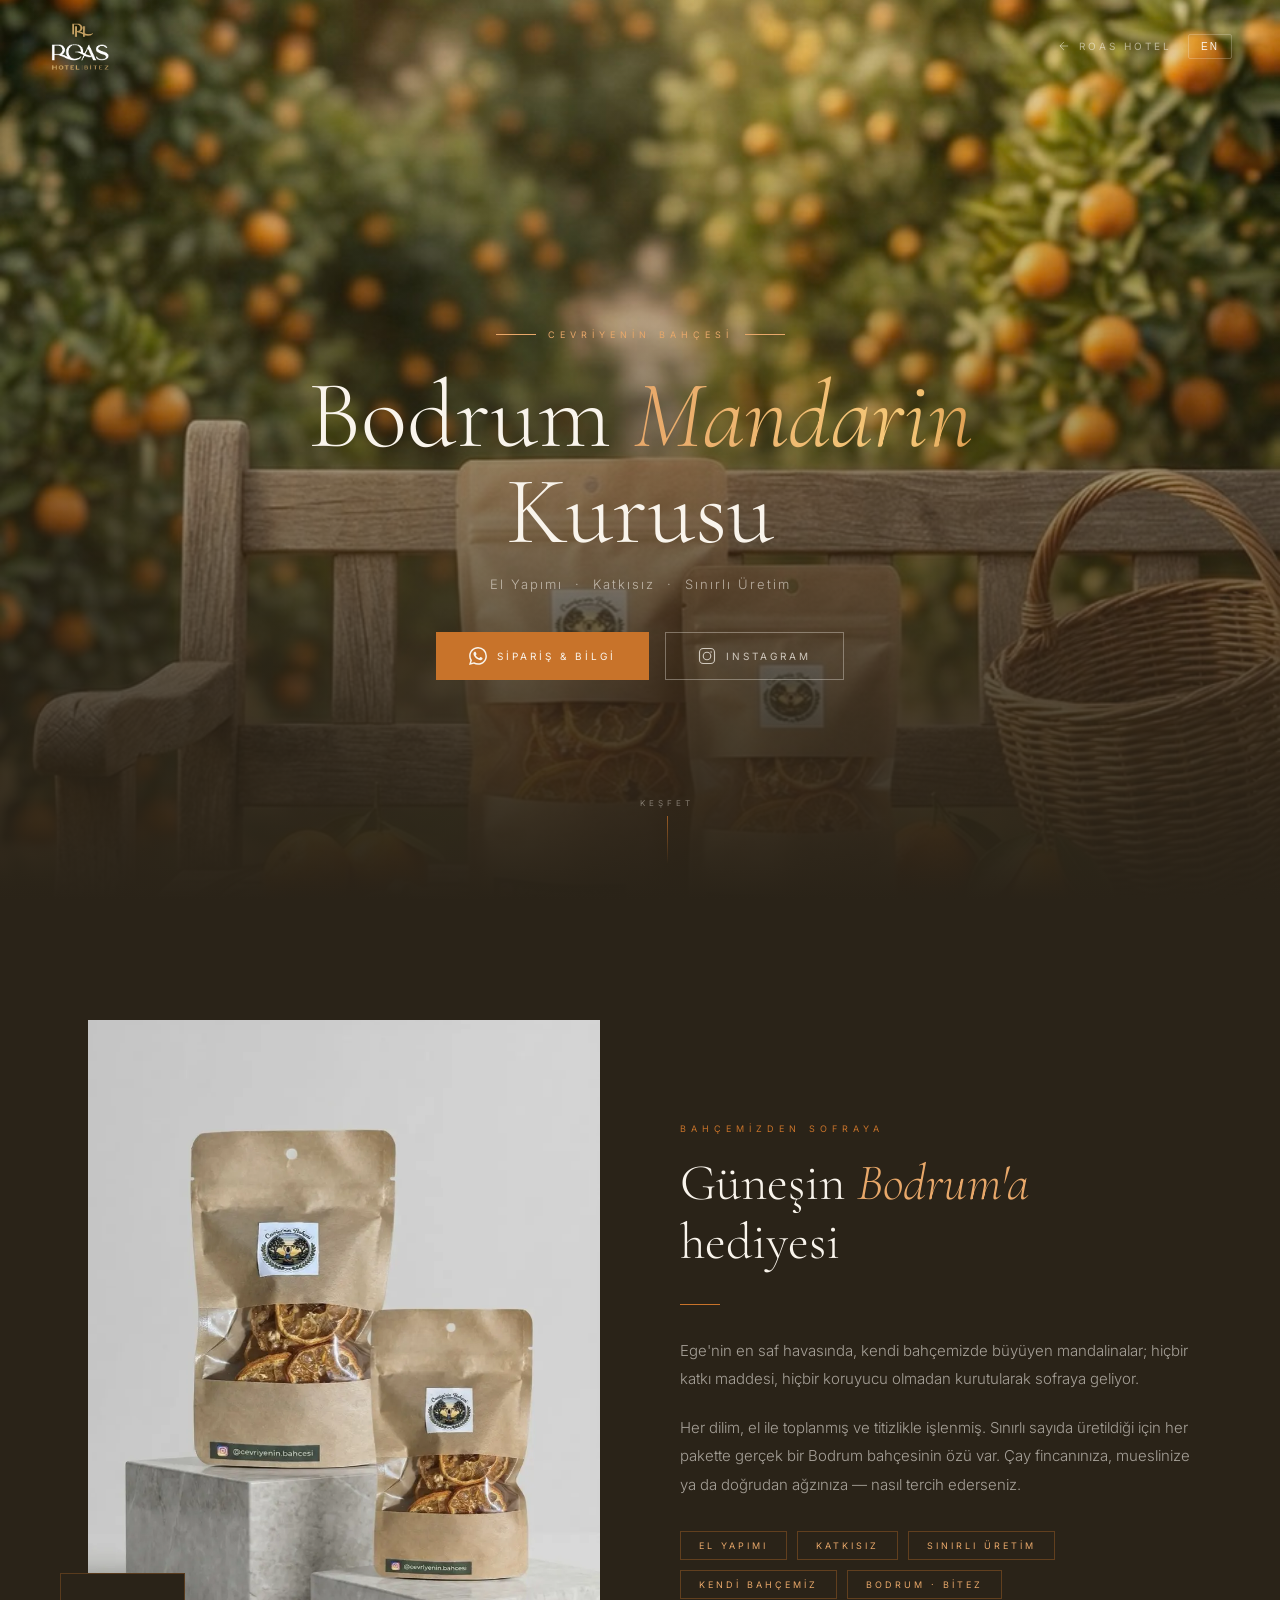
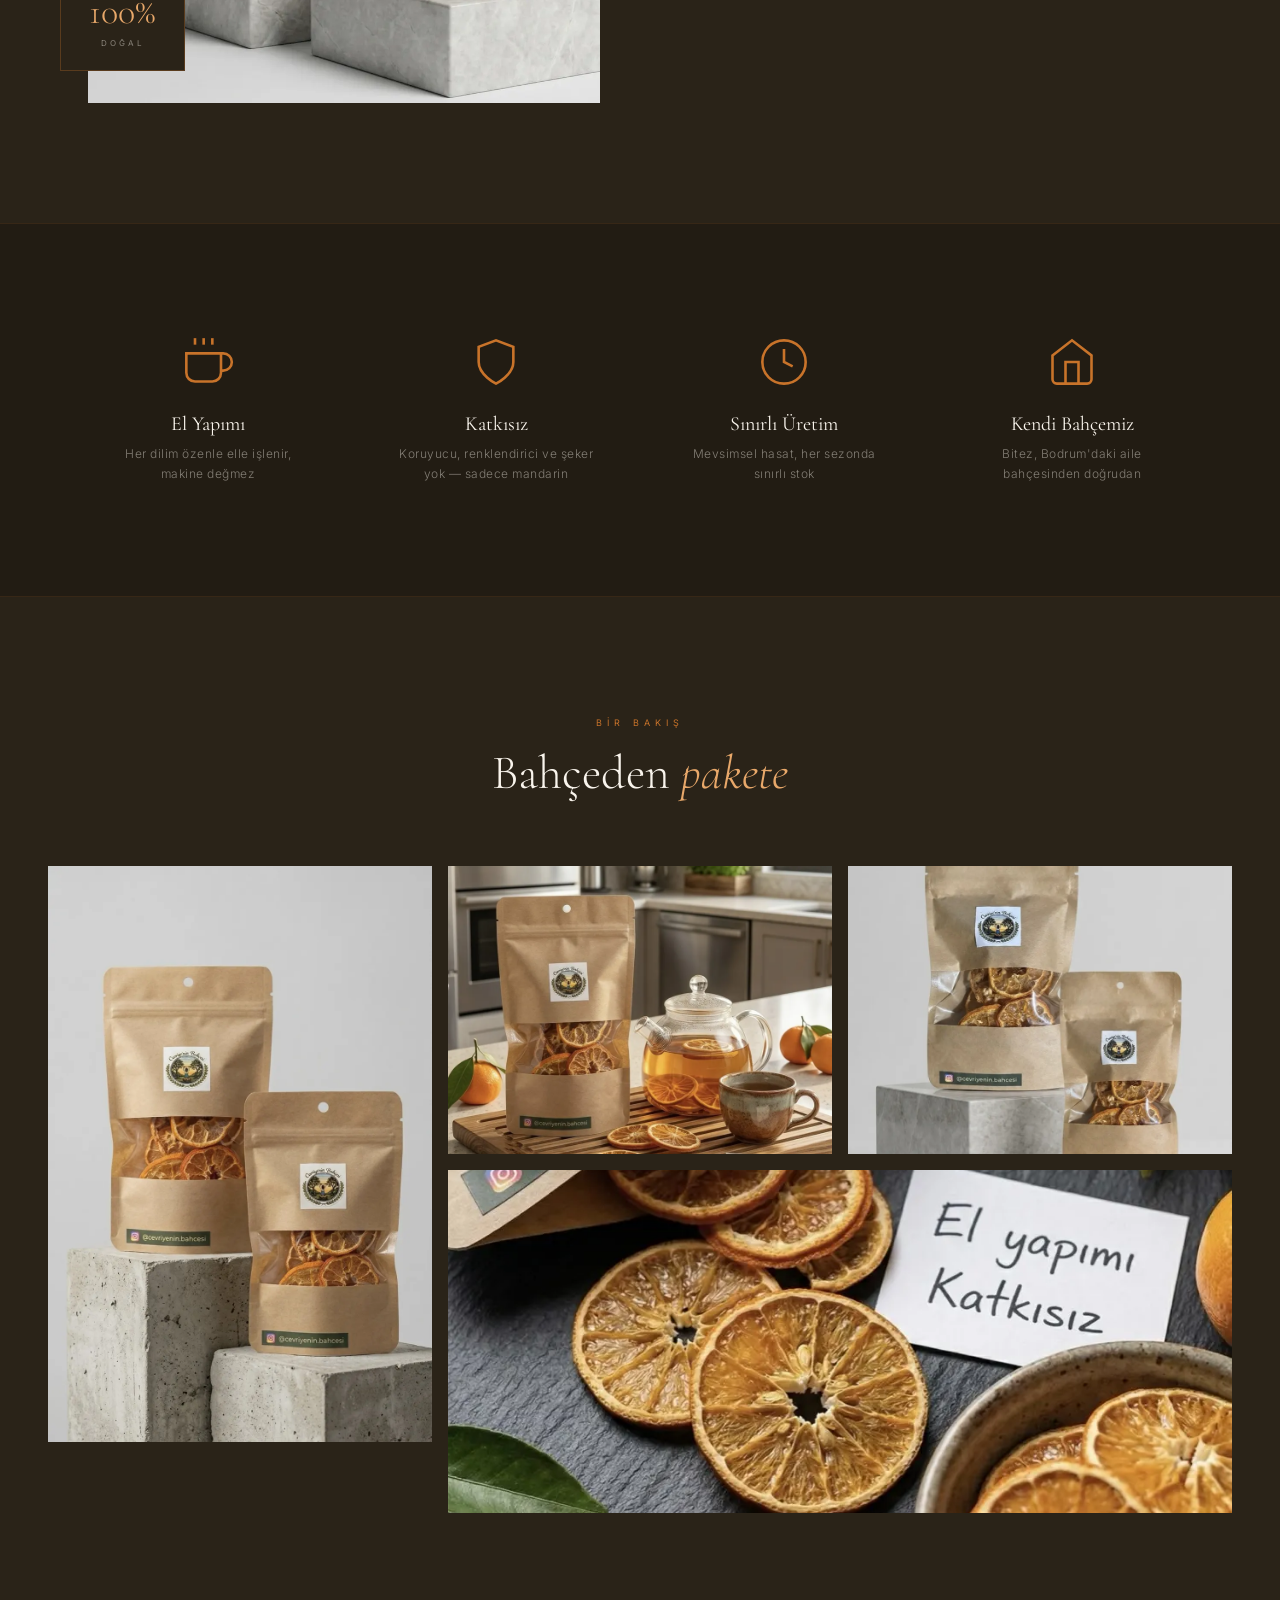
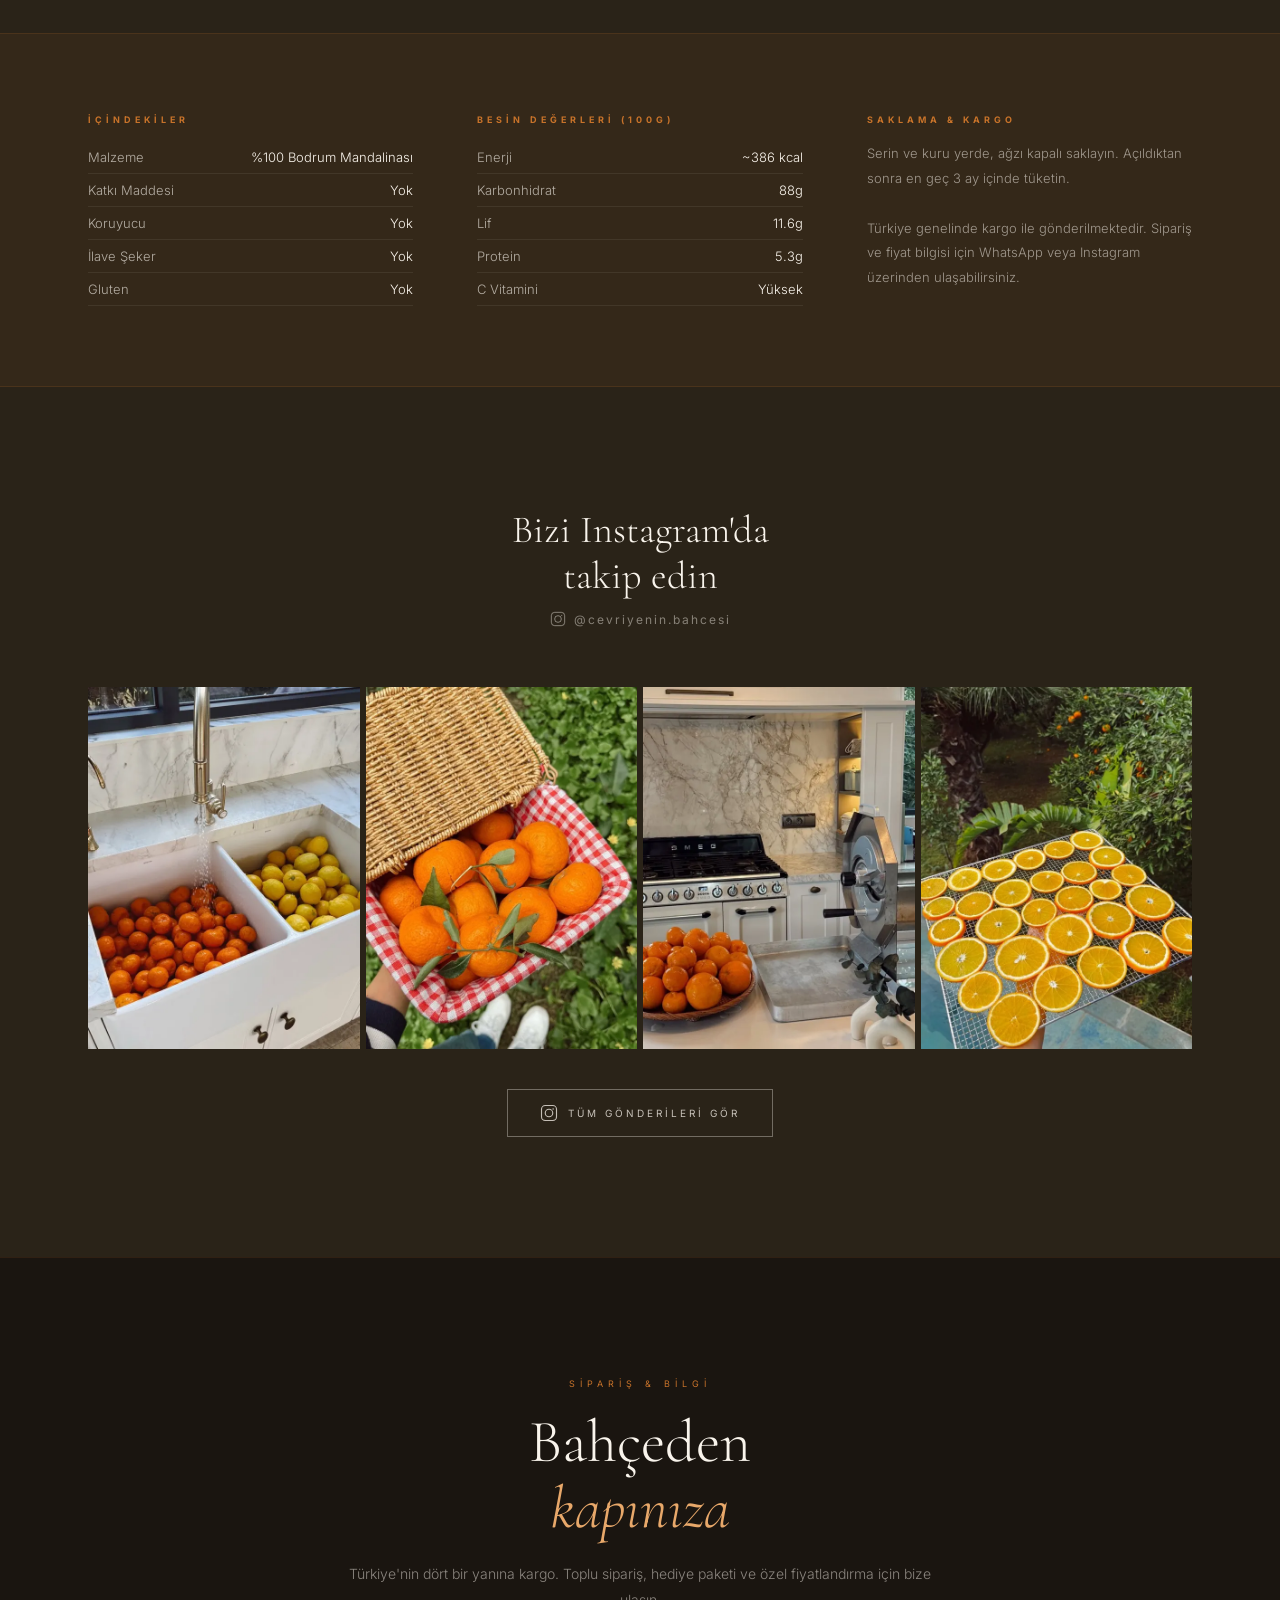
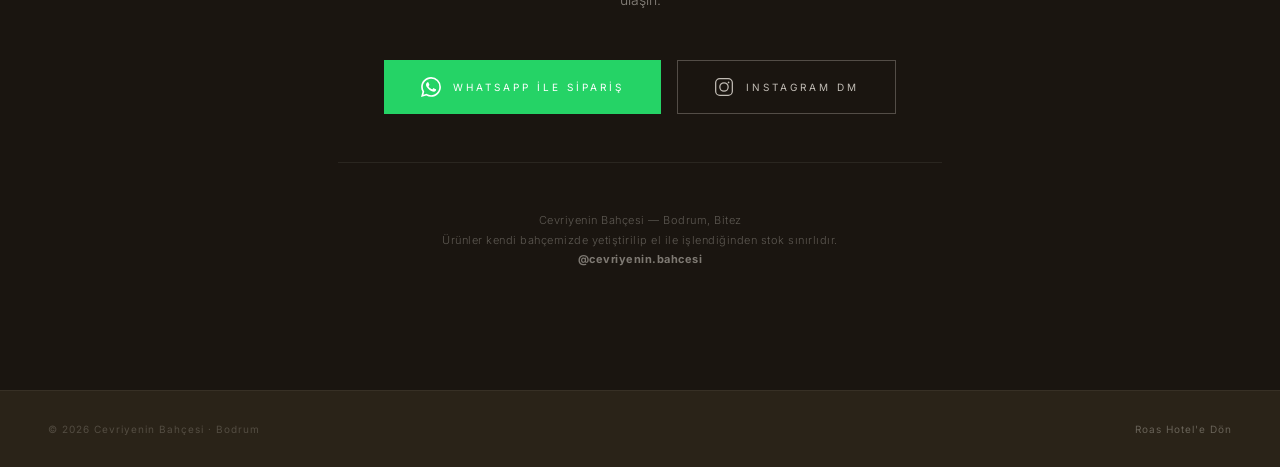
<file: bahcemizden.html>
<!DOCTYPE html>
<html lang="tr">
<head>
  <meta charset="UTF-8" />
  <meta name="viewport" content="width=device-width, initial-scale=1.0" />
  <title>Bahçemizden – Cevriyenin Bahçesi · Bodrum Mandarin Kurusu</title>
  <meta name="description" content="Bodrum'un güneşinde yetişen, el ile toplanan mandalinalardan yapılan doğal, katkısız kurutulmuş mandarin. Cevriyenin Bahçesi." />

  <link rel="icon" type="image/png" href="logoroas.png" />
  <link rel="preconnect" href="https://fonts.googleapis.com" />
  <link rel="preconnect" href="https://fonts.gstatic.com" crossorigin />
  <link href="https://fonts.googleapis.com/css2?family=Cormorant+Garamond:ital,wght@0,300;0,400;0,500;0,600;1,300;1,400&family=Inter:wght@300;400;500&display=swap" rel="stylesheet" />

  <link rel="stylesheet" href="css/base.css" />
  <link rel="stylesheet" href="css/animations.css" />
  <link rel="stylesheet" href="css/components.css" />

  <style>
    /* ── Bahçemizden overrides ── */

    :root {
      --mandarin: #c8732a;
      --mandarin-light: #e8a86a;
      --sage: #4a5c3a;
      --sage-light: #7a9462;
      --earth: #2a2318;
      --parchment: #f9f4ec;
    }

    body {
      background: var(--earth);
    }

    /* ── Minimal nav for this page ── */
    .b-nav {
      position: fixed;
      top: 0; left: 0; right: 0;
      z-index: 1000;
      padding: 20px 48px;
      display: flex;
      align-items: center;
      justify-content: space-between;
      transition: all 0.5s ease;
    }
    .b-nav.scrolled {
      background: rgba(42, 35, 24, 0.96);
      backdrop-filter: blur(20px);
      padding: 14px 48px;
      border-bottom: 1px solid rgba(200, 115, 42, 0.2);
    }
    .b-nav-logo {
      font-family: 'Cormorant Garamond', serif;
      font-size: 13px;
      font-weight: 400;
      letter-spacing: 3px;
      text-transform: uppercase;
      color: var(--parchment);
      text-decoration: none;
      display: flex;
      align-items: center;
      gap: 14px;
    }
    .b-nav-logo img {
      height: 52px;
      width: auto;
      object-fit: contain;
      filter: brightness(1.1);
    }
    .b-nav-back {
      font-size: 10px;
      letter-spacing: 3px;
      text-transform: uppercase;
      color: rgba(249, 244, 236, 0.55);
      text-decoration: none;
      display: flex;
      align-items: center;
      gap: 8px;
      transition: color 0.3s;
      white-space: nowrap;
    }
    .b-nav-back:hover { color: var(--mandarin-light); }
    .b-nav-back svg { width: 14px; height: 14px; flex-shrink: 0; }

    /* ── HERO ── */
    .b-hero {
      position: relative;
      height: 100vh;
      min-height: 680px;
      display: flex;
      align-items: flex-end;
      justify-content: center;
      overflow: hidden;
    }
    .b-hero-bg {
      position: absolute;
      inset: 0;
      background-image: url('mutfak/bahcede.jpg');
      background-size: cover;
      background-position: center 30%;
      animation: kenBurns 24s ease-in-out infinite alternate;
    }
    @keyframes kenBurns {
      from { transform: scale(1); }
      to   { transform: scale(1.06); }
    }
    .b-hero-overlay {
      position: absolute;
      inset: 0;
      background: linear-gradient(
        to bottom,
        rgba(42,35,24,0.1) 0%,
        rgba(42,35,24,0.3) 40%,
        rgba(42,35,24,0.82) 80%,
        rgba(42,35,24,1)   100%
      );
    }
    .b-hero-content {
      position: relative;
      z-index: 2;
      text-align: center;
      padding: 0 24px 100px;
      max-width: 900px;
    }
    .b-brand-badge {
      display: inline-flex;
      align-items: center;
      gap: 12px;
      margin-bottom: 28px;
      opacity: 0;
      animation: fadeUp 1s 0.3s forwards;
    }
    @keyframes fadeUp {
      from { opacity: 0; transform: translateY(20px); }
      to   { opacity: 1; transform: translateY(0); }
    }
    .b-brand-badge::before,
    .b-brand-badge::after {
      content: '';
      display: block;
      width: 40px;
      height: 1px;
      background: var(--mandarin-light);
    }
    .b-brand-badge span {
      font-size: 9px;
      letter-spacing: 5px;
      text-transform: uppercase;
      color: var(--mandarin-light);
    }
    .b-hero-title {
      font-family: 'Cormorant Garamond', serif;
      font-size: clamp(52px, 8vw, 96px);
      font-weight: 300;
      line-height: 1;
      color: var(--parchment);
      margin-bottom: 16px;
      opacity: 0;
      animation: fadeUp 1s 0.5s forwards;
    }
    .b-hero-title em {
      font-style: italic;
      background: linear-gradient(90deg, var(--mandarin-light) 0%, #f5c878 40%, var(--mandarin) 60%, var(--mandarin-light) 100%);
      background-size: 200% auto;
      -webkit-background-clip: text;
      -webkit-text-fill-color: transparent;
      background-clip: text;
      animation: shimmer 4s linear infinite;
    }
    @keyframes shimmer {
      0%   { background-position: -200% center; }
      100% { background-position:  200% center; }
    }
    .b-hero-sub {
      font-size: 13px;
      font-weight: 300;
      letter-spacing: 2px;
      color: rgba(249,244,236,0.6);
      margin-bottom: 40px;
      opacity: 0;
      animation: fadeUp 1s 0.7s forwards;
    }
    .b-hero-cta {
      display: inline-flex;
      gap: 16px;
      flex-wrap: wrap;
      justify-content: center;
      opacity: 0;
      animation: fadeUp 1s 0.9s forwards;
    }
    .b-btn-primary {
      display: inline-flex;
      align-items: center;
      gap: 10px;
      padding: 14px 32px;
      background: var(--mandarin);
      color: var(--parchment);
      font-size: 10px;
      letter-spacing: 3px;
      text-transform: uppercase;
      text-decoration: none;
      transition: all 0.35s ease;
      border: 1px solid var(--mandarin);
    }
    .b-btn-primary:hover {
      background: transparent;
      color: var(--mandarin-light);
    }
    .b-btn-outline {
      display: inline-flex;
      align-items: center;
      gap: 10px;
      padding: 14px 32px;
      border: 1px solid rgba(249,244,236,0.35);
      color: rgba(249,244,236,0.75);
      font-size: 10px;
      letter-spacing: 3px;
      text-transform: uppercase;
      text-decoration: none;
      transition: all 0.35s ease;
    }
    .b-btn-outline:hover {
      border-color: var(--mandarin-light);
      color: var(--mandarin-light);
    }
    .b-btn-primary svg,
    .b-btn-outline svg { width: 18px; height: 18px; }

    /* ── SCROLL INDICATOR ── */
    .b-scroll {
      position: absolute;
      bottom: 36px;
      left: 50%;
      transform: translateX(-50%);
      z-index: 2;
      display: flex;
      flex-direction: column;
      align-items: center;
      gap: 8px;
      opacity: 0;
      animation: fadeUp 1s 1.2s forwards;
    }
    .b-scroll span {
      font-size: 8px;
      letter-spacing: 4px;
      text-transform: uppercase;
      color: rgba(249,244,236,0.4);
    }
    .b-scroll-line {
      width: 1px;
      height: 48px;
      background: linear-gradient(to bottom, rgba(200,115,42,0.7), transparent);
      animation: scrollPulse 2s ease-in-out infinite;
    }
    @keyframes scrollPulse {
      0%, 100% { opacity: 0.4; transform: scaleY(1); }
      50%       { opacity: 1;   transform: scaleY(1.15); }
    }

    /* ── STORY ── */
    .b-story {
      padding: 120px 0;
      display: grid;
      grid-template-columns: 1fr 1fr;
      gap: 80px;
      align-items: center;
      max-width: 1200px;
      margin: 0 auto;
      padding-left: 48px;
      padding-right: 48px;
    }
    .b-story-img {
      position: relative;
      aspect-ratio: 3/4;
      overflow: visible;        /* badge taşabilsin */
    }
    .b-story-img-inner {
      width: 100%;
      height: 100%;
      overflow: hidden;         /* sadece fotoğrafı clip'le */
      position: relative;
    }
    .b-story-img img {
      width: 100%;
      height: 100%;
      object-fit: cover;
      object-position: center center;
      display: block;
      transition: transform 0.8s ease;
    }
    .b-story-img:hover img { transform: scale(1.03); }
    .b-story-img-badge {
      position: absolute;
      bottom: 32px;
      left: -28px;
      background: var(--earth);
      border: 1px solid rgba(200,115,42,0.3);
      padding: 20px 28px;
      text-align: center;
      z-index: 2;
    }
    .b-story-img-badge strong {
      display: block;
      font-family: 'Cormorant Garamond', serif;
      font-size: 36px;
      font-weight: 300;
      color: var(--mandarin-light);
      line-height: 1;
    }
    .b-story-img-badge span {
      font-size: 8px;
      letter-spacing: 3px;
      text-transform: uppercase;
      color: rgba(249,244,236,0.45);
    }
    .b-story-text {}
    .b-story-eyebrow {
      display: block;
      font-size: 9px;
      letter-spacing: 5px;
      text-transform: uppercase;
      color: var(--mandarin);
      margin-bottom: 20px;
    }
    .b-story-title {
      font-family: 'Cormorant Garamond', serif;
      font-size: clamp(36px, 4vw, 52px);
      font-weight: 300;
      color: var(--parchment);
      line-height: 1.15;
      margin-bottom: 28px;
    }
    .b-story-title em {
      font-style: italic;
      color: var(--mandarin-light);
    }
    .b-story-body {
      color: rgba(249,244,236,0.6);
      font-size: 15px;
      font-weight: 300;
      line-height: 1.9;
      margin-bottom: 20px;
    }
    .b-story-divider {
      width: 40px;
      height: 1px;
      background: var(--mandarin);
      margin: 32px 0;
    }
    .b-story-tags {
      display: flex;
      flex-wrap: wrap;
      gap: 10px;
      margin-top: 32px;
    }
    .b-tag {
      padding: 8px 18px;
      border: 1px solid rgba(200,115,42,0.35);
      font-size: 9px;
      letter-spacing: 3px;
      text-transform: uppercase;
      color: var(--mandarin-light);
    }

    /* ── FEATURES ── */
    .b-features {
      padding: 80px 0;
      background: rgba(0,0,0,0.2);
      border-top: 1px solid rgba(200,115,42,0.12);
      border-bottom: 1px solid rgba(200,115,42,0.12);
    }
    .b-features-inner {
      max-width: 1200px;
      margin: 0 auto;
      padding: 0 48px;
      display: grid;
      grid-template-columns: repeat(4, 1fr);
      gap: 48px;
    }
    .b-feature {
      text-align: center;
      padding: 32px 20px;
    }
    .b-feature-icon {
      width: 52px;
      height: 52px;
      margin: 0 auto 20px;
      color: var(--mandarin);
    }
    .b-feature h4 {
      font-family: 'Cormorant Garamond', serif;
      font-size: 20px;
      font-weight: 400;
      color: var(--parchment);
      margin-bottom: 8px;
    }
    .b-feature p {
      font-size: 12px;
      font-weight: 300;
      color: rgba(249,244,236,0.45);
      letter-spacing: 0.5px;
      line-height: 1.7;
    }

    /* Features slideshow — globally hidden, shown only on mobile */
    .b-features-slideshow { display: none !important; }
    .b-features-dots      { display: none !important; }

    /* ── GALLERY ── */
    .b-gallery {
      padding: 120px 0;
      max-width: 1400px;
      margin: 0 auto;
      padding-left: 48px;
      padding-right: 48px;
    }
    .b-gallery-header {
      text-align: center;
      margin-bottom: 64px;
    }
    .b-gallery-eyebrow {
      display: block;
      font-size: 9px;
      letter-spacing: 5px;
      text-transform: uppercase;
      color: var(--mandarin);
      margin-bottom: 16px;
    }
    .b-gallery-title {
      font-family: 'Cormorant Garamond', serif;
      font-size: clamp(32px, 4vw, 48px);
      font-weight: 300;
      color: var(--parchment);
    }
    .b-gallery-grid {
      display: grid;
      grid-template-columns: repeat(3, 1fr);
      grid-template-rows: auto;
      gap: 16px;
    }
    .b-gallery-item {
      overflow: hidden;
      position: relative;
      cursor: pointer;
    }
    .b-gallery-item img {
      width: 100%;
      height: 100%;
      object-fit: cover;
      display: block;
      transition: transform 0.7s cubic-bezier(0.25,0.46,0.45,0.94);
    }
    .b-gallery-item:hover img { transform: scale(1.05); }
    .b-gallery-item:nth-child(1) { grid-column: 1 / 2; grid-row: 1 / 3; aspect-ratio: 2/3; }
    .b-gallery-item:nth-child(2) { grid-column: 2 / 3; aspect-ratio: 4/3; }
    .b-gallery-item:nth-child(3) { grid-column: 3 / 4; aspect-ratio: 4/3; }
    .b-gallery-item:nth-child(4) { grid-column: 2 / 4; aspect-ratio: 16/7; }
    .b-gallery-mobile { display: none; }

    /* ── USAGE ── */
    .b-usage {
      padding: 120px 0;
      max-width: 1200px;
      margin: 0 auto;
      padding-left: 48px;
      padding-right: 48px;
    }
    .b-usage-header {
      display: grid;
      grid-template-columns: 1fr 1fr;
      gap: 80px;
      align-items: end;
      margin-bottom: 64px;
    }
    .b-usage-title {
      font-family: 'Cormorant Garamond', serif;
      font-size: clamp(32px, 4vw, 52px);
      font-weight: 300;
      color: var(--parchment);
      line-height: 1.15;
    }
    .b-usage-title em { font-style: italic; color: var(--mandarin-light); }
    .b-usage-desc {
      font-size: 14px;
      font-weight: 300;
      color: rgba(249,244,236,0.55);
      line-height: 1.9;
    }
    .b-usage-cards {
      display: grid;
      grid-template-columns: repeat(4, 1fr);
      gap: 2px;
    }
    .b-usage-card {
      padding: 40px 28px;
      background: rgba(255,255,255,0.03);
      border: 1px solid rgba(200,115,42,0.1);
      transition: all 0.35s ease;
      position: relative;
      overflow: hidden;
    }
    .b-usage-card::before {
      content: '';
      position: absolute;
      bottom: 0; left: 0; right: 0;
      height: 2px;
      background: var(--mandarin);
      transform: scaleX(0);
      transition: transform 0.35s ease;
    }
    .b-usage-card:hover { background: rgba(200,115,42,0.06); }
    .b-usage-card:hover::before { transform: scaleX(1); }
    .b-usage-card-num {
      font-family: 'Cormorant Garamond', serif;
      font-size: 48px;
      font-weight: 300;
      color: rgba(200,115,42,0.2);
      line-height: 1;
      margin-bottom: 16px;
    }
    .b-usage-card h4 {
      font-family: 'Cormorant Garamond', serif;
      font-size: 22px;
      font-weight: 400;
      color: var(--parchment);
      margin-bottom: 10px;
    }
    .b-usage-card p {
      font-size: 12px;
      font-weight: 300;
      color: rgba(249,244,236,0.45);
      line-height: 1.8;
    }

    /* ── INFO STRIP ── */
    .b-info {
      padding: 80px 0;
      background: rgba(200,115,42,0.06);
      border-top: 1px solid rgba(200,115,42,0.15);
      border-bottom: 1px solid rgba(200,115,42,0.15);
    }
    .b-info-inner {
      max-width: 1200px;
      margin: 0 auto;
      padding: 0 48px;
      display: grid;
      grid-template-columns: 1fr 1fr 1fr;
      gap: 64px;
    }
    .b-info-block h4 {
      font-size: 9px;
      letter-spacing: 4px;
      text-transform: uppercase;
      color: var(--mandarin);
      margin-bottom: 16px;
    }
    .b-info-block ul {
      list-style: none;
    }
    .b-info-block ul li {
      display: flex;
      justify-content: space-between;
      padding: 8px 0;
      border-bottom: 1px solid rgba(249,244,236,0.07);
      font-size: 13px;
      font-weight: 300;
      color: rgba(249,244,236,0.65);
    }
    .b-info-block ul li span {
      color: var(--parchment);
    }
    .b-info-block p {
      font-size: 13px;
      font-weight: 300;
      color: rgba(249,244,236,0.55);
      line-height: 1.9;
    }

    /* ── INSTAGRAM ── */
    .b-insta {
      padding: 120px 0;
      max-width: 1200px;
      margin: 0 auto;
      padding-left: 48px;
      padding-right: 48px;
    }
    .b-insta-header {
      text-align: center;
      margin-bottom: 56px;
    }
    .b-insta-title {
      font-family: 'Cormorant Garamond', serif;
      font-size: clamp(28px, 3vw, 42px);
      font-weight: 300;
      color: var(--parchment);
      margin-bottom: 12px;
    }
    .b-insta-handle {
      display: inline-flex;
      align-items: center;
      gap: 8px;
      font-size: 12px;
      letter-spacing: 2px;
      color: rgba(249,244,236,0.45);
      text-decoration: none;
      transition: color 0.3s;
    }
    .b-insta-handle:hover { color: var(--mandarin-light); }
    .b-insta-handle svg { width: 16px; height: 16px; }

    /* ── Instagram grid (desktop) ── */
    .b-insta-feed { margin-bottom: 40px; }

    .b-insta-grid {
      display: grid;
      grid-template-columns: repeat(4, 1fr);
      gap: 6px;
    }
    .b-insta-grid-item {
      position: relative;
      aspect-ratio: 3/4;
      overflow: hidden;
      display: block;
      text-decoration: none;
    }
    .b-insta-grid-item img {
      width: 100%;
      height: 100%;
      object-fit: cover;
      transition: transform 0.7s cubic-bezier(0.25,0.46,0.45,0.94);
      display: block;
    }
    .b-insta-grid-item:hover img { transform: scale(1.05); }
    .b-insta-grid-overlay {
      position: absolute;
      inset: 0;
      background: rgba(42,35,24,0.55);
      display: flex;
      flex-direction: column;
      align-items: center;
      justify-content: center;
      gap: 8px;
      opacity: 0;
      transition: opacity 0.4s ease;
    }
    .b-insta-grid-item:hover .b-insta-grid-overlay { opacity: 1; }
    .b-insta-grid-overlay svg { width: 28px; height: 28px; color: var(--parchment); }
    .b-insta-grid-overlay span {
      font-size: 9px;
      letter-spacing: 3px;
      text-transform: uppercase;
      color: var(--parchment);
    }

    /* ── Instagram slideshow (mobile) ── */
    .b-insta-slideshow {
      display: none;
      position: relative;
      aspect-ratio: 3/4;
      overflow: hidden;
    }
    .b-insta-slide {
      position: absolute;
      inset: 0;
      opacity: 0;
      transition: opacity 0.9s ease;
    }
    .b-insta-slide.active { opacity: 1; }
    .b-insta-slide img {
      width: 100%;
      height: 100%;
      object-fit: cover;
      display: block;
    }
    .b-insta-dots {
      display: none;
      justify-content: center;
      gap: 8px;
      margin-top: 16px;
    }
    .b-insta-dot {
      width: 6px;
      height: 6px;
      border-radius: 50%;
      background: rgba(249,244,236,0.2);
      transition: background 0.3s;
      cursor: pointer;
    }
    .b-insta-dot.active { background: var(--mandarin); }

    .b-insta-cta { text-align: center; }

    @media (max-width: 700px) {
      .b-insta-grid    { display: none; }
      .b-insta-slideshow { display: block; }
      .b-insta-dots    { display: flex; }
    }

    /* ── CTA / CONTACT ── */
    .b-contact {
      padding: 120px 0;
      background: #1a1510;
      border-top: 1px solid rgba(200,115,42,0.12);
    }
    .b-contact-inner {
      max-width: 700px;
      margin: 0 auto;
      padding: 0 48px;
      text-align: center;
    }
    .b-contact-eyebrow {
      display: block;
      font-size: 9px;
      letter-spacing: 5px;
      text-transform: uppercase;
      color: var(--mandarin);
      margin-bottom: 20px;
    }
    .b-contact-title {
      font-family: 'Cormorant Garamond', serif;
      font-size: clamp(36px, 5vw, 60px);
      font-weight: 300;
      color: var(--parchment);
      line-height: 1.1;
      margin-bottom: 20px;
    }
    .b-contact-title em { font-style: italic; color: var(--mandarin-light); }
    .b-contact-sub {
      font-size: 14px;
      font-weight: 300;
      color: rgba(249,244,236,0.5);
      line-height: 1.8;
      margin-bottom: 48px;
    }
    .b-contact-btns {
      display: flex;
      justify-content: center;
      gap: 16px;
      flex-wrap: wrap;
    }
    .b-btn-whatsapp {
      display: inline-flex;
      align-items: center;
      gap: 12px;
      padding: 16px 36px;
      background: #25D366;
      color: #fff;
      font-size: 10px;
      letter-spacing: 3px;
      text-transform: uppercase;
      text-decoration: none;
      transition: all 0.35s ease;
      border: 1px solid #25D366;
    }
    .b-btn-whatsapp:hover { background: transparent; color: #25D366; }
    .b-btn-whatsapp svg { width: 20px; height: 20px; }
    .b-btn-insta {
      display: inline-flex;
      align-items: center;
      gap: 12px;
      padding: 16px 36px;
      border: 1px solid rgba(249,244,236,0.25);
      color: rgba(249,244,236,0.75);
      font-size: 10px;
      letter-spacing: 3px;
      text-transform: uppercase;
      text-decoration: none;
      transition: all 0.35s ease;
    }
    .b-btn-insta:hover { border-color: var(--mandarin-light); color: var(--mandarin-light); }
    .b-btn-insta svg { width: 20px; height: 20px; }
    .b-contact-note {
      margin-top: 48px;
      padding-top: 48px;
      border-top: 1px solid rgba(249,244,236,0.07);
    }
    .b-contact-note p {
      font-size: 11px;
      font-weight: 300;
      color: rgba(249,244,236,0.3);
      letter-spacing: 0.5px;
      line-height: 1.8;
    }

    /* ── FOOTER ── */
    .b-footer {
      padding: 32px 48px;
      display: flex;
      align-items: center;
      justify-content: space-between;
      border-top: 1px solid rgba(249,244,236,0.06);
    }
    .b-footer p {
      font-size: 10px;
      letter-spacing: 1px;
      color: rgba(249,244,236,0.2);
    }
    .b-footer a {
      font-size: 10px;
      letter-spacing: 1px;
      color: rgba(249,244,236,0.3);
      text-decoration: none;
      transition: color 0.3s;
    }
    .b-footer a:hover { color: var(--mandarin-light); }

    /* ── RESPONSIVE ── */
    @media (max-width: 900px) {
      .b-nav { padding: 16px 20px; }
      .b-nav.scrolled { padding: 12px 20px; }
      .b-nav-logo { display: none; }          /* mobilde logo gizle */
      .b-nav-back {
        font-size: 9px;
        letter-spacing: 2px;
        gap: 8px;
        color: rgba(249,244,236,0.7);
      }

      .b-story {
        grid-template-columns: 1fr;
        padding-left: 24px;
        padding-right: 24px;
        gap: 48px;
      }
      .b-story-img-badge { left: 0; }
      .b-features-inner { grid-template-columns: repeat(2, 1fr); }
      .b-gallery { padding-left: 24px; padding-right: 24px; }
      .b-info-inner {
        grid-template-columns: 1fr;
        padding: 0 24px;
      }
      .b-insta { padding-left: 24px; padding-right: 24px; }
      .b-contact-inner { padding: 0 24px; }
      .b-footer { padding: 24px; flex-direction: column; gap: 12px; text-align: center; }
    }
    @media (max-width: 600px) {
      /* Features mobil slideshow */
      .b-features-inner { display: none !important; }
      #featSlideshow {
        display: block !important;
        position: relative;
        min-height: 240px;
      }
      .b-features-slide {
        position: absolute;
        inset: 0;
        opacity: 0;
        transition: opacity 0.9s ease;
        display: flex;
        align-items: center;
        justify-content: center;
      }
      .b-features-slide.active { opacity: 1; }
      #featDots {
        display: flex !important;
        justify-content: center;
        gap: 8px;
        margin-top: 16px;
        padding-bottom: 8px;
      }
      .b-features-dot {
        width: 6px; height: 6px;
        border-radius: 50%;
        background: rgba(249,244,236,0.2);
        transition: background 0.3s;
        cursor: pointer;
      }
      .b-features-dot.active { background: var(--mandarin); }

      /* Galeri mobilden: sadece toplu.jpg (b-gallery-mobile), portrait */
      .b-gallery-grid { display: block; }
      .b-gallery-desktop { display: none !important; }
      .b-gallery-item:nth-child(1),
      .b-gallery-item:nth-child(2),
      .b-gallery-item:nth-child(3) { display: none; }
      .b-gallery-mobile {
        display: block !important;
        aspect-ratio: 3/5;
        width: 100%;
      }
      .b-gallery-mobile img { width: 100%; height: 100%; object-fit: cover; object-position: center top; }
    }
  </style>
  <link rel="canonical" href="https://roashotel.com/bahcemizden.html" />
  <meta name="theme-color" content="#1c1a17" />
  <link rel="apple-touch-icon" href="logoroas.png" />
  <meta property="og:type" content="website" />
  <meta property="og:title" content="Bahçemizden — Roas Hotel" />
  <meta property="og:description" content="Roas Hotel Bahçemizden: Bitez bahçesinden taze ürünlerle hazırlanan lezzetler." />
  <meta property="og:url" content="https://roashotel.com/bahcemizden.html" />
  <meta property="og:image" content="https://roashotel.com/images/hero-bg.jpg" />
  <meta property="og:locale" content="tr_TR" />
  <meta name="twitter:card" content="summary_large_image" />
  <meta name="twitter:title" content="Bahçemizden — Roas Hotel" />
  <meta name="twitter:description" content="Roas Hotel Bahçemizden: Bitez bahçesinden taze ürünlerle hazırlanan lezzetler." />
</head>
<body>

  <!-- ── NAV ── -->
  <div class="b-nav" id="bNav">
    <a href="index.html" class="b-nav-logo">
      <img src="logoroas.png" alt="Roas Hotel" />
    </a>
    <div style="display:flex;align-items:center;gap:16px;">
      <a href="index.html" class="b-nav-back" data-i18n="bahce_nav_back">
        <svg viewBox="0 0 24 24" fill="none" stroke="currentColor" stroke-width="1.5">
          <path d="M19 12H5M12 5l-7 7 7 7"/>
        </svg>
        Roas Hotel
      </a>
      <button id="langToggle" aria-label="Switch to English"
              style="background:transparent;border:1px solid rgba(249,244,236,0.25);color:var(--parchment);font-size:10px;font-weight:500;letter-spacing:2px;padding:6px 12px;cursor:pointer;transition:all .3s;border-radius:2px;">EN</button>
    </div>
  </div>

  <!-- ── HERO ── -->
  <section class="b-hero">
    <div class="b-hero-bg"></div>
    <div class="b-hero-overlay"></div>
    <div class="b-hero-content">
      <div class="b-brand-badge">
        <span data-i18n="bahce_brand">Cevriyenin Bahçesi</span>
      </div>
      <h1 class="b-hero-title">Bodrum <em>Mandarin</em><br>Kurusu</h1>
      <p class="b-hero-sub">El Yapımı &nbsp;·&nbsp; Katkısız &nbsp;·&nbsp; Sınırlı Üretim</p>
      <div class="b-hero-cta">
        <a href="https://wa.me/905449319530?text=Merhaba,%20Bodrum%20Mandarin%20Kurusu%20hakkında%20bilgi%20almak%20istiyorum."
           target="_blank" class="b-btn-primary" rel="noopener noreferrer">
          <svg viewBox="0 0 24 24" fill="currentColor">
            <path d="M17.472 14.382c-.297-.149-1.758-.867-2.03-.967-.273-.099-.471-.148-.67.15-.197.297-.767.966-.94 1.164-.173.199-.347.223-.644.075-.297-.15-1.255-.463-2.39-1.475-.883-.788-1.48-1.761-1.653-2.059-.173-.297-.018-.458.13-.606.134-.133.298-.347.446-.52.149-.174.198-.298.298-.497.099-.198.05-.371-.025-.52-.075-.149-.669-1.612-.916-2.207-.242-.579-.487-.5-.669-.51-.173-.008-.371-.01-.57-.01-.198 0-.52.074-.792.372-.272.297-1.04 1.016-1.04 2.479 0 1.462 1.065 2.875 1.213 3.074.149.198 2.096 3.2 5.077 4.487.709.306 1.262.489 1.694.625.712.227 1.36.195 1.871.118.571-.085 1.758-.719 2.006-1.413.248-.694.248-1.289.173-1.413-.074-.124-.272-.198-.57-.347m-5.421 7.403h-.004a9.87 9.87 0 01-5.031-1.378l-.361-.214-3.741.982.998-3.648-.235-.374a9.86 9.86 0 01-1.51-5.26c.001-5.45 4.436-9.884 9.888-9.884 2.64 0 5.122 1.03 6.988 2.898a9.825 9.825 0 012.893 6.994c-.003 5.45-4.437 9.884-9.885 9.884m8.413-18.297A11.815 11.815 0 0012.05 0C5.495 0 .16 5.335.157 11.892c0 2.096.547 4.142 1.588 5.945L.057 24l6.305-1.654a11.882 11.882 0 005.683 1.448h.005c6.554 0 11.89-5.335 11.893-11.893a11.821 11.821 0 00-3.48-8.413z"/>
          </svg>
          <span data-i18n="bahce_btn_order">Sipariş &amp; Bilgi</span>
        </a>
        <a href="https://www.instagram.com/cevriyenin.bahcesi" target="_blank" class="b-btn-outline" rel="noopener noreferrer">
          <svg viewBox="0 0 24 24" fill="none" stroke="currentColor" stroke-width="1.5">
            <rect x="2" y="2" width="20" height="20" rx="5" ry="5"/>
            <circle cx="12" cy="12" r="5"/>
            <circle cx="17.5" cy="6.5" r="1" fill="currentColor" stroke="none"/>
          </svg>
          Instagram
        </a>
      </div>
    </div>
    <div class="b-scroll">
      <span data-i18n="bahce_btn_story">Keşfet</span>
      <div class="b-scroll-line"></div>
    </div>
  </section>

  <!-- ── STORY ── -->
  <div class="b-story">
    <div class="b-story-img reveal-left">
      <div class="b-story-img-inner">
        <picture><source srcset="mutfak/urunler-sade.webp" type="image/webp"><img src="mutfak/urunler-sade.jpg" alt="Bodrum Mandarin Kurusu — El Yapımı Katkısız" ></picture>
      </div>
      <div class="b-story-img-badge">
        <strong>100%</strong>
        <span>Doğal</span>
      </div>
    </div>
    <div class="b-story-text reveal-right">
      <span class="b-story-eyebrow">Bahçemizden Sofraya</span>
      <h2 class="b-story-title">Güneşin <em>Bodrum'a</em><br>hediyesi</h2>
      <div class="b-story-divider"></div>
      <p class="b-story-body">
        Ege'nin en saf havasında, kendi bahçemizde büyüyen mandalinalar; hiçbir katkı maddesi, hiçbir koruyucu olmadan kurutularak sofraya geliyor.
      </p>
      <p class="b-story-body">
        Her dilim, el ile toplanmış ve titizlikle işlenmiş. Sınırlı sayıda üretildiği için her pakette gerçek bir Bodrum bahçesinin özü var. Çay fincanınıza, mueslinize ya da doğrudan ağzınıza — nasıl tercih ederseniz.
      </p>
      <div class="b-story-tags">
        <span class="b-tag">El Yapımı</span>
        <span class="b-tag">Katkısız</span>
        <span class="b-tag">Sınırlı Üretim</span>
        <span class="b-tag">Kendi Bahçemiz</span>
        <span class="b-tag">Bodrum · Bitez</span>
      </div>
    </div>
  </div>

  <!-- ── FEATURES ── -->
  <div class="b-features">
    <!-- Desktop: 4'lü grid -->
    <div class="b-features-inner">
      <div class="b-feature reveal delay-1">
        <svg class="b-feature-icon" viewBox="0 0 24 24" fill="none" stroke="currentColor" stroke-width="1.2">
          <path d="M18 8h1a4 4 0 0 1 0 8h-1"/>
          <path d="M2 8h16v9a4 4 0 0 1-4 4H6a4 4 0 0 1-4-4V8z"/>
          <line x1="6" y1="1" x2="6" y2="4"/>
          <line x1="10" y1="1" x2="10" y2="4"/>
          <line x1="14" y1="1" x2="14" y2="4"/>
        </svg>
        <h4>El Yapımı</h4>
        <p>Her dilim özenle elle işlenir, makine değmez</p>
      </div>
      <div class="b-feature reveal delay-2">
        <svg class="b-feature-icon" viewBox="0 0 24 24" fill="none" stroke="currentColor" stroke-width="1.2">
          <path d="M12 22s8-4 8-10V5l-8-3-8 3v7c0 6 8 10 8 10z"/>
        </svg>
        <h4>Katkısız</h4>
        <p>Koruyucu, renklendirici ve şeker yok — sadece mandarin</p>
      </div>
      <div class="b-feature reveal delay-3">
        <svg class="b-feature-icon" viewBox="0 0 24 24" fill="none" stroke="currentColor" stroke-width="1.2">
          <circle cx="12" cy="12" r="10"/>
          <path d="M12 6v6l4 2"/>
        </svg>
        <h4>Sınırlı Üretim</h4>
        <p>Mevsimsel hasat, her sezonda sınırlı stok</p>
      </div>
      <div class="b-feature reveal delay-4">
        <svg class="b-feature-icon" viewBox="0 0 24 24" fill="none" stroke="currentColor" stroke-width="1.2">
          <path d="M3 9l9-7 9 7v11a2 2 0 0 1-2 2H5a2 2 0 0 1-2-2z"/>
          <polyline points="9 22 9 12 15 12 15 22"/>
        </svg>
        <h4>Kendi Bahçemiz</h4>
        <p>Bitez, Bodrum'daki aile bahçesinden doğrudan</p>
      </div>
    </div>

    <!-- Mobil: fade slideshow -->
    <div class="b-features-slideshow" id="featSlideshow">
      <div class="b-features-slide active">
        <div class="b-feature">
          <svg class="b-feature-icon" viewBox="0 0 24 24" fill="none" stroke="currentColor" stroke-width="1.2">
            <path d="M18 8h1a4 4 0 0 1 0 8h-1"/>
            <path d="M2 8h16v9a4 4 0 0 1-4 4H6a4 4 0 0 1-4-4V8z"/>
            <line x1="6" y1="1" x2="6" y2="4"/>
            <line x1="10" y1="1" x2="10" y2="4"/>
            <line x1="14" y1="1" x2="14" y2="4"/>
          </svg>
          <h4>El Yapımı</h4>
          <p>Her dilim özenle elle işlenir, makine değmez</p>
        </div>
      </div>
      <div class="b-features-slide">
        <div class="b-feature">
          <svg class="b-feature-icon" viewBox="0 0 24 24" fill="none" stroke="currentColor" stroke-width="1.2">
            <path d="M12 22s8-4 8-10V5l-8-3-8 3v7c0 6 8 10 8 10z"/>
          </svg>
          <h4>Katkısız</h4>
          <p>Koruyucu, renklendirici ve şeker yok — sadece mandarin</p>
        </div>
      </div>
      <div class="b-features-slide">
        <div class="b-feature">
          <svg class="b-feature-icon" viewBox="0 0 24 24" fill="none" stroke="currentColor" stroke-width="1.2">
            <circle cx="12" cy="12" r="10"/>
            <path d="M12 6v6l4 2"/>
          </svg>
          <h4>Sınırlı Üretim</h4>
          <p>Mevsimsel hasat, her sezonda sınırlı stok</p>
        </div>
      </div>
      <div class="b-features-slide">
        <div class="b-feature">
          <svg class="b-feature-icon" viewBox="0 0 24 24" fill="none" stroke="currentColor" stroke-width="1.2">
            <path d="M3 9l9-7 9 7v11a2 2 0 0 1-2 2H5a2 2 0 0 1-2-2z"/>
            <polyline points="9 22 9 12 15 12 15 22"/>
          </svg>
          <h4>Kendi Bahçemiz</h4>
          <p>Bitez, Bodrum'daki aile bahçesinden doğrudan</p>
        </div>
      </div>
    </div>
    <div class="b-features-dots" id="featDots">
      <div class="b-features-dot active" data-index="0"></div>
      <div class="b-features-dot" data-index="1"></div>
      <div class="b-features-dot" data-index="2"></div>
      <div class="b-features-dot" data-index="3"></div>
    </div>
  </div>

  <!-- ── GALLERY ── -->
  <div class="b-gallery">
    <div class="b-gallery-header reveal">
      <span class="b-gallery-eyebrow">Bir Bakış</span>
      <h2 class="b-gallery-title">Bahçeden <em style="font-style:italic;color:var(--mandarin-light)">pakete</em></h2>
    </div>
    <div class="b-gallery-grid">
      <div class="b-gallery-item reveal-scale">
        <picture><source srcset="mutfak/urunler.webp" type="image/webp"><img src="mutfak/urunler.jpg" alt="Cevriyenin Bahçesi — Mandarin Kurusu" ></picture>
      </div>
      <div class="b-gallery-item reveal delay-1">
        <picture><source srcset="mutfak/mutfakta.webp" type="image/webp"><img src="mutfak/mutfakta.jpg" alt="Doğal Mandarin Kurusu Çay" ></picture>
      </div>
      <div class="b-gallery-item reveal delay-2">
        <picture><source srcset="mutfak/urunler-sade.webp" type="image/webp"><img src="mutfak/urunler-sade.jpg" alt="Mandarin Kurusu Paket" ></picture>
      </div>
      <!-- Desktop'ta masada.jpg, mobilde toplu.jpg -->
      <div class="b-gallery-item b-gallery-desktop reveal delay-3">
        <picture><source srcset="mutfak/masada.webp" type="image/webp"><img src="mutfak/masada.jpg" alt="Bodrum Mandarin Kurusu Masada" ></picture>
      </div>
      <div class="b-gallery-item b-gallery-mobile reveal delay-3">
        <picture><source srcset="mutfak/toplu.webp" type="image/webp"><img src="mutfak/toplu.jpg" alt="Cevriyenin Bahçesi — Ürün Kolajı" ></picture>
      </div>
    </div>
  </div>

  <!-- ── INFO STRIP ── -->
  <div class="b-info">
    <div class="b-info-inner">

      <div class="b-info-block reveal">
        <h4>İçindekiler</h4>
        <ul>
          <li>Malzeme <span>%100 Bodrum Mandalinası</span></li>
          <li>Katkı Maddesi <span>Yok</span></li>
          <li>Koruyucu <span>Yok</span></li>
          <li>İlave Şeker <span>Yok</span></li>
          <li>Gluten <span>Yok</span></li>
        </ul>
      </div>

      <div class="b-info-block reveal delay-1">
        <h4>Besin Değerleri (100g)</h4>
        <ul>
          <li>Enerji <span>~386 kcal</span></li>
          <li>Karbonhidrat <span>88g</span></li>
          <li>Lif <span>11.6g</span></li>
          <li>Protein <span>5.3g</span></li>
          <li>C Vitamini <span>Yüksek</span></li>
        </ul>
      </div>

      <div class="b-info-block reveal delay-2">
        <h4>Saklama & Kargo</h4>
        <p>
          Serin ve kuru yerde, ağzı kapalı saklayın. Açıldıktan sonra en geç 3 ay içinde tüketin.<br><br>
          Türkiye genelinde kargo ile gönderilmektedir. Sipariş ve fiyat bilgisi için WhatsApp veya Instagram üzerinden ulaşabilirsiniz.
        </p>
      </div>

    </div>
  </div>

  <!-- ── INSTAGRAM ── -->
  <div class="b-insta">
    <div class="b-insta-header reveal">
      <h2 class="b-insta-title">Bizi Instagram'da<br>takip edin</h2>
      <a href="https://www.instagram.com/cevriyenin.bahcesi" target="_blank" class="b-insta-handle" rel="noopener noreferrer">
        <svg viewBox="0 0 24 24" fill="none" stroke="currentColor" stroke-width="1.5">
          <rect x="2" y="2" width="20" height="20" rx="5" ry="5"/>
          <circle cx="12" cy="12" r="5"/>
          <circle cx="17.5" cy="6.5" r="1" fill="currentColor" stroke="none"/>
        </svg>
        @cevriyenin.bahcesi
      </a>
    </div>

    <div class="b-insta-feed reveal">

      <!-- Desktop: 4'lü yan yana grid -->
      <div class="b-insta-grid">
        <a href="https://www.instagram.com/p/DVojsNNDJq3/" target="_blank" class="b-insta-grid-item" rel="noopener noreferrer">
          <picture><source srcset="mutfak/insta1.webp" type="image/webp"><img src="mutfak/insta1.jpg" alt="@cevriyenin.bahcesi" ></picture>
          <div class="b-insta-grid-overlay">
            <svg viewBox="0 0 24 24" fill="none" stroke="currentColor" stroke-width="1.5">
              <rect x="2" y="2" width="20" height="20" rx="5" ry="5"/>
              <circle cx="12" cy="12" r="5"/>
              <circle cx="17.5" cy="6.5" r="1" fill="currentColor" stroke="none"/>
            </svg>
            <span>Instagram'da Gör</span>
          </div>
        </a>
        <a href="https://www.instagram.com/p/DVTvJlpDNB1/" target="_blank" class="b-insta-grid-item" rel="noopener noreferrer">
          <picture><source srcset="mutfak/insta2.webp" type="image/webp"><img src="mutfak/insta2.jpg" alt="@cevriyenin.bahcesi" ></picture>
          <div class="b-insta-grid-overlay">
            <svg viewBox="0 0 24 24" fill="none" stroke="currentColor" stroke-width="1.5">
              <rect x="2" y="2" width="20" height="20" rx="5" ry="5"/>
              <circle cx="12" cy="12" r="5"/>
              <circle cx="17.5" cy="6.5" r="1" fill="currentColor" stroke="none"/>
            </svg>
            <span>Instagram'da Gör</span>
          </div>
        </a>
        <a href="https://www.instagram.com/p/DVBUhHiDNl8/" target="_blank" class="b-insta-grid-item" rel="noopener noreferrer">
          <picture><source srcset="mutfak/insta3.webp" type="image/webp"><img src="mutfak/insta3.jpg" alt="@cevriyenin.bahcesi" ></picture>
          <div class="b-insta-grid-overlay">
            <svg viewBox="0 0 24 24" fill="none" stroke="currentColor" stroke-width="1.5">
              <rect x="2" y="2" width="20" height="20" rx="5" ry="5"/>
              <circle cx="12" cy="12" r="5"/>
              <circle cx="17.5" cy="6.5" r="1" fill="currentColor" stroke="none"/>
            </svg>
            <span>Instagram'da Gör</span>
          </div>
        </a>
        <a href="https://www.instagram.com/p/DVg3apEjE7h/" target="_blank" class="b-insta-grid-item" rel="noopener noreferrer">
          <picture><source srcset="mutfak/insta4.webp" type="image/webp"><img src="mutfak/insta4.jpg" alt="@cevriyenin.bahcesi" ></picture>
          <div class="b-insta-grid-overlay">
            <svg viewBox="0 0 24 24" fill="none" stroke="currentColor" stroke-width="1.5">
              <rect x="2" y="2" width="20" height="20" rx="5" ry="5"/>
              <circle cx="12" cy="12" r="5"/>
              <circle cx="17.5" cy="6.5" r="1" fill="currentColor" stroke="none"/>
            </svg>
            <span>Instagram'da Gör</span>
          </div>
        </a>
      </div>

      <!-- Mobil: fade slideshow -->
      <div class="b-insta-slideshow" id="instaSlideshow">
        <div class="b-insta-slide active">
          <picture><source srcset="mutfak/insta1.webp" type="image/webp"><img src="mutfak/insta1.jpg" alt="@cevriyenin.bahcesi" ></picture>
        </div>
        <div class="b-insta-slide">
          <picture><source srcset="mutfak/insta2.webp" type="image/webp"><img src="mutfak/insta2.jpg" alt="@cevriyenin.bahcesi" ></picture>
        </div>
        <div class="b-insta-slide">
          <picture><source srcset="mutfak/insta3.webp" type="image/webp"><img src="mutfak/insta3.jpg" alt="@cevriyenin.bahcesi" ></picture>
        </div>
        <div class="b-insta-slide">
          <picture><source srcset="mutfak/insta4.webp" type="image/webp"><img src="mutfak/insta4.jpg" alt="@cevriyenin.bahcesi" ></picture>
        </div>
      </div>
      <div class="b-insta-dots" id="instaDots">
        <div class="b-insta-dot active" data-index="0"></div>
        <div class="b-insta-dot" data-index="1"></div>
        <div class="b-insta-dot" data-index="2"></div>
        <div class="b-insta-dot" data-index="3"></div>
      </div>

    </div>

    <div class="b-insta-cta reveal">
      <a href="https://www.instagram.com/cevriyenin.bahcesi" target="_blank" class="b-btn-outline" rel="noopener noreferrer">
        <svg viewBox="0 0 24 24" fill="none" stroke="currentColor" stroke-width="1.5" style="width:18px;height:18px;">
          <rect x="2" y="2" width="20" height="20" rx="5" ry="5"/>
          <circle cx="12" cy="12" r="5"/>
          <circle cx="17.5" cy="6.5" r="1" fill="currentColor" stroke="none"/>
        </svg>
        Tüm Gönderileri Gör
      </a>
    </div>
  </div>

  <!-- ── CTA / CONTACT ── -->
  <div class="b-contact">
    <div class="b-contact-inner">
      <span class="b-contact-eyebrow reveal">Sipariş & Bilgi</span>
      <h2 class="b-contact-title reveal">Bahçeden<br><em>kapınıza</em></h2>
      <p class="b-contact-sub reveal">
        Türkiye'nin dört bir yanına kargo. Toplu sipariş, hediye paketi ve özel fiyatlandırma için bize ulaşın.
      </p>
      <div class="b-contact-btns reveal">
        <a href="https://wa.me/905449319530?text=Merhaba,%20Bodrum%20Mandarin%20Kurusu%20hakkında%20bilgi%20almak%20istiyorum."
           target="_blank" class="b-btn-whatsapp" rel="noopener noreferrer">
          <svg viewBox="0 0 24 24" fill="currentColor">
            <path d="M17.472 14.382c-.297-.149-1.758-.867-2.03-.967-.273-.099-.471-.148-.67.15-.197.297-.767.966-.94 1.164-.173.199-.347.223-.644.075-.297-.15-1.255-.463-2.39-1.475-.883-.788-1.48-1.761-1.653-2.059-.173-.297-.018-.458.13-.606.134-.133.298-.347.446-.52.149-.174.198-.298.298-.497.099-.198.05-.371-.025-.52-.075-.149-.669-1.612-.916-2.207-.242-.579-.487-.5-.669-.51-.173-.008-.371-.01-.57-.01-.198 0-.52.074-.792.372-.272.297-1.04 1.016-1.04 2.479 0 1.462 1.065 2.875 1.213 3.074.149.198 2.096 3.2 5.077 4.487.709.306 1.262.489 1.694.625.712.227 1.36.195 1.871.118.571-.085 1.758-.719 2.006-1.413.248-.694.248-1.289.173-1.413-.074-.124-.272-.198-.57-.347m-5.421 7.403h-.004a9.87 9.87 0 01-5.031-1.378l-.361-.214-3.741.982.998-3.648-.235-.374a9.86 9.86 0 01-1.51-5.26c.001-5.45 4.436-9.884 9.888-9.884 2.64 0 5.122 1.03 6.988 2.898a9.825 9.825 0 012.893 6.994c-.003 5.45-4.437 9.884-9.885 9.884m8.413-18.297A11.815 11.815 0 0012.05 0C5.495 0 .16 5.335.157 11.892c0 2.096.547 4.142 1.588 5.945L.057 24l6.305-1.654a11.882 11.882 0 005.683 1.448h.005c6.554 0 11.89-5.335 11.893-11.893a11.821 11.821 0 00-3.48-8.413z"/>
          </svg>
          WhatsApp ile Sipariş
        </a>
        <a href="https://www.instagram.com/cevriyenin.bahcesi" target="_blank" class="b-btn-insta" rel="noopener noreferrer">
          <svg viewBox="0 0 24 24" fill="none" stroke="currentColor" stroke-width="1.5">
            <rect x="2" y="2" width="20" height="20" rx="5" ry="5"/>
            <circle cx="12" cy="12" r="5"/>
            <circle cx="17.5" cy="6.5" r="1" fill="currentColor" stroke="none"/>
          </svg>
          Instagram DM
        </a>
      </div>
      <div class="b-contact-note reveal">
        <p>
          Cevriyenin Bahçesi — Bodrum, Bitez<br>
          Ürünler kendi bahçemizde yetiştirilip el ile işlendiğinden stok sınırlıdır.<br>
          <strong style="color:rgba(249,244,236,0.45)">@cevriyenin.bahcesi</strong>
        </p>
      </div>
    </div>
  </div>

  <!-- ── FOOTER ── -->
  <footer class="b-footer">
    <p>© 2026 Cevriyenin Bahçesi · Bodrum</p>
    <a href="index.html">Roas Hotel'e Dön</a>
  </footer>

  <script>
    // Nav scroll effect
    const nav = document.getElementById('bNav');
    window.addEventListener('scroll', () => {
      nav.classList.toggle('scrolled', window.scrollY > 60);
    });

    // Features mobil slideshow
    (function() {
      function initSlideshow(containerSelector, slidesSelector, dotsSelector, interval) {
        const container = document.querySelector(containerSelector);
        const slides = document.querySelectorAll(slidesSelector);
        const dots   = document.querySelectorAll(dotsSelector);
        if (!slides.length) return;
        let current = 0, timer = null, paused = false;
        function goTo(n) {
          slides[current].classList.remove('active');
          dots[current].classList.remove('active');
          current = (n + slides.length) % slides.length;
          slides[current].classList.add('active');
          dots[current].classList.add('active');
        }
        function start() { stop(); if (!paused) timer = setInterval(() => goTo(current + 1), interval); }
        function stop()  { if (timer) { clearInterval(timer); timer = null; } }
        start();
        dots.forEach(dot => {
          dot.addEventListener('click', () => {
            goTo(+dot.dataset.index);
            start();
          });
        });
        if (container) {
          container.addEventListener('mouseenter', () => { paused = true; stop(); });
          container.addEventListener('mouseleave', () => { paused = false; start(); });
          container.addEventListener('focusin',    () => { paused = true; stop(); });
          container.addEventListener('focusout',   () => { paused = false; start(); });
        }
        document.addEventListener('visibilitychange', () => {
          if (document.hidden) stop(); else start();
        });
      }
      initSlideshow('.b-features-slideshow', '.b-features-slide', '.b-features-dot', 4000);
      initSlideshow('.b-insta-slideshow',    '.b-insta-slide',    '.b-insta-dot',    4000);
    })();

    // Scroll reveal
    const revealEls = document.querySelectorAll('.reveal, .reveal-left, .reveal-right, .reveal-scale');
    const observer = new IntersectionObserver((entries) => {
      entries.forEach(e => {
        if (e.isIntersecting) {
          e.target.classList.add('visible');
          observer.unobserve(e.target);
        }
      });
    }, { threshold: 0.12 });
    revealEls.forEach(el => observer.observe(el));
  </script>

  <script src="js/i18n.js"></script>
</body>
</html>
</file>
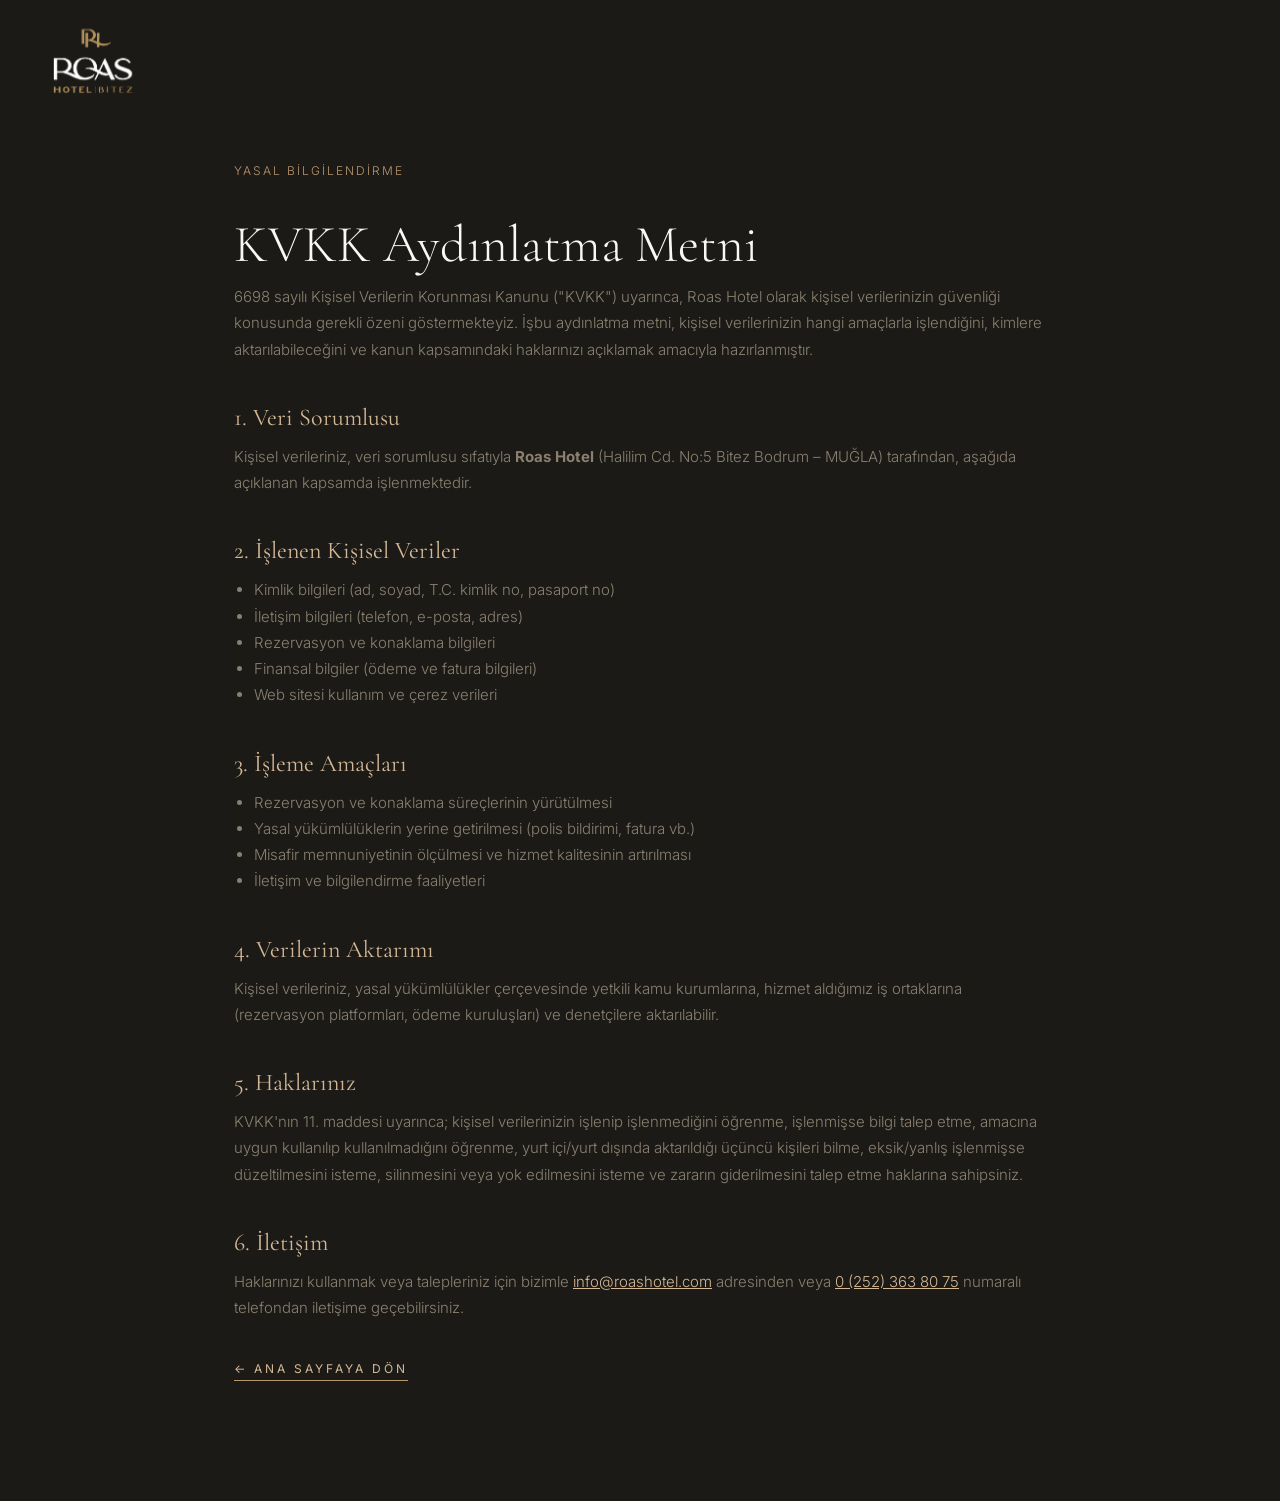
<file: kvkk.html>
<!DOCTYPE html>
<html lang="tr">
<head>
  <meta charset="UTF-8" />
  <meta name="viewport" content="width=device-width, initial-scale=1.0" />
  <title>KVKK Aydınlatma Metni – Roas Hotel</title>
  <meta name="description" content="Roas Hotel KVKK (Kişisel Verilerin Korunması Kanunu) kapsamında kişisel verilerin işlenmesine ilişkin aydınlatma metni." />
  <meta name="robots" content="noindex,follow" />
  <link rel="canonical" href="https://www.roashotel.com/kvkk.html" />

  <link rel="icon" type="image/png" href="logoroas.png" />
  <link rel="apple-touch-icon" href="logoroas.png" />
  <meta name="theme-color" content="#1c1a17" />

  <link rel="preconnect" href="https://fonts.googleapis.com" />
  <link rel="preconnect" href="https://fonts.gstatic.com" crossorigin />
  <link href="https://fonts.googleapis.com/css2?family=Cormorant+Garamond:ital,wght@0,300;0,400;0,500;0,600;1,300;1,400&family=Inter:wght@300;400;500&display=swap" rel="stylesheet" />

  <link rel="stylesheet" href="css/base.css" />
  <link rel="stylesheet" href="css/components.css" />
  <link rel="stylesheet" href="css/sections.css" />
  <link rel="stylesheet" href="css/responsive.css" />

  <style>
    .legal-wrap { max-width: 860px; margin: 0 auto; padding: 160px 24px 120px; color: var(--cream); }
    .legal-wrap h1 { font-family: 'Cormorant Garamond', serif; font-size: clamp(34px, 5vw, 52px); font-weight: 300; color: var(--white); margin-bottom: 8px; }
    .legal-wrap h2 { font-family: 'Cormorant Garamond', serif; font-size: 24px; font-weight: 400; color: var(--gold-light); margin: 40px 0 12px; }
    .legal-wrap p, .legal-wrap li { font-size: 15px; line-height: 1.75; color: var(--text-muted); font-weight: 300; }
    .legal-wrap ul { padding-left: 20px; margin: 8px 0 12px; }
    .legal-wrap .meta { font-size: 12px; letter-spacing: 2px; text-transform: uppercase; color: var(--gold); margin-bottom: 32px; }
    .legal-wrap a { color: var(--gold-light); }
    .back-home { display: inline-block; margin-top: 40px; font-size: 12px; letter-spacing: 3px; text-transform: uppercase; color: var(--gold); text-decoration: none; border-bottom: 1px solid var(--gold); padding-bottom: 4px; }
  </style>
  <meta property="og:type" content="website" />
  <meta property="og:title" content="KVKK Aydınlatma Metni — Roas Hotel" />
  <meta property="og:description" content="Roas Hotel KVKK aydınlatma metni ve kişisel verilerin korunması politikası." />
  <meta property="og:url" content="https://roashotel.com/kvkk.html" />
  <meta property="og:image" content="https://roashotel.com/images/hero-bg.jpg" />
  <meta property="og:locale" content="tr_TR" />
  <meta name="twitter:card" content="summary_large_image" />
  <meta name="twitter:title" content="KVKK Aydınlatma Metni — Roas Hotel" />
  <meta name="twitter:description" content="Roas Hotel KVKK aydınlatma metni ve kişisel verilerin korunması politikası." />
</head>
<body>

  <nav id="navbar">
    <a href="index.html" class="nav-logo">
      <img src="logoroas.png" alt="Roas Hotel" />
    </a>
  </nav>

  <main class="legal-wrap">
    <p class="meta">Yasal Bilgilendirme</p>
    <h1>KVKK Aydınlatma Metni</h1>

    <p>6698 sayılı Kişisel Verilerin Korunması Kanunu ("KVKK") uyarınca, Roas Hotel olarak kişisel verilerinizin güvenliği konusunda gerekli özeni göstermekteyiz. İşbu aydınlatma metni, kişisel verilerinizin hangi amaçlarla işlendiğini, kimlere aktarılabileceğini ve kanun kapsamındaki haklarınızı açıklamak amacıyla hazırlanmıştır.</p>

    <h2>1. Veri Sorumlusu</h2>
    <p>Kişisel verileriniz, veri sorumlusu sıfatıyla <strong>Roas Hotel</strong> (Halilim Cd. No:5 Bitez Bodrum – MUĞLA) tarafından, aşağıda açıklanan kapsamda işlenmektedir.</p>

    <h2>2. İşlenen Kişisel Veriler</h2>
    <ul>
      <li>Kimlik bilgileri (ad, soyad, T.C. kimlik no, pasaport no)</li>
      <li>İletişim bilgileri (telefon, e-posta, adres)</li>
      <li>Rezervasyon ve konaklama bilgileri</li>
      <li>Finansal bilgiler (ödeme ve fatura bilgileri)</li>
      <li>Web sitesi kullanım ve çerez verileri</li>
    </ul>

    <h2>3. İşleme Amaçları</h2>
    <ul>
      <li>Rezervasyon ve konaklama süreçlerinin yürütülmesi</li>
      <li>Yasal yükümlülüklerin yerine getirilmesi (polis bildirimi, fatura vb.)</li>
      <li>Misafir memnuniyetinin ölçülmesi ve hizmet kalitesinin artırılması</li>
      <li>İletişim ve bilgilendirme faaliyetleri</li>
    </ul>

    <h2>4. Verilerin Aktarımı</h2>
    <p>Kişisel verileriniz, yasal yükümlülükler çerçevesinde yetkili kamu kurumlarına, hizmet aldığımız iş ortaklarına (rezervasyon platformları, ödeme kuruluşları) ve denetçilere aktarılabilir.</p>

    <h2>5. Haklarınız</h2>
    <p>KVKK'nın 11. maddesi uyarınca; kişisel verilerinizin işlenip işlenmediğini öğrenme, işlenmişse bilgi talep etme, amacına uygun kullanılıp kullanılmadığını öğrenme, yurt içi/yurt dışında aktarıldığı üçüncü kişileri bilme, eksik/yanlış işlenmişse düzeltilmesini isteme, silinmesini veya yok edilmesini isteme ve zararın giderilmesini talep etme haklarına sahipsiniz.</p>

    <h2>6. İletişim</h2>
    <p>Haklarınızı kullanmak veya talepleriniz için bizimle <a href="mailto:info@roashotel.com">info@roashotel.com</a> adresinden veya <a href="tel:+902523638075">0 (252) 363 80 75</a> numaralı telefondan iletişime geçebilirsiniz.</p>

    <a href="index.html" class="back-home">← Ana Sayfaya Dön</a>
  </main>

</body>
</html>
</file>
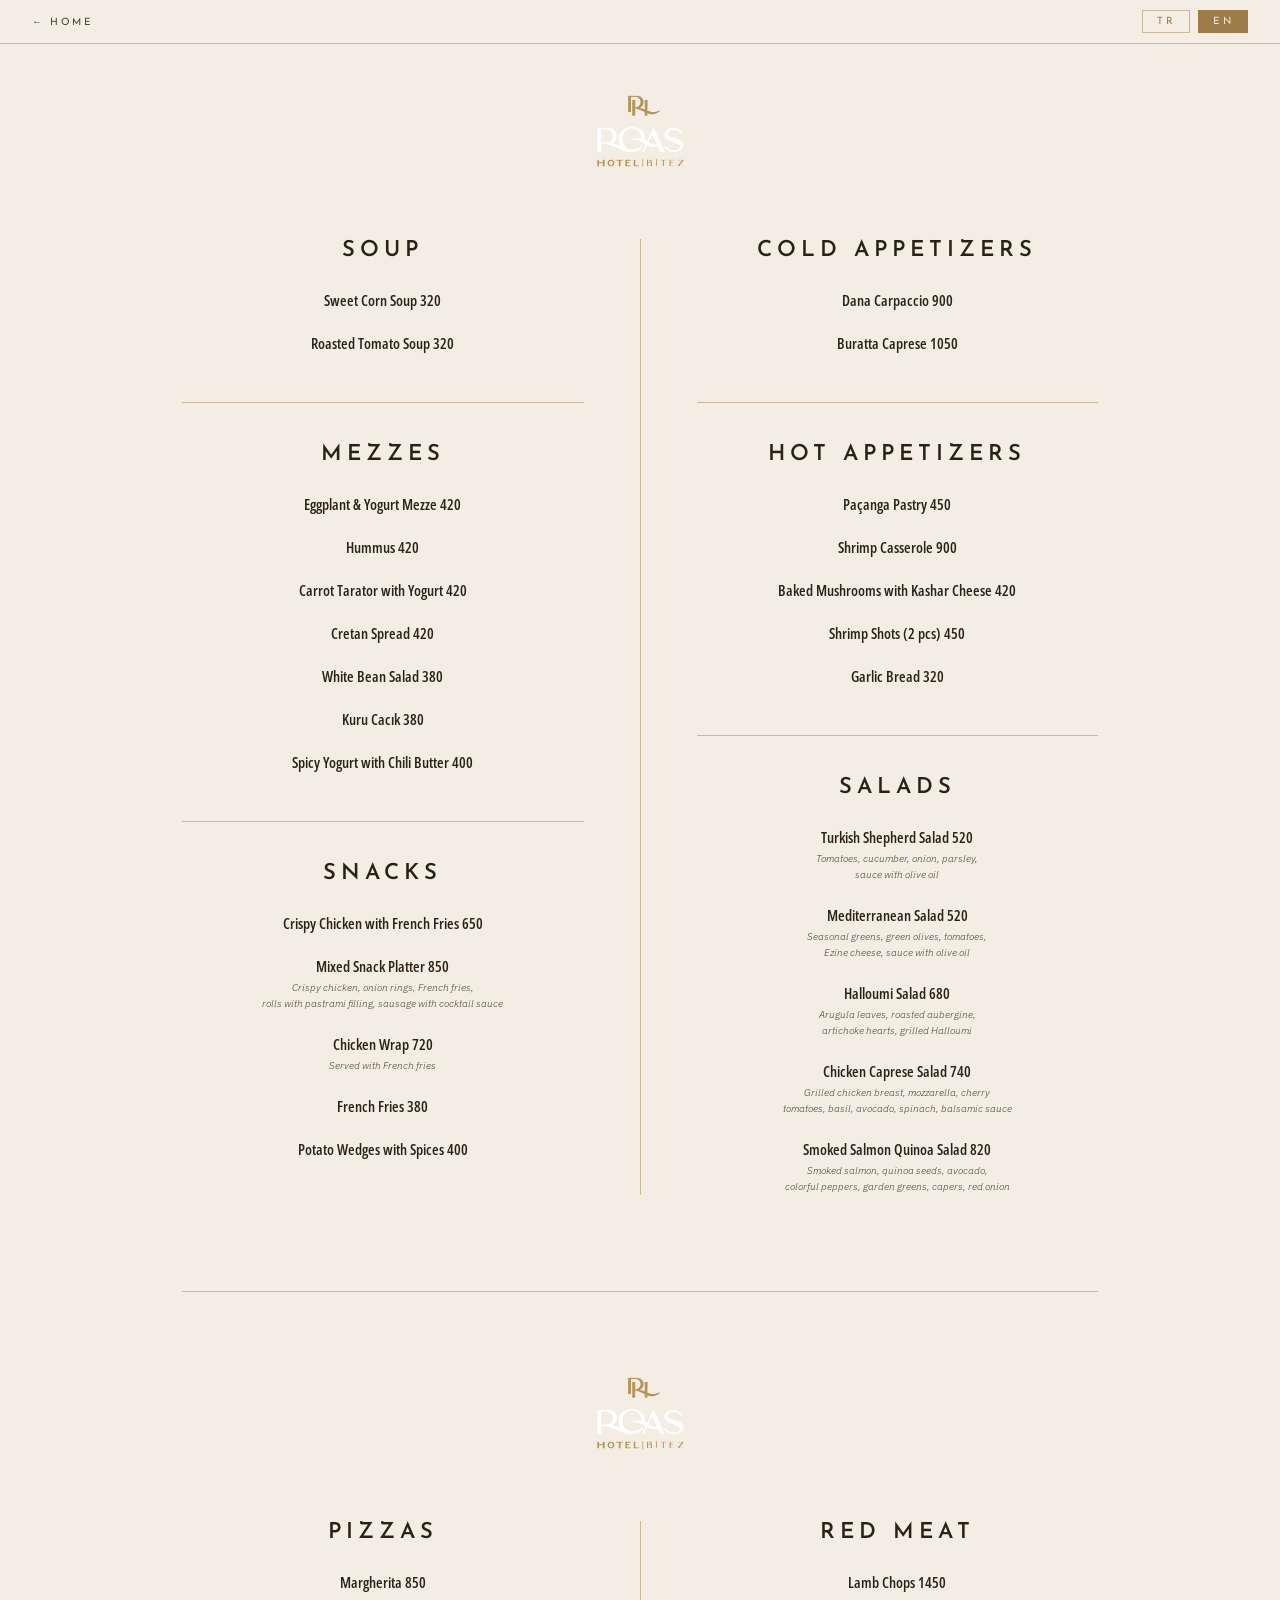
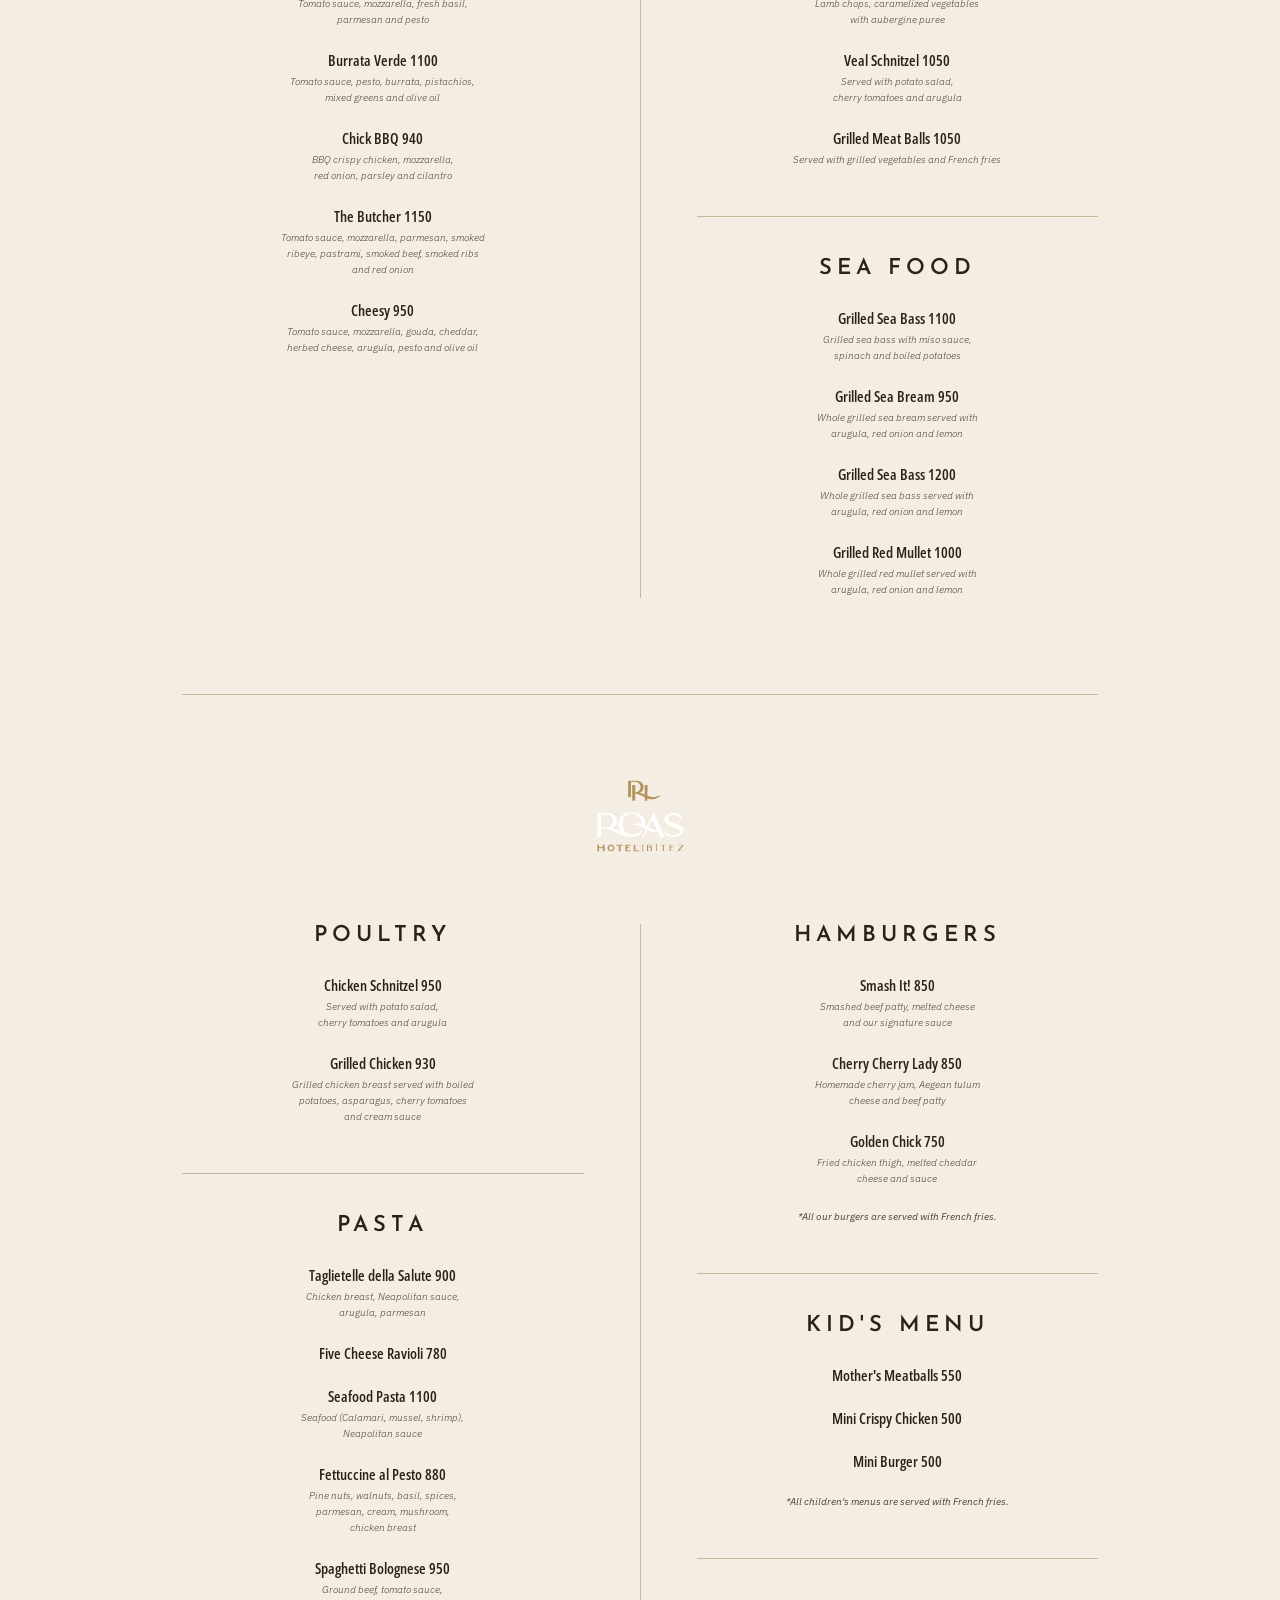
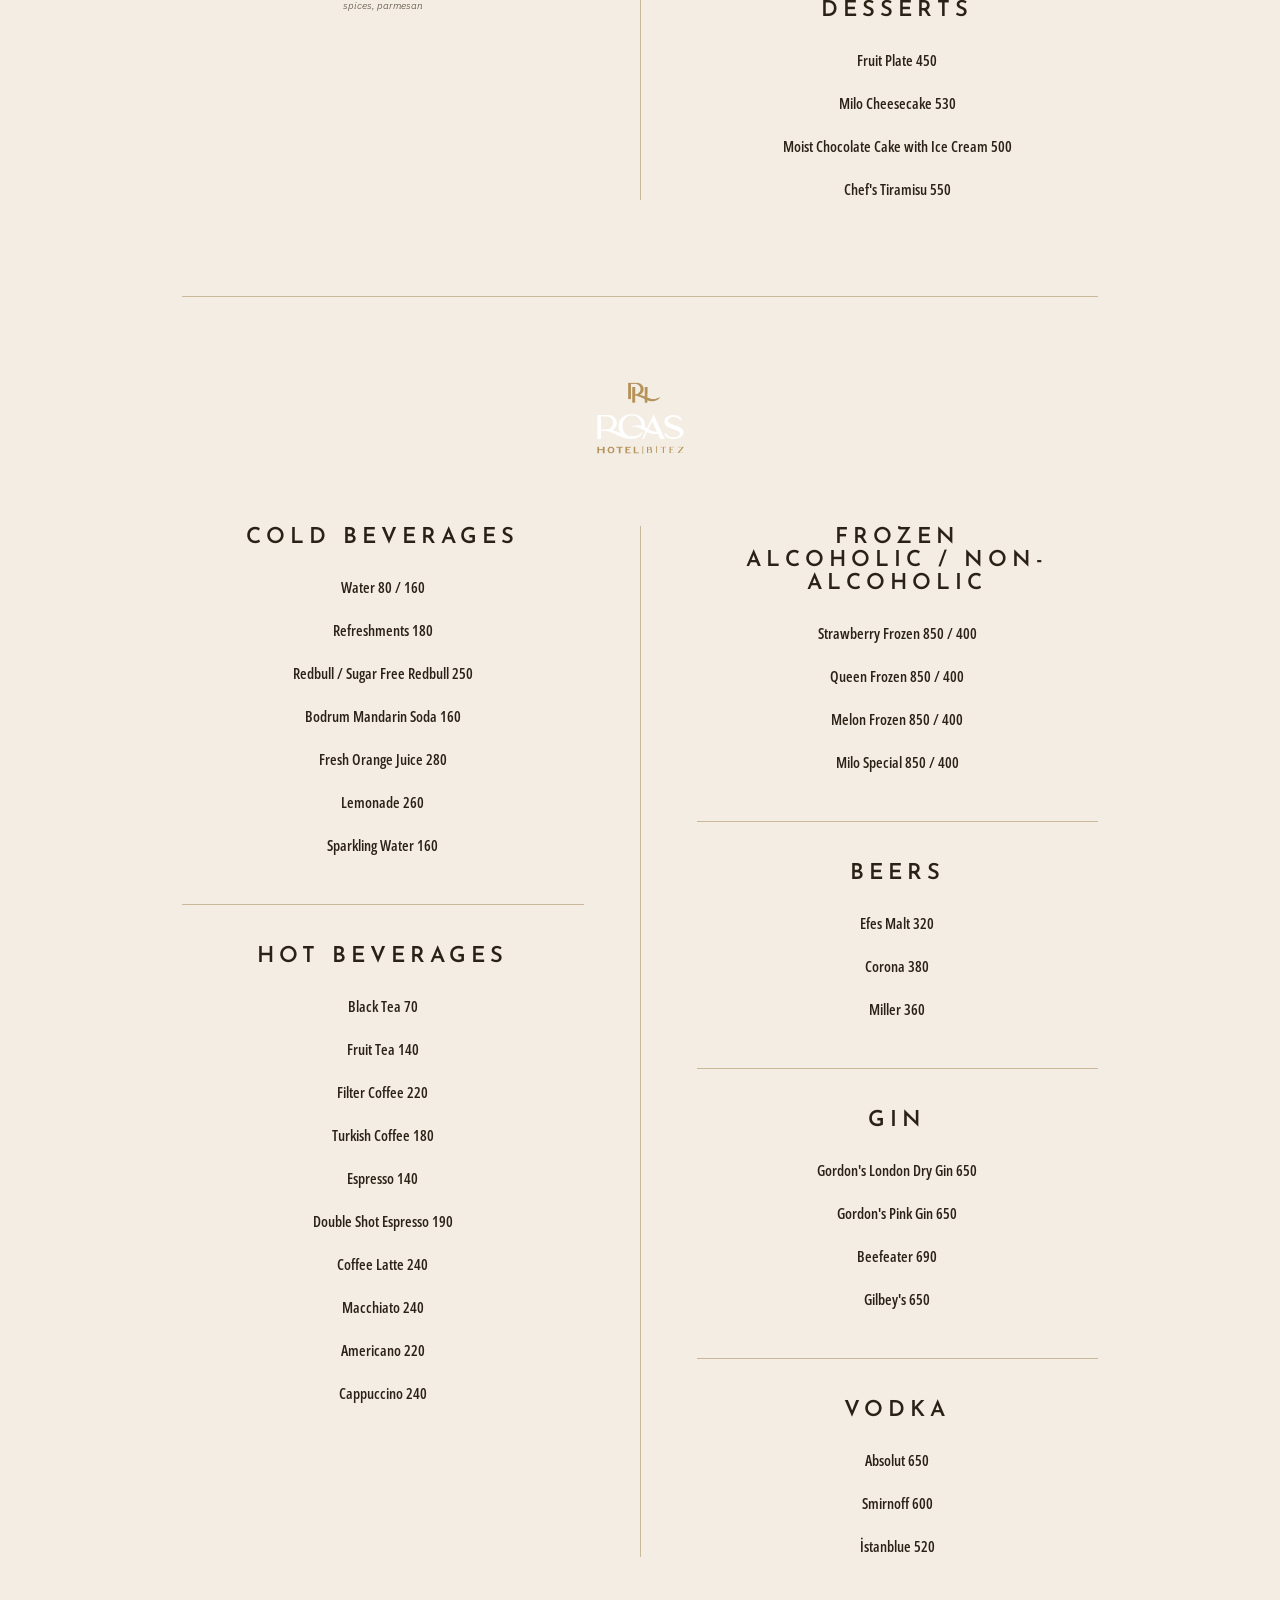
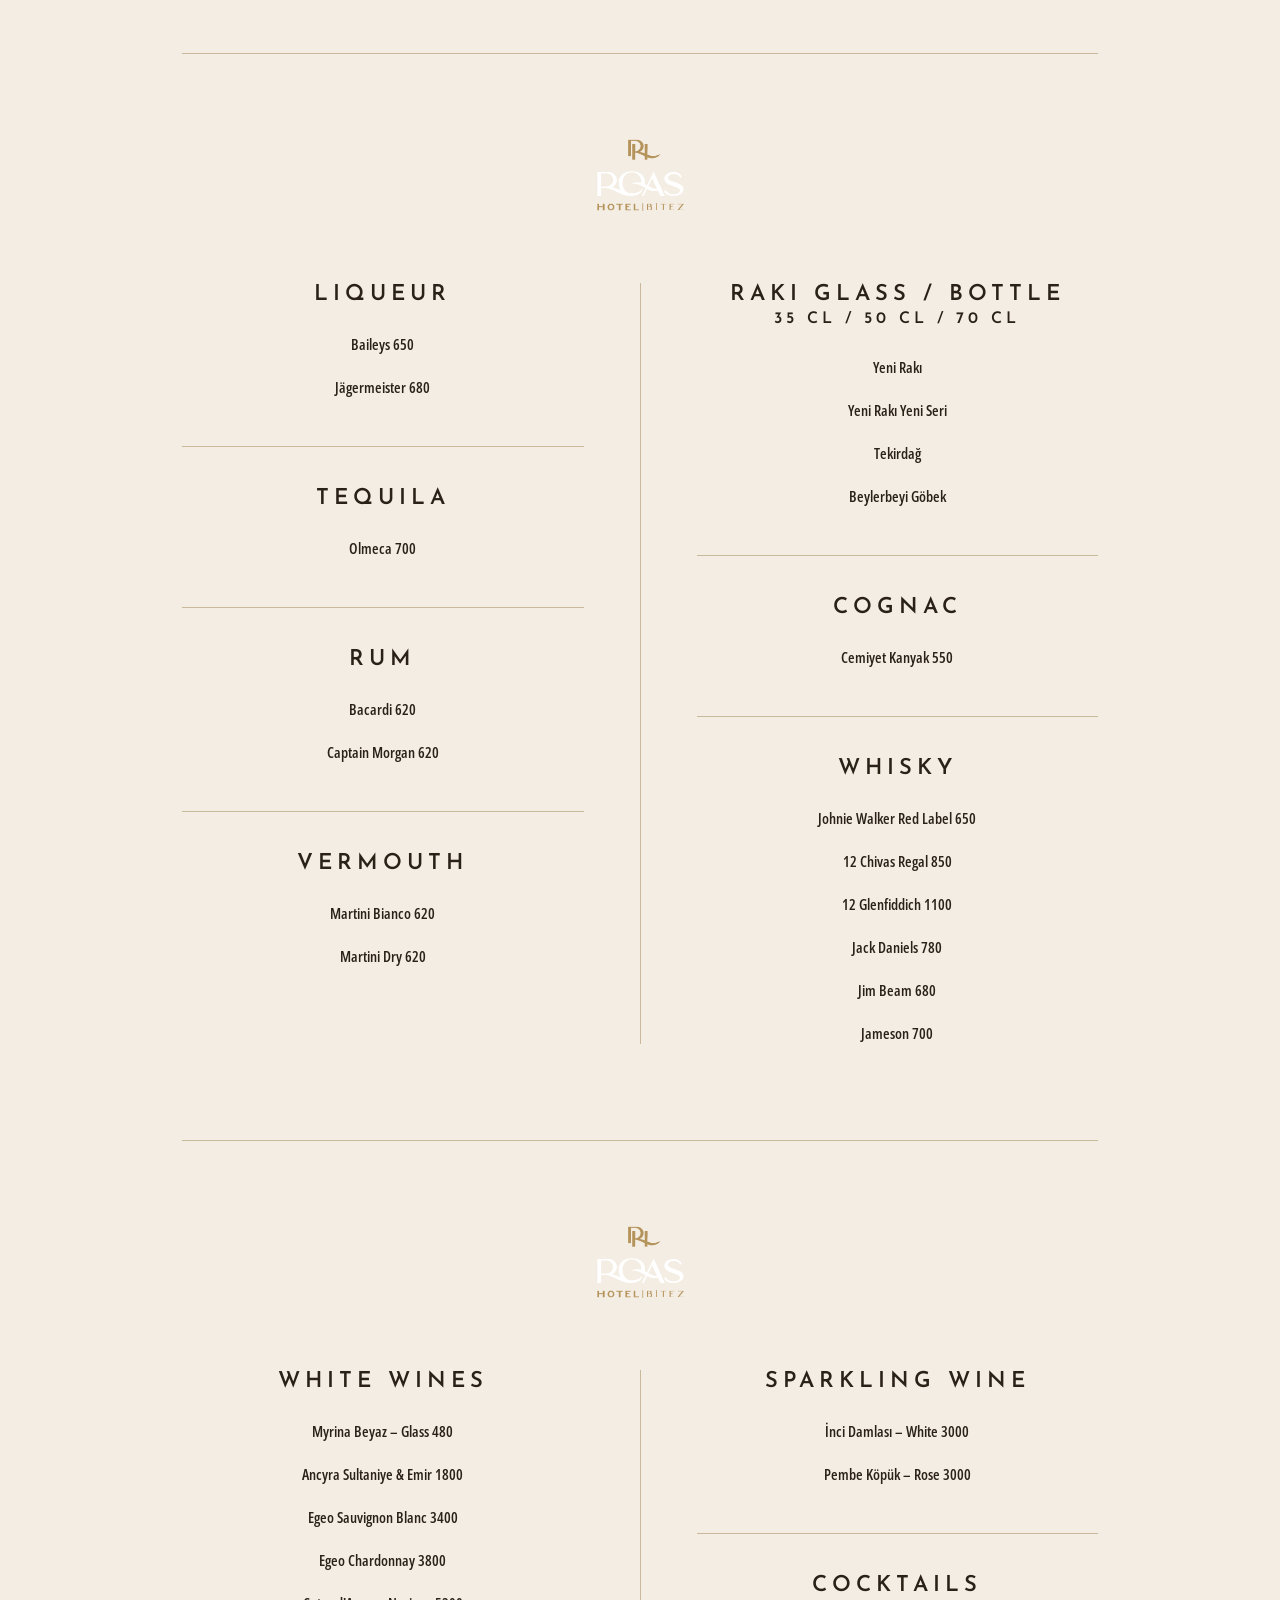
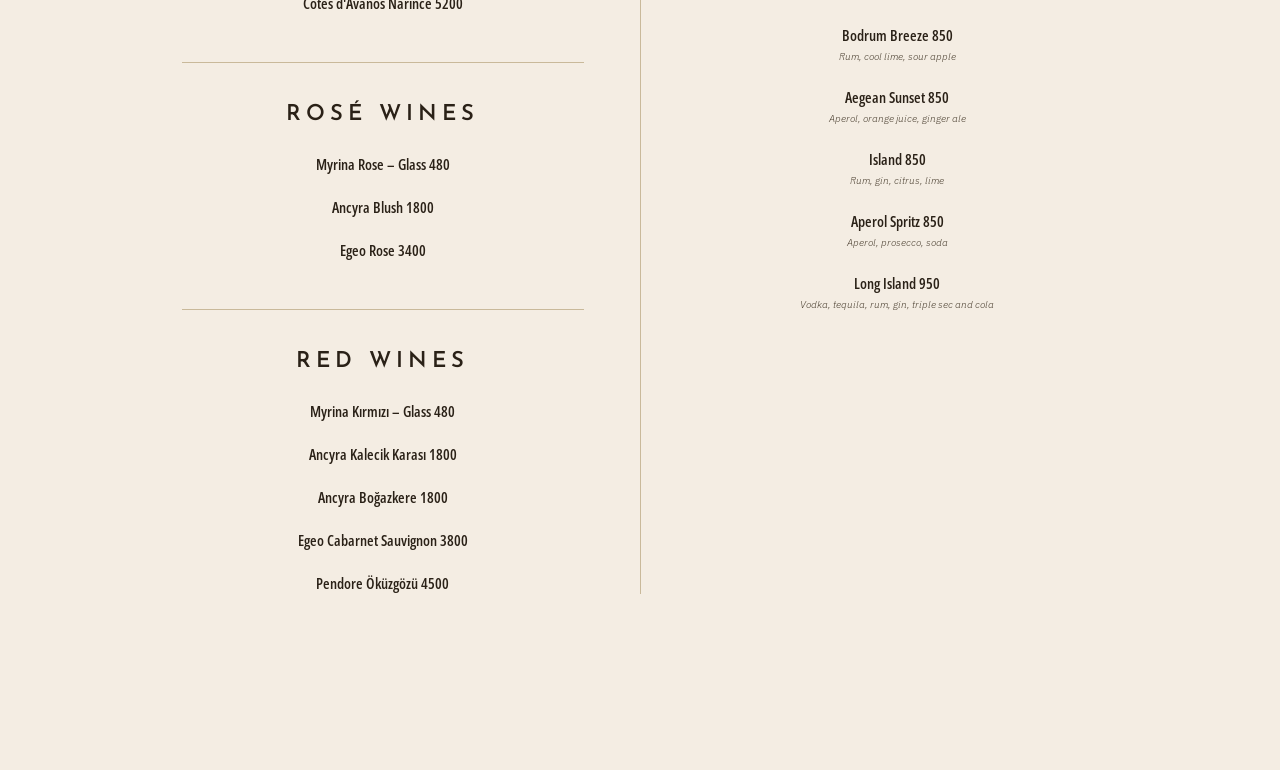
<file: menu/aksammenu-en.html>
<!DOCTYPE html>
<html lang="en">
<head>
  <meta charset="UTF-8" />
  <meta name="viewport" content="width=device-width, initial-scale=1.0" />
  <title>Evening Menu – Milo By Roas</title>
  <link rel="icon" type="image/png" href="../logoroas.png" />
  <link rel="preconnect" href="https://fonts.googleapis.com" />
  <link rel="preconnect" href="https://fonts.gstatic.com" crossorigin />
  <link href="https://fonts.googleapis.com/css2?family=Josefin+Sans:wght@100;200;300;400;700&family=Cormorant+Garamond:ital,wght@0,300;0,400;0,500;1,300;1,400&family=Open+Sans:wdth,wght@75,300;75,600;75,700&family=IBM+Plex+Sans:ital,wght@0,300;0,400;1,300;1,400&display=swap" rel="stylesheet" />

  <style>
    *, *::before, *::after { box-sizing: border-box; margin: 0; padding: 0; }

    :root {
      --cream:    #f4ede3;
      --cream-d:  #ece3d8;
      --gold:     #9e7c4a;
      --text:     #2a2117;
      --text-mid: #4a3f30;
      --rule:     #c9b99a;
    }

    html { scroll-behavior: smooth; }

    body {
      background: var(--cream);
      color: var(--text);
      font-family: 'Cormorant Garamond', serif;
      -webkit-font-smoothing: antialiased;
    }

    .topbar {
      position: fixed;
      top: 0; left: 0; right: 0;
      z-index: 100;
      background: rgba(244,237,227,0.92);
      backdrop-filter: blur(10px);
      border-bottom: 1px solid var(--rule);
      padding: 10px 32px;
      display: flex;
      align-items: center;
      justify-content: space-between;
    }
    .topbar a {
      font-family: 'Josefin Sans', sans-serif;
      font-size: 10px;
      letter-spacing: 2.5px;
      text-transform: uppercase;
      color: var(--text-mid);
      text-decoration: none;
      transition: color .25s;
    }
    .topbar a:hover { color: var(--gold); }
    .topbar .lang-links { display: flex; gap: 8px; }
    .topbar .lang-links a {
      padding: 5px 14px;
      border: 1px solid var(--rule);
      color: var(--gold);
    }
    .topbar .lang-links a.active,
    .topbar .lang-links a:hover {
      background: var(--gold);
      color: var(--cream);
      border-color: var(--gold);
    }

    .menu-wrapper {
      max-width: 980px;
      margin: 0 auto;
      padding: 90px 32px 80px;
    }

    .rl-logo {
      text-align: center;
      margin-bottom: 64px;
    }
    .rl-logo img {
      height: 80px;
      width: auto;
      object-fit: contain;
    }

    .menu-page {
      margin-bottom: 96px;
    }
    .menu-page + .menu-page {
      border-top: 1px solid var(--rule);
      padding-top: 80px;
    }

    .cols {
      display: grid;
      grid-template-columns: 1fr 1px 1fr;
      gap: 0 56px;
      align-items: start;
    }
    .col-divider {
      background: var(--rule);
      align-self: stretch;
    }

    .section {
      margin-bottom: 48px;
    }
    .section:last-child { margin-bottom: 0; }

    .section-rule {
      border: none;
      border-top: 1px solid var(--rule);
      margin: 40px auto;
      width: 100%;
    }

    .section-title {
      font-family: 'Josefin Sans', sans-serif;
      font-weight: 600;
      font-size: 22px;
      letter-spacing: 5px;
      text-transform: uppercase;
      color: var(--text);
      text-align: center;
      margin-bottom: 28px;
    }

    .item {
      text-align: center;
      margin-bottom: 22px;
    }
    .item:last-child { margin-bottom: 0; }

    .item-name {
      font-family: 'Open Sans', sans-serif;
      font-stretch: condensed;
      font-size: 15px;
      font-weight: 600;
      color: var(--text);
      line-height: 1.4;
    }
    .item-desc {
      font-family: 'IBM Plex Sans', sans-serif;
      font-size: 10px;
      font-weight: 300;
      font-style: italic;
      color: var(--text-mid);
      line-height: 1.6;
      margin-top: 3px;
    }

    .section-note {
      font-family: 'IBM Plex Sans', sans-serif;
      font-size: 10px;
      font-style: italic;
      color: var(--text-mid);
      text-align: center;
      margin-top: 14px;
      line-height: 1.6;
    }

    @media (max-width: 680px) {
      .cols {
        grid-template-columns: 1fr;
        gap: 0;
      }
      .col-divider { display: none; }
      .col-right {
        border-top: 1px solid var(--rule);
        padding-top: 40px;
        margin-top: 8px;
      }
      .topbar { padding: 10px 16px; }
      .menu-wrapper { padding: 80px 16px 60px; }
      .section-title { font-size: 18px; letter-spacing: 4px; }
      .item-name { font-size: 14px; }
      .item-desc { font-size: 10px; }
      .rl-logo img { height: 60px; }
      .menu-page + .menu-page { padding-top: 56px; margin-bottom: 0; }
    }
  </style>
  <meta name="description" content="Milo by Roas evening menu: world cuisine's finest flavours." />
  <link rel="canonical" href="https://roashotel.com/menu/aksammenu-en.html" />
  <meta name="theme-color" content="#1c1a17" />
  <link rel="apple-touch-icon" href="../logoroas.png" />
  <meta property="og:type" content="website" />
  <meta property="og:title" content="Evening Menu — Roas Hotel" />
  <meta property="og:description" content="Milo by Roas evening menu: world cuisine's finest flavours." />
  <meta property="og:url" content="https://roashotel.com/menu/aksammenu-en.html" />
  <meta property="og:image" content="https://roashotel.com/images/hero-bg.jpg" />
  <meta property="og:locale" content="en_US" />
  <meta name="twitter:card" content="summary_large_image" />
  <meta name="twitter:title" content="Evening Menu — Roas Hotel" />
  <meta name="twitter:description" content="Milo by Roas evening menu: world cuisine's finest flavours." />
</head>
<body>

  <div class="topbar">
    <a href="../index.html">← Home</a>
    <div class="lang-links">
      <a href="aksammenu-tr.html">TR</a>
      <a href="aksammenu-en.html" class="active">EN</a>
    </div>
  </div>

  <div class="menu-wrapper">

    <!-- ════════════════════ PAGE 1 ════════════════════ -->
    <div class="menu-page">

      <div class="rl-logo">
        <img src="../logoroas.png" alt="Milo By Roas" />
      </div>

      <div class="cols">

        <!-- LEFT: SOUP + MEZZES + SNACKS -->
        <div class="col-left">

          <div class="section">
            <h2 class="section-title">Soup</h2>

            <div class="item">
              <div class="item-name">Sweet Corn Soup 320</div>
            </div>

            <div class="item">
              <div class="item-name">Roasted Tomato Soup 320</div>
            </div>
          </div>

          <hr class="section-rule" />

          <div class="section">
            <h2 class="section-title">Mezzes</h2>

            <div class="item"><div class="item-name">Eggplant &amp; Yogurt Mezze 420</div></div>
            <div class="item"><div class="item-name">Hummus 420</div></div>
            <div class="item"><div class="item-name">Carrot Tarator with Yogurt 420</div></div>
            <div class="item"><div class="item-name">Cretan Spread 420</div></div>
            <div class="item"><div class="item-name">White Bean Salad 380</div></div>
            <div class="item"><div class="item-name">Kuru Cacık 380</div></div>
            <div class="item"><div class="item-name">Spicy Yogurt with Chili Butter 400</div></div>
          </div>

          <hr class="section-rule" />

          <div class="section">
            <h2 class="section-title">Snacks</h2>

            <div class="item">
              <div class="item-name">Crispy Chicken with French Fries 650</div>
            </div>

            <div class="item">
              <div class="item-name">Mixed Snack Platter 850</div>
              <div class="item-desc">Crispy chicken, onion rings, French fries,<br>
              rolls with pastrami filling, sausage with cocktail sauce</div>
            </div>

            <div class="item">
              <div class="item-name">Chicken Wrap 720</div>
              <div class="item-desc">Served with French fries</div>
            </div>

            <div class="item">
              <div class="item-name">French Fries 380</div>
            </div>

            <div class="item">
              <div class="item-name">Potato Wedges with Spices 400</div>
            </div>
          </div>

        </div>

        <div class="col-divider"></div>

        <!-- RIGHT: COLD APPETIZERS + HOT APPETIZERS + SALADS -->
        <div class="col-right">

          <div class="section">
            <h2 class="section-title">Cold Appetizers</h2>

            <div class="item">
              <div class="item-name">Dana Carpaccio 900</div>
            </div>

            <div class="item">
              <div class="item-name">Buratta Caprese 1050</div>
            </div>
          </div>

          <hr class="section-rule" />

          <div class="section">
            <h2 class="section-title">Hot Appetizers</h2>

            <div class="item"><div class="item-name">Paçanga Pastry 450</div></div>
            <div class="item"><div class="item-name">Shrimp Casserole 900</div></div>
            <div class="item"><div class="item-name">Baked Mushrooms with Kashar Cheese 420</div></div>
            <div class="item"><div class="item-name">Shrimp Shots (2 pcs) 450</div></div>
            <div class="item"><div class="item-name">Garlic Bread 320</div></div>
          </div>

          <hr class="section-rule" />

          <div class="section">
            <h2 class="section-title">Salads</h2>

            <div class="item">
              <div class="item-name">Turkish Shepherd Salad 520</div>
              <div class="item-desc">Tomatoes, cucumber, onion, parsley,<br>
              sauce with olive oil</div>
            </div>

            <div class="item">
              <div class="item-name">Mediterranean Salad 520</div>
              <div class="item-desc">Seasonal greens, green olives, tomatoes,<br>
              Ezine cheese, sauce with olive oil</div>
            </div>

            <div class="item">
              <div class="item-name">Halloumi Salad 680</div>
              <div class="item-desc">Arugula leaves, roasted aubergine,<br>
              artichoke hearts, grilled Halloumi</div>
            </div>

            <div class="item">
              <div class="item-name">Chicken Caprese Salad 740</div>
              <div class="item-desc">Grilled chicken breast, mozzarella, cherry<br>
              tomatoes, basil, avocado, spinach, balsamic sauce</div>
            </div>

            <div class="item">
              <div class="item-name">Smoked Salmon Quinoa Salad 820</div>
              <div class="item-desc">Smoked salmon, quinoa seeds, avocado,<br>
              colorful peppers, garden greens, capers, red onion</div>
            </div>
          </div>

        </div>
      </div>
    </div>

    <!-- ════════════════════ PAGE 2 ════════════════════ -->
    <div class="menu-page">

      <div class="rl-logo">
        <img src="../logoroas.png" alt="Milo By Roas" />
      </div>

      <div class="cols">

        <!-- LEFT: PIZZAS -->
        <div class="col-left">

          <div class="section">
            <h2 class="section-title">Pizzas</h2>

            <div class="item">
              <div class="item-name">Margherita 850</div>
              <div class="item-desc">Tomato sauce, mozzarella, fresh basil,<br>
              parmesan and pesto</div>
            </div>

            <div class="item">
              <div class="item-name">Burrata Verde 1100</div>
              <div class="item-desc">Tomato sauce, pesto, burrata, pistachios,<br>
              mixed greens and olive oil</div>
            </div>

            <div class="item">
              <div class="item-name">Chick BBQ 940</div>
              <div class="item-desc">BBQ crispy chicken, mozzarella,<br>
              red onion, parsley and cilantro</div>
            </div>

            <div class="item">
              <div class="item-name">The Butcher 1150</div>
              <div class="item-desc">Tomato sauce, mozzarella, parmesan, smoked<br>
              ribeye, pastrami, smoked beef, smoked ribs<br>
              and red onion</div>
            </div>

            <div class="item">
              <div class="item-name">Cheesy 950</div>
              <div class="item-desc">Tomato sauce, mozzarella, gouda, cheddar,<br>
              herbed cheese, arugula, pesto and olive oil</div>
            </div>
          </div>

        </div>

        <div class="col-divider"></div>

        <!-- RIGHT: RED MEAT + SEA FOOD -->
        <div class="col-right">

          <div class="section">
            <h2 class="section-title">Red Meat</h2>

            <div class="item">
              <div class="item-name">Lamb Chops 1450</div>
              <div class="item-desc">Lamb chops, caramelized vegetables<br>
              with aubergine puree</div>
            </div>

            <div class="item">
              <div class="item-name">Veal Schnitzel 1050</div>
              <div class="item-desc">Served with potato salad,<br>
              cherry tomatoes and arugula</div>
            </div>

            <div class="item">
              <div class="item-name">Grilled Meat Balls 1050</div>
              <div class="item-desc">Served with grilled vegetables and French fries</div>
            </div>
          </div>

          <hr class="section-rule" />

          <div class="section">
            <h2 class="section-title">Sea Food</h2>

            <div class="item">
              <div class="item-name">Grilled Sea Bass 1100</div>
              <div class="item-desc">Grilled sea bass with miso sauce,<br>
              spinach and boiled potatoes</div>
            </div>

            <div class="item">
              <div class="item-name">Grilled Sea Bream 950</div>
              <div class="item-desc">Whole grilled sea bream served with<br>
              arugula, red onion and lemon</div>
            </div>

            <div class="item">
              <div class="item-name">Grilled Sea Bass 1200</div>
              <div class="item-desc">Whole grilled sea bass served with<br>
              arugula, red onion and lemon</div>
            </div>

            <div class="item">
              <div class="item-name">Grilled Red Mullet 1000</div>
              <div class="item-desc">Whole grilled red mullet served with<br>
              arugula, red onion and lemon</div>
            </div>
          </div>

        </div>
      </div>
    </div>

    <!-- ════════════════════ PAGE 3 ════════════════════ -->
    <div class="menu-page">

      <div class="rl-logo">
        <img src="../logoroas.png" alt="Milo By Roas" />
      </div>

      <div class="cols">

        <!-- LEFT: POULTRY + PASTA -->
        <div class="col-left">

          <div class="section">
            <h2 class="section-title">Poultry</h2>

            <div class="item">
              <div class="item-name">Chicken Schnitzel 950</div>
              <div class="item-desc">Served with potato salad,<br>
              cherry tomatoes and arugula</div>
            </div>

            <div class="item">
              <div class="item-name">Grilled Chicken 930</div>
              <div class="item-desc">Grilled chicken breast served with boiled<br>
              potatoes, asparagus, cherry tomatoes<br>
              and cream sauce</div>
            </div>
          </div>

          <hr class="section-rule" />

          <div class="section">
            <h2 class="section-title">Pasta</h2>

            <div class="item">
              <div class="item-name">Taglietelle della Salute 900</div>
              <div class="item-desc">Chicken breast, Neapolitan sauce,<br>
              arugula, parmesan</div>
            </div>

            <div class="item">
              <div class="item-name">Five Cheese Ravioli 780</div>
            </div>

            <div class="item">
              <div class="item-name">Seafood Pasta 1100</div>
              <div class="item-desc">Seafood (Calamari, mussel, shrimp),<br>
              Neapolitan sauce</div>
            </div>

            <div class="item">
              <div class="item-name">Fettuccine al Pesto 880</div>
              <div class="item-desc">Pine nuts, walnuts, basil, spices,<br>
              parmesan, cream, mushroom,<br>
              chicken breast</div>
            </div>

            <div class="item">
              <div class="item-name">Spaghetti Bolognese 950</div>
              <div class="item-desc">Ground beef, tomato sauce,<br>
              spices, parmesan</div>
            </div>
          </div>

        </div>

        <div class="col-divider"></div>

        <!-- RIGHT: HAMBURGERS + KID'S MENU + DESSERTS -->
        <div class="col-right">

          <div class="section">
            <h2 class="section-title">Hamburgers</h2>

            <div class="item">
              <div class="item-name">Smash It! 850</div>
              <div class="item-desc">Smashed beef patty, melted cheese<br>
              and our signature sauce</div>
            </div>

            <div class="item">
              <div class="item-name">Cherry Cherry Lady 850</div>
              <div class="item-desc">Homemade cherry jam, Aegean tulum<br>
              cheese and beef patty</div>
            </div>

            <div class="item">
              <div class="item-name">Golden Chick 750</div>
              <div class="item-desc">Fried chicken thigh, melted cheddar<br>
              cheese and sauce</div>
            </div>

            <p class="section-note">*All our burgers are served with French fries.</p>
          </div>

          <hr class="section-rule" />

          <div class="section">
            <h2 class="section-title">Kid's Menu</h2>

            <div class="item"><div class="item-name">Mother's Meatballs 550</div></div>
            <div class="item"><div class="item-name">Mini Crispy Chicken 500</div></div>
            <div class="item"><div class="item-name">Mini Burger 500</div></div>

            <p class="section-note">*All children's menus are served with French fries.</p>
          </div>

          <hr class="section-rule" />

          <div class="section">
            <h2 class="section-title">Desserts</h2>

            <div class="item"><div class="item-name">Fruit Plate 450</div></div>
            <div class="item"><div class="item-name">Milo Cheesecake 530</div></div>
            <div class="item"><div class="item-name">Moist Chocolate Cake with Ice Cream 500</div></div>
            <div class="item"><div class="item-name">Chef's Tiramisu 550</div></div>
          </div>

        </div>
      </div>
    </div>

    <!-- ════════════════════ PAGE 4 ════════════════════ -->
    <div class="menu-page">

      <div class="rl-logo">
        <img src="../logoroas.png" alt="Milo By Roas" />
      </div>

      <div class="cols">

        <!-- LEFT: COLD BEVERAGES + HOT BEVERAGES -->
        <div class="col-left">

          <div class="section">
            <h2 class="section-title">Cold Beverages</h2>

            <div class="item"><div class="item-name">Water 80 / 160</div></div>
            <div class="item"><div class="item-name">Refreshments 180</div></div>
            <div class="item"><div class="item-name">Redbull / Sugar Free Redbull 250</div></div>
            <div class="item"><div class="item-name">Bodrum Mandarin Soda 160</div></div>
            <div class="item"><div class="item-name">Fresh Orange Juice 280</div></div>
            <div class="item"><div class="item-name">Lemonade 260</div></div>
            <div class="item"><div class="item-name">Sparkling Water 160</div></div>
          </div>

          <hr class="section-rule" />

          <div class="section">
            <h2 class="section-title">Hot Beverages</h2>

            <div class="item"><div class="item-name">Black Tea 70</div></div>
            <div class="item"><div class="item-name">Fruit Tea 140</div></div>
            <div class="item"><div class="item-name">Filter Coffee 220</div></div>
            <div class="item"><div class="item-name">Turkish Coffee 180</div></div>
            <div class="item"><div class="item-name">Espresso 140</div></div>
            <div class="item"><div class="item-name">Double Shot Espresso 190</div></div>
            <div class="item"><div class="item-name">Coffee Latte 240</div></div>
            <div class="item"><div class="item-name">Macchiato 240</div></div>
            <div class="item"><div class="item-name">Americano 220</div></div>
            <div class="item"><div class="item-name">Cappuccino 240</div></div>
          </div>

        </div>

        <div class="col-divider"></div>

        <!-- RIGHT: FROZEN + BEERS + GIN + VODKA -->
        <div class="col-right">

          <div class="section">
            <h2 class="section-title">Frozen<br>Alcoholic / Non-Alcoholic</h2>

            <div class="item"><div class="item-name">Strawberry Frozen 850 / 400</div></div>
            <div class="item"><div class="item-name">Queen Frozen 850 / 400</div></div>
            <div class="item"><div class="item-name">Melon Frozen 850 / 400</div></div>
            <div class="item"><div class="item-name">Milo Special 850 / 400</div></div>
          </div>

          <hr class="section-rule" />

          <div class="section">
            <h2 class="section-title">Beers</h2>

            <div class="item"><div class="item-name">Efes Malt 320</div></div>
            <div class="item"><div class="item-name">Corona 380</div></div>
            <div class="item"><div class="item-name">Miller 360</div></div>
          </div>

          <hr class="section-rule" />

          <div class="section">
            <h2 class="section-title">Gin</h2>

            <div class="item"><div class="item-name">Gordon's London Dry Gin 650</div></div>
            <div class="item"><div class="item-name">Gordon's Pink Gin 650</div></div>
            <div class="item"><div class="item-name">Beefeater 690</div></div>
            <div class="item"><div class="item-name">Gilbey's 650</div></div>
          </div>

          <hr class="section-rule" />

          <div class="section">
            <h2 class="section-title">Vodka</h2>

            <div class="item"><div class="item-name">Absolut 650</div></div>
            <div class="item"><div class="item-name">Smirnoff 600</div></div>
            <div class="item"><div class="item-name">İstanblue 520</div></div>
          </div>

        </div>
      </div>
    </div>

    <!-- ════════════════════ PAGE 5 ════════════════════ -->
    <div class="menu-page">

      <div class="rl-logo">
        <img src="../logoroas.png" alt="Milo By Roas" />
      </div>

      <div class="cols">

        <!-- LEFT: LIQUEUR + TEQUILA + RUM + VERMOUTH -->
        <div class="col-left">

          <div class="section">
            <h2 class="section-title">Liqueur</h2>
            <div class="item"><div class="item-name">Baileys 650</div></div>
            <div class="item"><div class="item-name">Jägermeister 680</div></div>
          </div>

          <hr class="section-rule" />

          <div class="section">
            <h2 class="section-title">Tequila</h2>
            <div class="item"><div class="item-name">Olmeca 700</div></div>
          </div>

          <hr class="section-rule" />

          <div class="section">
            <h2 class="section-title">Rum</h2>
            <div class="item"><div class="item-name">Bacardi 620</div></div>
            <div class="item"><div class="item-name">Captain Morgan 620</div></div>
          </div>

          <hr class="section-rule" />

          <div class="section">
            <h2 class="section-title">Vermouth</h2>
            <div class="item"><div class="item-name">Martini Bianco 620</div></div>
            <div class="item"><div class="item-name">Martini Dry 620</div></div>
          </div>

        </div>

        <div class="col-divider"></div>

        <!-- RIGHT: RAKI + COGNAC + WHISKY -->
        <div class="col-right">

          <div class="section">
            <h2 class="section-title">Raki Glass / Bottle<br><span style="font-size:16px;letter-spacing:4px;">35 CL / 50 CL / 70 CL</span></h2>

            <div class="item"><div class="item-name">Yeni Rakı</div></div>
            <div class="item"><div class="item-name">Yeni Rakı Yeni Seri</div></div>
            <div class="item"><div class="item-name">Tekirdağ</div></div>
            <div class="item"><div class="item-name">Beylerbeyi Göbek</div></div>
          </div>

          <hr class="section-rule" />

          <div class="section">
            <h2 class="section-title">Cognac</h2>
            <div class="item"><div class="item-name">Cemiyet Kanyak 550</div></div>
          </div>

          <hr class="section-rule" />

          <div class="section">
            <h2 class="section-title">Whisky</h2>
            <div class="item"><div class="item-name">Johnie Walker Red Label 650</div></div>
            <div class="item"><div class="item-name">12 Chivas Regal 850</div></div>
            <div class="item"><div class="item-name">12 Glenfiddich 1100</div></div>
            <div class="item"><div class="item-name">Jack Daniels 780</div></div>
            <div class="item"><div class="item-name">Jim Beam 680</div></div>
            <div class="item"><div class="item-name">Jameson 700</div></div>
          </div>

        </div>
      </div>
    </div>

    <!-- ════════════════════ PAGE 6 ════════════════════ -->
    <div class="menu-page">

      <div class="rl-logo">
        <img src="../logoroas.png" alt="Milo By Roas" />
      </div>

      <div class="cols">

        <!-- LEFT: WHITE + ROSE + RED WINES -->
        <div class="col-left">

          <div class="section">
            <h2 class="section-title">White Wines</h2>
            <div class="item"><div class="item-name">Myrina Beyaz – Glass 480</div></div>
            <div class="item"><div class="item-name">Ancyra Sultaniye &amp; Emir 1800</div></div>
            <div class="item"><div class="item-name">Egeo Sauvignon Blanc 3400</div></div>
            <div class="item"><div class="item-name">Egeo Chardonnay 3800</div></div>
            <div class="item"><div class="item-name">Cotes d'Avanos Narince 5200</div></div>
          </div>

          <hr class="section-rule" />

          <div class="section">
            <h2 class="section-title">Rosé Wines</h2>
            <div class="item"><div class="item-name">Myrina Rose – Glass 480</div></div>
            <div class="item"><div class="item-name">Ancyra Blush 1800</div></div>
            <div class="item"><div class="item-name">Egeo Rose 3400</div></div>
          </div>

          <hr class="section-rule" />

          <div class="section">
            <h2 class="section-title">Red Wines</h2>
            <div class="item"><div class="item-name">Myrina Kırmızı – Glass 480</div></div>
            <div class="item"><div class="item-name">Ancyra Kalecik Karası 1800</div></div>
            <div class="item"><div class="item-name">Ancyra Boğazkere 1800</div></div>
            <div class="item"><div class="item-name">Egeo Cabarnet Sauvignon 3800</div></div>
            <div class="item"><div class="item-name">Pendore Öküzgözü 4500</div></div>
          </div>

        </div>

        <div class="col-divider"></div>

        <!-- RIGHT: SPARKLING WINE + COCKTAILS -->
        <div class="col-right">

          <div class="section">
            <h2 class="section-title">Sparkling Wine</h2>
            <div class="item"><div class="item-name">İnci Damlası – White 3000</div></div>
            <div class="item"><div class="item-name">Pembe Köpük – Rose 3000</div></div>
          </div>

          <hr class="section-rule" />

          <div class="section">
            <h2 class="section-title">Cocktails</h2>

            <div class="item">
              <div class="item-name">Bodrum Breeze 850</div>
              <div class="item-desc">Rum, cool lime, sour apple</div>
            </div>

            <div class="item">
              <div class="item-name">Aegean Sunset 850</div>
              <div class="item-desc">Aperol, orange juice, ginger ale</div>
            </div>

            <div class="item">
              <div class="item-name">Island 850</div>
              <div class="item-desc">Rum, gin, citrus, lime</div>
            </div>

            <div class="item">
              <div class="item-name">Aperol Spritz 850</div>
              <div class="item-desc">Aperol, prosecco, soda</div>
            </div>

            <div class="item">
              <div class="item-name">Long Island 950</div>
              <div class="item-desc">Vodka, tequila, rum, gin, triple sec and cola</div>
            </div>
          </div>

        </div>
      </div>
    </div>

  </div><!-- /menu-wrapper -->


  <script src="../js/i18n.js"></script>
</body>
</html>
</file>
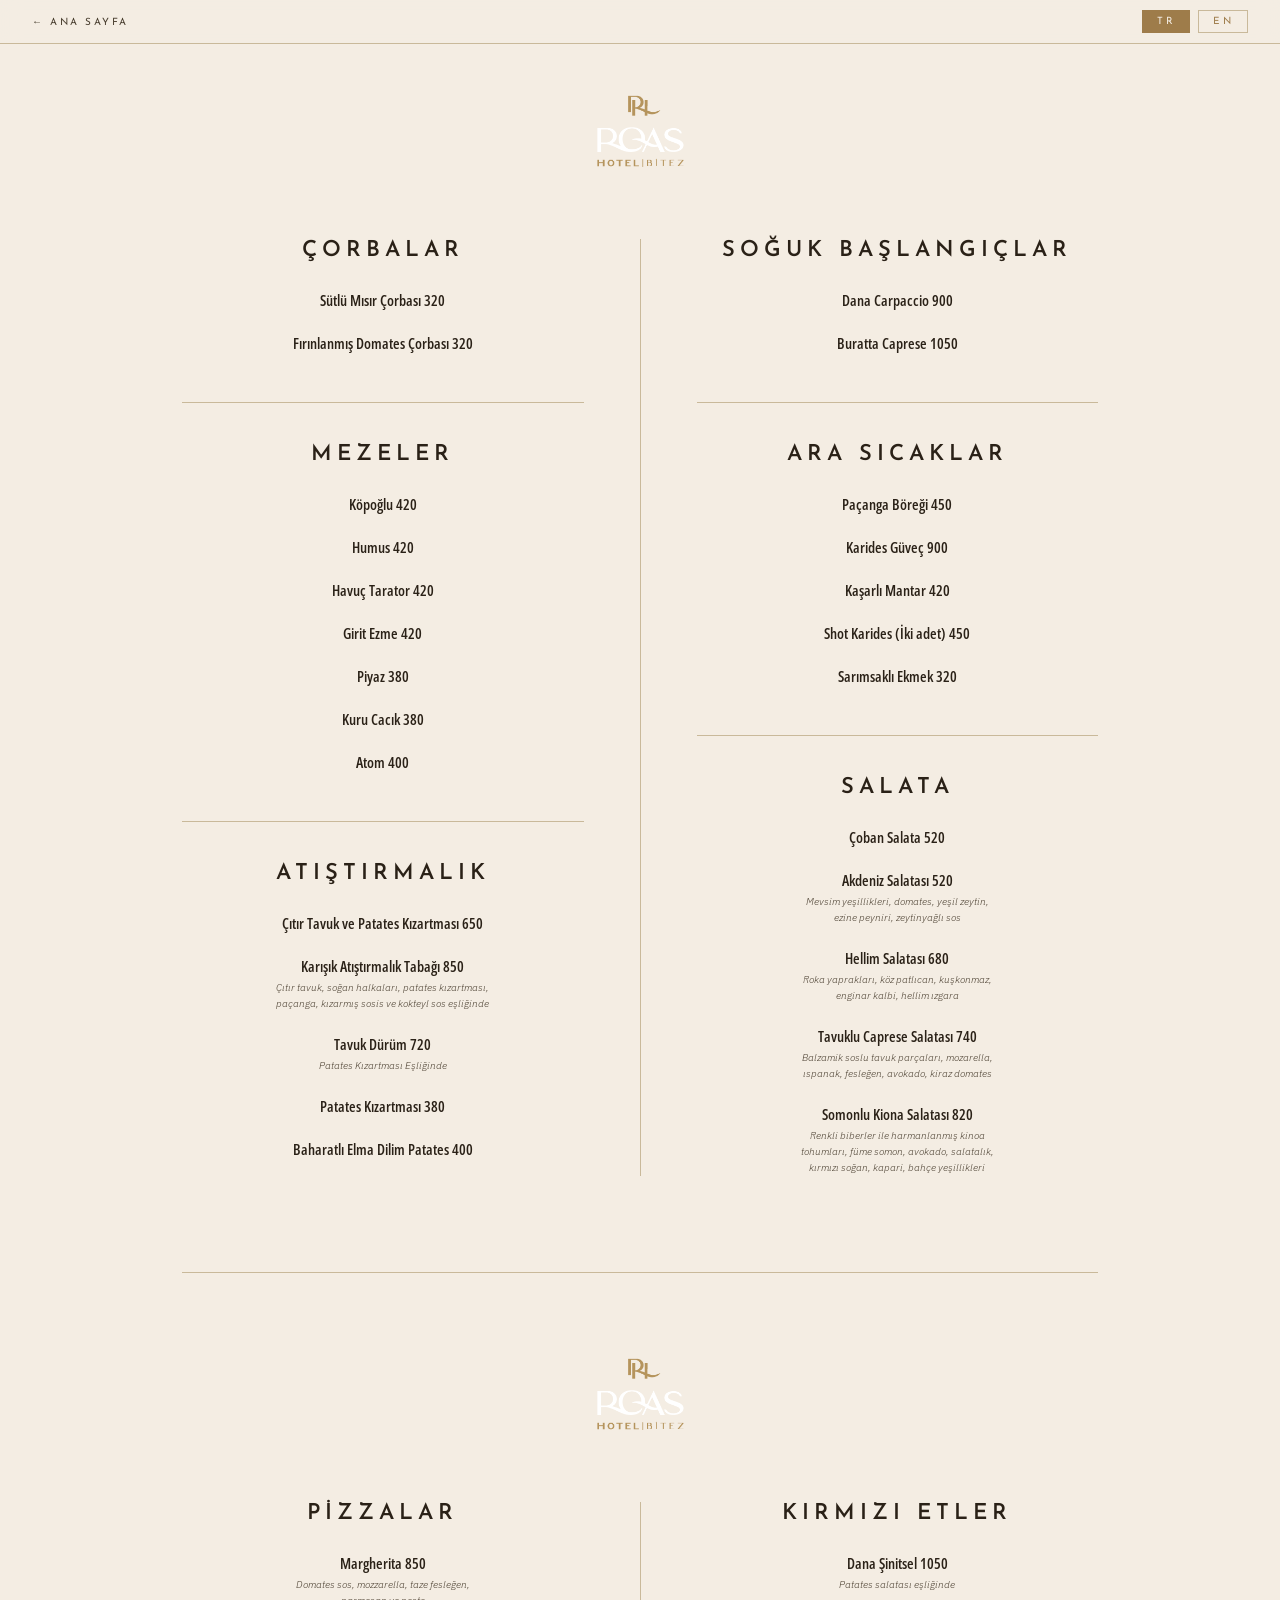
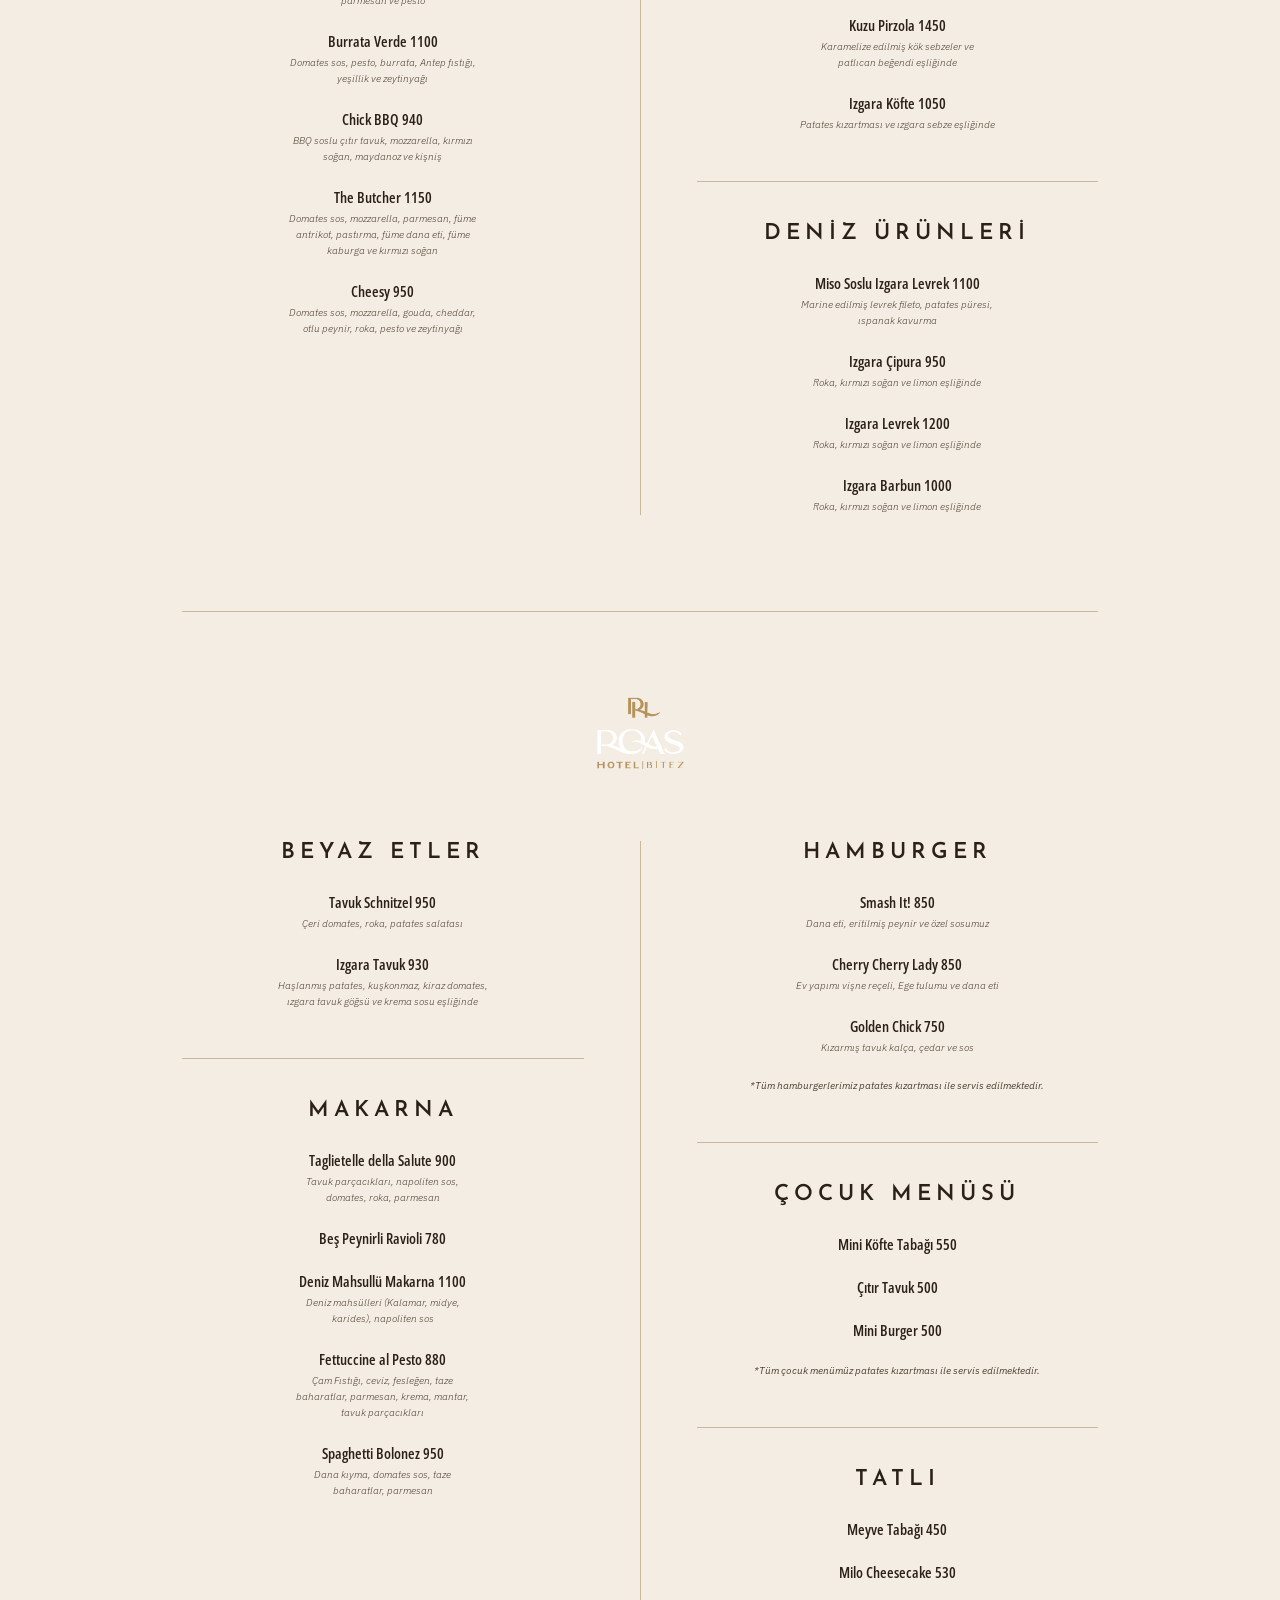
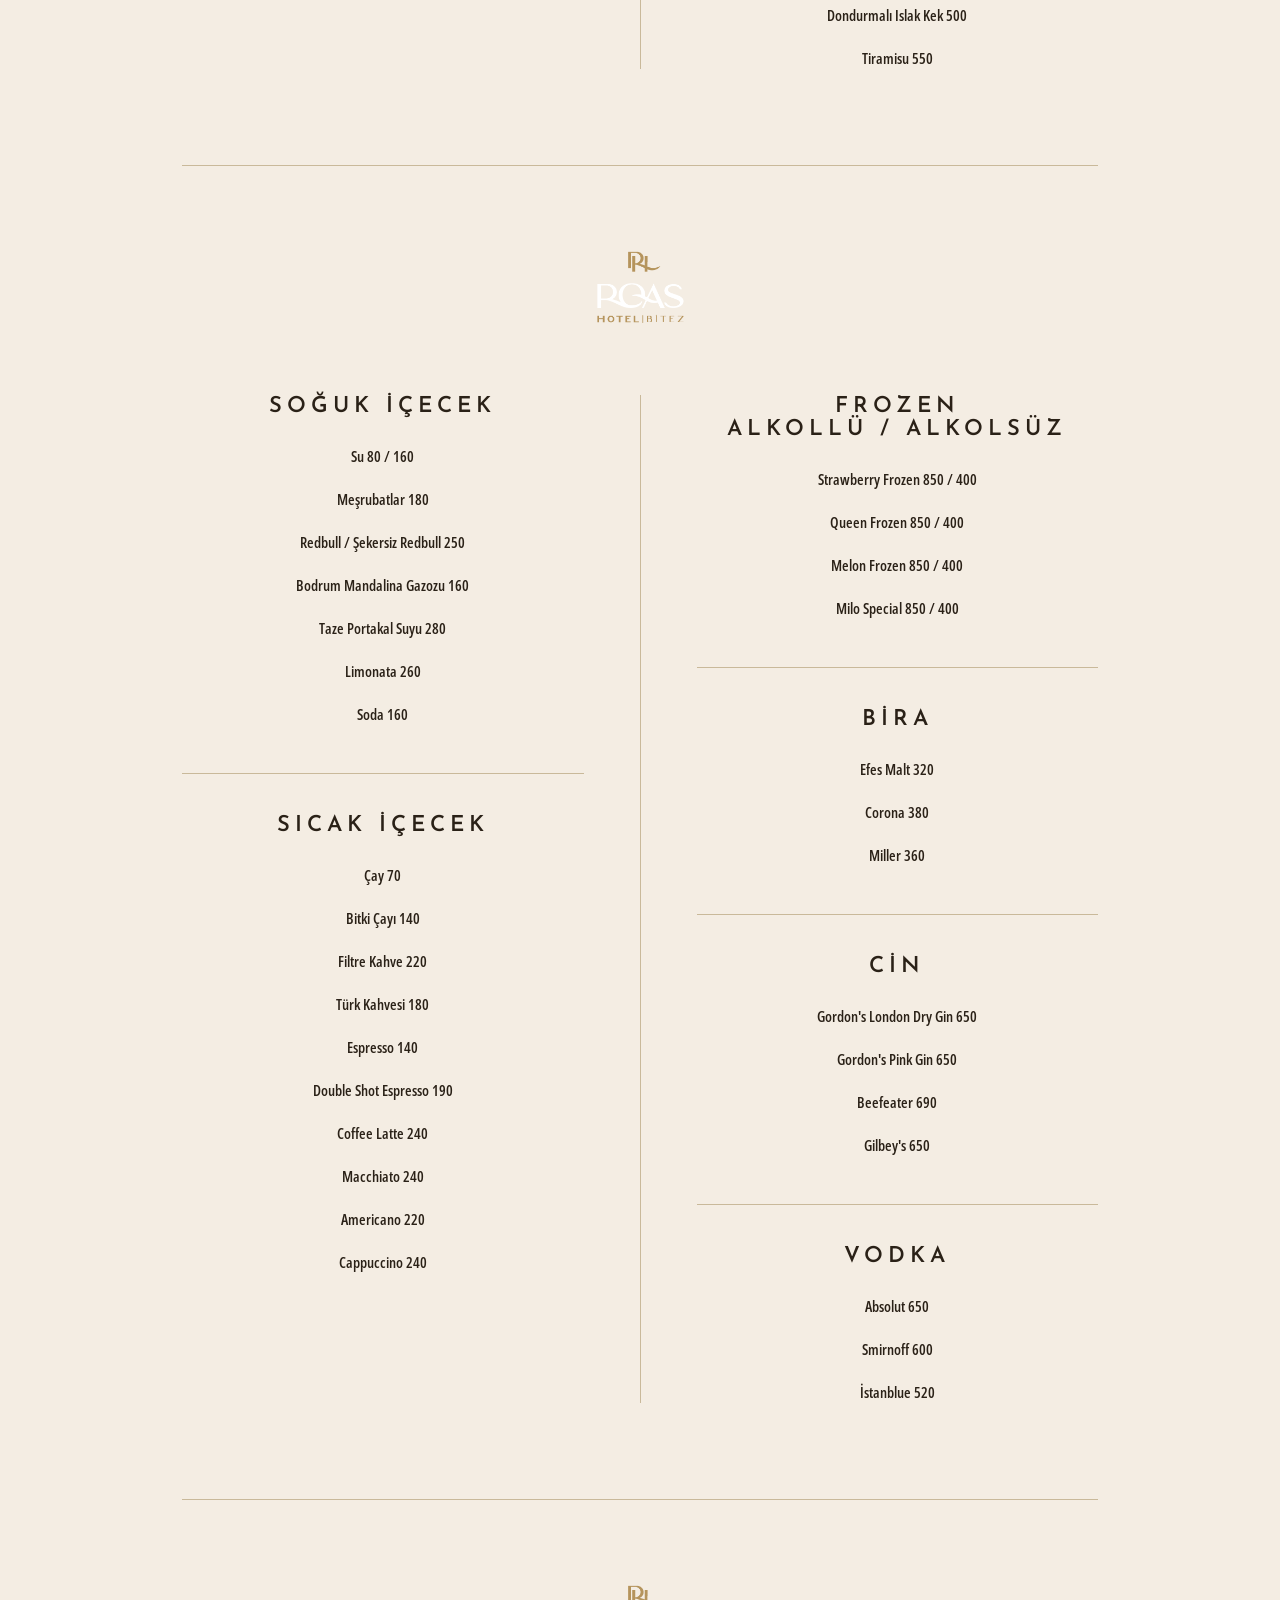
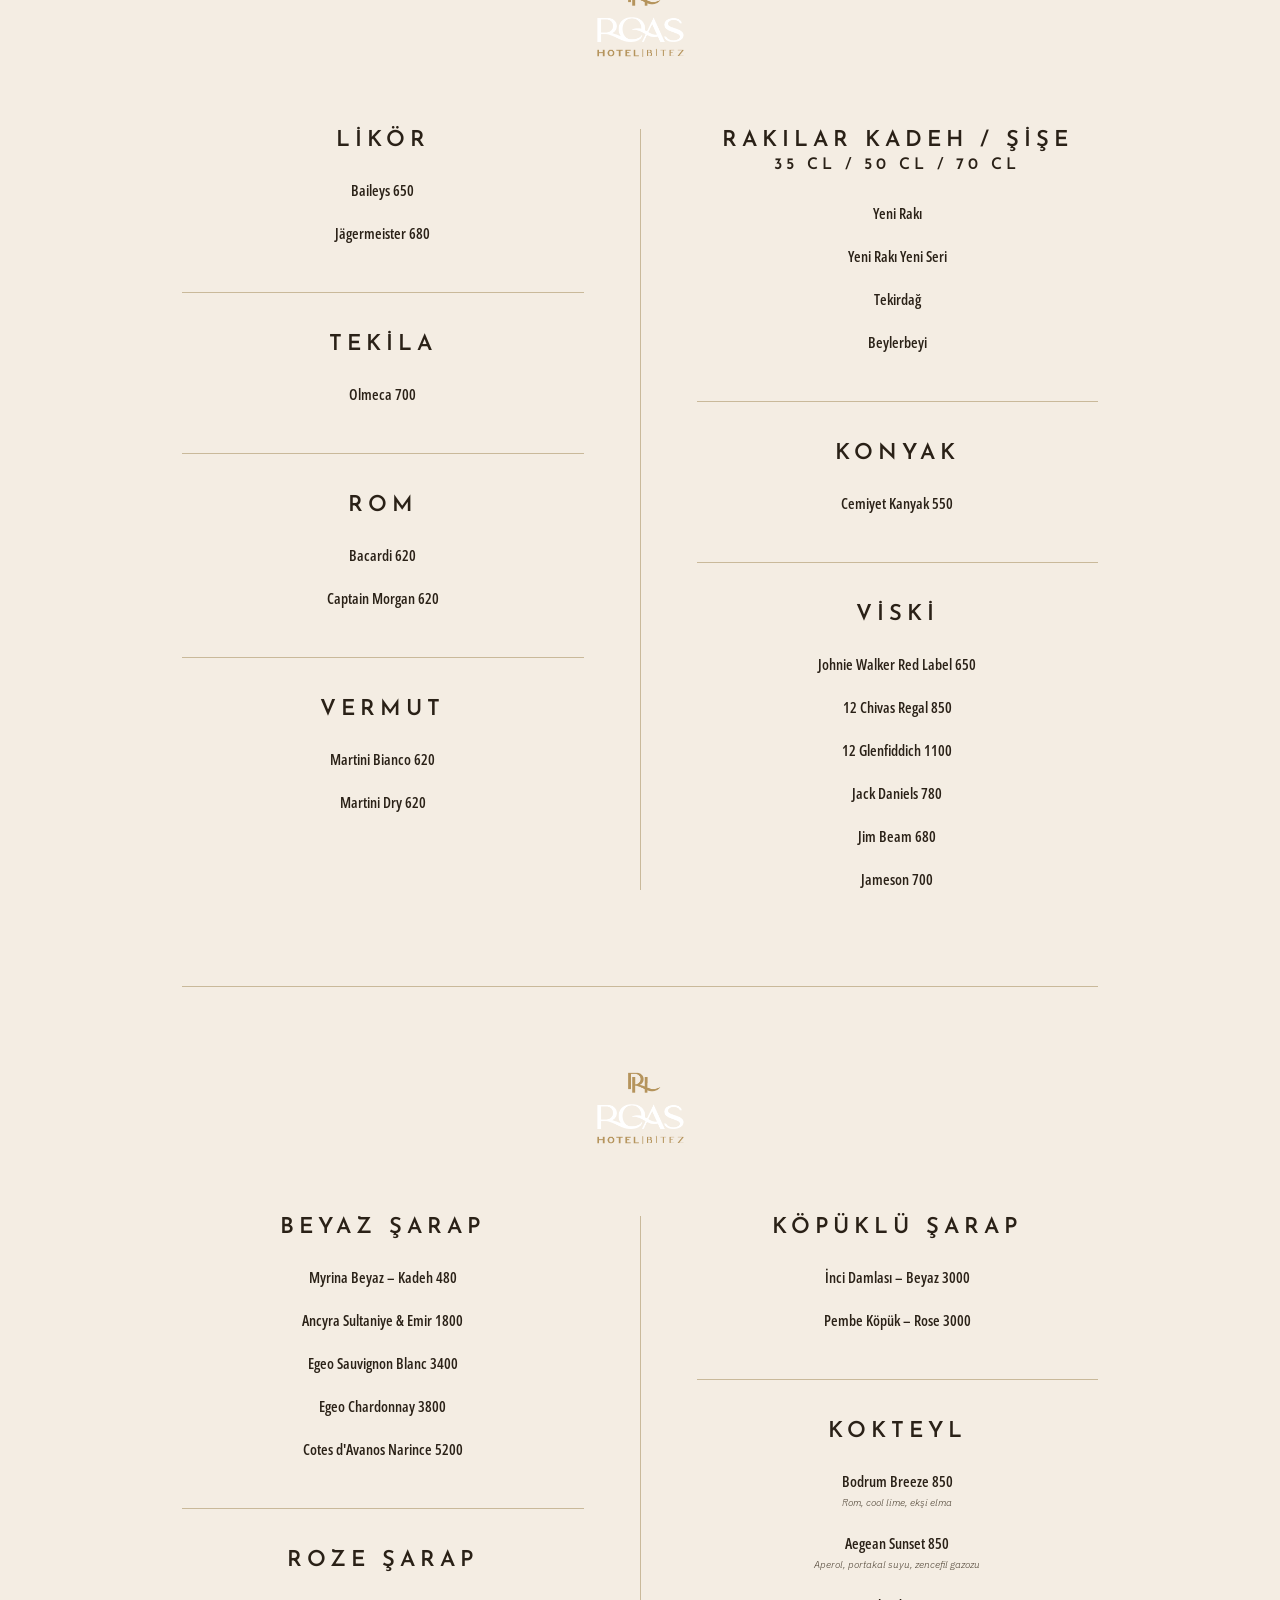
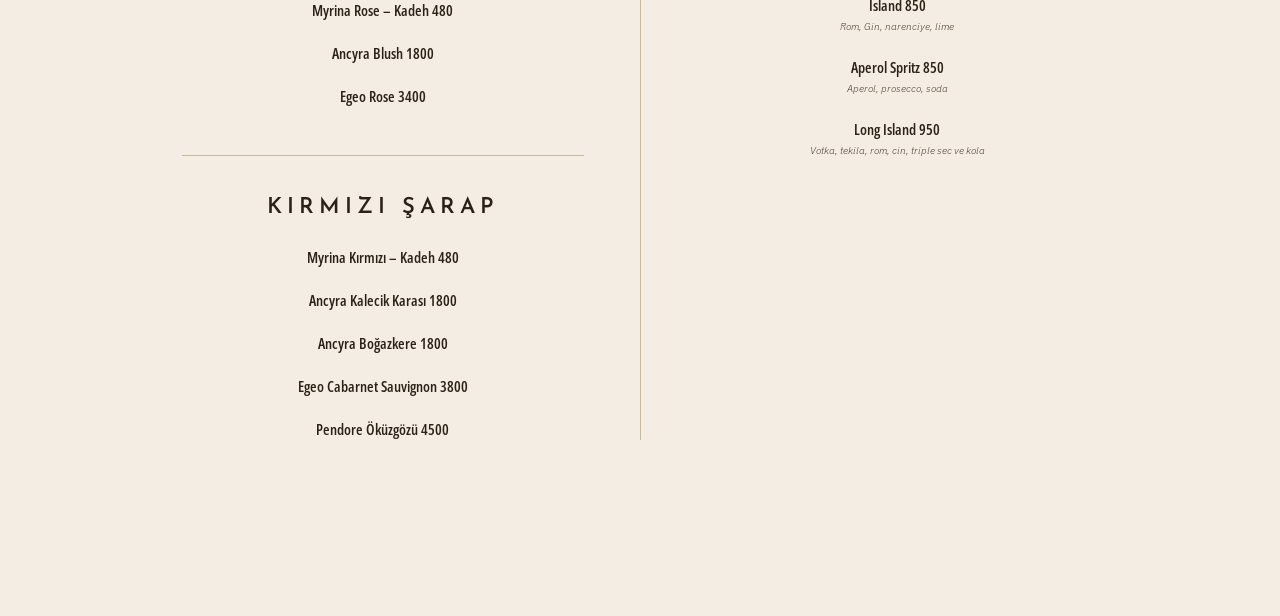
<file: menu/aksammenu-tr.html>
<!DOCTYPE html>
<html lang="tr">
<head>
  <meta charset="UTF-8" />
  <meta name="viewport" content="width=device-width, initial-scale=1.0" />
  <title>Akşam Menü – Milo By Roas</title>
  <link rel="icon" type="image/png" href="../logoroas.png" />
  <link rel="preconnect" href="https://fonts.googleapis.com" />
  <link rel="preconnect" href="https://fonts.gstatic.com" crossorigin />
  <link href="https://fonts.googleapis.com/css2?family=Josefin+Sans:wght@100;200;300;400;700&family=Cormorant+Garamond:ital,wght@0,300;0,400;0,500;1,300;1,400&family=Open+Sans:wdth,wght@75,300;75,600;75,700&family=IBM+Plex+Sans:ital,wght@0,300;0,400;1,300;1,400&display=swap" rel="stylesheet" />

  <style>
    *, *::before, *::after { box-sizing: border-box; margin: 0; padding: 0; }

    :root {
      --cream:    #f4ede3;
      --cream-d:  #ece3d8;
      --gold:     #9e7c4a;
      --text:     #2a2117;
      --text-mid: #4a3f30;
      --rule:     #c9b99a;
    }

    html { scroll-behavior: smooth; }

    body {
      background: var(--cream);
      color: var(--text);
      font-family: 'Cormorant Garamond', serif;
      -webkit-font-smoothing: antialiased;
    }

    .topbar {
      position: fixed;
      top: 0; left: 0; right: 0;
      z-index: 100;
      background: rgba(244,237,227,0.92);
      backdrop-filter: blur(10px);
      border-bottom: 1px solid var(--rule);
      padding: 10px 32px;
      display: flex;
      align-items: center;
      justify-content: space-between;
    }
    .topbar a {
      font-family: 'Josefin Sans', sans-serif;
      font-size: 10px;
      letter-spacing: 2.5px;
      text-transform: uppercase;
      color: var(--text-mid);
      text-decoration: none;
      transition: color .25s;
    }
    .topbar a:hover { color: var(--gold); }
    .topbar .lang-links { display: flex; gap: 8px; }
    .topbar .lang-links a {
      padding: 5px 14px;
      border: 1px solid var(--rule);
      color: var(--gold);
    }
    .topbar .lang-links a.active,
    .topbar .lang-links a:hover {
      background: var(--gold);
      color: var(--cream);
      border-color: var(--gold);
    }

    .menu-wrapper {
      max-width: 980px;
      margin: 0 auto;
      padding: 90px 32px 80px;
    }

    .rl-logo {
      text-align: center;
      margin-bottom: 64px;
    }
    .rl-logo img {
      height: 80px;
      width: auto;
      object-fit: contain;
    }

    .menu-page {
      margin-bottom: 96px;
    }
    .menu-page + .menu-page {
      border-top: 1px solid var(--rule);
      padding-top: 80px;
    }

    .cols {
      display: grid;
      grid-template-columns: 1fr 1px 1fr;
      gap: 0 56px;
      align-items: start;
    }
    .col-divider {
      background: var(--rule);
      align-self: stretch;
    }

    .section {
      margin-bottom: 48px;
    }
    .section:last-child { margin-bottom: 0; }

    .section-rule {
      border: none;
      border-top: 1px solid var(--rule);
      margin: 40px auto;
      width: 100%;
    }

    .section-title {
      font-family: 'Josefin Sans', sans-serif;
      font-weight: 600;
      font-size: 22px;
      letter-spacing: 5px;
      text-transform: uppercase;
      color: var(--text);
      text-align: center;
      margin-bottom: 28px;
    }

    .item {
      text-align: center;
      margin-bottom: 22px;
    }
    .item:last-child { margin-bottom: 0; }

    .item-name {
      font-family: 'Open Sans', sans-serif;
      font-stretch: condensed;
      font-size: 15px;
      font-weight: 600;
      color: var(--text);
      line-height: 1.4;
    }
    .item-desc {
      font-family: 'IBM Plex Sans', sans-serif;
      font-size: 10px;
      font-weight: 300;
      font-style: italic;
      color: var(--text-mid);
      line-height: 1.6;
      margin-top: 3px;
    }

    .section-note {
      font-family: 'IBM Plex Sans', sans-serif;
      font-size: 10px;
      font-style: italic;
      color: var(--text-mid);
      text-align: center;
      margin-top: 14px;
      line-height: 1.6;
    }

    @media (max-width: 680px) {
      .cols {
        grid-template-columns: 1fr;
        gap: 0;
      }
      .col-divider { display: none; }
      .col-right {
        border-top: 1px solid var(--rule);
        padding-top: 40px;
        margin-top: 8px;
      }
      .topbar { padding: 10px 16px; }
      .menu-wrapper { padding: 80px 16px 60px; }
      .section-title { font-size: 18px; letter-spacing: 4px; }
      .item-name { font-size: 14px; }
      .item-desc { font-size: 10px; }
      .rl-logo img { height: 60px; }
      .menu-page + .menu-page { padding-top: 56px; margin-bottom: 0; }
    }
  </style>
  <meta name="description" content="Milo by Roas akşam menüsü: dünya mutfağının seçkin lezzetleri." />
  <link rel="canonical" href="https://roashotel.com/menu/aksammenu-tr.html" />
  <meta name="theme-color" content="#1c1a17" />
  <link rel="apple-touch-icon" href="../logoroas.png" />
  <meta property="og:type" content="website" />
  <meta property="og:title" content="Akşam Menü — Roas Hotel" />
  <meta property="og:description" content="Milo by Roas akşam menüsü: dünya mutfağının seçkin lezzetleri." />
  <meta property="og:url" content="https://roashotel.com/menu/aksammenu-tr.html" />
  <meta property="og:image" content="https://roashotel.com/images/hero-bg.jpg" />
  <meta property="og:locale" content="tr_TR" />
  <meta name="twitter:card" content="summary_large_image" />
  <meta name="twitter:title" content="Akşam Menü — Roas Hotel" />
  <meta name="twitter:description" content="Milo by Roas akşam menüsü: dünya mutfağının seçkin lezzetleri." />
</head>
<body>

  <div class="topbar">
    <a href="../index.html">← Ana Sayfa</a>
    <div class="lang-links">
      <a href="aksammenu-tr.html" class="active">TR</a>
      <a href="aksammenu-en.html">EN</a>
    </div>
  </div>

  <div class="menu-wrapper">

    <!-- ════════════════════ SAYFA 1 ════════════════════ -->
    <div class="menu-page">

      <div class="rl-logo">
        <img src="../logoroas.png" alt="Milo By Roas" />
      </div>

      <div class="cols">

        <!-- SOL: ÇORBALAR + MEZELER + ATIŞTIRMALIK -->
        <div class="col-left">

          <div class="section">
            <h2 class="section-title">Çorbalar</h2>

            <div class="item">
              <div class="item-name">Sütlü Mısır Çorbası 320</div>
            </div>

            <div class="item">
              <div class="item-name">Fırınlanmış Domates Çorbası 320</div>
            </div>
          </div>

          <hr class="section-rule" />

          <div class="section">
            <h2 class="section-title">Mezeler</h2>

            <div class="item"><div class="item-name">Köpoğlu 420</div></div>
            <div class="item"><div class="item-name">Humus 420</div></div>
            <div class="item"><div class="item-name">Havuç Tarator 420</div></div>
            <div class="item"><div class="item-name">Girit Ezme 420</div></div>
            <div class="item"><div class="item-name">Piyaz 380</div></div>
            <div class="item"><div class="item-name">Kuru Cacık 380</div></div>
            <div class="item"><div class="item-name">Atom 400</div></div>
          </div>

          <hr class="section-rule" />

          <div class="section">
            <h2 class="section-title">Atıştırmalık</h2>

            <div class="item">
              <div class="item-name">Çıtır Tavuk ve Patates Kızartması 650</div>
            </div>

            <div class="item">
              <div class="item-name">Karışık Atıştırmalık Tabağı 850</div>
              <div class="item-desc">Çıtır tavuk, soğan halkaları, patates kızartması,<br>
              paçanga, kızarmış sosis ve kokteyl sos eşliğinde</div>
            </div>

            <div class="item">
              <div class="item-name">Tavuk Dürüm 720</div>
              <div class="item-desc">Patates Kızartması Eşliğinde</div>
            </div>

            <div class="item">
              <div class="item-name">Patates Kızartması 380</div>
            </div>

            <div class="item">
              <div class="item-name">Baharatlı Elma Dilim Patates 400</div>
            </div>
          </div>

        </div>

        <div class="col-divider"></div>

        <!-- SAĞ: SOĞUK BAŞLANGIÇLAR + ARA SICAKLAR + SALATA -->
        <div class="col-right">

          <div class="section">
            <h2 class="section-title">Soğuk Başlangıçlar</h2>

            <div class="item">
              <div class="item-name">Dana Carpaccio 900</div>
            </div>

            <div class="item">
              <div class="item-name">Buratta Caprese 1050</div>
            </div>
          </div>

          <hr class="section-rule" />

          <div class="section">
            <h2 class="section-title">Ara Sıcaklar</h2>

            <div class="item"><div class="item-name">Paçanga Böreği 450</div></div>
            <div class="item"><div class="item-name">Karides Güveç 900</div></div>
            <div class="item"><div class="item-name">Kaşarlı Mantar 420</div></div>
            <div class="item"><div class="item-name">Shot Karides (İki adet) 450</div></div>
            <div class="item"><div class="item-name">Sarımsaklı Ekmek 320</div></div>
          </div>

          <hr class="section-rule" />

          <div class="section">
            <h2 class="section-title">Salata</h2>

            <div class="item">
              <div class="item-name">Çoban Salata 520</div>
            </div>

            <div class="item">
              <div class="item-name">Akdeniz Salatası 520</div>
              <div class="item-desc">Mevsim yeşillikleri, domates, yeşil zeytin,<br>
              ezine peyniri, zeytinyağlı sos</div>
            </div>

            <div class="item">
              <div class="item-name">Hellim Salatası 680</div>
              <div class="item-desc">Roka yaprakları, köz patlıcan, kuşkonmaz,<br>
              enginar kalbi, hellim ızgara</div>
            </div>

            <div class="item">
              <div class="item-name">Tavuklu Caprese Salatası 740</div>
              <div class="item-desc">Balzamik soslu tavuk parçaları, mozarella,<br>
              ıspanak, fesleğen, avokado, kiraz domates</div>
            </div>

            <div class="item">
              <div class="item-name">Somonlu Kiona Salatası 820</div>
              <div class="item-desc">Renkli biberler ile harmanlanmış kinoa<br>
              tohumları, füme somon, avokado, salatalık,<br>
              kırmızı soğan, kapari, bahçe yeşillikleri</div>
            </div>
          </div>

        </div>
      </div>
    </div>

    <!-- ════════════════════ SAYFA 2 ════════════════════ -->
    <div class="menu-page">

      <div class="rl-logo">
        <img src="../logoroas.png" alt="Milo By Roas" />
      </div>

      <div class="cols">

        <!-- SOL: PIZZALAR -->
        <div class="col-left">

          <div class="section">
            <h2 class="section-title">Pizzalar</h2>

            <div class="item">
              <div class="item-name">Margherita 850</div>
              <div class="item-desc">Domates sos, mozzarella, taze fesleğen,<br>
              parmesan ve pesto</div>
            </div>

            <div class="item">
              <div class="item-name">Burrata Verde 1100</div>
              <div class="item-desc">Domates sos, pesto, burrata, Antep fıstığı,<br>
              yeşillik ve zeytinyağı</div>
            </div>

            <div class="item">
              <div class="item-name">Chick BBQ 940</div>
              <div class="item-desc">BBQ soslu çıtır tavuk, mozzarella, kırmızı<br>
              soğan, maydanoz ve kişniş</div>
            </div>

            <div class="item">
              <div class="item-name">The Butcher 1150</div>
              <div class="item-desc">Domates sos, mozzarella, parmesan, füme<br>
              antrikot, pastırma, füme dana eti, füme<br>
              kaburga ve kırmızı soğan</div>
            </div>

            <div class="item">
              <div class="item-name">Cheesy 950</div>
              <div class="item-desc">Domates sos, mozzarella, gouda, cheddar,<br>
              otlu peynir, roka, pesto ve zeytinyağı</div>
            </div>
          </div>

        </div>

        <div class="col-divider"></div>

        <!-- SAĞ: KIRMIZI ETLER + DENİZ ÜRÜNLERİ -->
        <div class="col-right">

          <div class="section">
            <h2 class="section-title">Kırmızı Etler</h2>

            <div class="item">
              <div class="item-name">Dana Şinitsel 1050</div>
              <div class="item-desc">Patates salatası eşliğinde</div>
            </div>

            <div class="item">
              <div class="item-name">Kuzu Pirzola 1450</div>
              <div class="item-desc">Karamelize edilmiş kök sebzeler ve<br>
              patlıcan beğendi eşliğinde</div>
            </div>

            <div class="item">
              <div class="item-name">Izgara Köfte 1050</div>
              <div class="item-desc">Patates kızartması ve ızgara sebze eşliğinde</div>
            </div>
          </div>

          <hr class="section-rule" />

          <div class="section">
            <h2 class="section-title">Deniz Ürünleri</h2>

            <div class="item">
              <div class="item-name">Miso Soslu Izgara Levrek 1100</div>
              <div class="item-desc">Marine edilmiş levrek fileto, patates püresi,<br>
              ıspanak kavurma</div>
            </div>

            <div class="item">
              <div class="item-name">Izgara Çipura 950</div>
              <div class="item-desc">Roka, kırmızı soğan ve limon eşliğinde</div>
            </div>

            <div class="item">
              <div class="item-name">Izgara Levrek 1200</div>
              <div class="item-desc">Roka, kırmızı soğan ve limon eşliğinde</div>
            </div>

            <div class="item">
              <div class="item-name">Izgara Barbun 1000</div>
              <div class="item-desc">Roka, kırmızı soğan ve limon eşliğinde</div>
            </div>
          </div>

        </div>
      </div>
    </div>

    <!-- ════════════════════ SAYFA 3 ════════════════════ -->
    <div class="menu-page">

      <div class="rl-logo">
        <img src="../logoroas.png" alt="Milo By Roas" />
      </div>

      <div class="cols">

        <!-- SOL: BEYAZ ETLER + MAKARNA -->
        <div class="col-left">

          <div class="section">
            <h2 class="section-title">Beyaz Etler</h2>

            <div class="item">
              <div class="item-name">Tavuk Schnitzel 950</div>
              <div class="item-desc">Çeri domates, roka, patates salatası</div>
            </div>

            <div class="item">
              <div class="item-name">Izgara Tavuk 930</div>
              <div class="item-desc">Haşlanmış patates, kuşkonmaz, kiraz domates,<br>
              ızgara tavuk göğsü ve krema sosu eşliğinde</div>
            </div>
          </div>

          <hr class="section-rule" />

          <div class="section">
            <h2 class="section-title">Makarna</h2>

            <div class="item">
              <div class="item-name">Taglietelle della Salute 900</div>
              <div class="item-desc">Tavuk parçacıkları, napoliten sos,<br>
              domates, roka, parmesan</div>
            </div>

            <div class="item">
              <div class="item-name">Beş Peynirli Ravioli 780</div>
            </div>

            <div class="item">
              <div class="item-name">Deniz Mahsullü Makarna 1100</div>
              <div class="item-desc">Deniz mahsülleri (Kalamar, midye,<br>
              karides), napoliten sos</div>
            </div>

            <div class="item">
              <div class="item-name">Fettuccine al Pesto 880</div>
              <div class="item-desc">Çam Fıstığı, ceviz, fesleğen, taze<br>
              baharatlar, parmesan, krema, mantar,<br>
              tavuk parçacıkları</div>
            </div>

            <div class="item">
              <div class="item-name">Spaghetti Bolonez 950</div>
              <div class="item-desc">Dana kıyma, domates sos, taze<br>
              baharatlar, parmesan</div>
            </div>
          </div>

        </div>

        <div class="col-divider"></div>

        <!-- SAĞ: HAMBURGER + ÇOCUK MENÜSÜ + TATLI -->
        <div class="col-right">

          <div class="section">
            <h2 class="section-title">Hamburger</h2>

            <div class="item">
              <div class="item-name">Smash It! 850</div>
              <div class="item-desc">Dana eti, eritilmiş peynir ve özel sosumuz</div>
            </div>

            <div class="item">
              <div class="item-name">Cherry Cherry Lady 850</div>
              <div class="item-desc">Ev yapımı vişne reçeli, Ege tulumu ve dana eti</div>
            </div>

            <div class="item">
              <div class="item-name">Golden Chick 750</div>
              <div class="item-desc">Kızarmış tavuk kalça, çedar ve sos</div>
            </div>

            <p class="section-note">*Tüm hamburgerlerimiz patates kızartması ile servis edilmektedir.</p>
          </div>

          <hr class="section-rule" />

          <div class="section">
            <h2 class="section-title">Çocuk Menüsü</h2>

            <div class="item"><div class="item-name">Mini Köfte Tabağı 550</div></div>
            <div class="item"><div class="item-name">Çıtır Tavuk 500</div></div>
            <div class="item"><div class="item-name">Mini Burger 500</div></div>

            <p class="section-note">*Tüm çocuk menümüz patates kızartması ile servis edilmektedir.</p>
          </div>

          <hr class="section-rule" />

          <div class="section">
            <h2 class="section-title">Tatlı</h2>

            <div class="item"><div class="item-name">Meyve Tabağı 450</div></div>
            <div class="item"><div class="item-name">Milo Cheesecake 530</div></div>
            <div class="item"><div class="item-name">Dondurmalı Islak Kek 500</div></div>
            <div class="item"><div class="item-name">Tiramisu 550</div></div>
          </div>

        </div>
      </div>
    </div>

    <!-- ════════════════════ SAYFA 4 ════════════════════ -->
    <div class="menu-page">

      <div class="rl-logo">
        <img src="../logoroas.png" alt="Milo By Roas" />
      </div>

      <div class="cols">

        <!-- SOL: SOĞUK İÇECEK + SICAK İÇECEK -->
        <div class="col-left">

          <div class="section">
            <h2 class="section-title">Soğuk İçecek</h2>

            <div class="item"><div class="item-name">Su 80 / 160</div></div>
            <div class="item"><div class="item-name">Meşrubatlar 180</div></div>
            <div class="item"><div class="item-name">Redbull / Şekersiz Redbull 250</div></div>
            <div class="item"><div class="item-name">Bodrum Mandalina Gazozu 160</div></div>
            <div class="item"><div class="item-name">Taze Portakal Suyu 280</div></div>
            <div class="item"><div class="item-name">Limonata 260</div></div>
            <div class="item"><div class="item-name">Soda 160</div></div>
          </div>

          <hr class="section-rule" />

          <div class="section">
            <h2 class="section-title">Sıcak İçecek</h2>

            <div class="item"><div class="item-name">Çay 70</div></div>
            <div class="item"><div class="item-name">Bitki Çayı 140</div></div>
            <div class="item"><div class="item-name">Filtre Kahve 220</div></div>
            <div class="item"><div class="item-name">Türk Kahvesi 180</div></div>
            <div class="item"><div class="item-name">Espresso 140</div></div>
            <div class="item"><div class="item-name">Double Shot Espresso 190</div></div>
            <div class="item"><div class="item-name">Coffee Latte 240</div></div>
            <div class="item"><div class="item-name">Macchiato 240</div></div>
            <div class="item"><div class="item-name">Americano 220</div></div>
            <div class="item"><div class="item-name">Cappuccino 240</div></div>
          </div>

        </div>

        <div class="col-divider"></div>

        <!-- SAĞ: FROZEN + BİRA + CİN + VODKA -->
        <div class="col-right">

          <div class="section">
            <h2 class="section-title">Frozen<br>Alkollü / Alkolsüz</h2>

            <div class="item"><div class="item-name">Strawberry Frozen 850 / 400</div></div>
            <div class="item"><div class="item-name">Queen Frozen 850 / 400</div></div>
            <div class="item"><div class="item-name">Melon Frozen 850 / 400</div></div>
            <div class="item"><div class="item-name">Milo Special 850 / 400</div></div>
          </div>

          <hr class="section-rule" />

          <div class="section">
            <h2 class="section-title">Bira</h2>

            <div class="item"><div class="item-name">Efes Malt 320</div></div>
            <div class="item"><div class="item-name">Corona 380</div></div>
            <div class="item"><div class="item-name">Miller 360</div></div>
          </div>

          <hr class="section-rule" />

          <div class="section">
            <h2 class="section-title">Cin</h2>

            <div class="item"><div class="item-name">Gordon's London Dry Gin 650</div></div>
            <div class="item"><div class="item-name">Gordon's Pink Gin 650</div></div>
            <div class="item"><div class="item-name">Beefeater 690</div></div>
            <div class="item"><div class="item-name">Gilbey's 650</div></div>
          </div>

          <hr class="section-rule" />

          <div class="section">
            <h2 class="section-title">Vodka</h2>

            <div class="item"><div class="item-name">Absolut 650</div></div>
            <div class="item"><div class="item-name">Smirnoff 600</div></div>
            <div class="item"><div class="item-name">İstanblue 520</div></div>
          </div>

        </div>
      </div>
    </div>

    <!-- ════════════════════ SAYFA 5 ════════════════════ -->
    <div class="menu-page">

      <div class="rl-logo">
        <img src="../logoroas.png" alt="Milo By Roas" />
      </div>

      <div class="cols">

        <!-- SOL: LİKÖR + TEKİLA + ROM + VERMUT -->
        <div class="col-left">

          <div class="section">
            <h2 class="section-title">Likör</h2>
            <div class="item"><div class="item-name">Baileys 650</div></div>
            <div class="item"><div class="item-name">Jägermeister 680</div></div>
          </div>

          <hr class="section-rule" />

          <div class="section">
            <h2 class="section-title">Tekila</h2>
            <div class="item"><div class="item-name">Olmeca 700</div></div>
          </div>

          <hr class="section-rule" />

          <div class="section">
            <h2 class="section-title">Rom</h2>
            <div class="item"><div class="item-name">Bacardi 620</div></div>
            <div class="item"><div class="item-name">Captain Morgan 620</div></div>
          </div>

          <hr class="section-rule" />

          <div class="section">
            <h2 class="section-title">Vermut</h2>
            <div class="item"><div class="item-name">Martini Bianco 620</div></div>
            <div class="item"><div class="item-name">Martini Dry 620</div></div>
          </div>

        </div>

        <div class="col-divider"></div>

        <!-- SAĞ: RAKILAR + KONYAK + VİSKİ -->
        <div class="col-right">

          <div class="section">
            <h2 class="section-title">Rakılar Kadeh / Şişe<br><span style="font-size:16px;letter-spacing:4px;">35 CL / 50 CL / 70 CL</span></h2>

            <div class="item"><div class="item-name">Yeni Rakı</div></div>
            <div class="item"><div class="item-name">Yeni Rakı Yeni Seri</div></div>
            <div class="item"><div class="item-name">Tekirdağ</div></div>
            <div class="item"><div class="item-name">Beylerbeyi</div></div>
          </div>

          <hr class="section-rule" />

          <div class="section">
            <h2 class="section-title">Konyak</h2>
            <div class="item"><div class="item-name">Cemiyet Kanyak 550</div></div>
          </div>

          <hr class="section-rule" />

          <div class="section">
            <h2 class="section-title">Viski</h2>
            <div class="item"><div class="item-name">Johnie Walker Red Label 650</div></div>
            <div class="item"><div class="item-name">12 Chivas Regal 850</div></div>
            <div class="item"><div class="item-name">12 Glenfiddich 1100</div></div>
            <div class="item"><div class="item-name">Jack Daniels 780</div></div>
            <div class="item"><div class="item-name">Jim Beam 680</div></div>
            <div class="item"><div class="item-name">Jameson 700</div></div>
          </div>

        </div>
      </div>
    </div>

    <!-- ════════════════════ SAYFA 6 ════════════════════ -->
    <div class="menu-page">

      <div class="rl-logo">
        <img src="../logoroas.png" alt="Milo By Roas" />
      </div>

      <div class="cols">

        <!-- SOL: BEYAZ + ROZE + KIRMIZI ŞARAP -->
        <div class="col-left">

          <div class="section">
            <h2 class="section-title">Beyaz Şarap</h2>
            <div class="item"><div class="item-name">Myrina Beyaz – Kadeh 480</div></div>
            <div class="item"><div class="item-name">Ancyra Sultaniye &amp; Emir 1800</div></div>
            <div class="item"><div class="item-name">Egeo Sauvignon Blanc 3400</div></div>
            <div class="item"><div class="item-name">Egeo Chardonnay 3800</div></div>
            <div class="item"><div class="item-name">Cotes d'Avanos Narince 5200</div></div>
          </div>

          <hr class="section-rule" />

          <div class="section">
            <h2 class="section-title">Roze Şarap</h2>
            <div class="item"><div class="item-name">Myrina Rose – Kadeh 480</div></div>
            <div class="item"><div class="item-name">Ancyra Blush 1800</div></div>
            <div class="item"><div class="item-name">Egeo Rose 3400</div></div>
          </div>

          <hr class="section-rule" />

          <div class="section">
            <h2 class="section-title">Kırmızı Şarap</h2>
            <div class="item"><div class="item-name">Myrina Kırmızı – Kadeh 480</div></div>
            <div class="item"><div class="item-name">Ancyra Kalecik Karası 1800</div></div>
            <div class="item"><div class="item-name">Ancyra Boğazkere 1800</div></div>
            <div class="item"><div class="item-name">Egeo Cabarnet Sauvignon 3800</div></div>
            <div class="item"><div class="item-name">Pendore Öküzgözü 4500</div></div>
          </div>

        </div>

        <div class="col-divider"></div>

        <!-- SAĞ: KÖPÜKLÜ ŞARAP + KOKTEYL -->
        <div class="col-right">

          <div class="section">
            <h2 class="section-title">Köpüklü Şarap</h2>
            <div class="item"><div class="item-name">İnci Damlası – Beyaz 3000</div></div>
            <div class="item"><div class="item-name">Pembe Köpük – Rose 3000</div></div>
          </div>

          <hr class="section-rule" />

          <div class="section">
            <h2 class="section-title">Kokteyl</h2>

            <div class="item">
              <div class="item-name">Bodrum Breeze 850</div>
              <div class="item-desc">Rom, cool lime, ekşi elma</div>
            </div>

            <div class="item">
              <div class="item-name">Aegean Sunset 850</div>
              <div class="item-desc">Aperol, portakal suyu, zencefil gazozu</div>
            </div>

            <div class="item">
              <div class="item-name">Island 850</div>
              <div class="item-desc">Rom, Gin, narenciye, lime</div>
            </div>

            <div class="item">
              <div class="item-name">Aperol Spritz 850</div>
              <div class="item-desc">Aperol, prosecco, soda</div>
            </div>

            <div class="item">
              <div class="item-name">Long Island 950</div>
              <div class="item-desc">Votka, tekila, rom, cin, triple sec ve kola</div>
            </div>
          </div>

        </div>
      </div>
    </div>

  </div><!-- /menu-wrapper -->


  <script src="../js/i18n.js"></script>
</body>
</html>
</file>
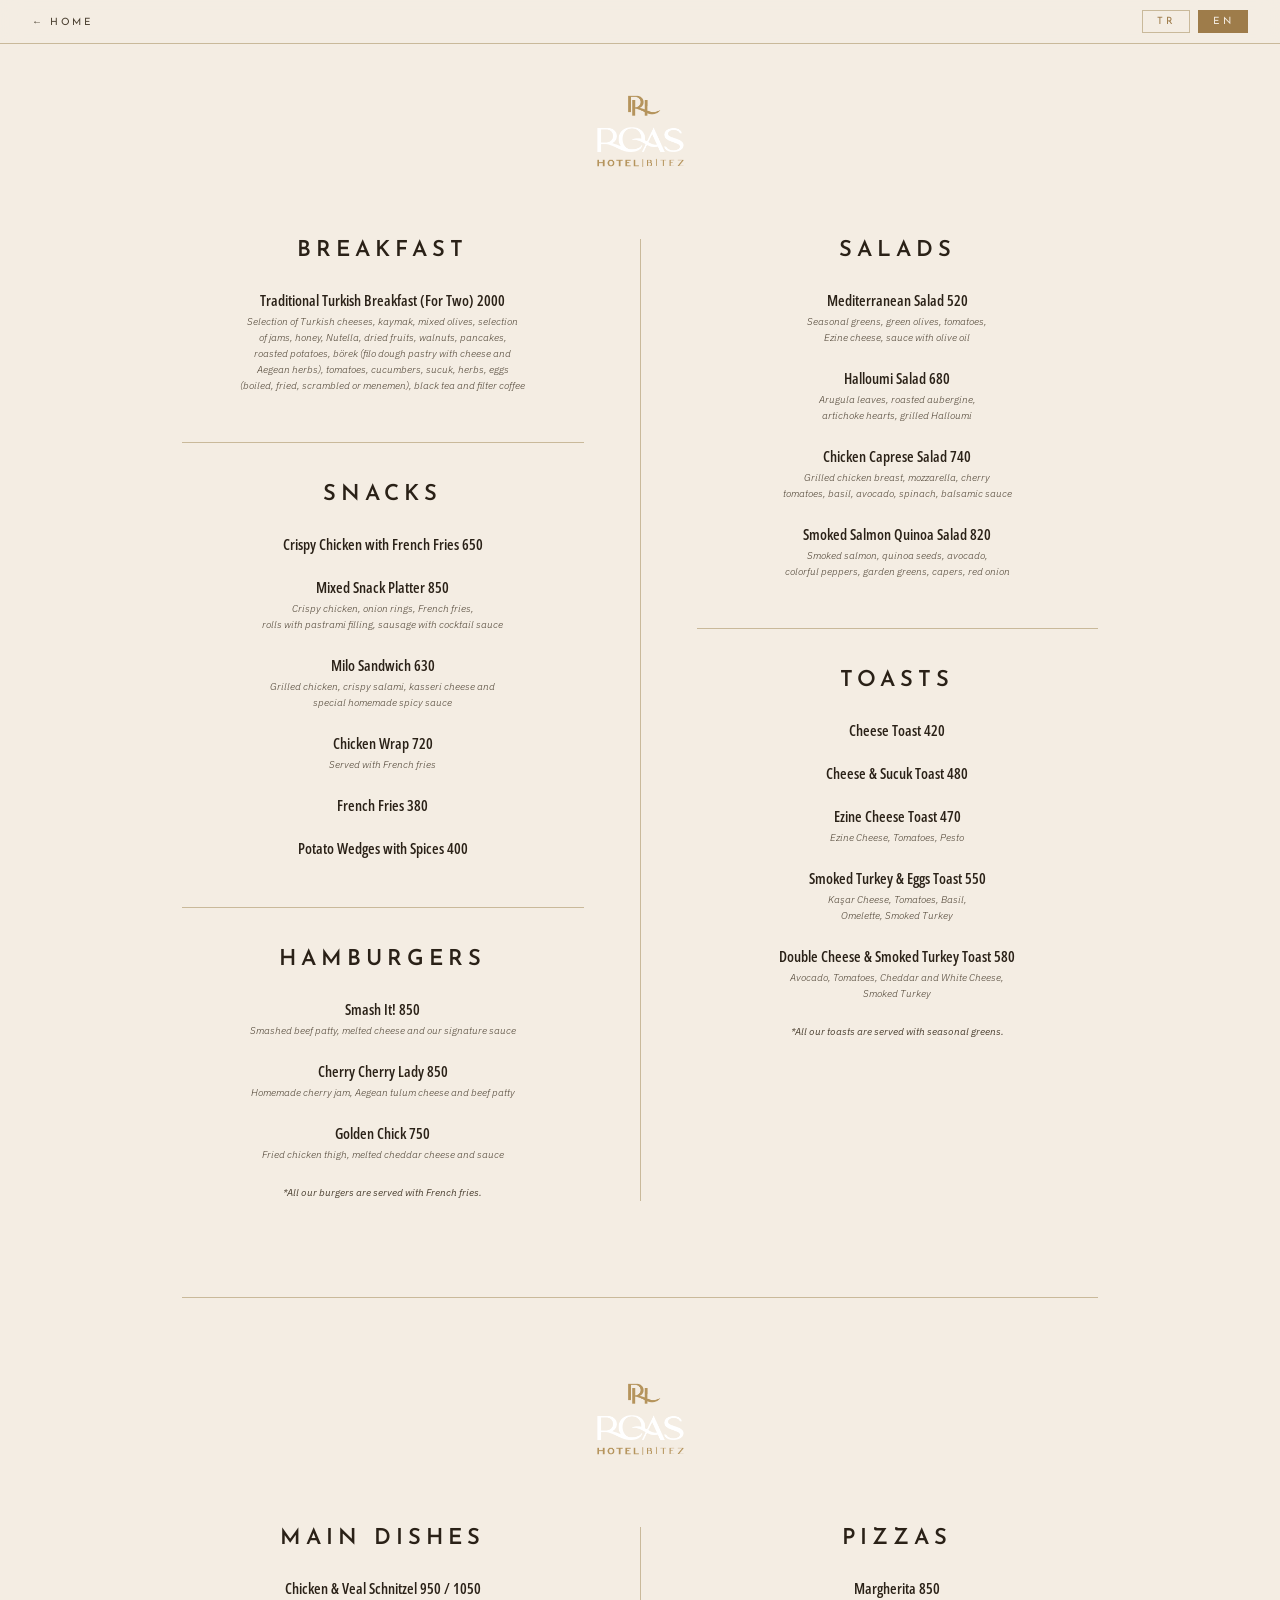
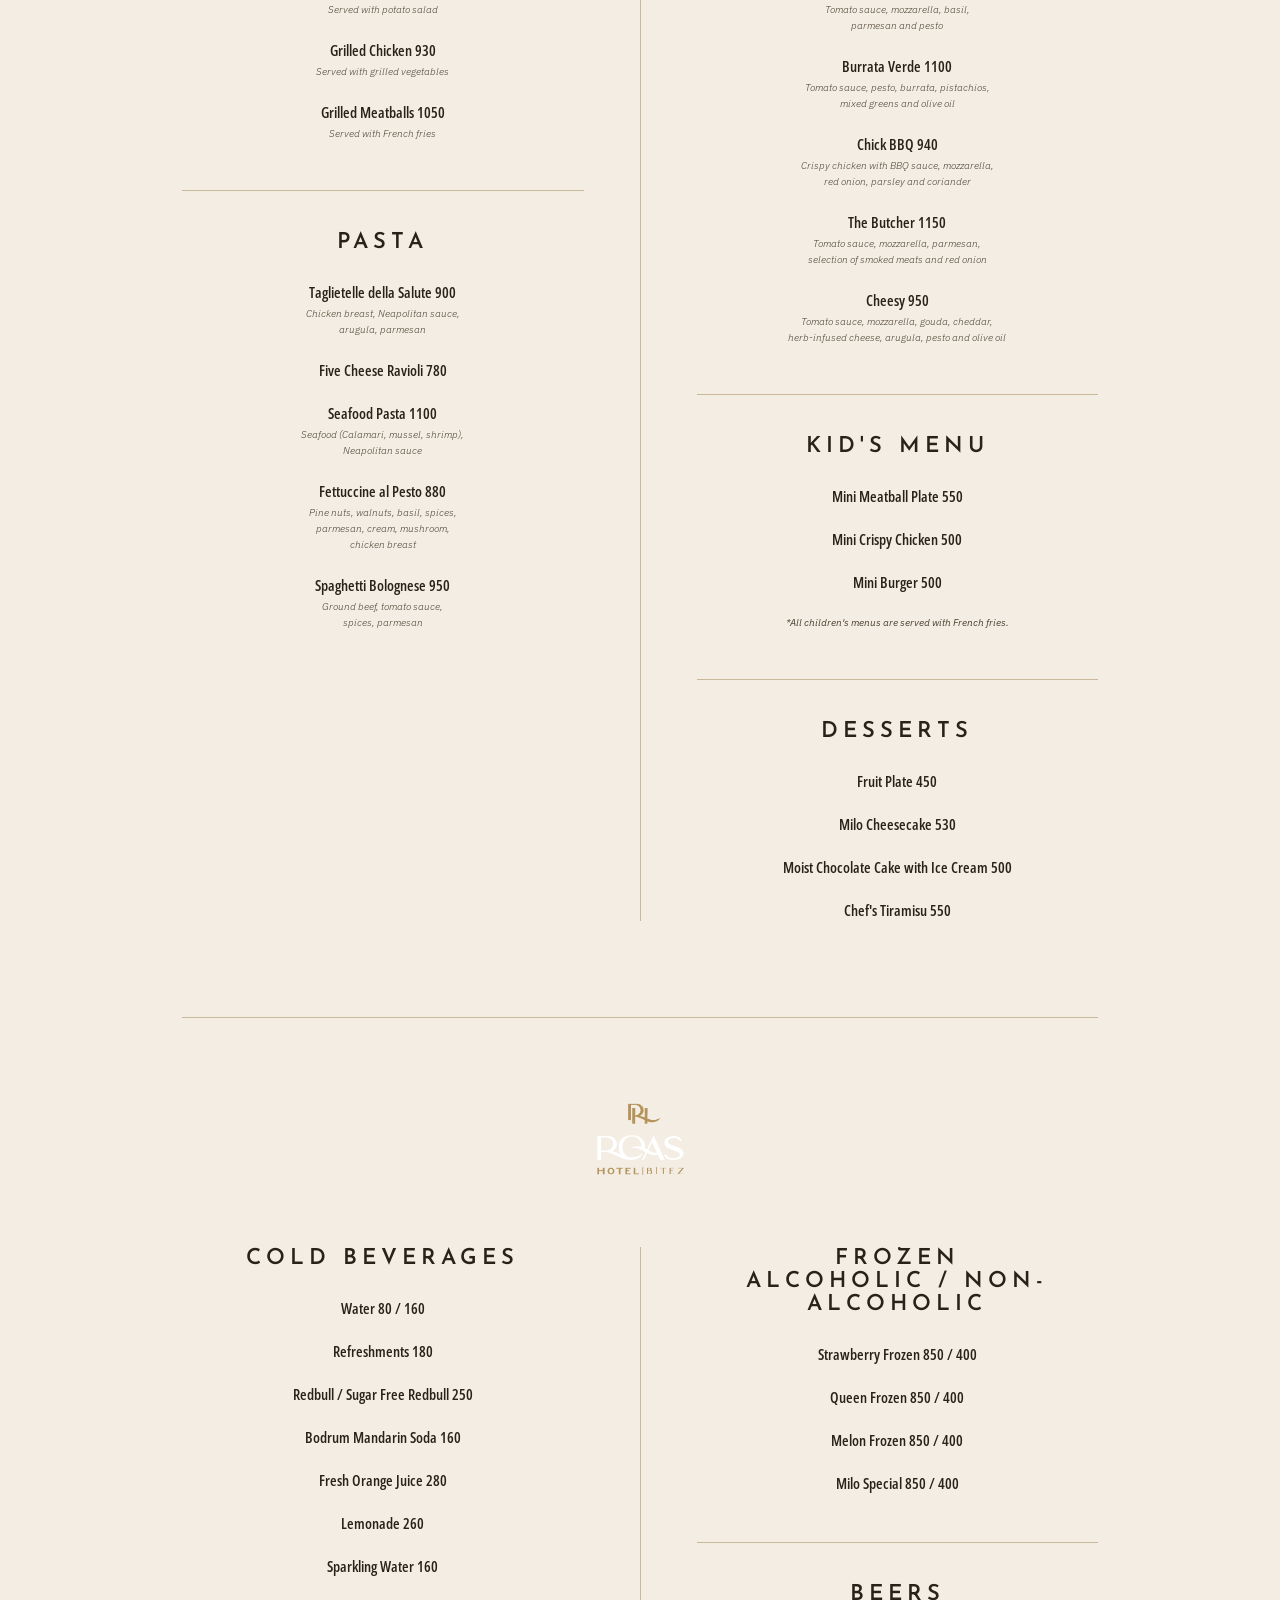
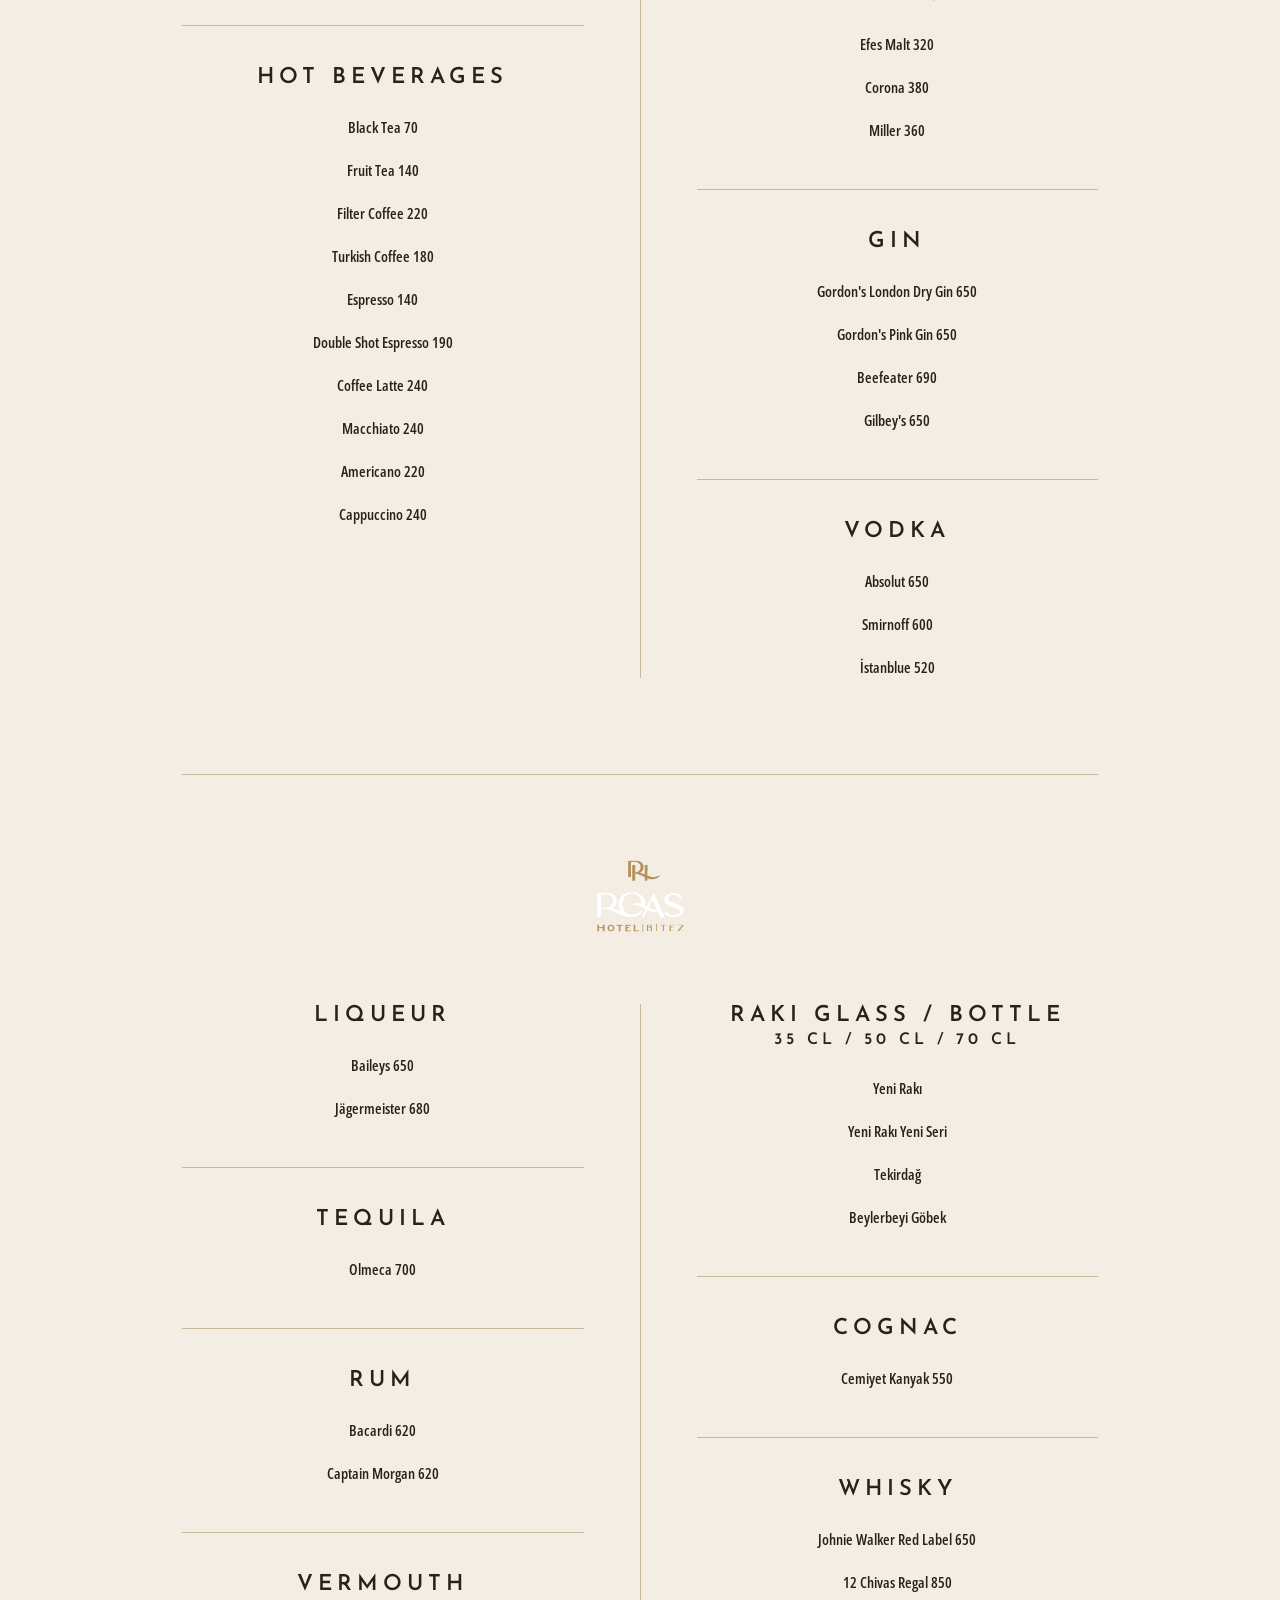
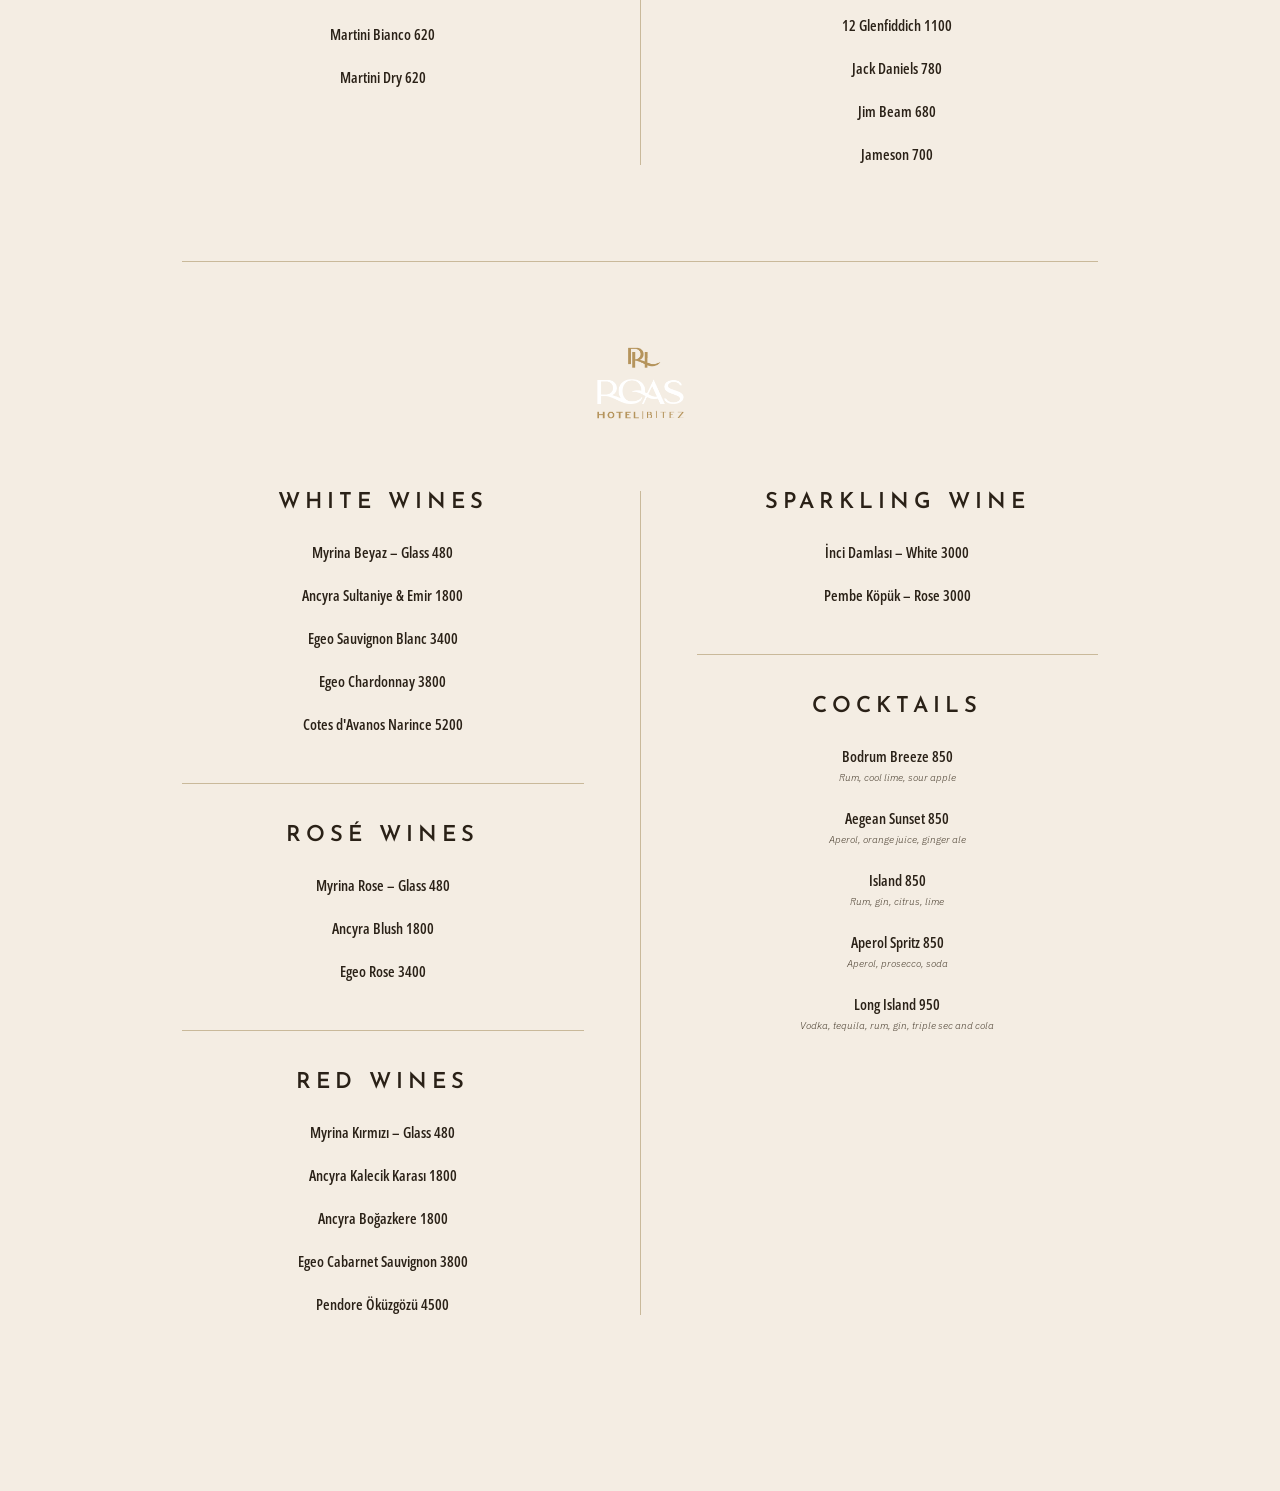
<file: menu/gunduzmenu-en.html>
<!DOCTYPE html>
<html lang="en">
<head>
  <meta charset="UTF-8" />
  <meta name="viewport" content="width=device-width, initial-scale=1.0" />
  <title>Daytime Menu – Milo By Roas</title>
  <link rel="icon" type="image/png" href="../logoroas.png" />
  <link rel="preconnect" href="https://fonts.googleapis.com" />
  <link rel="preconnect" href="https://fonts.gstatic.com" crossorigin />
  <link href="https://fonts.googleapis.com/css2?family=Josefin+Sans:wght@100;200;300;400;700&family=Cormorant+Garamond:ital,wght@0,300;0,400;0,500;1,300;1,400&family=Open+Sans:wdth,wght@75,300;75,600;75,700&family=IBM+Plex+Sans:ital,wght@0,300;0,400;1,300;1,400&display=swap" rel="stylesheet" />

  <style>
    *, *::before, *::after { box-sizing: border-box; margin: 0; padding: 0; }

    :root {
      --cream:    #f4ede3;
      --cream-d:  #ece3d8;
      --gold:     #9e7c4a;
      --text:     #2a2117;
      --text-mid: #4a3f30;
      --rule:     #c9b99a;
    }

    html { scroll-behavior: smooth; }

    body {
      background: var(--cream);
      color: var(--text);
      font-family: 'Cormorant Garamond', serif;
      -webkit-font-smoothing: antialiased;
    }

    .topbar {
      position: fixed;
      top: 0; left: 0; right: 0;
      z-index: 100;
      background: rgba(244,237,227,0.92);
      backdrop-filter: blur(10px);
      border-bottom: 1px solid var(--rule);
      padding: 10px 32px;
      display: flex;
      align-items: center;
      justify-content: space-between;
    }
    .topbar a {
      font-family: 'Josefin Sans', sans-serif;
      font-size: 10px;
      letter-spacing: 2.5px;
      text-transform: uppercase;
      color: var(--text-mid);
      text-decoration: none;
      transition: color .25s;
    }
    .topbar a:hover { color: var(--gold); }
    .topbar .lang-links { display: flex; gap: 8px; }
    .topbar .lang-links a {
      padding: 5px 14px;
      border: 1px solid var(--rule);
      color: var(--gold);
    }
    .topbar .lang-links a.active,
    .topbar .lang-links a:hover {
      background: var(--gold);
      color: var(--cream);
      border-color: var(--gold);
    }

    .menu-wrapper {
      max-width: 980px;
      margin: 0 auto;
      padding: 90px 32px 80px;
    }

    .rl-logo {
      text-align: center;
      margin-bottom: 64px;
    }
    .rl-logo img {
      height: 80px;
      width: auto;
      object-fit: contain;
    }

    .menu-page {
      margin-bottom: 96px;
    }
    .menu-page + .menu-page {
      border-top: 1px solid var(--rule);
      padding-top: 80px;
    }

    .cols {
      display: grid;
      grid-template-columns: 1fr 1px 1fr;
      gap: 0 56px;
      align-items: start;
    }
    .col-divider {
      background: var(--rule);
      align-self: stretch;
    }

    .section {
      margin-bottom: 48px;
    }
    .section:last-child { margin-bottom: 0; }

    .section-rule {
      border: none;
      border-top: 1px solid var(--rule);
      margin: 40px auto;
      width: 100%;
    }

    .section-title {
      font-family: 'Josefin Sans', sans-serif;
      font-weight: 600;
      font-size: 22px;
      letter-spacing: 5px;
      text-transform: uppercase;
      color: var(--text);
      text-align: center;
      margin-bottom: 28px;
    }

    .item {
      text-align: center;
      margin-bottom: 22px;
    }
    .item:last-child { margin-bottom: 0; }

    .item-name {
      font-family: 'Open Sans', sans-serif;
      font-stretch: condensed;
      font-size: 15px;
      font-weight: 600;
      color: var(--text);
      line-height: 1.4;
    }
    .item-desc {
      font-family: 'IBM Plex Sans', sans-serif;
      font-size: 10px;
      font-weight: 300;
      font-style: italic;
      color: var(--text-mid);
      line-height: 1.6;
      margin-top: 3px;
    }

    .section-note {
      font-family: 'IBM Plex Sans', sans-serif;
      font-size: 10px;
      font-style: italic;
      color: var(--text-mid);
      text-align: center;
      margin-top: 14px;
      line-height: 1.6;
    }

    @media (max-width: 680px) {
      .cols {
        grid-template-columns: 1fr;
        gap: 0;
      }
      .col-divider { display: none; }
      .col-right {
        border-top: 1px solid var(--rule);
        padding-top: 40px;
        margin-top: 8px;
      }
      .topbar { padding: 10px 16px; }
      .menu-wrapper { padding: 80px 16px 60px; }
      .section-title { font-size: 18px; letter-spacing: 4px; }
      .item-name { font-size: 14px; }
      .item-desc { font-size: 10px; }
      .rl-logo img { height: 60px; }
      .menu-page + .menu-page { padding-top: 56px; margin-bottom: 0; }
    }
  </style>
  <meta name="description" content="Milo by Roas daytime menu: breakfast and lunch favourites." />
  <link rel="canonical" href="https://roashotel.com/menu/gunduzmenu-en.html" />
  <meta name="theme-color" content="#1c1a17" />
  <link rel="apple-touch-icon" href="../logoroas.png" />
  <meta property="og:type" content="website" />
  <meta property="og:title" content="Daytime Menu — Roas Hotel" />
  <meta property="og:description" content="Milo by Roas daytime menu: breakfast and lunch favourites." />
  <meta property="og:url" content="https://roashotel.com/menu/gunduzmenu-en.html" />
  <meta property="og:image" content="https://roashotel.com/images/hero-bg.jpg" />
  <meta property="og:locale" content="en_US" />
  <meta name="twitter:card" content="summary_large_image" />
  <meta name="twitter:title" content="Daytime Menu — Roas Hotel" />
  <meta name="twitter:description" content="Milo by Roas daytime menu: breakfast and lunch favourites." />
</head>
<body>

  <div class="topbar">
    <a href="../index.html">← Home</a>
    <div class="lang-links">
      <a href="gunduzmenu-tr.html">TR</a>
      <a href="gunduzmenu-en.html" class="active">EN</a>
    </div>
  </div>

  <div class="menu-wrapper">

    <!-- ════════════════════ PAGE 1 ════════════════════ -->
    <div class="menu-page">

      <div class="rl-logo">
        <img src="../logoroas.png" alt="Milo By Roas" />
      </div>

      <div class="cols">

        <!-- LEFT: BREAKFAST + SNACKS + HAMBURGERS -->
        <div class="col-left">

          <div class="section">
            <h2 class="section-title">Breakfast</h2>

            <div class="item">
              <div class="item-name">Traditional Turkish Breakfast (For Two) 2000</div>
              <div class="item-desc">Selection of Turkish cheeses, kaymak, mixed olives, selection<br>
              of jams, honey, Nutella, dried fruits, walnuts, pancakes,<br>
              roasted potatoes, börek (filo dough pastry with cheese and<br>
              Aegean herbs), tomatoes, cucumbers, sucuk, herbs, eggs<br>
              (boiled, fried, scrambled or menemen), black tea and filter coffee</div>
            </div>
          </div>

          <hr class="section-rule" />

          <div class="section">
            <h2 class="section-title">Snacks</h2>

            <div class="item">
              <div class="item-name">Crispy Chicken with French Fries 650</div>
            </div>

            <div class="item">
              <div class="item-name">Mixed Snack Platter 850</div>
              <div class="item-desc">Crispy chicken, onion rings, French fries,<br>
              rolls with pastrami filling, sausage with cocktail sauce</div>
            </div>

            <div class="item">
              <div class="item-name">Milo Sandwich 630</div>
              <div class="item-desc">Grilled chicken, crispy salami, kasseri cheese and<br>
              special homemade spicy sauce</div>
            </div>

            <div class="item">
              <div class="item-name">Chicken Wrap 720</div>
              <div class="item-desc">Served with French fries</div>
            </div>

            <div class="item">
              <div class="item-name">French Fries 380</div>
            </div>

            <div class="item">
              <div class="item-name">Potato Wedges with Spices 400</div>
            </div>
          </div>

          <hr class="section-rule" />

          <div class="section">
            <h2 class="section-title">Hamburgers</h2>

            <div class="item">
              <div class="item-name">Smash It! 850</div>
              <div class="item-desc">Smashed beef patty, melted cheese and our signature sauce</div>
            </div>

            <div class="item">
              <div class="item-name">Cherry Cherry Lady 850</div>
              <div class="item-desc">Homemade cherry jam, Aegean tulum cheese and beef patty</div>
            </div>

            <div class="item">
              <div class="item-name">Golden Chick 750</div>
              <div class="item-desc">Fried chicken thigh, melted cheddar cheese and sauce</div>
            </div>

            <p class="section-note">*All our burgers are served with French fries.</p>
          </div>

        </div>

        <div class="col-divider"></div>

        <!-- RIGHT: SALADS + TOASTS -->
        <div class="col-right">

          <div class="section">
            <h2 class="section-title">Salads</h2>

            <div class="item">
              <div class="item-name">Mediterranean Salad 520</div>
              <div class="item-desc">Seasonal greens, green olives, tomatoes,<br>
              Ezine cheese, sauce with olive oil</div>
            </div>

            <div class="item">
              <div class="item-name">Halloumi Salad 680</div>
              <div class="item-desc">Arugula leaves, roasted aubergine,<br>
              artichoke hearts, grilled Halloumi</div>
            </div>

            <div class="item">
              <div class="item-name">Chicken Caprese Salad 740</div>
              <div class="item-desc">Grilled chicken breast, mozzarella, cherry<br>
              tomatoes, basil, avocado, spinach, balsamic sauce</div>
            </div>

            <div class="item">
              <div class="item-name">Smoked Salmon Quinoa Salad 820</div>
              <div class="item-desc">Smoked salmon, quinoa seeds, avocado,<br>
              colorful peppers, garden greens, capers, red onion</div>
            </div>
          </div>

          <hr class="section-rule" />

          <div class="section">
            <h2 class="section-title">Toasts</h2>

            <div class="item">
              <div class="item-name">Cheese Toast 420</div>
            </div>

            <div class="item">
              <div class="item-name">Cheese &amp; Sucuk Toast 480</div>
            </div>

            <div class="item">
              <div class="item-name">Ezine Cheese Toast 470</div>
              <div class="item-desc">Ezine Cheese, Tomatoes, Pesto</div>
            </div>

            <div class="item">
              <div class="item-name">Smoked Turkey &amp; Eggs Toast 550</div>
              <div class="item-desc">Kaşar Cheese, Tomatoes, Basil,<br>
              Omelette, Smoked Turkey</div>
            </div>

            <div class="item">
              <div class="item-name">Double Cheese &amp; Smoked Turkey Toast 580</div>
              <div class="item-desc">Avocado, Tomatoes, Cheddar and White Cheese,<br>
              Smoked Turkey</div>
            </div>

            <p class="section-note">*All our toasts are served with seasonal greens.</p>
          </div>

        </div>
      </div>
    </div>

    <!-- ════════════════════ PAGE 2 ════════════════════ -->
    <div class="menu-page">

      <div class="rl-logo">
        <img src="../logoroas.png" alt="Milo By Roas" />
      </div>

      <div class="cols">

        <!-- LEFT: MAIN DISHES + PASTA -->
        <div class="col-left">

          <div class="section">
            <h2 class="section-title">Main Dishes</h2>

            <div class="item">
              <div class="item-name">Chicken &amp; Veal Schnitzel 950 / 1050</div>
              <div class="item-desc">Served with potato salad</div>
            </div>

            <div class="item">
              <div class="item-name">Grilled Chicken 930</div>
              <div class="item-desc">Served with grilled vegetables</div>
            </div>

            <div class="item">
              <div class="item-name">Grilled Meatballs 1050</div>
              <div class="item-desc">Served with French fries</div>
            </div>
          </div>

          <hr class="section-rule" />

          <div class="section">
            <h2 class="section-title">Pasta</h2>

            <div class="item">
              <div class="item-name">Taglietelle della Salute 900</div>
              <div class="item-desc">Chicken breast, Neapolitan sauce,<br>
              arugula, parmesan</div>
            </div>

            <div class="item">
              <div class="item-name">Five Cheese Ravioli 780</div>
            </div>

            <div class="item">
              <div class="item-name">Seafood Pasta 1100</div>
              <div class="item-desc">Seafood (Calamari, mussel, shrimp),<br>
              Neapolitan sauce</div>
            </div>

            <div class="item">
              <div class="item-name">Fettuccine al Pesto 880</div>
              <div class="item-desc">Pine nuts, walnuts, basil, spices,<br>
              parmesan, cream, mushroom,<br>
              chicken breast</div>
            </div>

            <div class="item">
              <div class="item-name">Spaghetti Bolognese 950</div>
              <div class="item-desc">Ground beef, tomato sauce,<br>
              spices, parmesan</div>
            </div>
          </div>

        </div>

        <div class="col-divider"></div>

        <!-- RIGHT: PIZZAS + KID'S MENU + DESSERTS -->
        <div class="col-right">

          <div class="section">
            <h2 class="section-title">Pizzas</h2>

            <div class="item">
              <div class="item-name">Margherita 850</div>
              <div class="item-desc">Tomato sauce, mozzarella, basil,<br>
              parmesan and pesto</div>
            </div>

            <div class="item">
              <div class="item-name">Burrata Verde 1100</div>
              <div class="item-desc">Tomato sauce, pesto, burrata, pistachios,<br>
              mixed greens and olive oil</div>
            </div>

            <div class="item">
              <div class="item-name">Chick BBQ 940</div>
              <div class="item-desc">Crispy chicken with BBQ sauce, mozzarella,<br>
              red onion, parsley and coriander</div>
            </div>

            <div class="item">
              <div class="item-name">The Butcher 1150</div>
              <div class="item-desc">Tomato sauce, mozzarella, parmesan,<br>
              selection of smoked meats and red onion</div>
            </div>

            <div class="item">
              <div class="item-name">Cheesy 950</div>
              <div class="item-desc">Tomato sauce, mozzarella, gouda, cheddar,<br>
              herb-infused cheese, arugula, pesto and olive oil</div>
            </div>
          </div>

          <hr class="section-rule" />

          <div class="section">
            <h2 class="section-title">Kid's Menu</h2>

            <div class="item">
              <div class="item-name">Mini Meatball Plate 550</div>
            </div>

            <div class="item">
              <div class="item-name">Mini Crispy Chicken 500</div>
            </div>

            <div class="item">
              <div class="item-name">Mini Burger 500</div>
            </div>

            <p class="section-note">*All children's menus are served with French fries.</p>
          </div>

          <hr class="section-rule" />

          <div class="section">
            <h2 class="section-title">Desserts</h2>

            <div class="item">
              <div class="item-name">Fruit Plate 450</div>
            </div>

            <div class="item">
              <div class="item-name">Milo Cheesecake 530</div>
            </div>

            <div class="item">
              <div class="item-name">Moist Chocolate Cake with Ice Cream 500</div>
            </div>

            <div class="item">
              <div class="item-name">Chef's Tiramisu 550</div>
            </div>
          </div>

        </div>
      </div>
    </div>

    <!-- ════════════════════ PAGE 3 ════════════════════ -->
    <div class="menu-page">

      <div class="rl-logo">
        <img src="../logoroas.png" alt="Milo By Roas" />
      </div>

      <div class="cols">

        <!-- LEFT: COLD BEVERAGES + HOT BEVERAGES -->
        <div class="col-left">

          <div class="section">
            <h2 class="section-title">Cold Beverages</h2>

            <div class="item"><div class="item-name">Water 80 / 160</div></div>
            <div class="item"><div class="item-name">Refreshments 180</div></div>
            <div class="item"><div class="item-name">Redbull / Sugar Free Redbull 250</div></div>
            <div class="item"><div class="item-name">Bodrum Mandarin Soda 160</div></div>
            <div class="item"><div class="item-name">Fresh Orange Juice 280</div></div>
            <div class="item"><div class="item-name">Lemonade 260</div></div>
            <div class="item"><div class="item-name">Sparkling Water 160</div></div>
          </div>

          <hr class="section-rule" />

          <div class="section">
            <h2 class="section-title">Hot Beverages</h2>

            <div class="item"><div class="item-name">Black Tea 70</div></div>
            <div class="item"><div class="item-name">Fruit Tea 140</div></div>
            <div class="item"><div class="item-name">Filter Coffee 220</div></div>
            <div class="item"><div class="item-name">Turkish Coffee 180</div></div>
            <div class="item"><div class="item-name">Espresso 140</div></div>
            <div class="item"><div class="item-name">Double Shot Espresso 190</div></div>
            <div class="item"><div class="item-name">Coffee Latte 240</div></div>
            <div class="item"><div class="item-name">Macchiato 240</div></div>
            <div class="item"><div class="item-name">Americano 220</div></div>
            <div class="item"><div class="item-name">Cappuccino 240</div></div>
          </div>

        </div>

        <div class="col-divider"></div>

        <!-- RIGHT: FROZEN + BEERS + GIN + VODKA -->
        <div class="col-right">

          <div class="section">
            <h2 class="section-title">Frozen<br>Alcoholic / Non-Alcoholic</h2>

            <div class="item"><div class="item-name">Strawberry Frozen 850 / 400</div></div>
            <div class="item"><div class="item-name">Queen Frozen 850 / 400</div></div>
            <div class="item"><div class="item-name">Melon Frozen 850 / 400</div></div>
            <div class="item"><div class="item-name">Milo Special 850 / 400</div></div>
          </div>

          <hr class="section-rule" />

          <div class="section">
            <h2 class="section-title">Beers</h2>

            <div class="item"><div class="item-name">Efes Malt 320</div></div>
            <div class="item"><div class="item-name">Corona 380</div></div>
            <div class="item"><div class="item-name">Miller 360</div></div>
          </div>

          <hr class="section-rule" />

          <div class="section">
            <h2 class="section-title">Gin</h2>

            <div class="item"><div class="item-name">Gordon's London Dry Gin 650</div></div>
            <div class="item"><div class="item-name">Gordon's Pink Gin 650</div></div>
            <div class="item"><div class="item-name">Beefeater 690</div></div>
            <div class="item"><div class="item-name">Gilbey's 650</div></div>
          </div>

          <hr class="section-rule" />

          <div class="section">
            <h2 class="section-title">Vodka</h2>

            <div class="item"><div class="item-name">Absolut 650</div></div>
            <div class="item"><div class="item-name">Smirnoff 600</div></div>
            <div class="item"><div class="item-name">İstanblue 520</div></div>
          </div>

        </div>
      </div>
    </div>

    <!-- ════════════════════ PAGE 4 ════════════════════ -->
    <div class="menu-page">

      <div class="rl-logo">
        <img src="../logoroas.png" alt="Milo By Roas" />
      </div>

      <div class="cols">

        <!-- LEFT: LIQUEUR + TEQUILA + RUM + VERMOUTH -->
        <div class="col-left">

          <div class="section">
            <h2 class="section-title">Liqueur</h2>
            <div class="item"><div class="item-name">Baileys 650</div></div>
            <div class="item"><div class="item-name">Jägermeister 680</div></div>
          </div>

          <hr class="section-rule" />

          <div class="section">
            <h2 class="section-title">Tequila</h2>
            <div class="item"><div class="item-name">Olmeca 700</div></div>
          </div>

          <hr class="section-rule" />

          <div class="section">
            <h2 class="section-title">Rum</h2>
            <div class="item"><div class="item-name">Bacardi 620</div></div>
            <div class="item"><div class="item-name">Captain Morgan 620</div></div>
          </div>

          <hr class="section-rule" />

          <div class="section">
            <h2 class="section-title">Vermouth</h2>
            <div class="item"><div class="item-name">Martini Bianco 620</div></div>
            <div class="item"><div class="item-name">Martini Dry 620</div></div>
          </div>

        </div>

        <div class="col-divider"></div>

        <!-- RIGHT: RAKI + COGNAC + WHISKY -->
        <div class="col-right">

          <div class="section">
            <h2 class="section-title">Raki Glass / Bottle<br><span style="font-size:16px;letter-spacing:4px;">35 CL / 50 CL / 70 CL</span></h2>

            <div class="item"><div class="item-name">Yeni Rakı</div></div>
            <div class="item"><div class="item-name">Yeni Rakı Yeni Seri</div></div>
            <div class="item"><div class="item-name">Tekirdağ</div></div>
            <div class="item"><div class="item-name">Beylerbeyi Göbek</div></div>
          </div>

          <hr class="section-rule" />

          <div class="section">
            <h2 class="section-title">Cognac</h2>
            <div class="item"><div class="item-name">Cemiyet Kanyak 550</div></div>
          </div>

          <hr class="section-rule" />

          <div class="section">
            <h2 class="section-title">Whisky</h2>
            <div class="item"><div class="item-name">Johnie Walker Red Label 650</div></div>
            <div class="item"><div class="item-name">12 Chivas Regal 850</div></div>
            <div class="item"><div class="item-name">12 Glenfiddich 1100</div></div>
            <div class="item"><div class="item-name">Jack Daniels 780</div></div>
            <div class="item"><div class="item-name">Jim Beam 680</div></div>
            <div class="item"><div class="item-name">Jameson 700</div></div>
          </div>

        </div>
      </div>
    </div>

    <!-- ════════════════════ PAGE 5 ════════════════════ -->
    <div class="menu-page">

      <div class="rl-logo">
        <img src="../logoroas.png" alt="Milo By Roas" />
      </div>

      <div class="cols">

        <!-- LEFT: WHITE + ROSE + RED WINES -->
        <div class="col-left">

          <div class="section">
            <h2 class="section-title">White Wines</h2>
            <div class="item"><div class="item-name">Myrina Beyaz – Glass 480</div></div>
            <div class="item"><div class="item-name">Ancyra Sultaniye &amp; Emir 1800</div></div>
            <div class="item"><div class="item-name">Egeo Sauvignon Blanc 3400</div></div>
            <div class="item"><div class="item-name">Egeo Chardonnay 3800</div></div>
            <div class="item"><div class="item-name">Cotes d'Avanos Narince 5200</div></div>
          </div>

          <hr class="section-rule" />

          <div class="section">
            <h2 class="section-title">Rosé Wines</h2>
            <div class="item"><div class="item-name">Myrina Rose – Glass 480</div></div>
            <div class="item"><div class="item-name">Ancyra Blush 1800</div></div>
            <div class="item"><div class="item-name">Egeo Rose 3400</div></div>
          </div>

          <hr class="section-rule" />

          <div class="section">
            <h2 class="section-title">Red Wines</h2>
            <div class="item"><div class="item-name">Myrina Kırmızı – Glass 480</div></div>
            <div class="item"><div class="item-name">Ancyra Kalecik Karası 1800</div></div>
            <div class="item"><div class="item-name">Ancyra Boğazkere 1800</div></div>
            <div class="item"><div class="item-name">Egeo Cabarnet Sauvignon 3800</div></div>
            <div class="item"><div class="item-name">Pendore Öküzgözü 4500</div></div>
          </div>

        </div>

        <div class="col-divider"></div>

        <!-- RIGHT: SPARKLING WINE + COCKTAILS -->
        <div class="col-right">

          <div class="section">
            <h2 class="section-title">Sparkling Wine</h2>
            <div class="item"><div class="item-name">İnci Damlası – White 3000</div></div>
            <div class="item"><div class="item-name">Pembe Köpük – Rose 3000</div></div>
          </div>

          <hr class="section-rule" />

          <div class="section">
            <h2 class="section-title">Cocktails</h2>

            <div class="item">
              <div class="item-name">Bodrum Breeze 850</div>
              <div class="item-desc">Rum, cool lime, sour apple</div>
            </div>

            <div class="item">
              <div class="item-name">Aegean Sunset 850</div>
              <div class="item-desc">Aperol, orange juice, ginger ale</div>
            </div>

            <div class="item">
              <div class="item-name">Island 850</div>
              <div class="item-desc">Rum, gin, citrus, lime</div>
            </div>

            <div class="item">
              <div class="item-name">Aperol Spritz 850</div>
              <div class="item-desc">Aperol, prosecco, soda</div>
            </div>

            <div class="item">
              <div class="item-name">Long Island 950</div>
              <div class="item-desc">Vodka, tequila, rum, gin, triple sec and cola</div>
            </div>
          </div>

        </div>
      </div>
    </div>

  </div><!-- /menu-wrapper -->


  <script src="../js/i18n.js"></script>
</body>
</html>
</file>
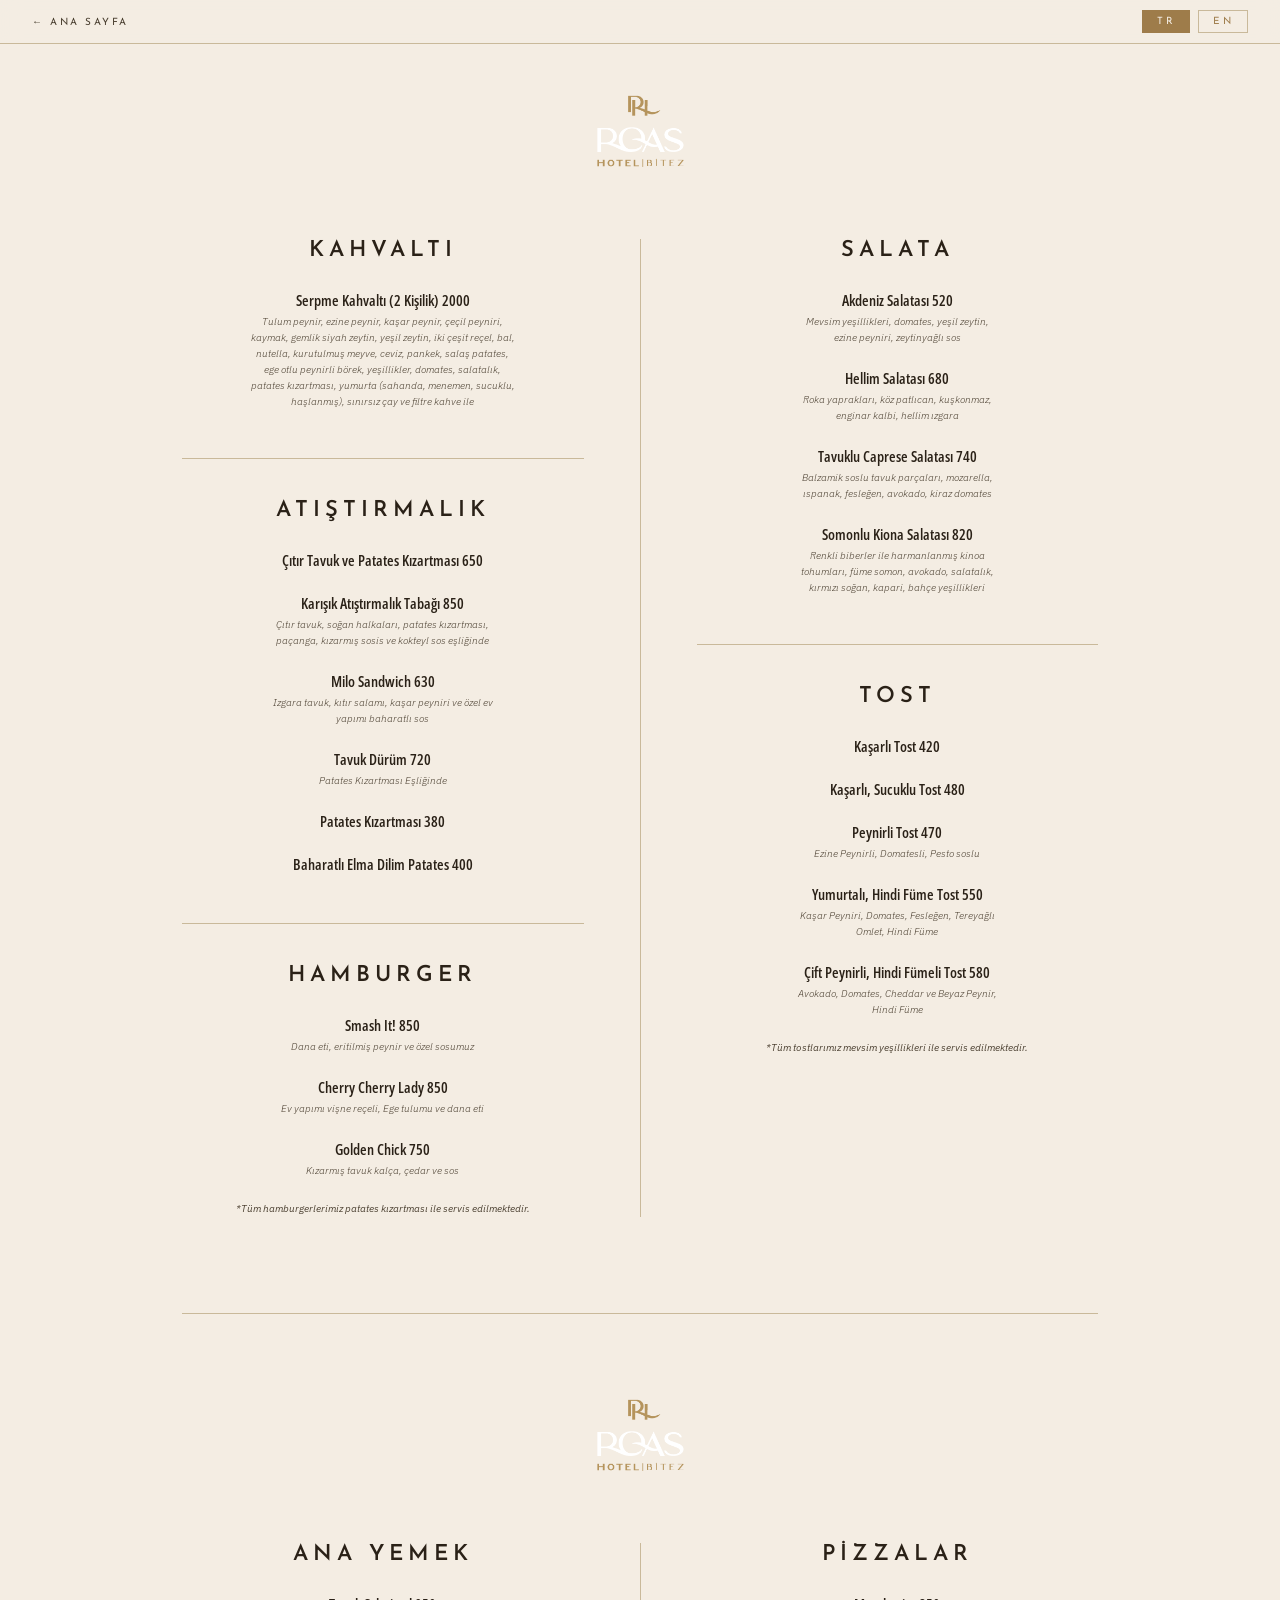
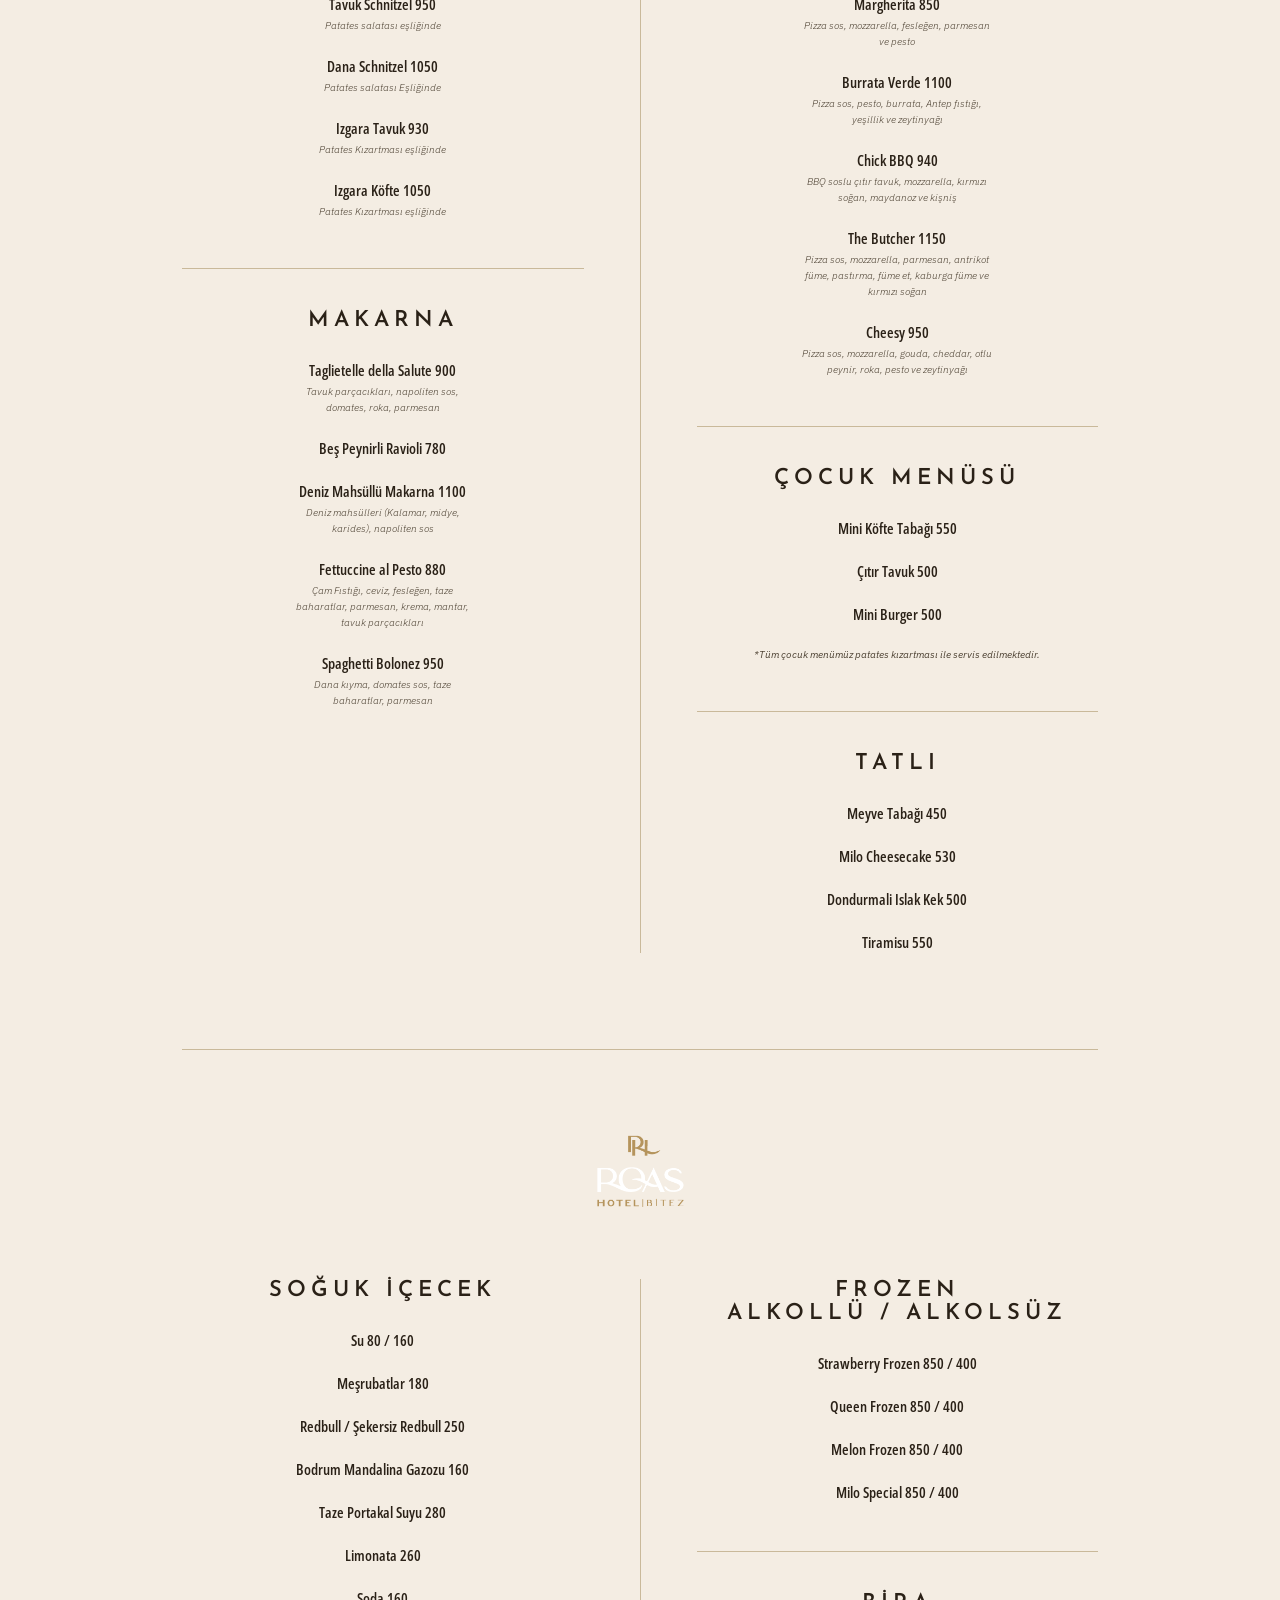
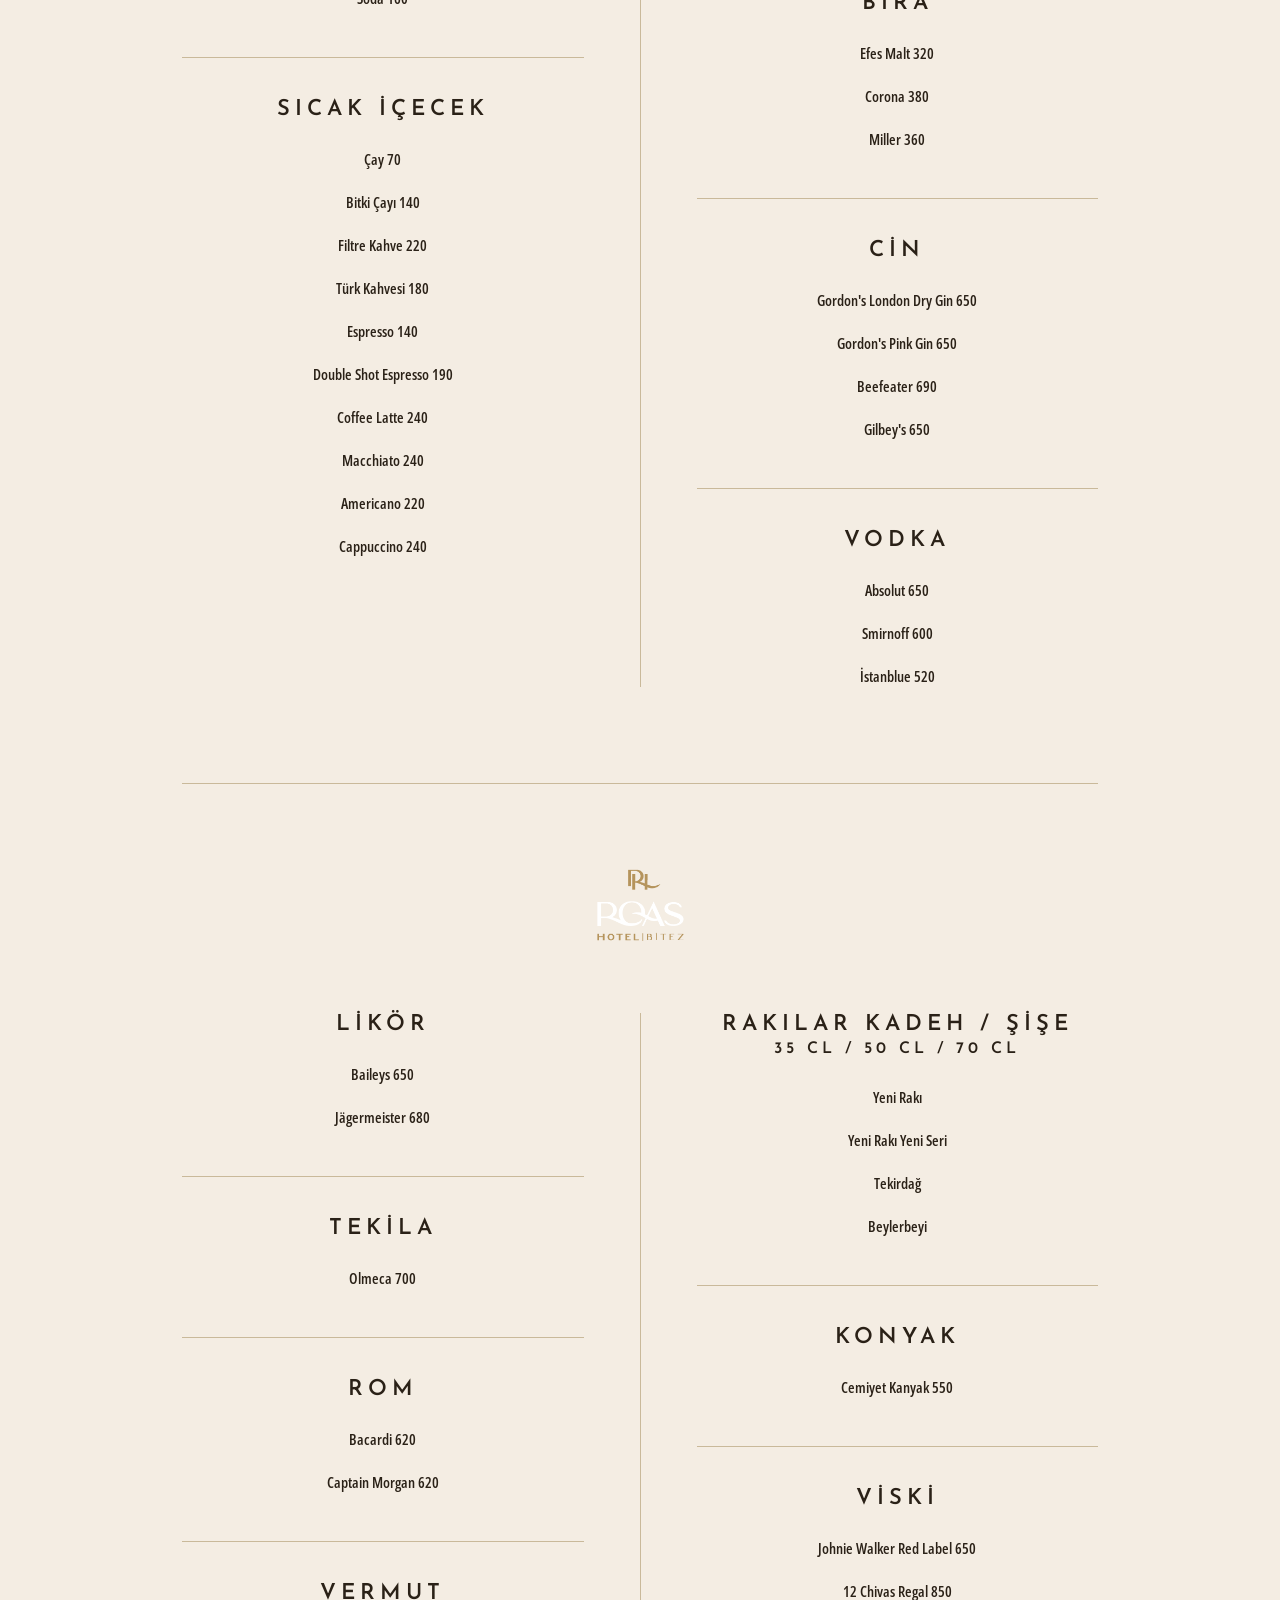
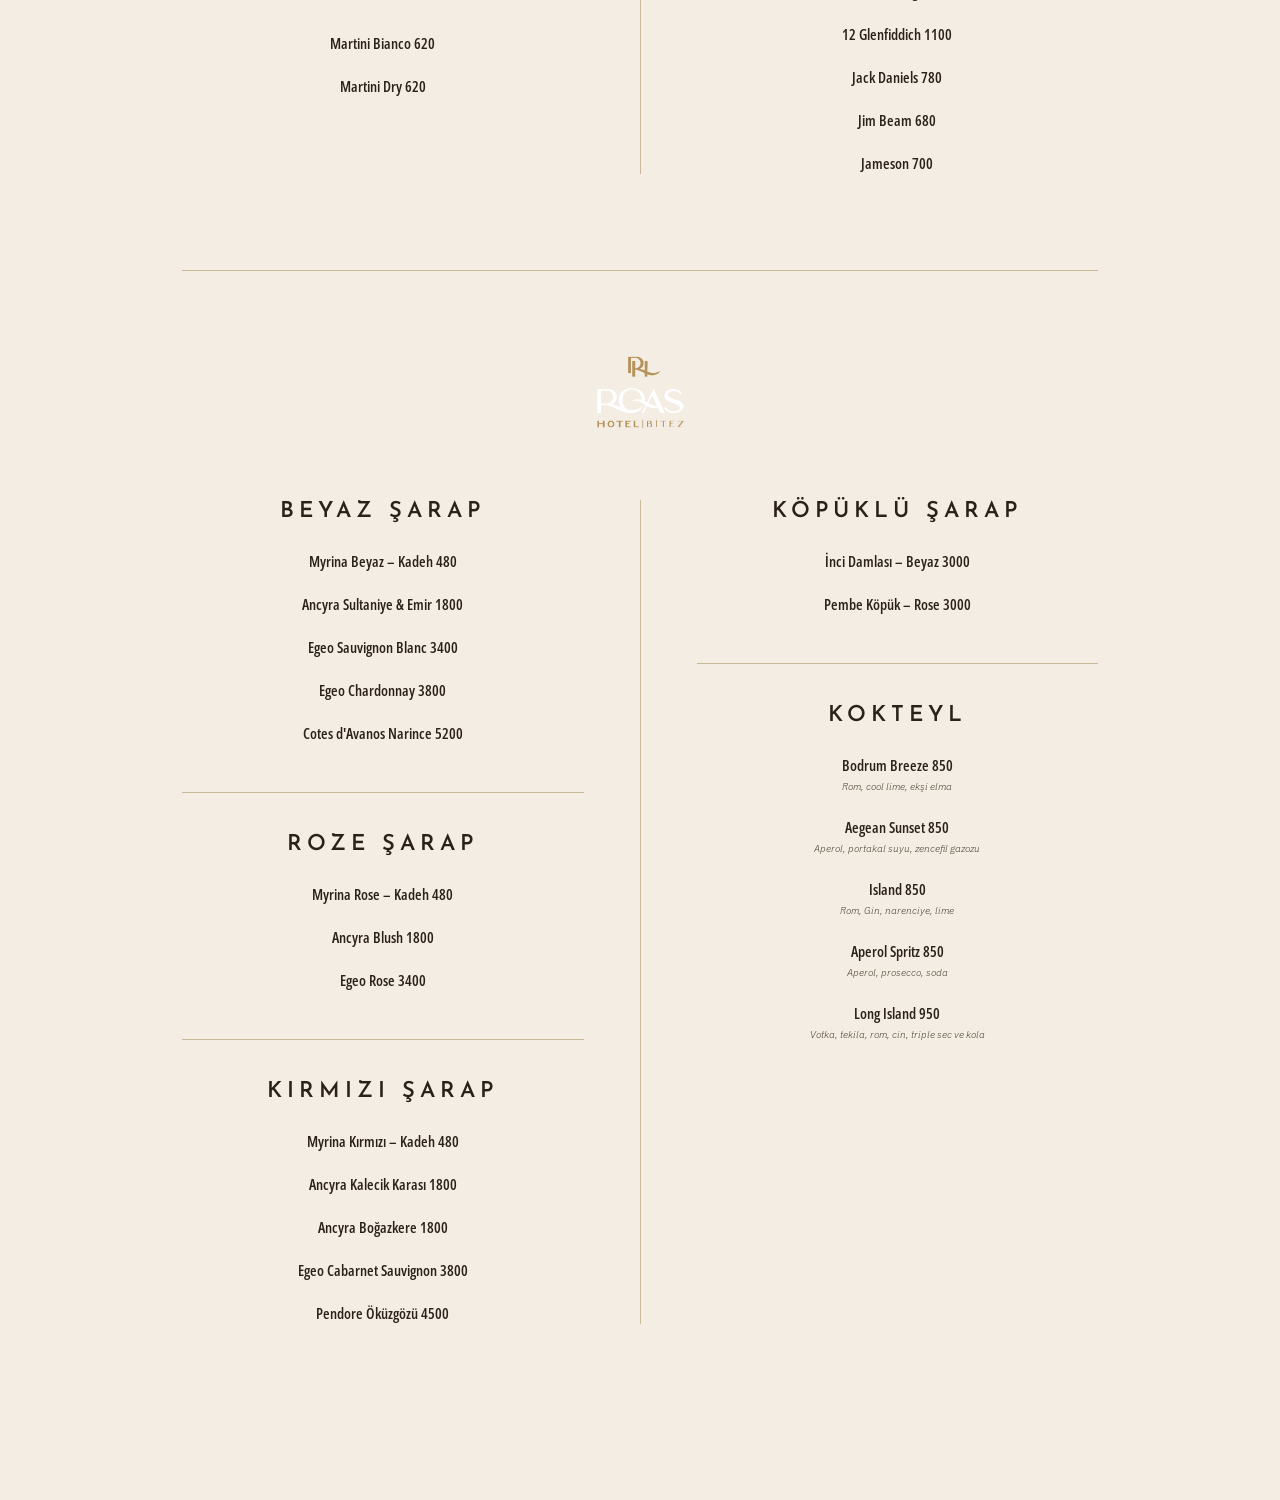
<file: menu/gunduzmenu-tr.html>
<!DOCTYPE html>
<html lang="tr">
<head>
  <meta charset="UTF-8" />
  <meta name="viewport" content="width=device-width, initial-scale=1.0" />
  <title>Gündüz Menü – Milo By Roas</title>
  <link rel="icon" type="image/png" href="../logoroas.png" />
  <link rel="preconnect" href="https://fonts.googleapis.com" />
  <link rel="preconnect" href="https://fonts.gstatic.com" crossorigin />
  <link href="https://fonts.googleapis.com/css2?family=Josefin+Sans:wght@100;200;300;400;700&family=Cormorant+Garamond:ital,wght@0,300;0,400;0,500;1,300;1,400&family=Open+Sans:wdth,wght@75,300;75,600;75,700&family=IBM+Plex+Sans:ital,wght@0,300;0,400;1,300;1,400&display=swap" rel="stylesheet" />

  <style>
    *, *::before, *::after { box-sizing: border-box; margin: 0; padding: 0; }

    :root {
      --cream:    #f4ede3;
      --cream-d:  #ece3d8;
      --gold:     #9e7c4a;
      --text:     #2a2117;
      --text-mid: #4a3f30;
      --rule:     #c9b99a;
    }

    html { scroll-behavior: smooth; }

    body {
      background: var(--cream);
      color: var(--text);
      font-family: 'Cormorant Garamond', serif;
      -webkit-font-smoothing: antialiased;
    }

    /* ── Back bar ── */
    .topbar {
      position: fixed;
      top: 0; left: 0; right: 0;
      z-index: 100;
      background: rgba(244,237,227,0.92);
      backdrop-filter: blur(10px);
      border-bottom: 1px solid var(--rule);
      padding: 10px 32px;
      display: flex;
      align-items: center;
      justify-content: space-between;
    }
    .topbar a {
      font-family: 'Josefin Sans', sans-serif;
      font-size: 10px;
      letter-spacing: 2.5px;
      text-transform: uppercase;
      color: var(--text-mid);
      text-decoration: none;
      transition: color .25s;
    }
    .topbar a:hover { color: var(--gold); }
    .topbar .lang-links { display: flex; gap: 8px; }
    .topbar .lang-links a {
      padding: 5px 14px;
      border: 1px solid var(--rule);
      color: var(--gold);
    }
    .topbar .lang-links a.active,
    .topbar .lang-links a:hover {
      background: var(--gold);
      color: var(--cream);
      border-color: var(--gold);
    }

    /* ── Wrapper ── */
    .menu-wrapper {
      max-width: 980px;
      margin: 0 auto;
      padding: 90px 32px 80px;
    }

    /* ── Logo ── */
    .rl-logo {
      text-align: center;
      margin-bottom: 64px;
    }
    .rl-logo img {
      height: 80px;
      width: auto;
      object-fit: contain;
    }

    /* ── "Page" block = logo + two columns ── */
    .menu-page {
      margin-bottom: 96px;
    }
    .menu-page + .menu-page {
      border-top: 1px solid var(--rule);
      padding-top: 80px;
    }

    /* ── Two-column grid ── */
    .cols {
      display: grid;
      grid-template-columns: 1fr 1px 1fr;
      gap: 0 56px;
      align-items: start;
    }
    .col-divider {
      background: var(--rule);
      align-self: stretch;
    }

    /* ── Section ── */
    .section {
      margin-bottom: 48px;
    }
    .section:last-child { margin-bottom: 0; }

    .section-rule {
      border: none;
      border-top: 1px solid var(--rule);
      margin: 40px auto;
      width: 100%;
    }

    .section-title {
      font-family: 'Josefin Sans', sans-serif;
      font-weight: 600;
      font-size: 22px;
      letter-spacing: 5px;
      text-transform: uppercase;
      color: var(--text);
      text-align: center;
      margin-bottom: 28px;
    }

    /* ── Item ── */
    .item {
      text-align: center;
      margin-bottom: 22px;
    }
    .item:last-child { margin-bottom: 0; }

    .item-name {
      font-family: 'Open Sans', sans-serif;
      font-stretch: condensed;
      font-size: 15px;
      font-weight: 600;
      color: var(--text);
      line-height: 1.4;
    }
    .item-desc {
      font-family: 'IBM Plex Sans', sans-serif;
      font-size: 10px;
      font-weight: 300;
      font-style: italic;
      color: var(--text-mid);
      line-height: 1.6;
      margin-top: 3px;
    }

    /* Note (smaller italic below a section) */
    .section-note {
      font-family: 'IBM Plex Sans', sans-serif;
      font-size: 10px;
      font-style: italic;
      color: var(--text-mid);
      text-align: center;
      margin-top: 14px;
      line-height: 1.6;
    }

    /* ── Mobile ── */
    @media (max-width: 680px) {
      .cols {
        grid-template-columns: 1fr;
        gap: 0;
      }
      .col-divider { display: none; }
      .col-right {
        border-top: 1px solid var(--rule);
        padding-top: 40px;
        margin-top: 8px;
      }
      .topbar { padding: 10px 16px; }
      .menu-wrapper { padding: 80px 16px 60px; }
      .section-title { font-size: 18px; letter-spacing: 4px; }
      .item-name { font-size: 14px; }
      .item-desc { font-size: 10px; }
      .rl-logo img { height: 60px; }
      .menu-page + .menu-page { padding-top: 56px; margin-bottom: 0; }
    }
  </style>
  <meta name="description" content="Milo by Roas gündüz menüsü: kahvaltı ve öğle lezzetleri." />
  <link rel="canonical" href="https://roashotel.com/menu/gunduzmenu-tr.html" />
  <meta name="theme-color" content="#1c1a17" />
  <link rel="apple-touch-icon" href="../logoroas.png" />
  <meta property="og:type" content="website" />
  <meta property="og:title" content="Gündüz Menü — Roas Hotel" />
  <meta property="og:description" content="Milo by Roas gündüz menüsü: kahvaltı ve öğle lezzetleri." />
  <meta property="og:url" content="https://roashotel.com/menu/gunduzmenu-tr.html" />
  <meta property="og:image" content="https://roashotel.com/images/hero-bg.jpg" />
  <meta property="og:locale" content="tr_TR" />
  <meta name="twitter:card" content="summary_large_image" />
  <meta name="twitter:title" content="Gündüz Menü — Roas Hotel" />
  <meta name="twitter:description" content="Milo by Roas gündüz menüsü: kahvaltı ve öğle lezzetleri." />
</head>
<body>

  <!-- ── TOP BAR ── -->
  <div class="topbar">
    <a href="../index.html">← Ana Sayfa</a>
    <div class="lang-links">
      <a href="gunduzmenu-tr.html" class="active">TR</a>
      <a href="gunduzmenu-en.html">EN</a>
    </div>
  </div>

  <div class="menu-wrapper">

    <!-- ════════════════════ SAYFA 1 ════════════════════ -->
    <div class="menu-page">

      <!-- RL Logo -->
      <div class="rl-logo">
        <img src="../logoroas.png" alt="Milo By Roas" />
      </div>

      <div class="cols">

        <!-- SOL: KAHVALTI + ATIŞTIRMALIK + HAMBURGER -->
        <div class="col-left">

          <div class="section">
            <h2 class="section-title">Kahvaltı</h2>

            <div class="item">
              <div class="item-name">Serpme Kahvaltı (2 Kişilik) 2000</div>
              <div class="item-desc">Tulum peynir, ezine peynir, kaşar peynir, çeçil peyniri,<br>
              kaymak, gemlik siyah zeytin, yeşil zeytin, iki çeşit reçel, bal,<br>
              nutella, kurutulmuş meyve, ceviz, pankek, salaş patates,<br>
              ege otlu peynirli börek, yeşillikler, domates, salatalık,<br>
              patates kızartması, yumurta (sahanda, menemen, sucuklu,<br>
              haşlanmış), sınırsız çay ve filtre kahve ile</div>
            </div>
          </div>

          <hr class="section-rule" />

          <div class="section">
            <h2 class="section-title">Atıştırmalık</h2>

            <div class="item">
              <div class="item-name">Çıtır Tavuk ve Patates Kızartması 650</div>
            </div>

            <div class="item">
              <div class="item-name">Karışık Atıştırmalık Tabağı 850</div>
              <div class="item-desc">Çıtır tavuk, soğan halkaları, patates kızartması,<br>
              paçanga, kızarmış sosis ve kokteyl sos eşliğinde</div>
            </div>

            <div class="item">
              <div class="item-name">Milo Sandwich 630</div>
              <div class="item-desc">Izgara tavuk, kıtır salamı, kaşar peyniri ve özel ev<br>
              yapımı baharatlı sos</div>
            </div>

            <div class="item">
              <div class="item-name">Tavuk Dürüm 720</div>
              <div class="item-desc">Patates Kızartması Eşliğinde</div>
            </div>

            <div class="item">
              <div class="item-name">Patates Kızartması 380</div>
            </div>

            <div class="item">
              <div class="item-name">Baharatlı Elma Dilim Patates 400</div>
            </div>
          </div>

          <hr class="section-rule" />

          <div class="section">
            <h2 class="section-title">Hamburger</h2>

            <div class="item">
              <div class="item-name">Smash It! 850</div>
              <div class="item-desc">Dana eti, eritilmiş peynir ve özel sosumuz</div>
            </div>

            <div class="item">
              <div class="item-name">Cherry Cherry Lady 850</div>
              <div class="item-desc">Ev yapımı vişne reçeli, Ege tulumu ve dana eti</div>
            </div>

            <div class="item">
              <div class="item-name">Golden Chick 750</div>
              <div class="item-desc">Kızarmış tavuk kalça, çedar ve sos</div>
            </div>

            <p class="section-note">*Tüm hamburgerlerimiz patates kızartması ile servis edilmektedir.</p>
          </div>

        </div>

        <!-- DIKEY ÇIZGI -->
        <div class="col-divider"></div>

        <!-- SAĞ: SALATA + TOST -->
        <div class="col-right">

          <div class="section">
            <h2 class="section-title">Salata</h2>

            <div class="item">
              <div class="item-name">Akdeniz Salatası 520</div>
              <div class="item-desc">Mevsim yeşillikleri, domates, yeşil zeytin,<br>
              ezine peyniri, zeytinyağlı sos</div>
            </div>

            <div class="item">
              <div class="item-name">Hellim Salatası 680</div>
              <div class="item-desc">Roka yaprakları, köz patlıcan, kuşkonmaz,<br>
              enginar kalbi, hellim ızgara</div>
            </div>

            <div class="item">
              <div class="item-name">Tavuklu Caprese Salatası 740</div>
              <div class="item-desc">Balzamik soslu tavuk parçaları, mozarella,<br>
              ıspanak, fesleğen, avokado, kiraz domates</div>
            </div>

            <div class="item">
              <div class="item-name">Somonlu Kiona Salatası 820</div>
              <div class="item-desc">Renkli biberler ile harmanlanmış kinoa<br>
              tohumları, füme somon, avokado, salatalık,<br>
              kırmızı soğan, kapari, bahçe yeşillikleri</div>
            </div>
          </div>

          <hr class="section-rule" />

          <div class="section">
            <h2 class="section-title">Tost</h2>

            <div class="item">
              <div class="item-name">Kaşarlı Tost 420</div>
            </div>

            <div class="item">
              <div class="item-name">Kaşarlı, Sucuklu Tost 480</div>
            </div>

            <div class="item">
              <div class="item-name">Peynirli Tost 470</div>
              <div class="item-desc">Ezine Peynirli, Domatesli, Pesto soslu</div>
            </div>

            <div class="item">
              <div class="item-name">Yumurtalı, Hindi Füme Tost 550</div>
              <div class="item-desc">Kaşar Peyniri, Domates, Fesleğen, Tereyağlı<br>
              Omlet, Hindi Füme</div>
            </div>

            <div class="item">
              <div class="item-name">Çift Peynirli, Hindi Fümeli Tost 580</div>
              <div class="item-desc">Avokado, Domates, Cheddar ve Beyaz Peynir,<br>
              Hindi Füme</div>
            </div>

            <p class="section-note">*Tüm tostlarımız mevsim yeşillikleri ile servis edilmektedir.</p>
          </div>

        </div>
      </div>
    </div>

    <!-- ════════════════════ SAYFA 2 ════════════════════ -->
    <div class="menu-page">

      <div class="rl-logo">
        <img src="../logoroas.png" alt="Milo By Roas" />
      </div>

      <div class="cols">

        <!-- SOL: ANA YEMEK + MAKARNA -->
        <div class="col-left">

          <div class="section">
            <h2 class="section-title">Ana Yemek</h2>

            <div class="item">
              <div class="item-name">Tavuk Schnitzel 950</div>
              <div class="item-desc">Patates salatası eşliğinde</div>
            </div>

            <div class="item">
              <div class="item-name">Dana Schnitzel 1050</div>
              <div class="item-desc">Patates salatası Eşliğinde</div>
            </div>

            <div class="item">
              <div class="item-name">Izgara Tavuk 930</div>
              <div class="item-desc">Patates Kızartması eşliğinde</div>
            </div>

            <div class="item">
              <div class="item-name">Izgara Köfte 1050</div>
              <div class="item-desc">Patates Kızartması eşliğinde</div>
            </div>
          </div>

          <hr class="section-rule" />

          <div class="section">
            <h2 class="section-title">Makarna</h2>

            <div class="item">
              <div class="item-name">Taglietelle della Salute 900</div>
              <div class="item-desc">Tavuk parçacıkları, napoliten sos,<br>
              domates, roka, parmesan</div>
            </div>

            <div class="item">
              <div class="item-name">Beş Peynirli Ravioli 780</div>
            </div>

            <div class="item">
              <div class="item-name">Deniz Mahsüllü Makarna 1100</div>
              <div class="item-desc">Deniz mahsülleri (Kalamar, midye,<br>
              karides), napoliten sos</div>
            </div>

            <div class="item">
              <div class="item-name">Fettuccine al Pesto 880</div>
              <div class="item-desc">Çam Fıstığı, ceviz, fesleğen, taze<br>
              baharatlar, parmesan, krema, mantar,<br>
              tavuk parçacıkları</div>
            </div>

            <div class="item">
              <div class="item-name">Spaghetti Bolonez 950</div>
              <div class="item-desc">Dana kıyma, domates sos, taze<br>
              baharatlar, parmesan</div>
            </div>
          </div>

        </div>

        <div class="col-divider"></div>

        <!-- SAĞ: PIZZALAR + ÇOCUK MENÜSÜ + TATLI -->
        <div class="col-right">

          <div class="section">
            <h2 class="section-title">Pizzalar</h2>

            <div class="item">
              <div class="item-name">Margherita 850</div>
              <div class="item-desc">Pizza sos, mozzarella, fesleğen, parmesan<br>
              ve pesto</div>
            </div>

            <div class="item">
              <div class="item-name">Burrata Verde 1100</div>
              <div class="item-desc">Pizza sos, pesto, burrata, Antep fıstığı,<br>
              yeşillik ve zeytinyağı</div>
            </div>

            <div class="item">
              <div class="item-name">Chick BBQ 940</div>
              <div class="item-desc">BBQ soslu çıtır tavuk, mozzarella, kırmızı<br>
              soğan, maydanoz ve kişniş</div>
            </div>

            <div class="item">
              <div class="item-name">The Butcher 1150</div>
              <div class="item-desc">Pizza sos, mozzarella, parmesan, antrikot<br>
              füme, pastırma, füme et, kaburga füme ve<br>
              kırmızı soğan</div>
            </div>

            <div class="item">
              <div class="item-name">Cheesy 950</div>
              <div class="item-desc">Pizza sos, mozzarella, gouda, cheddar, otlu<br>
              peynir, roka, pesto ve zeytinyağı</div>
            </div>
          </div>

          <hr class="section-rule" />

          <div class="section">
            <h2 class="section-title">Çocuk Menüsü</h2>

            <div class="item">
              <div class="item-name">Mini Köfte Tabağı 550</div>
            </div>

            <div class="item">
              <div class="item-name">Çıtır Tavuk 500</div>
            </div>

            <div class="item">
              <div class="item-name">Mini Burger 500</div>
            </div>

            <p class="section-note">*Tüm çocuk menümüz patates kızartması ile servis edilmektedir.</p>
          </div>

          <hr class="section-rule" />

          <div class="section">
            <h2 class="section-title">Tatlı</h2>

            <div class="item">
              <div class="item-name">Meyve Tabağı 450</div>
            </div>

            <div class="item">
              <div class="item-name">Milo Cheesecake 530</div>
            </div>

            <div class="item">
              <div class="item-name">Dondurmali Islak Kek 500</div>
            </div>

            <div class="item">
              <div class="item-name">Tiramisu 550</div>
            </div>
          </div>

        </div>
      </div>
    </div>

    <!-- ════════════════════ SAYFA 3 ════════════════════ -->
    <div class="menu-page">

      <div class="rl-logo">
        <img src="../logoroas.png" alt="Milo By Roas" />
      </div>

      <div class="cols">

        <!-- SOL: SOĞUK İÇECEK + SICAK İÇECEK -->
        <div class="col-left">

          <div class="section">
            <h2 class="section-title">Soğuk İçecek</h2>

            <div class="item"><div class="item-name">Su 80 / 160</div></div>
            <div class="item"><div class="item-name">Meşrubatlar 180</div></div>
            <div class="item"><div class="item-name">Redbull / Şekersiz Redbull 250</div></div>
            <div class="item"><div class="item-name">Bodrum Mandalina Gazozu 160</div></div>
            <div class="item"><div class="item-name">Taze Portakal Suyu 280</div></div>
            <div class="item"><div class="item-name">Limonata 260</div></div>
            <div class="item"><div class="item-name">Soda 160</div></div>
          </div>

          <hr class="section-rule" />

          <div class="section">
            <h2 class="section-title">Sıcak İçecek</h2>

            <div class="item"><div class="item-name">Çay 70</div></div>
            <div class="item"><div class="item-name">Bitki Çayı 140</div></div>
            <div class="item"><div class="item-name">Filtre Kahve 220</div></div>
            <div class="item"><div class="item-name">Türk Kahvesi 180</div></div>
            <div class="item"><div class="item-name">Espresso 140</div></div>
            <div class="item"><div class="item-name">Double Shot Espresso 190</div></div>
            <div class="item"><div class="item-name">Coffee Latte 240</div></div>
            <div class="item"><div class="item-name">Macchiato 240</div></div>
            <div class="item"><div class="item-name">Americano 220</div></div>
            <div class="item"><div class="item-name">Cappuccino 240</div></div>
          </div>

        </div>

        <div class="col-divider"></div>

        <!-- SAĞ: FROZEN + BİRA + CİN + VODKA -->
        <div class="col-right">

          <div class="section">
            <h2 class="section-title">Frozen<br>Alkollü / Alkolsüz</h2>

            <div class="item"><div class="item-name">Strawberry Frozen 850 / 400</div></div>
            <div class="item"><div class="item-name">Queen Frozen 850 / 400</div></div>
            <div class="item"><div class="item-name">Melon Frozen 850 / 400</div></div>
            <div class="item"><div class="item-name">Milo Special 850 / 400</div></div>
          </div>

          <hr class="section-rule" />

          <div class="section">
            <h2 class="section-title">Bira</h2>

            <div class="item"><div class="item-name">Efes Malt 320</div></div>
            <div class="item"><div class="item-name">Corona 380</div></div>
            <div class="item"><div class="item-name">Miller 360</div></div>
          </div>

          <hr class="section-rule" />

          <div class="section">
            <h2 class="section-title">Cin</h2>

            <div class="item"><div class="item-name">Gordon's London Dry Gin 650</div></div>
            <div class="item"><div class="item-name">Gordon's Pink Gin 650</div></div>
            <div class="item"><div class="item-name">Beefeater 690</div></div>
            <div class="item"><div class="item-name">Gilbey's 650</div></div>
          </div>

          <hr class="section-rule" />

          <div class="section">
            <h2 class="section-title">Vodka</h2>

            <div class="item"><div class="item-name">Absolut 650</div></div>
            <div class="item"><div class="item-name">Smirnoff 600</div></div>
            <div class="item"><div class="item-name">İstanblue 520</div></div>
          </div>

        </div>
      </div>
    </div>

    <!-- ════════════════════ SAYFA 4 ════════════════════ -->
    <div class="menu-page">

      <div class="rl-logo">
        <img src="../logoroas.png" alt="Milo By Roas" />
      </div>

      <div class="cols">

        <!-- SOL: LİKÖR + TEKİLA + ROM + VERMUT -->
        <div class="col-left">

          <div class="section">
            <h2 class="section-title">Likör</h2>
            <div class="item"><div class="item-name">Baileys 650</div></div>
            <div class="item"><div class="item-name">Jägermeister 680</div></div>
          </div>

          <hr class="section-rule" />

          <div class="section">
            <h2 class="section-title">Tekila</h2>
            <div class="item"><div class="item-name">Olmeca 700</div></div>
          </div>

          <hr class="section-rule" />

          <div class="section">
            <h2 class="section-title">Rom</h2>
            <div class="item"><div class="item-name">Bacardi 620</div></div>
            <div class="item"><div class="item-name">Captain Morgan 620</div></div>
          </div>

          <hr class="section-rule" />

          <div class="section">
            <h2 class="section-title">Vermut</h2>
            <div class="item"><div class="item-name">Martini Bianco 620</div></div>
            <div class="item"><div class="item-name">Martini Dry 620</div></div>
          </div>

        </div>

        <div class="col-divider"></div>

        <!-- SAĞ: RAKILAR + KONYAK + VİSKİ -->
        <div class="col-right">

          <div class="section">
            <h2 class="section-title">Rakılar Kadeh / Şişe<br><span style="font-size:16px;letter-spacing:4px;">35 CL / 50 CL / 70 CL</span></h2>

            <div class="item"><div class="item-name">Yeni Rakı</div></div>
            <div class="item"><div class="item-name">Yeni Rakı Yeni Seri</div></div>
            <div class="item"><div class="item-name">Tekirdağ</div></div>
            <div class="item"><div class="item-name">Beylerbeyi</div></div>
          </div>

          <hr class="section-rule" />

          <div class="section">
            <h2 class="section-title">Konyak</h2>
            <div class="item"><div class="item-name">Cemiyet Kanyak 550</div></div>
          </div>

          <hr class="section-rule" />

          <div class="section">
            <h2 class="section-title">Viski</h2>
            <div class="item"><div class="item-name">Johnie Walker Red Label 650</div></div>
            <div class="item"><div class="item-name">12 Chivas Regal 850</div></div>
            <div class="item"><div class="item-name">12 Glenfiddich 1100</div></div>
            <div class="item"><div class="item-name">Jack Daniels 780</div></div>
            <div class="item"><div class="item-name">Jim Beam 680</div></div>
            <div class="item"><div class="item-name">Jameson 700</div></div>
          </div>

        </div>
      </div>
    </div>

    <!-- ════════════════════ SAYFA 5 ════════════════════ -->
    <div class="menu-page">

      <div class="rl-logo">
        <img src="../logoroas.png" alt="Milo By Roas" />
      </div>

      <div class="cols">

        <!-- SOL: BEYAZ + ROZE + KIRMIZI ŞARAP -->
        <div class="col-left">

          <div class="section">
            <h2 class="section-title">Beyaz Şarap</h2>
            <div class="item"><div class="item-name">Myrina Beyaz – Kadeh 480</div></div>
            <div class="item"><div class="item-name">Ancyra Sultaniye &amp; Emir 1800</div></div>
            <div class="item"><div class="item-name">Egeo Sauvignon Blanc 3400</div></div>
            <div class="item"><div class="item-name">Egeo Chardonnay 3800</div></div>
            <div class="item"><div class="item-name">Cotes d'Avanos Narince 5200</div></div>
          </div>

          <hr class="section-rule" />

          <div class="section">
            <h2 class="section-title">Roze Şarap</h2>
            <div class="item"><div class="item-name">Myrina Rose – Kadeh 480</div></div>
            <div class="item"><div class="item-name">Ancyra Blush 1800</div></div>
            <div class="item"><div class="item-name">Egeo Rose 3400</div></div>
          </div>

          <hr class="section-rule" />

          <div class="section">
            <h2 class="section-title">Kırmızı Şarap</h2>
            <div class="item"><div class="item-name">Myrina Kırmızı – Kadeh 480</div></div>
            <div class="item"><div class="item-name">Ancyra Kalecik Karası 1800</div></div>
            <div class="item"><div class="item-name">Ancyra Boğazkere 1800</div></div>
            <div class="item"><div class="item-name">Egeo Cabarnet Sauvignon 3800</div></div>
            <div class="item"><div class="item-name">Pendore Öküzgözü 4500</div></div>
          </div>

        </div>

        <div class="col-divider"></div>

        <!-- SAĞ: KÖPÜKLÜ ŞARAP + KOKTEYL -->
        <div class="col-right">

          <div class="section">
            <h2 class="section-title">Köpüklü Şarap</h2>
            <div class="item"><div class="item-name">İnci Damlası – Beyaz 3000</div></div>
            <div class="item"><div class="item-name">Pembe Köpük – Rose 3000</div></div>
          </div>

          <hr class="section-rule" />

          <div class="section">
            <h2 class="section-title">Kokteyl</h2>

            <div class="item">
              <div class="item-name">Bodrum Breeze 850</div>
              <div class="item-desc">Rom, cool lime, ekşi elma</div>
            </div>

            <div class="item">
              <div class="item-name">Aegean Sunset 850</div>
              <div class="item-desc">Aperol, portakal suyu, zencefil gazozu</div>
            </div>

            <div class="item">
              <div class="item-name">Island 850</div>
              <div class="item-desc">Rom, Gin, narenciye, lime</div>
            </div>

            <div class="item">
              <div class="item-name">Aperol Spritz 850</div>
              <div class="item-desc">Aperol, prosecco, soda</div>
            </div>

            <div class="item">
              <div class="item-name">Long Island 950</div>
              <div class="item-desc">Votka, tekila, rom, cin, triple sec ve kola</div>
            </div>
          </div>

        </div>
      </div>
    </div>

  </div><!-- /menu-wrapper -->


  <script src="../js/i18n.js"></script>
</body>
</html>
</file>
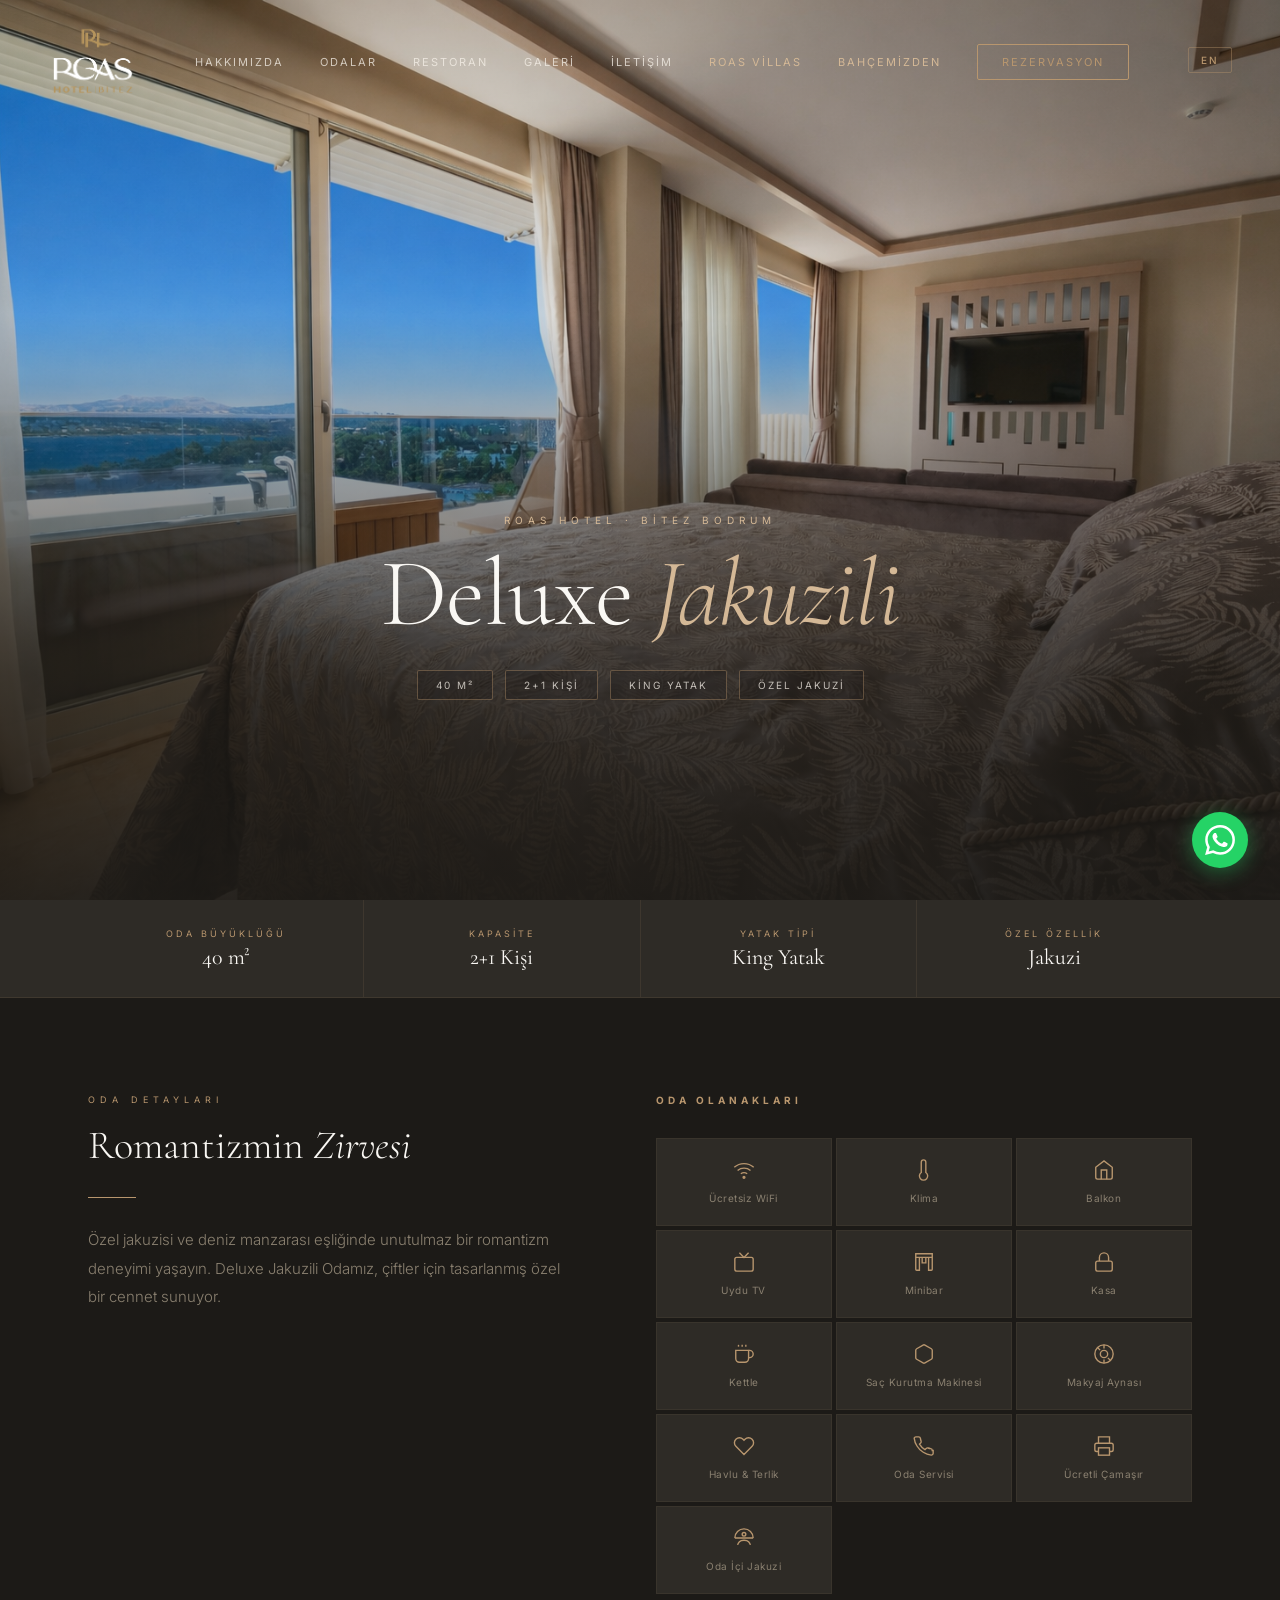
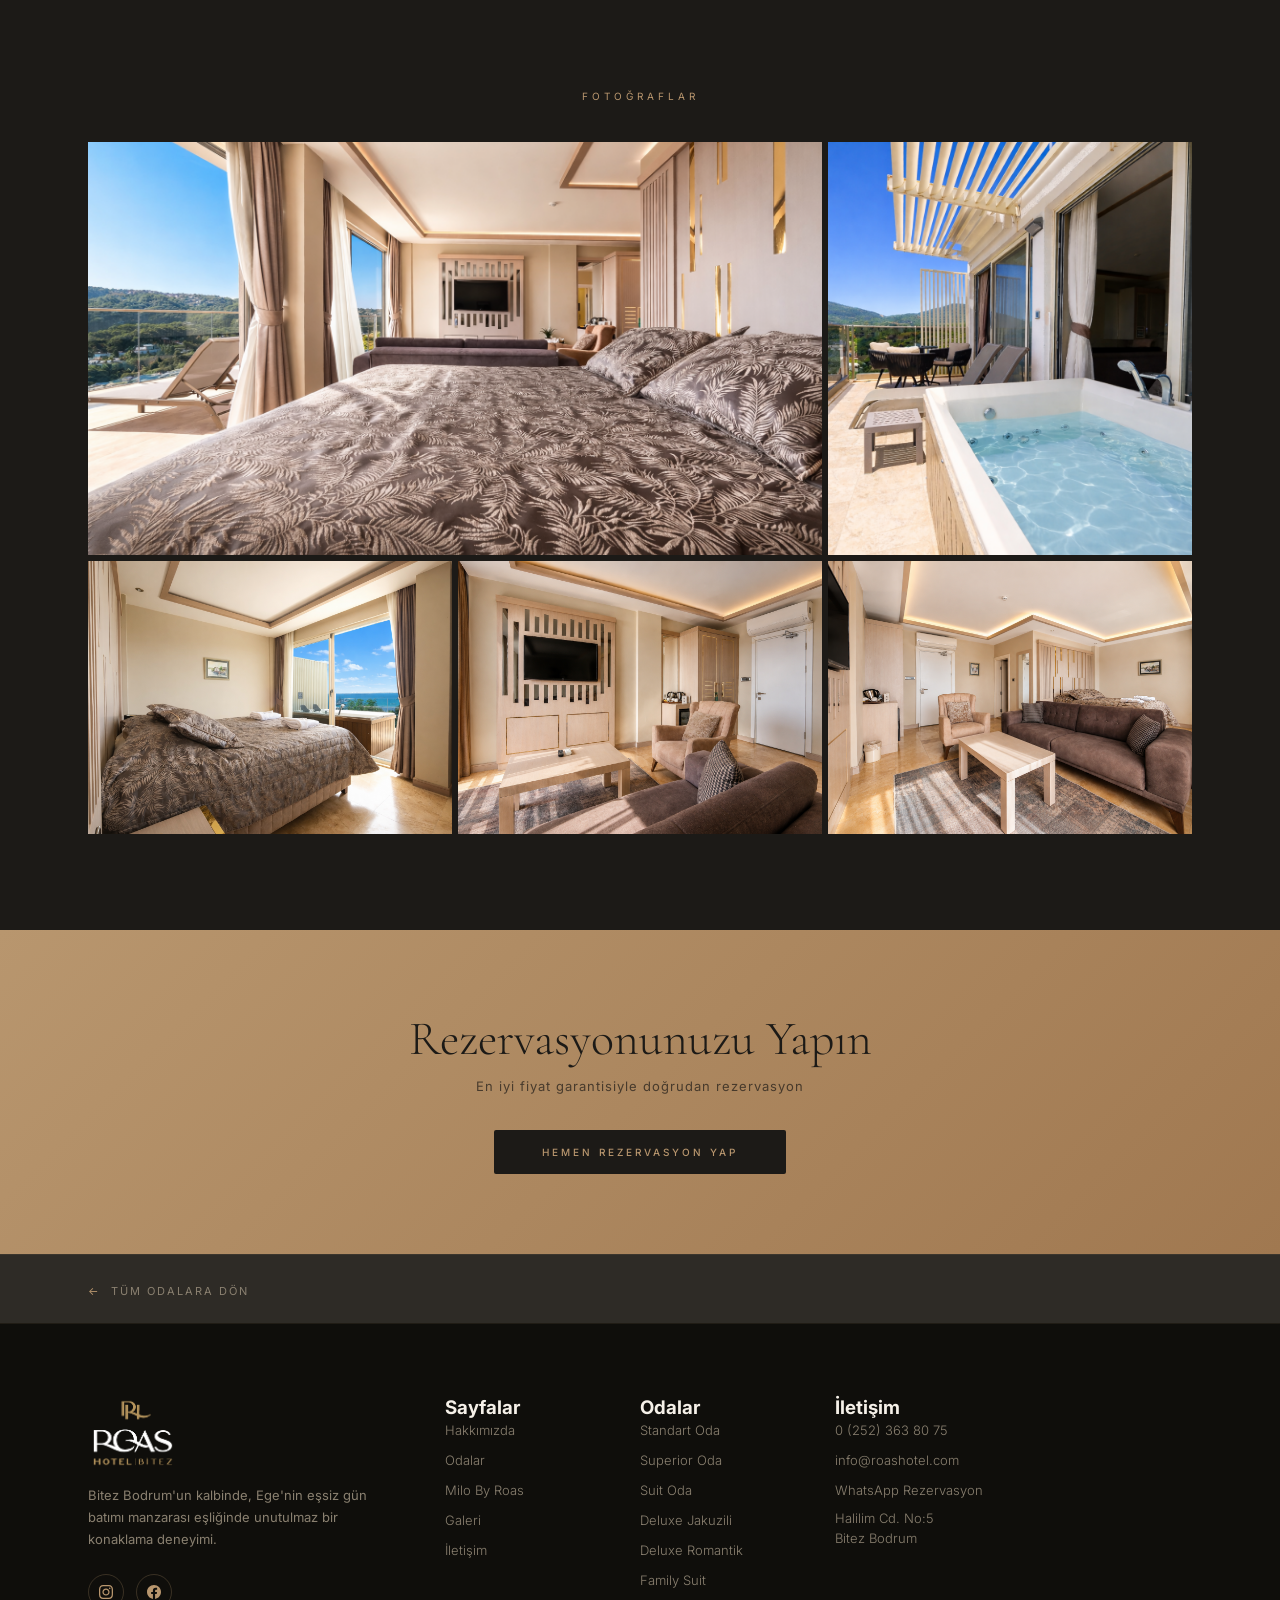
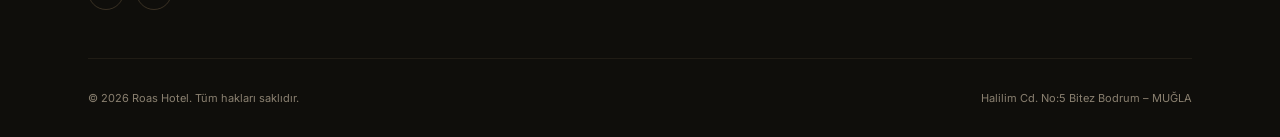
<file: odalar/deluxe-jakuzili.html>
<!DOCTYPE html>
<html lang="tr">
<head>
  <meta charset="UTF-8" />
  <meta name="viewport" content="width=device-width, initial-scale=1.0" />
  <title>Deluxe Jakuzili Oda – Roas Hotel Bitez Bodrum</title>
  <meta name="description" content="Roas Hotel Deluxe Jakuzili Oda: 40 m², king yatak, özel jakuzi ve deniz manzarası. Çiftler için tasarlanmış romantik ve lüks konaklama deneyimi." />

  <link rel="icon" type="image/png" href="../logoroas.png" />
  <link rel="preconnect" href="https://fonts.googleapis.com" />
  <link rel="preconnect" href="https://fonts.gstatic.com" crossorigin />
  <link href="https://fonts.googleapis.com/css2?family=Cormorant+Garamond:ital,wght@0,300;0,400;0,500;0,600;1,300;1,400&family=Inter:wght@300;400;500&display=swap" rel="stylesheet" />

  <link rel="stylesheet" href="../css/base.css" />
  <link rel="stylesheet" href="../css/animations.css" />
  <link rel="stylesheet" href="../css/components.css" />
  <link rel="stylesheet" href="../css/sections.css" />
  <link rel="stylesheet" href="../css/responsive.css" />
  <link rel="stylesheet" href="../css/room.css" />
  <link rel="canonical" href="https://roashotel.com/odalar/deluxe-jakuzili.html" />
  <meta name="theme-color" content="#1c1a17" />
  <link rel="apple-touch-icon" href="../logoroas.png" />
  <meta property="og:type" content="website" />
  <meta property="og:title" content="Deluxe Jakuzili Oda — Roas Hotel" />
  <meta property="og:description" content="Roas Hotel Deluxe Jakuzili Oda: Özel jakuzili, deniz manzaralı lüks oda." />
  <meta property="og:url" content="https://roashotel.com/odalar/deluxe-jakuzili.html" />
  <meta property="og:image" content="https://roashotel.com/images/hero-bg.jpg" />
  <meta property="og:locale" content="tr_TR" />
  <meta name="twitter:card" content="summary_large_image" />
  <meta name="twitter:title" content="Deluxe Jakuzili Oda — Roas Hotel" />
  <meta name="twitter:description" content="Roas Hotel Deluxe Jakuzili Oda: Özel jakuzili, deniz manzaralı lüks oda." />
</head>
<body>

  <!-- ── NAVIGATION ─────────────────────────────────────────── -->
  <nav id="navbar">
    <a href="../index.html" class="nav-logo" aria-label="Roas Hotel Ana Sayfa">
      <img src="../logoroas.png" alt="Roas Hotel" />
    </a>
    <ul class="nav-links">
      <li><a href="../index.html#about"      data-i18n="nav_hakkimizda">Hakkımızda</a></li>
      <li><a href="../index.html#rooms"      data-i18n="nav_odalar">Odalar</a></li>
      <li><a href="../index.html#restaurant" data-i18n="nav_restoran">Restoran</a></li>
      <li><a href="../index.html#gallery"    data-i18n="nav_galeri">Galeri</a></li>
      <li><a href="../index.html#location"   data-i18n="nav_iletisim">İletişim</a></li>
      <li><a href="../roas-villas.html" style="color:var(--gold-light);" data-i18n="nav_villas">Roas Villas</a></li>
      <li><a href="../bahcemizden.html" style="color:var(--gold-light);" data-i18n="nav_bahcemizden">Bahçemizden</a></li>
      <li><a href="https://roashotel.rezervasyonal.com" target="_blank" rel="noopener noreferrer" class="nav-cta" data-i18n="nav_rezervasyon">Rezervasyon</a></li>
    </ul>
    <button class="lang-toggle" id="langToggle" aria-label="Switch to English">EN</button>
    <button class="menu-icon-btn" id="hamburger" aria-label="Menü" aria-controls="mobileMenu" aria-expanded="false">
      <svg width="22" height="22" viewBox="0 0 22 22" fill="none" stroke="currentColor" stroke-width="1.4" stroke-linecap="round" aria-hidden="true">
        <line x1="11" y1="3" x2="11" y2="19"/>
        <line x1="3"  y1="11" x2="19" y2="11"/>
      </svg>
    </button>
  </nav>

  <!-- ── MOBILE MENU ────────────────────────────────────────── -->
  <div class="mobile-menu" id="mobileMenu" role="dialog" aria-modal="true" aria-label="Mobil menü">
    <button class="mobile-close" id="mobileClose" aria-label="Menüyü kapat">✕</button>
    <a href="../index.html#about"      onclick="closeMobile()" data-i18n="nav_hakkimizda">Hakkımızda</a>
    <a href="../index.html#rooms"      onclick="closeMobile()" data-i18n="nav_odalar">Odalar</a>
    <a href="../index.html#restaurant" onclick="closeMobile()" data-i18n="nav_restoran">Restoran</a>
    <a href="../index.html#gallery"    onclick="closeMobile()" data-i18n="nav_galeri">Galeri</a>
    <a href="../index.html#location"   onclick="closeMobile()" data-i18n="nav_iletisim">İletişim</a>
    <a href="../roas-villas.html" onclick="closeMobile()" style="color:var(--gold);" data-i18n="nav_villas">Roas Villas</a>
    <a href="../bahcemizden.html" onclick="closeMobile()" style="color:var(--gold);" data-i18n="nav_bahcemizden">Bahçemizden</a>
    <a href="https://roashotel.rezervasyonal.com" target="_blank" rel="noopener noreferrer" data-i18n="nav_rezervasyon">Rezervasyon</a>
  </div>

  <!-- ── ROOM HERO ──────────────────────────────────────────── -->
  <section class="room-hero" id="roomHero">
    <div class="room-hero-bg" style="background-image: url('../images/DELUXE/1.png');"></div>
    <div class="room-hero-overlay"></div>
    <div class="room-hero-content">
      <span class="room-hero-eyebrow" data-i18n="room_hero_eyebrow">Roas Hotel · Bitez Bodrum</span>
      <h1 class="room-hero-title" data-i18n="deluxe_title">Deluxe <em>Jakuzili</em></h1>
      <div class="room-hero-chips">
        <span class="room-chip">40 m²</span>
        <span class="room-chip" data-i18n="room_cap_2">2+1 Kişi</span>
        <span class="room-chip" data-i18n="room_bed_king">King Yatak</span>
        <span class="room-chip" data-i18n="deluxe_chip_extra">Özel Jakuzi</span>
      </div>
    </div>
  </section>

  <!-- ── ROOM INFO BAR ──────────────────────────────────────── -->
  <div class="room-info-bar">
    <div class="container">
      <div class="room-info-pill">
        <span class="room-info-label" data-i18n="room_info_size">Oda Büyüklüğü</span>
        <span class="room-info-value">40 m²</span>
      </div>
      <div class="room-info-pill">
        <span class="room-info-label" data-i18n="room_info_capacity">Kapasite</span>
        <span class="room-info-value" data-i18n="room_cap_2">2+1 Kişi</span>
      </div>
      <div class="room-info-pill">
        <span class="room-info-label" data-i18n="room_info_bed">Yatak Tipi</span>
        <span class="room-info-value" data-i18n="room_bed_king">King Yatak</span>
      </div>
      <div class="room-info-pill">
        <span class="room-info-label">Özel Özellik</span>
        <span class="room-info-value">Jakuzi</span>
      </div>
    </div>
  </div>

  <!-- ── ROOM BODY ──────────────────────────────────────────── -->
  <section class="room-body">
    <div class="container">
      <div class="room-body-grid">

        <!-- Description -->
        <div class="room-description reveal-left">
          <span class="section-eyebrow" data-i18n="room_details_eyebrow">Oda Detayları</span>
          <h2 data-i18n="deluxe_h2">Romantizmin <em>Zirvesi</em></h2>
          <div class="divider"></div>
          <p data-i18n="deluxe_desc">Özel jakuzisi ve deniz manzarası eşliğinde unutulmaz bir romantizm deneyimi yaşayın. Deluxe Jakuzili Odamız, çiftler için tasarlanmış özel bir cennet sunuyor.</p>
        </div>

        <!-- Amenities -->
        <div class="room-amenities reveal-right">
          <h3 data-i18n="room_amenities_title">Oda Olanakları</h3>
          <div class="amenities-grid">

            <div class="amenity-item">
              <svg class="amenity-icon" viewBox="0 0 24 24" fill="none" stroke="currentColor" stroke-width="1.5">
                <path d="M5 12.55a11 11 0 0 1 14.08 0"/>
                <path d="M1.42 9a16 16 0 0 1 21.16 0"/>
                <path d="M8.53 16.11a6 6 0 0 1 6.95 0"/>
                <circle cx="12" cy="20" r="1" fill="currentColor"/>
              </svg>
              <span class="amenity-label" data-i18n="am_wifi">Ücretsiz WiFi</span>
            </div>

            <div class="amenity-item">
              <svg class="amenity-icon" viewBox="0 0 24 24" fill="none" stroke="currentColor" stroke-width="1.5">
                <path d="M14 14.76V3.5a2.5 2.5 0 0 0-5 0v11.26a4.5 4.5 0 1 0 5 0z"/>
              </svg>
              <span class="amenity-label" data-i18n="am_ac">Klima</span>
            </div>

            <div class="amenity-item">
              <svg class="amenity-icon" viewBox="0 0 24 24" fill="none" stroke="currentColor" stroke-width="1.5">
                <path d="M3 9l9-7 9 7v11a2 2 0 0 1-2 2H5a2 2 0 0 1-2-2z"/>
                <polyline points="9 22 9 12 15 12 15 22"/>
              </svg>
              <span class="amenity-label" data-i18n="am_balcony">Balkon</span>
            </div>

            <div class="amenity-item">
              <svg class="amenity-icon" viewBox="0 0 24 24" fill="none" stroke="currentColor" stroke-width="1.5">
                <rect x="2" y="7" width="20" height="15" rx="2" ry="2"/>
                <polyline points="17 2 12 7 7 2"/>
              </svg>
              <span class="amenity-label" data-i18n="am_tv">Uydu TV</span>
            </div>

            <div class="amenity-item">
              <svg class="amenity-icon" viewBox="0 0 24 24" fill="none" stroke="currentColor" stroke-width="1.5">
                <path d="M3 3h18v4H3z"/>
                <path d="M3 7v13a1 1 0 0 0 1 1h3V7"/>
                <path d="M17 7v14h3a1 1 0 0 0 1-1V7"/>
                <path d="M10 7v6h4V7"/>
              </svg>
              <span class="amenity-label" data-i18n="am_minibar">Minibar</span>
            </div>

            <div class="amenity-item">
              <svg class="amenity-icon" viewBox="0 0 24 24" fill="none" stroke="currentColor" stroke-width="1.5">
                <rect x="3" y="11" width="18" height="11" rx="2" ry="2"/>
                <path d="M7 11V7a5 5 0 0 1 10 0v4"/>
              </svg>
              <span class="amenity-label" data-i18n="am_safe">Kasa</span>
            </div>

            <div class="amenity-item">
              <svg class="amenity-icon" viewBox="0 0 24 24" fill="none" stroke="currentColor" stroke-width="1.5">
                <path d="M17 8h1a4 4 0 1 1 0 8h-1"/>
                <path d="M3 8h14v9a4 4 0 0 1-4 4H7a4 4 0 0 1-4-4V8z"/>
                <line x1="6" y1="2" x2="6" y2="4"/>
                <line x1="10" y1="2" x2="10" y2="4"/>
                <line x1="14" y1="2" x2="14" y2="4"/>
              </svg>
              <span class="amenity-label" data-i18n="am_kettle">Kettle</span>
            </div>

            <div class="amenity-item">
              <svg class="amenity-icon" viewBox="0 0 24 24" fill="none" stroke="currentColor" stroke-width="1.5">
                <path d="M21 16V8a2 2 0 0 0-1-1.73l-7-4a2 2 0 0 0-2 0l-7 4A2 2 0 0 0 3 8v8a2 2 0 0 0 1 1.73l7 4a2 2 0 0 0 2 0l7-4A2 2 0 0 0 21 16z"/>
              </svg>
              <span class="amenity-label" data-i18n="am_hairdryer">Saç Kurutma Makinesi</span>
            </div>

            <div class="amenity-item">
              <svg class="amenity-icon" viewBox="0 0 24 24" fill="none" stroke="currentColor" stroke-width="1.5">
                <circle cx="12" cy="12" r="10"/>
                <circle cx="12" cy="12" r="4"/>
                <line x1="12" y1="2" x2="12" y2="6"/>
                <line x1="12" y1="18" x2="12" y2="22"/>
                <line x1="4.93" y1="4.93" x2="7.76" y2="7.76"/>
                <line x1="16.24" y1="16.24" x2="19.07" y2="19.07"/>
              </svg>
              <span class="amenity-label" data-i18n="am_mirror">Makyaj Aynası</span>
            </div>

            <div class="amenity-item">
              <svg class="amenity-icon" viewBox="0 0 24 24" fill="none" stroke="currentColor" stroke-width="1.5">
                <path d="M20.84 4.61a5.5 5.5 0 0 0-7.78 0L12 5.67l-1.06-1.06a5.5 5.5 0 0 0-7.78 7.78l1.06 1.06L12 21.23l7.78-7.78 1.06-1.06a5.5 5.5 0 0 0 0-7.78z"/>
              </svg>
              <span class="amenity-label" data-i18n="am_towel">Havlu &amp; Terlik</span>
            </div>

            <div class="amenity-item">
              <svg class="amenity-icon" viewBox="0 0 24 24" fill="none" stroke="currentColor" stroke-width="1.5">
                <path d="M22 16.92v3a2 2 0 0 1-2.18 2 19.79 19.79 0 0 1-8.63-3.07A19.5 19.5 0 0 1 4.36 12a19.79 19.79 0 0 1-3.07-8.67A2 2 0 0 1 3.11 2h3a2 2 0 0 1 2 1.72c.127.96.361 1.903.7 2.81a2 2 0 0 1-.45 2.11L7.09 9.91a16 16 0 0 0 6 6l1.27-1.27a2 2 0 0 1 2.11-.45c.907.339 1.85.573 2.81.7A2 2 0 0 1 21 16.92z"/>
              </svg>
              <span class="amenity-label" data-i18n="am_roomservice">Oda Servisi</span>
            </div>

            <div class="amenity-item">
              <svg class="amenity-icon" viewBox="0 0 24 24" fill="none" stroke="currentColor" stroke-width="1.5">
                <polyline points="6 9 6 2 18 2 18 9"/>
                <path d="M6 18H4a2 2 0 0 1-2-2v-5a2 2 0 0 1 2-2h16a2 2 0 0 1 2 2v5a2 2 0 0 1-2 2h-2"/>
                <rect x="6" y="14" width="12" height="8"/>
              </svg>
              <span class="amenity-label" data-i18n="am_laundry">Ücretli Çamaşır</span>
            </div>

            <div class="amenity-item">
              <svg class="amenity-icon" viewBox="0 0 24 24" fill="none" stroke="currentColor" stroke-width="1.5">
                <path d="M2 12h20M2 12c0-5.523 4.477-10 10-10s10 4.477 10 10"/>
                <path d="M5 19.5C5.5 18 6 17 7 16c1-1 2-1.5 5-1.5s4 .5 5 1.5c1 1 1.5 2 2 3.5"/>
                <circle cx="12" cy="8" r="2"/>
              </svg>
              <span class="amenity-label">Oda İçi Jakuzi</span>
            </div>

          </div>
        </div>

      </div>
    </div>
  </section>

  <!-- ── ROOM PHOTO GALLERY ─────────────────────────────────── -->
  <section class="room-gallery reveal">
    <div class="container">
      <span class="room-gallery-eyebrow">Fotoğraflar</span>
      <div class="room-gallery-grid">

        <div class="room-gallery-item room-gallery-item--large">
          <img src="../images/DELUXE/2.png" alt="Deluxe Jakuzili Oda – Oturma alanı ve deniz manzarası" loading="lazy" />
        </div>
        <div class="room-gallery-item room-gallery-item--side">
          <img src="../images/DELUXE/3.png" alt="Deluxe Jakuzili Oda – Jakuzi ve balkon" loading="lazy" />
        </div>
        <div class="room-gallery-item room-gallery-item--small">
          <img src="../images/DELUXE/4.png" alt="Deluxe Jakuzili Oda – Jakuzi" loading="lazy" />
        </div>
        <div class="room-gallery-item room-gallery-item--small">
          <img src="../images/DELUXE/5.png" alt="Deluxe Jakuzili Oda – Balkon" loading="lazy" />
        </div>
        <div class="room-gallery-item room-gallery-item--small">
          <img src="../images/DELUXE/6.png" alt="Deluxe Jakuzili Oda – Detay" loading="lazy" />
        </div>

      </div>
    </div>
  </section>

  <!-- ── BOOKING CTA ────────────────────────────────────────── -->
  <section class="room-cta reveal">
    <div class="container">
      <h2 data-i18n="room_cta_title">Rezervasyonunuzu Yapın</h2>
      <p data-i18n="room_cta_sub">En iyi fiyat garantisiyle doğrudan rezervasyon</p>
      <a href="https://roashotel.rezervasyonal.com" target="_blank" class="btn-dark" rel="noopener noreferrer" data-i18n="room_cta_btn">Hemen Rezervasyon Yap</a>
    </div>
  </section>

  <!-- ── BACK LINK ──────────────────────────────────────────── -->
  <div class="back-link-bar">
    <div class="container">
      <a href="../index.html#rooms" class="back-link" data-i18n="room_back">Tüm Odalara Dön</a>
    </div>
  </div>

  <!-- ── FOOTER ─────────────────────────────────────────────── -->
  <footer>
    <div class="container">
      <div class="footer-grid">

        <div class="footer-brand">
          <a href="../index.html" class="nav-logo">
            <img src="../logoroas.png" alt="Roas Hotel" />
          </a>
          <p data-i18n="footer_desc">Bitez Bodrum'un kalbinde, Ege'nin eşsiz gün batımı manzarası eşliğinde unutulmaz bir konaklama deneyimi.</p>
          <div class="footer-social">
            <a href="https://www.instagram.com/roashotel" target="_blank" class="social-link" aria-label="Instagram" rel="noopener noreferrer">
              <svg viewBox="0 0 24 24"><path d="M12 2.163c3.204 0 3.584.012 4.85.07 3.252.148 4.771 1.691 4.919 4.919.058 1.265.069 1.645.069 4.849 0 3.205-.012 3.584-.069 4.849-.149 3.225-1.664 4.771-4.919 4.919-1.266.058-1.644.07-4.85.07-3.204 0-3.584-.012-4.849-.07-3.26-.149-4.771-1.699-4.919-4.92-.058-1.265-.07-1.644-.07-4.849 0-3.204.013-3.583.07-4.849.149-3.227 1.664-4.771 4.919-4.919 1.266-.057 1.645-.069 4.849-.069zm0-2.163c-3.259 0-3.667.014-4.947.072-4.358.2-6.78 2.618-6.98 6.98-.059 1.281-.073 1.689-.073 4.948 0 3.259.014 3.668.072 4.948.2 4.358 2.618 6.78 6.98 6.98 1.281.058 1.689.072 4.948.072 3.259 0 3.668-.014 4.948-.072 4.354-.2 6.782-2.618 6.979-6.98.059-1.28.073-1.689.073-4.948 0-3.259-.014-3.667-.072-4.947-.196-4.354-2.617-6.78-6.979-6.98-1.281-.059-1.69-.073-4.949-.073zm0 5.838c-3.403 0-6.162 2.759-6.162 6.162s2.759 6.163 6.162 6.163 6.162-2.759 6.162-6.163c0-3.403-2.759-6.162-6.162-6.162zm0 10.162c-2.209 0-4-1.79-4-4 0-2.209 1.791-4 4-4s4 1.791 4 4c0 2.21-1.791 4-4 4zm6.406-11.845c-.796 0-1.441.645-1.441 1.44s.645 1.44 1.441 1.44c.795 0 1.439-.645 1.439-1.44s-.644-1.44-1.439-1.44z"/></svg>
            </a>
            <a href="https://www.facebook.com/roashotel" target="_blank" class="social-link" aria-label="Facebook" rel="noopener noreferrer">
              <svg viewBox="0 0 24 24"><path d="M24 12.073c0-6.627-5.373-12-12-12s-12 5.373-12 12c0 5.99 4.388 10.954 10.125 11.854v-8.385H7.078v-3.47h3.047V9.43c0-3.007 1.792-4.669 4.533-4.669 1.312 0 2.686.235 2.686.235v2.953H15.83c-1.491 0-1.956.925-1.956 1.874v2.25h3.328l-.532 3.47h-2.796v8.385C19.612 23.027 24 18.062 24 12.073z"/></svg>
            </a>
          </div>
        </div>

        <div class="footer-col">
          <h3 class="footer-col-title" data-i18n="footer_pages">Sayfalar</h3>
          <ul class="footer-links">
            <li><a href="../index.html#about" data-i18n="nav_hakkimizda">Hakkımızda</a></li>
            <li><a href="../index.html#rooms" data-i18n="nav_odalar">Odalar</a></li>
            <li><a href="../index.html#restaurant">Milo By Roas</a></li>
            <li><a href="../index.html#gallery" data-i18n="nav_galeri">Galeri</a></li>
            <li><a href="../index.html#location" data-i18n="nav_iletisim">İletişim</a></li>
          </ul>
        </div>

        <div class="footer-col">
          <h3 class="footer-col-title" data-i18n="footer_rooms">Odalar</h3>
          <ul class="footer-links">
            <li><a href="standart-oda.html">Standart Oda</a></li>
            <li><a href="superior-oda.html">Superior Oda</a></li>
            <li><a href="suit-oda.html">Suit Oda</a></li>
            <li><a href="deluxe-jakuzili.html">Deluxe Jakuzili</a></li>
            <li><a href="deluxe-romantik.html">Deluxe Romantik</a></li>
            <li><a href="family-suit.html">Family Suit</a></li>
          </ul>
        </div>

        <div class="footer-col">
          <h3 class="footer-col-title" data-i18n="footer_contact">İletişim</h3>
          <ul class="footer-links">
            <li><a href="tel:+902523638075">0 (252) 363 80 75</a></li>
            <li><a href="mailto:info@roashotel.com">info@roashotel.com</a></li>
            <li><a href="https://wa.me/905449319530" target="_blank" rel="noopener noreferrer" data-i18n="rest_lbl3">WhatsApp Rezervasyon</a></li>
            <li style="color:var(--text-muted);font-size:13px;font-weight:300;line-height:1.5;" data-i18n="footer_address">Halilim Cd. No:5<br/>Bitez Bodrum</li>
          </ul>
        </div>

      </div>
      <div class="footer-bottom">
        <p>© <span id="copyYear">2026</span> Roas Hotel.<span data-i18n="footer_copy_tail"> Tüm hakları saklıdır.</span></p>
        <p data-i18n="footer_address_full">Halilim Cd. No:5 Bitez Bodrum – MUĞLA</p>
      </div>
    </div>
  </footer>

  <!-- ── WHATSAPP FLOAT ─────────────────────────────────────── -->
  <a href="https://wa.me/905449319530" class="whatsapp-float" target="_blank" aria-label="WhatsApp" rel="noopener noreferrer">
    <svg viewBox="0 0 24 24" xmlns="http://www.w3.org/2000/svg">
      <path d="M17.472 14.382c-.297-.149-1.758-.867-2.03-.967-.273-.099-.471-.148-.67.15-.197.297-.767.966-.94 1.164-.173.199-.347.223-.644.075-.297-.15-1.255-.463-2.39-1.475-.883-.788-1.48-1.761-1.653-2.059-.173-.297-.018-.458.13-.606.134-.133.298-.347.446-.52.149-.174.198-.298.298-.497.099-.198.05-.371-.025-.52-.075-.149-.669-1.612-.916-2.207-.242-.579-.487-.5-.669-.51-.173-.008-.371-.01-.57-.01-.198 0-.52.074-.792.372-.272.297-1.04 1.016-1.04 2.479 0 1.462 1.065 2.875 1.213 3.074.149.198 2.096 3.2 5.077 4.487.709.306 1.262.489 1.694.625.712.227 1.36.195 1.871.118.571-.085 1.758-.719 2.006-1.413.248-.694.248-1.289.173-1.413-.074-.124-.272-.198-.57-.347m-5.421 7.403h-.004a9.87 9.87 0 0 1-5.031-1.378l-.361-.214-3.741.982.998-3.648-.235-.374a9.86 9.86 0 0 1-1.51-5.26c.001-5.45 4.436-9.884 9.888-9.884 2.64 0 5.122 1.03 6.988 2.898a9.825 9.825 0 0 1 2.893 6.994c-.003 5.45-4.437 9.884-9.885 9.884m8.413-18.297A11.815 11.815 0 0 0 12.05 0C5.495 0 .16 5.335.157 11.892c0 2.096.547 4.142 1.588 5.945L.057 24l6.305-1.654a11.882 11.882 0 0 0 5.683 1.448h.005c6.554 0 11.89-5.335 11.893-11.893a11.821 11.821 0 0 0-3.48-8.413z"/>
    </svg>
  </a>

  <script src="../js/main.js"></script>
  <script src="../js/i18n.js"></script>
  <script>
    window.addEventListener('load', () => {
      document.getElementById('roomHero').classList.add('loaded');
    });
  </script>
</body>
</html>
</file>
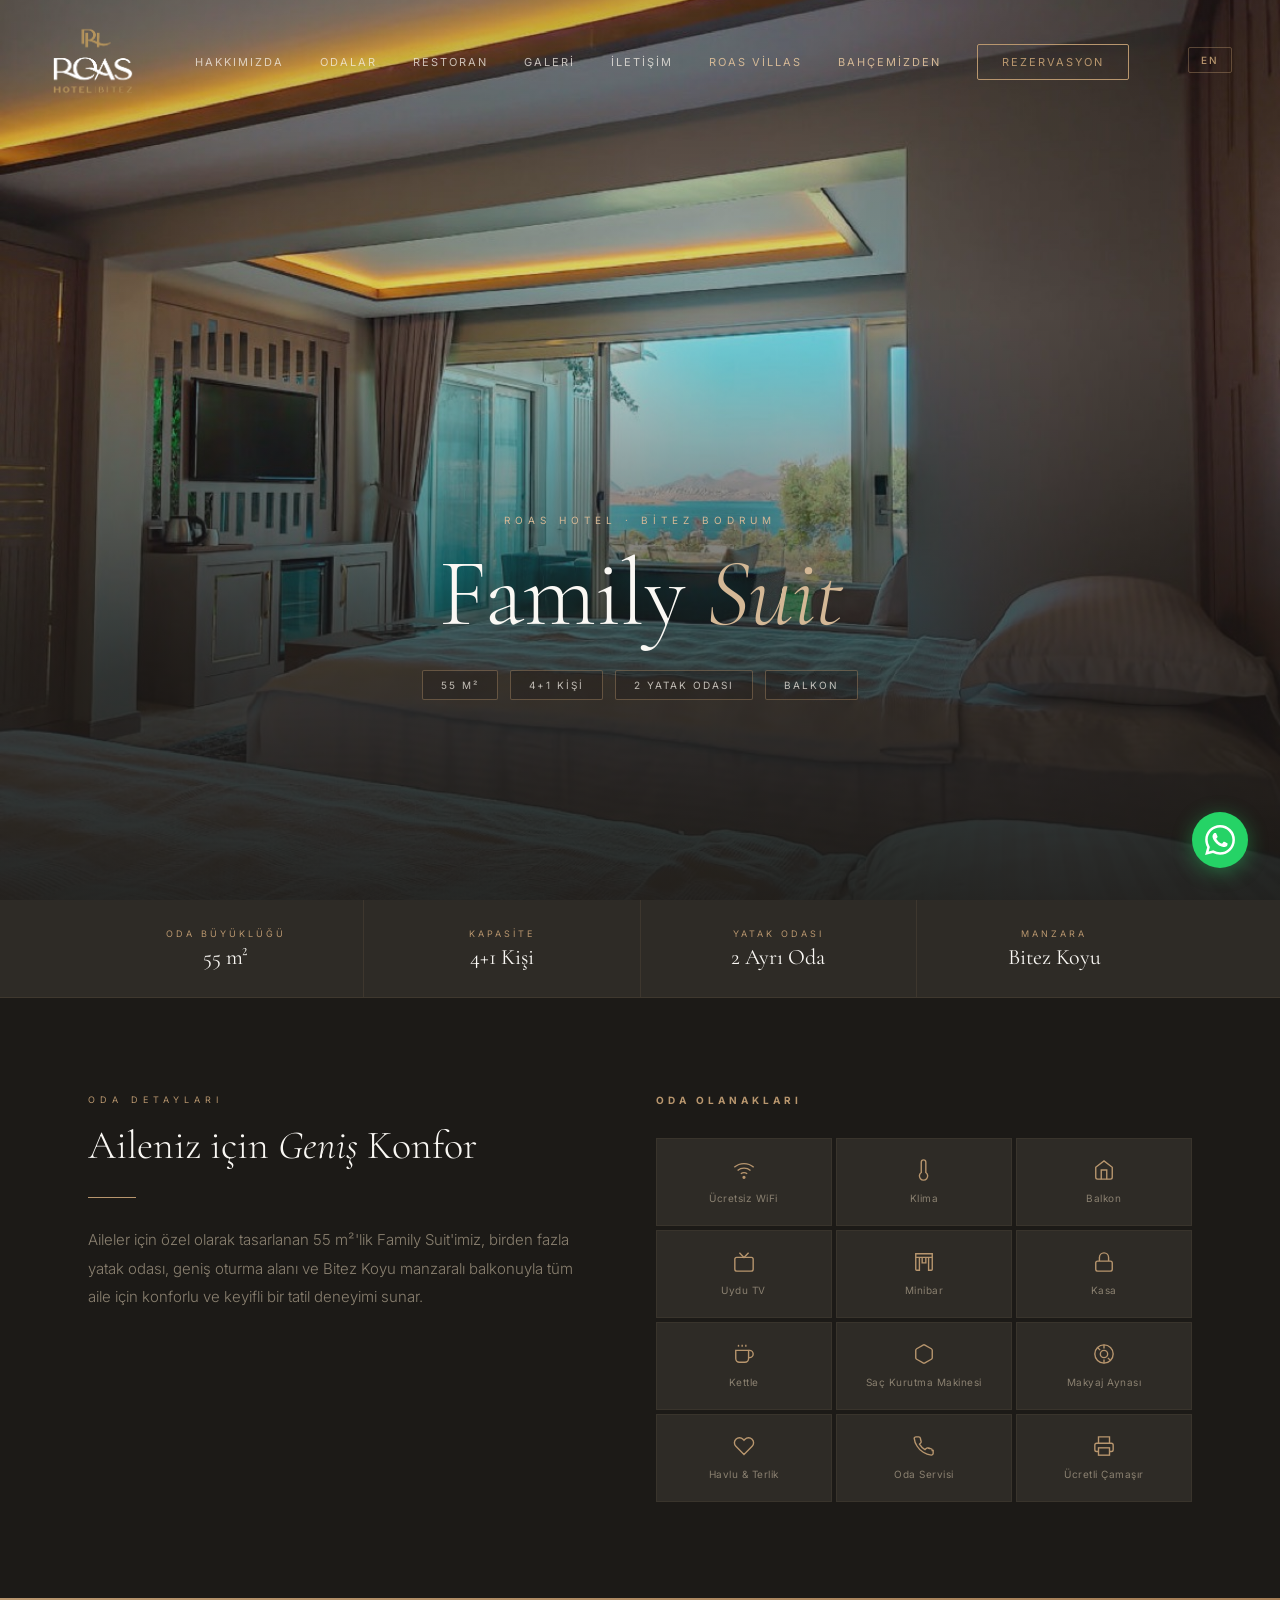
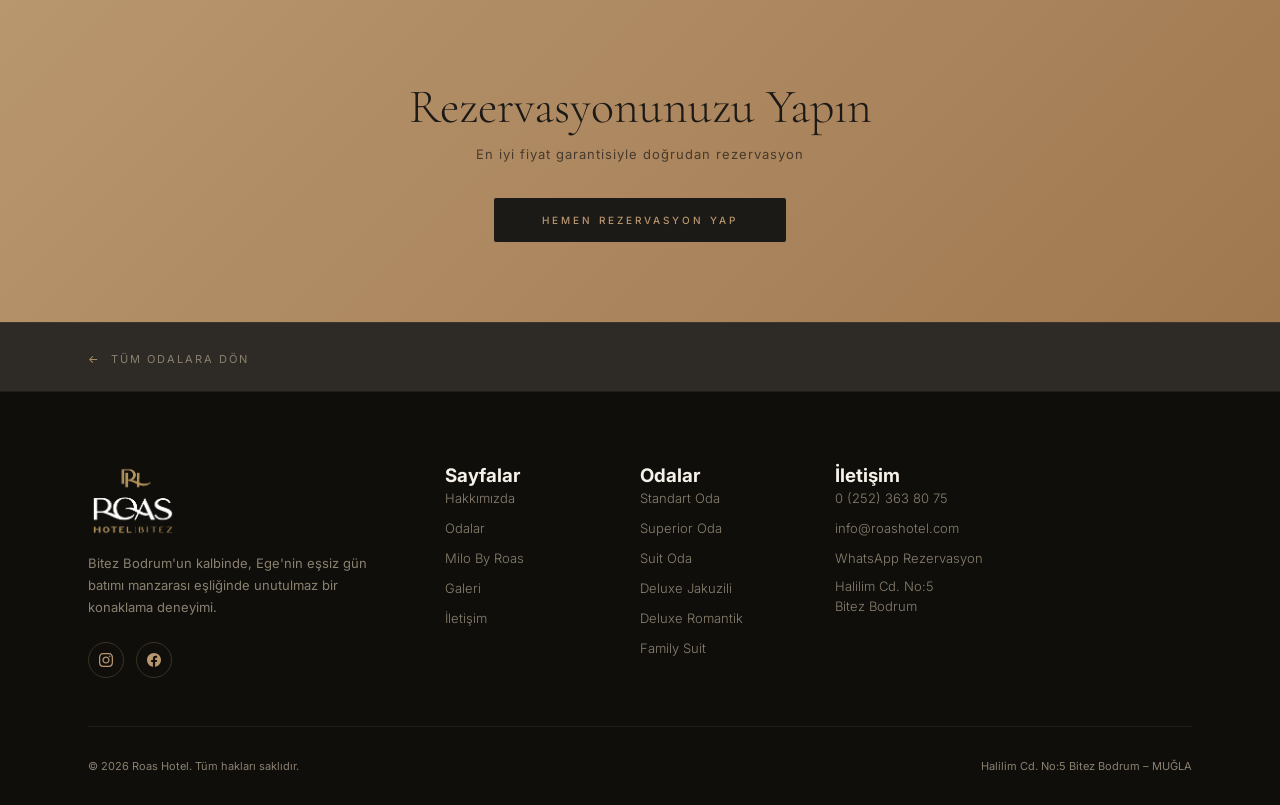
<file: odalar/family-suit.html>
<!DOCTYPE html>
<html lang="tr">
<head>
  <meta charset="UTF-8" />
  <meta name="viewport" content="width=device-width, initial-scale=1.0" />
  <title>Family Suit – Roas Hotel Bitez Bodrum</title>
  <meta name="description" content="Roas Hotel Family Suit: 55 m², 2 yatak odası, 4+1 kişi kapasitesi ve Bitez Koyu manzarası. Aileler için özel tasarlanmış konforlu ve geniş yaşam alanı." />

  <link rel="icon" type="image/png" href="../logoroas.png" />
  <link rel="preconnect" href="https://fonts.googleapis.com" />
  <link rel="preconnect" href="https://fonts.gstatic.com" crossorigin />
  <link href="https://fonts.googleapis.com/css2?family=Cormorant+Garamond:ital,wght@0,300;0,400;0,500;0,600;1,300;1,400&family=Inter:wght@300;400;500&display=swap" rel="stylesheet" />

  <link rel="stylesheet" href="../css/base.css" />
  <link rel="stylesheet" href="../css/animations.css" />
  <link rel="stylesheet" href="../css/components.css" />
  <link rel="stylesheet" href="../css/sections.css" />
  <link rel="stylesheet" href="../css/responsive.css" />
  <link rel="stylesheet" href="../css/room.css" />
  <link rel="canonical" href="https://roashotel.com/odalar/family-suit.html" />
  <meta name="theme-color" content="#1c1a17" />
  <link rel="apple-touch-icon" href="../logoroas.png" />
  <meta property="og:type" content="website" />
  <meta property="og:title" content="Family Suit — Roas Hotel" />
  <meta property="og:description" content="Roas Hotel Family Suit: Aileler için geniş ve konforlu suit." />
  <meta property="og:url" content="https://roashotel.com/odalar/family-suit.html" />
  <meta property="og:image" content="https://roashotel.com/images/hero-bg.jpg" />
  <meta property="og:locale" content="tr_TR" />
  <meta name="twitter:card" content="summary_large_image" />
  <meta name="twitter:title" content="Family Suit — Roas Hotel" />
  <meta name="twitter:description" content="Roas Hotel Family Suit: Aileler için geniş ve konforlu suit." />
</head>
<body>

  <!-- ── NAVIGATION ─────────────────────────────────────────── -->
  <nav id="navbar">
    <a href="../index.html" class="nav-logo" aria-label="Roas Hotel Ana Sayfa">
      <img src="../logoroas.png" alt="Roas Hotel" />
    </a>
    <ul class="nav-links">
      <li><a href="../index.html#about"      data-i18n="nav_hakkimizda">Hakkımızda</a></li>
      <li><a href="../index.html#rooms"      data-i18n="nav_odalar">Odalar</a></li>
      <li><a href="../index.html#restaurant" data-i18n="nav_restoran">Restoran</a></li>
      <li><a href="../index.html#gallery"    data-i18n="nav_galeri">Galeri</a></li>
      <li><a href="../index.html#location"   data-i18n="nav_iletisim">İletişim</a></li>
      <li><a href="../roas-villas.html" style="color:var(--gold-light);" data-i18n="nav_villas">Roas Villas</a></li>
      <li><a href="../bahcemizden.html" style="color:var(--gold-light);" data-i18n="nav_bahcemizden">Bahçemizden</a></li>
      <li><a href="https://roashotel.rezervasyonal.com" target="_blank" rel="noopener noreferrer" class="nav-cta" data-i18n="nav_rezervasyon">Rezervasyon</a></li>
    </ul>
    <button class="lang-toggle" id="langToggle" aria-label="Switch to English">EN</button>
    <button class="menu-icon-btn" id="hamburger" aria-label="Menü" aria-controls="mobileMenu" aria-expanded="false">
      <svg width="22" height="22" viewBox="0 0 22 22" fill="none" stroke="currentColor" stroke-width="1.4" stroke-linecap="round" aria-hidden="true">
        <line x1="11" y1="3" x2="11" y2="19"/>
        <line x1="3"  y1="11" x2="19" y2="11"/>
      </svg>
    </button>
  </nav>

  <!-- ── MOBILE MENU ────────────────────────────────────────── -->
  <div class="mobile-menu" id="mobileMenu" role="dialog" aria-modal="true" aria-label="Mobil menü">
    <button class="mobile-close" id="mobileClose" aria-label="Menüyü kapat">✕</button>
    <a href="../index.html#about"      onclick="closeMobile()" data-i18n="nav_hakkimizda">Hakkımızda</a>
    <a href="../index.html#rooms"      onclick="closeMobile()" data-i18n="nav_odalar">Odalar</a>
    <a href="../index.html#restaurant" onclick="closeMobile()" data-i18n="nav_restoran">Restoran</a>
    <a href="../index.html#gallery"    onclick="closeMobile()" data-i18n="nav_galeri">Galeri</a>
    <a href="../index.html#location"   onclick="closeMobile()" data-i18n="nav_iletisim">İletişim</a>
    <a href="../roas-villas.html" onclick="closeMobile()" style="color:var(--gold);" data-i18n="nav_villas">Roas Villas</a>
    <a href="../bahcemizden.html" onclick="closeMobile()" style="color:var(--gold);" data-i18n="nav_bahcemizden">Bahçemizden</a>
    <a href="https://roashotel.rezervasyonal.com" target="_blank" rel="noopener noreferrer" data-i18n="nav_rezervasyon">Rezervasyon</a>
  </div>

  <!-- ── ROOM HERO ──────────────────────────────────────────── -->
  <section class="room-hero" id="roomHero">
    <div class="room-hero-bg" style="background-image: url('../images/room-family-suit.jpg');"></div>
    <div class="room-hero-overlay"></div>
    <div class="room-hero-content">
      <span class="room-hero-eyebrow" data-i18n="room_hero_eyebrow">Roas Hotel · Bitez Bodrum</span>
      <h1 class="room-hero-title" data-i18n="family_title">Family <em>Suit</em></h1>
      <div class="room-hero-chips">
        <span class="room-chip">55 m²</span>
        <span class="room-chip" data-i18n="room_cap_4">4+1 Kişi</span>
        <span class="room-chip" data-i18n="room_bed_family">2 Yatak Odası</span>
        <span class="room-chip" data-i18n="family_chip_extra">Balkon</span>
      </div>
    </div>
  </section>

  <!-- ── ROOM INFO BAR ──────────────────────────────────────── -->
  <div class="room-info-bar">
    <div class="container">
      <div class="room-info-pill">
        <span class="room-info-label" data-i18n="room_info_size">Oda Büyüklüğü</span>
        <span class="room-info-value">55 m²</span>
      </div>
      <div class="room-info-pill">
        <span class="room-info-label" data-i18n="room_info_capacity">Kapasite</span>
        <span class="room-info-value" data-i18n="room_cap_4">4+1 Kişi</span>
      </div>
      <div class="room-info-pill">
        <span class="room-info-label">Yatak Odası</span>
        <span class="room-info-value">2 Ayrı Oda</span>
      </div>
      <div class="room-info-pill">
        <span class="room-info-label" data-i18n="room_info_view">Manzara</span>
        <span class="room-info-value" data-i18n="room_view_sea">Bitez Koyu</span>
      </div>
    </div>
  </div>

  <!-- ── ROOM BODY ──────────────────────────────────────────── -->
  <section class="room-body">
    <div class="container">
      <div class="room-body-grid">

        <!-- Description -->
        <div class="room-description reveal-left">
          <span class="section-eyebrow" data-i18n="room_details_eyebrow">Oda Detayları</span>
          <h2 data-i18n="family_h2">Aileniz için <em>Geniş</em> Konfor</h2>
          <div class="divider"></div>
          <p data-i18n="family_desc">Aileler için özel olarak tasarlanan 55 m²'lik Family Suit'imiz, birden fazla yatak odası, geniş oturma alanı ve Bitez Koyu manzaralı balkonuyla tüm aile için konforlu ve keyifli bir tatil deneyimi sunar.</p>
        </div>

        <!-- Amenities -->
        <div class="room-amenities reveal-right">
          <h3 data-i18n="room_amenities_title">Oda Olanakları</h3>
          <div class="amenities-grid">

            <div class="amenity-item">
              <svg class="amenity-icon" viewBox="0 0 24 24" fill="none" stroke="currentColor" stroke-width="1.5">
                <path d="M5 12.55a11 11 0 0 1 14.08 0"/>
                <path d="M1.42 9a16 16 0 0 1 21.16 0"/>
                <path d="M8.53 16.11a6 6 0 0 1 6.95 0"/>
                <circle cx="12" cy="20" r="1" fill="currentColor"/>
              </svg>
              <span class="amenity-label" data-i18n="am_wifi">Ücretsiz WiFi</span>
            </div>

            <div class="amenity-item">
              <svg class="amenity-icon" viewBox="0 0 24 24" fill="none" stroke="currentColor" stroke-width="1.5">
                <path d="M14 14.76V3.5a2.5 2.5 0 0 0-5 0v11.26a4.5 4.5 0 1 0 5 0z"/>
              </svg>
              <span class="amenity-label" data-i18n="am_ac">Klima</span>
            </div>

            <div class="amenity-item">
              <svg class="amenity-icon" viewBox="0 0 24 24" fill="none" stroke="currentColor" stroke-width="1.5">
                <path d="M3 9l9-7 9 7v11a2 2 0 0 1-2 2H5a2 2 0 0 1-2-2z"/>
                <polyline points="9 22 9 12 15 12 15 22"/>
              </svg>
              <span class="amenity-label" data-i18n="am_balcony">Balkon</span>
            </div>

            <div class="amenity-item">
              <svg class="amenity-icon" viewBox="0 0 24 24" fill="none" stroke="currentColor" stroke-width="1.5">
                <rect x="2" y="7" width="20" height="15" rx="2" ry="2"/>
                <polyline points="17 2 12 7 7 2"/>
              </svg>
              <span class="amenity-label" data-i18n="am_tv">Uydu TV</span>
            </div>

            <div class="amenity-item">
              <svg class="amenity-icon" viewBox="0 0 24 24" fill="none" stroke="currentColor" stroke-width="1.5">
                <path d="M3 3h18v4H3z"/>
                <path d="M3 7v13a1 1 0 0 0 1 1h3V7"/>
                <path d="M17 7v14h3a1 1 0 0 0 1-1V7"/>
                <path d="M10 7v6h4V7"/>
              </svg>
              <span class="amenity-label" data-i18n="am_minibar">Minibar</span>
            </div>

            <div class="amenity-item">
              <svg class="amenity-icon" viewBox="0 0 24 24" fill="none" stroke="currentColor" stroke-width="1.5">
                <rect x="3" y="11" width="18" height="11" rx="2" ry="2"/>
                <path d="M7 11V7a5 5 0 0 1 10 0v4"/>
              </svg>
              <span class="amenity-label" data-i18n="am_safe">Kasa</span>
            </div>

            <div class="amenity-item">
              <svg class="amenity-icon" viewBox="0 0 24 24" fill="none" stroke="currentColor" stroke-width="1.5">
                <path d="M17 8h1a4 4 0 1 1 0 8h-1"/>
                <path d="M3 8h14v9a4 4 0 0 1-4 4H7a4 4 0 0 1-4-4V8z"/>
                <line x1="6" y1="2" x2="6" y2="4"/>
                <line x1="10" y1="2" x2="10" y2="4"/>
                <line x1="14" y1="2" x2="14" y2="4"/>
              </svg>
              <span class="amenity-label" data-i18n="am_kettle">Kettle</span>
            </div>

            <div class="amenity-item">
              <svg class="amenity-icon" viewBox="0 0 24 24" fill="none" stroke="currentColor" stroke-width="1.5">
                <path d="M21 16V8a2 2 0 0 0-1-1.73l-7-4a2 2 0 0 0-2 0l-7 4A2 2 0 0 0 3 8v8a2 2 0 0 0 1 1.73l7 4a2 2 0 0 0 2 0l7-4A2 2 0 0 0 21 16z"/>
              </svg>
              <span class="amenity-label" data-i18n="am_hairdryer">Saç Kurutma Makinesi</span>
            </div>

            <div class="amenity-item">
              <svg class="amenity-icon" viewBox="0 0 24 24" fill="none" stroke="currentColor" stroke-width="1.5">
                <circle cx="12" cy="12" r="10"/>
                <circle cx="12" cy="12" r="4"/>
                <line x1="12" y1="2" x2="12" y2="6"/>
                <line x1="12" y1="18" x2="12" y2="22"/>
                <line x1="4.93" y1="4.93" x2="7.76" y2="7.76"/>
                <line x1="16.24" y1="16.24" x2="19.07" y2="19.07"/>
              </svg>
              <span class="amenity-label" data-i18n="am_mirror">Makyaj Aynası</span>
            </div>

            <div class="amenity-item">
              <svg class="amenity-icon" viewBox="0 0 24 24" fill="none" stroke="currentColor" stroke-width="1.5">
                <path d="M20.84 4.61a5.5 5.5 0 0 0-7.78 0L12 5.67l-1.06-1.06a5.5 5.5 0 0 0-7.78 7.78l1.06 1.06L12 21.23l7.78-7.78 1.06-1.06a5.5 5.5 0 0 0 0-7.78z"/>
              </svg>
              <span class="amenity-label" data-i18n="am_towel">Havlu &amp; Terlik</span>
            </div>

            <div class="amenity-item">
              <svg class="amenity-icon" viewBox="0 0 24 24" fill="none" stroke="currentColor" stroke-width="1.5">
                <path d="M22 16.92v3a2 2 0 0 1-2.18 2 19.79 19.79 0 0 1-8.63-3.07A19.5 19.5 0 0 1 4.36 12a19.79 19.79 0 0 1-3.07-8.67A2 2 0 0 1 3.11 2h3a2 2 0 0 1 2 1.72c.127.96.361 1.903.7 2.81a2 2 0 0 1-.45 2.11L7.09 9.91a16 16 0 0 0 6 6l1.27-1.27a2 2 0 0 1 2.11-.45c.907.339 1.85.573 2.81.7A2 2 0 0 1 21 16.92z"/>
              </svg>
              <span class="amenity-label" data-i18n="am_roomservice">Oda Servisi</span>
            </div>

            <div class="amenity-item">
              <svg class="amenity-icon" viewBox="0 0 24 24" fill="none" stroke="currentColor" stroke-width="1.5">
                <polyline points="6 9 6 2 18 2 18 9"/>
                <path d="M6 18H4a2 2 0 0 1-2-2v-5a2 2 0 0 1 2-2h16a2 2 0 0 1 2 2v5a2 2 0 0 1-2 2h-2"/>
                <rect x="6" y="14" width="12" height="8"/>
              </svg>
              <span class="amenity-label" data-i18n="am_laundry">Ücretli Çamaşır</span>
            </div>

          </div>
        </div>

      </div>
    </div>
  </section>

  <!-- ── BOOKING CTA ────────────────────────────────────────── -->
  <section class="room-cta reveal">
    <div class="container">
      <h2 data-i18n="room_cta_title">Rezervasyonunuzu Yapın</h2>
      <p data-i18n="room_cta_sub">En iyi fiyat garantisiyle doğrudan rezervasyon</p>
      <a href="https://roashotel.rezervasyonal.com" target="_blank" class="btn-dark" rel="noopener noreferrer" data-i18n="room_cta_btn">Hemen Rezervasyon Yap</a>
    </div>
  </section>

  <!-- ── BACK LINK ──────────────────────────────────────────── -->
  <div class="back-link-bar">
    <div class="container">
      <a href="../index.html#rooms" class="back-link" data-i18n="room_back">Tüm Odalara Dön</a>
    </div>
  </div>

  <!-- ── FOOTER ─────────────────────────────────────────────── -->
  <footer>
    <div class="container">
      <div class="footer-grid">

        <div class="footer-brand">
          <a href="../index.html" class="nav-logo">
            <img src="../logoroas.png" alt="Roas Hotel" />
          </a>
          <p data-i18n="footer_desc">Bitez Bodrum'un kalbinde, Ege'nin eşsiz gün batımı manzarası eşliğinde unutulmaz bir konaklama deneyimi.</p>
          <div class="footer-social">
            <a href="https://www.instagram.com/roashotel" target="_blank" class="social-link" aria-label="Instagram" rel="noopener noreferrer">
              <svg viewBox="0 0 24 24"><path d="M12 2.163c3.204 0 3.584.012 4.85.07 3.252.148 4.771 1.691 4.919 4.919.058 1.265.069 1.645.069 4.849 0 3.205-.012 3.584-.069 4.849-.149 3.225-1.664 4.771-4.919 4.919-1.266.058-1.644.07-4.85.07-3.204 0-3.584-.012-4.849-.07-3.26-.149-4.771-1.699-4.919-4.92-.058-1.265-.07-1.644-.07-4.849 0-3.204.013-3.583.07-4.849.149-3.227 1.664-4.771 4.919-4.919 1.266-.057 1.645-.069 4.849-.069zm0-2.163c-3.259 0-3.667.014-4.947.072-4.358.2-6.78 2.618-6.98 6.98-.059 1.281-.073 1.689-.073 4.948 0 3.259.014 3.668.072 4.948.2 4.358 2.618 6.78 6.98 6.98 1.281.058 1.689.072 4.948.072 3.259 0 3.668-.014 4.948-.072 4.354-.2 6.782-2.618 6.979-6.98.059-1.28.073-1.689.073-4.948 0-3.259-.014-3.667-.072-4.947-.196-4.354-2.617-6.78-6.979-6.98-1.281-.059-1.69-.073-4.949-.073zm0 5.838c-3.403 0-6.162 2.759-6.162 6.162s2.759 6.163 6.162 6.163 6.162-2.759 6.162-6.163c0-3.403-2.759-6.162-6.162-6.162zm0 10.162c-2.209 0-4-1.79-4-4 0-2.209 1.791-4 4-4s4 1.791 4 4c0 2.21-1.791 4-4 4zm6.406-11.845c-.796 0-1.441.645-1.441 1.44s.645 1.44 1.441 1.44c.795 0 1.439-.645 1.439-1.44s-.644-1.44-1.439-1.44z"/></svg>
            </a>
            <a href="https://www.facebook.com/roashotel" target="_blank" class="social-link" aria-label="Facebook" rel="noopener noreferrer">
              <svg viewBox="0 0 24 24"><path d="M24 12.073c0-6.627-5.373-12-12-12s-12 5.373-12 12c0 5.99 4.388 10.954 10.125 11.854v-8.385H7.078v-3.47h3.047V9.43c0-3.007 1.792-4.669 4.533-4.669 1.312 0 2.686.235 2.686.235v2.953H15.83c-1.491 0-1.956.925-1.956 1.874v2.25h3.328l-.532 3.47h-2.796v8.385C19.612 23.027 24 18.062 24 12.073z"/></svg>
            </a>
          </div>
        </div>

        <div class="footer-col">
          <h3 class="footer-col-title" data-i18n="footer_pages">Sayfalar</h3>
          <ul class="footer-links">
            <li><a href="../index.html#about" data-i18n="nav_hakkimizda">Hakkımızda</a></li>
            <li><a href="../index.html#rooms" data-i18n="nav_odalar">Odalar</a></li>
            <li><a href="../index.html#restaurant">Milo By Roas</a></li>
            <li><a href="../index.html#gallery" data-i18n="nav_galeri">Galeri</a></li>
            <li><a href="../index.html#location" data-i18n="nav_iletisim">İletişim</a></li>
          </ul>
        </div>

        <div class="footer-col">
          <h3 class="footer-col-title" data-i18n="footer_rooms">Odalar</h3>
          <ul class="footer-links">
            <li><a href="standart-oda.html">Standart Oda</a></li>
            <li><a href="superior-oda.html">Superior Oda</a></li>
            <li><a href="suit-oda.html">Suit Oda</a></li>
            <li><a href="deluxe-jakuzili.html">Deluxe Jakuzili</a></li>
            <li><a href="deluxe-romantik.html">Deluxe Romantik</a></li>
            <li><a href="family-suit.html">Family Suit</a></li>
          </ul>
        </div>

        <div class="footer-col">
          <h3 class="footer-col-title" data-i18n="footer_contact">İletişim</h3>
          <ul class="footer-links">
            <li><a href="tel:+902523638075">0 (252) 363 80 75</a></li>
            <li><a href="mailto:info@roashotel.com">info@roashotel.com</a></li>
            <li><a href="https://wa.me/905449319530" target="_blank" rel="noopener noreferrer" data-i18n="rest_lbl3">WhatsApp Rezervasyon</a></li>
            <li style="color:var(--text-muted);font-size:13px;font-weight:300;line-height:1.5;" data-i18n="footer_address">Halilim Cd. No:5<br/>Bitez Bodrum</li>
          </ul>
        </div>

      </div>
      <div class="footer-bottom">
        <p>© <span id="copyYear">2026</span> Roas Hotel.<span data-i18n="footer_copy_tail"> Tüm hakları saklıdır.</span></p>
        <p data-i18n="footer_address_full">Halilim Cd. No:5 Bitez Bodrum – MUĞLA</p>
      </div>
    </div>
  </footer>

  <!-- ── WHATSAPP FLOAT ─────────────────────────────────────── -->
  <a href="https://wa.me/905449319530" class="whatsapp-float" target="_blank" aria-label="WhatsApp" rel="noopener noreferrer">
    <svg viewBox="0 0 24 24" xmlns="http://www.w3.org/2000/svg">
      <path d="M17.472 14.382c-.297-.149-1.758-.867-2.03-.967-.273-.099-.471-.148-.67.15-.197.297-.767.966-.94 1.164-.173.199-.347.223-.644.075-.297-.15-1.255-.463-2.39-1.475-.883-.788-1.48-1.761-1.653-2.059-.173-.297-.018-.458.13-.606.134-.133.298-.347.446-.52.149-.174.198-.298.298-.497.099-.198.05-.371-.025-.52-.075-.149-.669-1.612-.916-2.207-.242-.579-.487-.5-.669-.51-.173-.008-.371-.01-.57-.01-.198 0-.52.074-.792.372-.272.297-1.04 1.016-1.04 2.479 0 1.462 1.065 2.875 1.213 3.074.149.198 2.096 3.2 5.077 4.487.709.306 1.262.489 1.694.625.712.227 1.36.195 1.871.118.571-.085 1.758-.719 2.006-1.413.248-.694.248-1.289.173-1.413-.074-.124-.272-.198-.57-.347m-5.421 7.403h-.004a9.87 9.87 0 0 1-5.031-1.378l-.361-.214-3.741.982.998-3.648-.235-.374a9.86 9.86 0 0 1-1.51-5.26c.001-5.45 4.436-9.884 9.888-9.884 2.64 0 5.122 1.03 6.988 2.898a9.825 9.825 0 0 1 2.893 6.994c-.003 5.45-4.437 9.884-9.885 9.884m8.413-18.297A11.815 11.815 0 0 0 12.05 0C5.495 0 .16 5.335.157 11.892c0 2.096.547 4.142 1.588 5.945L.057 24l6.305-1.654a11.882 11.882 0 0 0 5.683 1.448h.005c6.554 0 11.89-5.335 11.893-11.893a11.821 11.821 0 0 0-3.48-8.413z"/>
    </svg>
  </a>

  <script src="../js/main.js"></script>
  <script src="../js/i18n.js"></script>
  <script>
    window.addEventListener('load', () => {
      document.getElementById('roomHero').classList.add('loaded');
    });
  </script>
</body>
</html>
</file>
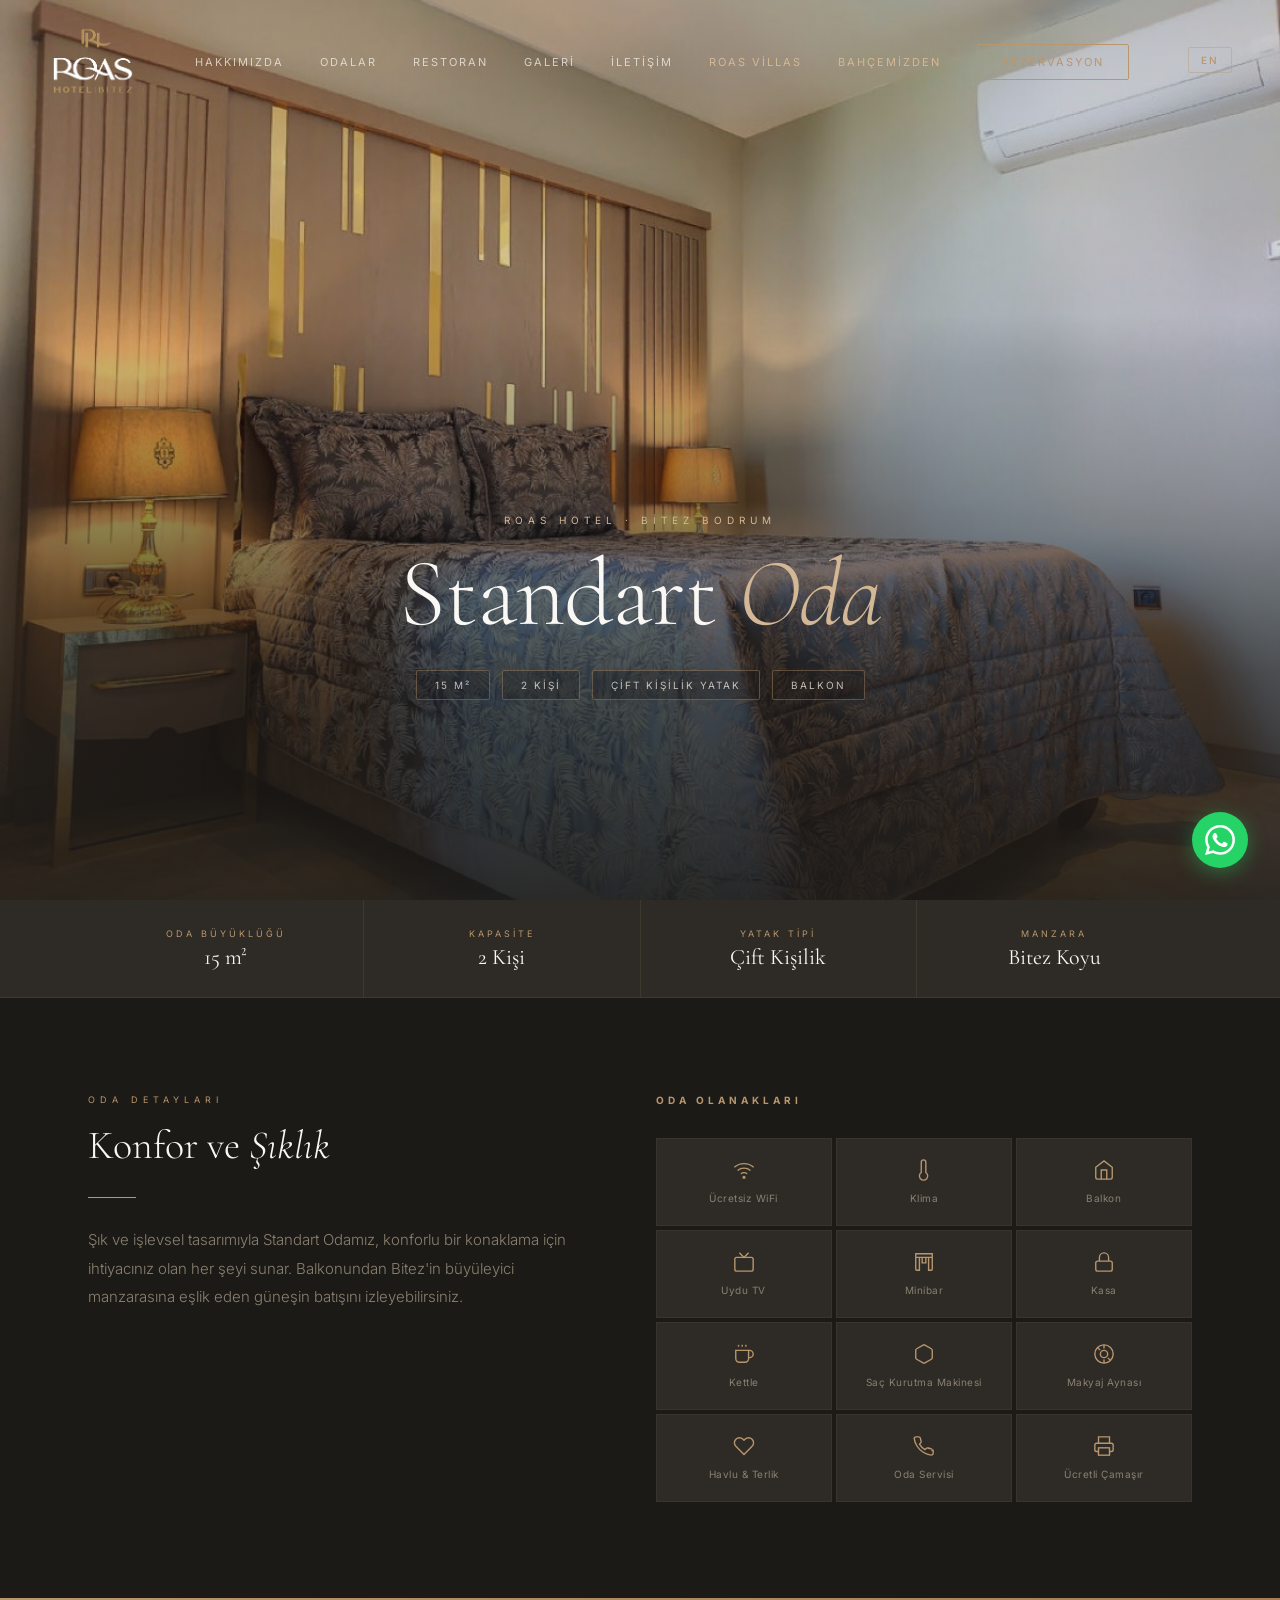
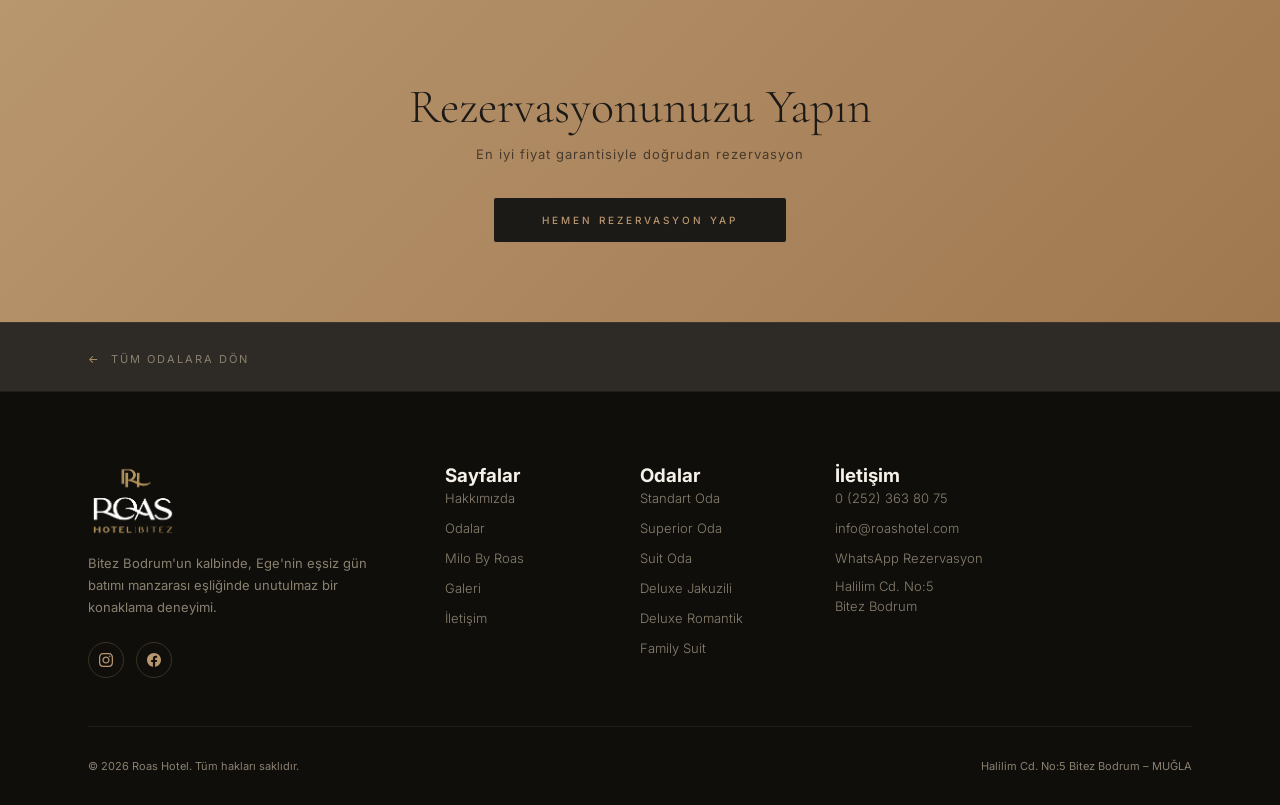
<file: odalar/standart-oda.html>
<!DOCTYPE html>
<html lang="tr">
<head>
  <meta charset="UTF-8" />
  <meta name="viewport" content="width=device-width, initial-scale=1.0" />
  <title>Standart Oda – Roas Hotel Bitez Bodrum</title>
  <meta name="description" content="Roas Hotel Standart Oda: 15 m², çift kişilik yatak, balkon ve Bitez manzarası. Konforlu ve şık tasarımıyla mükemmel bir konaklama deneyimi." />

  <link rel="icon" type="image/png" href="../logoroas.png" />
  <link rel="preconnect" href="https://fonts.googleapis.com" />
  <link rel="preconnect" href="https://fonts.gstatic.com" crossorigin />
  <link href="https://fonts.googleapis.com/css2?family=Cormorant+Garamond:ital,wght@0,300;0,400;0,500;0,600;1,300;1,400&family=Inter:wght@300;400;500&display=swap" rel="stylesheet" />

  <link rel="stylesheet" href="../css/base.css" />
  <link rel="stylesheet" href="../css/animations.css" />
  <link rel="stylesheet" href="../css/components.css" />
  <link rel="stylesheet" href="../css/sections.css" />
  <link rel="stylesheet" href="../css/responsive.css" />
  <link rel="stylesheet" href="../css/room.css" />
  <link rel="canonical" href="https://roashotel.com/odalar/standart-oda.html" />
  <meta name="theme-color" content="#1c1a17" />
  <link rel="apple-touch-icon" href="../logoroas.png" />
  <meta property="og:type" content="website" />
  <meta property="og:title" content="Standart Oda — Roas Hotel" />
  <meta property="og:description" content="Roas Hotel Standart Oda: Şık ve konforlu standart oda." />
  <meta property="og:url" content="https://roashotel.com/odalar/standart-oda.html" />
  <meta property="og:image" content="https://roashotel.com/images/hero-bg.jpg" />
  <meta property="og:locale" content="tr_TR" />
  <meta name="twitter:card" content="summary_large_image" />
  <meta name="twitter:title" content="Standart Oda — Roas Hotel" />
  <meta name="twitter:description" content="Roas Hotel Standart Oda: Şık ve konforlu standart oda." />
</head>
<body>

  <!-- ── NAVIGATION ─────────────────────────────────────────── -->
  <nav id="navbar">
    <a href="../index.html" class="nav-logo" aria-label="Roas Hotel Ana Sayfa">
      <img src="../logoroas.png" alt="Roas Hotel" />
    </a>
    <ul class="nav-links">
      <li><a href="../index.html#about"      data-i18n="nav_hakkimizda">Hakkımızda</a></li>
      <li><a href="../index.html#rooms"      data-i18n="nav_odalar">Odalar</a></li>
      <li><a href="../index.html#restaurant" data-i18n="nav_restoran">Restoran</a></li>
      <li><a href="../index.html#gallery"    data-i18n="nav_galeri">Galeri</a></li>
      <li><a href="../index.html#location"   data-i18n="nav_iletisim">İletişim</a></li>
      <li><a href="../roas-villas.html" style="color:var(--gold-light);" data-i18n="nav_villas">Roas Villas</a></li>
      <li><a href="../bahcemizden.html" style="color:var(--gold-light);" data-i18n="nav_bahcemizden">Bahçemizden</a></li>
      <li><a href="https://roashotel.rezervasyonal.com" target="_blank" rel="noopener noreferrer" class="nav-cta" data-i18n="nav_rezervasyon">Rezervasyon</a></li>
    </ul>
    <button class="lang-toggle" id="langToggle" aria-label="Switch to English">EN</button>
    <button class="menu-icon-btn" id="hamburger" aria-label="Menü" aria-controls="mobileMenu" aria-expanded="false">
      <svg width="22" height="22" viewBox="0 0 22 22" fill="none" stroke="currentColor" stroke-width="1.4" stroke-linecap="round" aria-hidden="true">
        <line x1="11" y1="3" x2="11" y2="19"/>
        <line x1="3"  y1="11" x2="19" y2="11"/>
      </svg>
    </button>
  </nav>

  <!-- ── MOBILE MENU ────────────────────────────────────────── -->
  <div class="mobile-menu" id="mobileMenu" role="dialog" aria-modal="true" aria-label="Mobil menü">
    <button class="mobile-close" id="mobileClose" aria-label="Menüyü kapat">✕</button>
    <a href="../index.html#about"      onclick="closeMobile()" data-i18n="nav_hakkimizda">Hakkımızda</a>
    <a href="../index.html#rooms"      onclick="closeMobile()" data-i18n="nav_odalar">Odalar</a>
    <a href="../index.html#restaurant" onclick="closeMobile()" data-i18n="nav_restoran">Restoran</a>
    <a href="../index.html#gallery"    onclick="closeMobile()" data-i18n="nav_galeri">Galeri</a>
    <a href="../index.html#location"   onclick="closeMobile()" data-i18n="nav_iletisim">İletişim</a>
    <a href="../roas-villas.html" onclick="closeMobile()" style="color:var(--gold);" data-i18n="nav_villas">Roas Villas</a>
    <a href="../bahcemizden.html" onclick="closeMobile()" style="color:var(--gold);" data-i18n="nav_bahcemizden">Bahçemizden</a>
    <a href="https://roashotel.rezervasyonal.com" target="_blank" rel="noopener noreferrer" data-i18n="nav_rezervasyon">Rezervasyon</a>
  </div>

  <!-- ── ROOM HERO ──────────────────────────────────────────── -->
  <section class="room-hero" id="roomHero">
    <div class="room-hero-bg" style="background-image: url('../images/room-standart.jpg');"></div>
    <div class="room-hero-overlay"></div>
    <div class="room-hero-content">
      <span class="room-hero-eyebrow" data-i18n="room_hero_eyebrow">Roas Hotel · Bitez Bodrum</span>
      <h1 class="room-hero-title" data-i18n="standart_title">Standart <em>Oda</em></h1>
      <div class="room-hero-chips">
        <span class="room-chip">15 m²</span>
        <span class="room-chip" data-i18n="room_cap_2">2 Kişi</span>
        <span class="room-chip" data-i18n="room_bed_double">Çift Kişilik Yatak</span>
        <span class="room-chip" data-i18n="standart_chip_extra">Balkon</span>
      </div>
    </div>
  </section>

  <!-- ── ROOM INFO BAR ──────────────────────────────────────── -->
  <div class="room-info-bar">
    <div class="container">
      <div class="room-info-pill">
        <span class="room-info-label" data-i18n="room_info_size">Oda Büyüklüğü</span>
        <span class="room-info-value">15 m²</span>
      </div>
      <div class="room-info-pill">
        <span class="room-info-label" data-i18n="room_info_capacity">Kapasite</span>
        <span class="room-info-value" data-i18n="room_cap_2">2 Kişi</span>
      </div>
      <div class="room-info-pill">
        <span class="room-info-label" data-i18n="room_info_bed">Yatak Tipi</span>
        <span class="room-info-value" data-i18n="room_bed_double">Çift Kişilik</span>
      </div>
      <div class="room-info-pill">
        <span class="room-info-label" data-i18n="room_info_view">Manzara</span>
        <span class="room-info-value" data-i18n="room_view_garden">Bitez Koyu</span>
      </div>
    </div>
  </div>

  <!-- ── ROOM BODY ──────────────────────────────────────────── -->
  <section class="room-body">
    <div class="container">
      <div class="room-body-grid">

        <!-- Description -->
        <div class="room-description reveal-left">
          <span class="section-eyebrow" data-i18n="room_details_eyebrow">Oda Detayları</span>
          <h2 data-i18n="standart_h2">Konfor ve <em>Şıklık</em></h2>
          <div class="divider"></div>
          <p data-i18n="standart_desc">Şık ve işlevsel tasarımıyla Standart Odamız, konforlu bir konaklama için ihtiyacınız olan her şeyi sunar. Balkonundan Bitez'in büyüleyici manzarasına eşlik eden güneşin batışını izleyebilirsiniz.</p>
        </div>

        <!-- Amenities -->
        <div class="room-amenities reveal-right">
          <h3 data-i18n="room_amenities_title">Oda Olanakları</h3>
          <div class="amenities-grid">

            <div class="amenity-item">
              <svg class="amenity-icon" viewBox="0 0 24 24" fill="none" stroke="currentColor" stroke-width="1.5">
                <path d="M5 12.55a11 11 0 0 1 14.08 0"/>
                <path d="M1.42 9a16 16 0 0 1 21.16 0"/>
                <path d="M8.53 16.11a6 6 0 0 1 6.95 0"/>
                <circle cx="12" cy="20" r="1" fill="currentColor"/>
              </svg>
              <span class="amenity-label" data-i18n="am_wifi">Ücretsiz WiFi</span>
            </div>

            <div class="amenity-item">
              <svg class="amenity-icon" viewBox="0 0 24 24" fill="none" stroke="currentColor" stroke-width="1.5">
                <path d="M14 14.76V3.5a2.5 2.5 0 0 0-5 0v11.26a4.5 4.5 0 1 0 5 0z"/>
              </svg>
              <span class="amenity-label" data-i18n="am_ac">Klima</span>
            </div>

            <div class="amenity-item">
              <svg class="amenity-icon" viewBox="0 0 24 24" fill="none" stroke="currentColor" stroke-width="1.5">
                <path d="M3 9l9-7 9 7v11a2 2 0 0 1-2 2H5a2 2 0 0 1-2-2z"/>
                <polyline points="9 22 9 12 15 12 15 22"/>
              </svg>
              <span class="amenity-label" data-i18n="am_balcony">Balkon</span>
            </div>

            <div class="amenity-item">
              <svg class="amenity-icon" viewBox="0 0 24 24" fill="none" stroke="currentColor" stroke-width="1.5">
                <rect x="2" y="7" width="20" height="15" rx="2" ry="2"/>
                <polyline points="17 2 12 7 7 2"/>
              </svg>
              <span class="amenity-label" data-i18n="am_tv">Uydu TV</span>
            </div>

            <div class="amenity-item">
              <svg class="amenity-icon" viewBox="0 0 24 24" fill="none" stroke="currentColor" stroke-width="1.5">
                <path d="M3 3h18v4H3z"/>
                <path d="M3 7v13a1 1 0 0 0 1 1h3V7"/>
                <path d="M17 7v14h3a1 1 0 0 0 1-1V7"/>
                <path d="M10 7v6h4V7"/>
              </svg>
              <span class="amenity-label" data-i18n="am_minibar">Minibar</span>
            </div>

            <div class="amenity-item">
              <svg class="amenity-icon" viewBox="0 0 24 24" fill="none" stroke="currentColor" stroke-width="1.5">
                <rect x="3" y="11" width="18" height="11" rx="2" ry="2"/>
                <path d="M7 11V7a5 5 0 0 1 10 0v4"/>
              </svg>
              <span class="amenity-label" data-i18n="am_safe">Kasa</span>
            </div>

            <div class="amenity-item">
              <svg class="amenity-icon" viewBox="0 0 24 24" fill="none" stroke="currentColor" stroke-width="1.5">
                <path d="M17 8h1a4 4 0 1 1 0 8h-1"/>
                <path d="M3 8h14v9a4 4 0 0 1-4 4H7a4 4 0 0 1-4-4V8z"/>
                <line x1="6" y1="2" x2="6" y2="4"/>
                <line x1="10" y1="2" x2="10" y2="4"/>
                <line x1="14" y1="2" x2="14" y2="4"/>
              </svg>
              <span class="amenity-label" data-i18n="am_kettle">Kettle</span>
            </div>

            <div class="amenity-item">
              <svg class="amenity-icon" viewBox="0 0 24 24" fill="none" stroke="currentColor" stroke-width="1.5">
                <path d="M21 16V8a2 2 0 0 0-1-1.73l-7-4a2 2 0 0 0-2 0l-7 4A2 2 0 0 0 3 8v8a2 2 0 0 0 1 1.73l7 4a2 2 0 0 0 2 0l7-4A2 2 0 0 0 21 16z"/>
              </svg>
              <span class="amenity-label" data-i18n="am_hairdryer">Saç Kurutma Makinesi</span>
            </div>

            <div class="amenity-item">
              <svg class="amenity-icon" viewBox="0 0 24 24" fill="none" stroke="currentColor" stroke-width="1.5">
                <circle cx="12" cy="12" r="10"/>
                <circle cx="12" cy="12" r="4"/>
                <line x1="12" y1="2" x2="12" y2="6"/>
                <line x1="12" y1="18" x2="12" y2="22"/>
                <line x1="4.93" y1="4.93" x2="7.76" y2="7.76"/>
                <line x1="16.24" y1="16.24" x2="19.07" y2="19.07"/>
              </svg>
              <span class="amenity-label" data-i18n="am_mirror">Makyaj Aynası</span>
            </div>

            <div class="amenity-item">
              <svg class="amenity-icon" viewBox="0 0 24 24" fill="none" stroke="currentColor" stroke-width="1.5">
                <path d="M20.84 4.61a5.5 5.5 0 0 0-7.78 0L12 5.67l-1.06-1.06a5.5 5.5 0 0 0-7.78 7.78l1.06 1.06L12 21.23l7.78-7.78 1.06-1.06a5.5 5.5 0 0 0 0-7.78z"/>
              </svg>
              <span class="amenity-label" data-i18n="am_towel">Havlu &amp; Terlik</span>
            </div>

            <div class="amenity-item">
              <svg class="amenity-icon" viewBox="0 0 24 24" fill="none" stroke="currentColor" stroke-width="1.5">
                <path d="M22 16.92v3a2 2 0 0 1-2.18 2 19.79 19.79 0 0 1-8.63-3.07A19.5 19.5 0 0 1 4.36 12a19.79 19.79 0 0 1-3.07-8.67A2 2 0 0 1 3.11 2h3a2 2 0 0 1 2 1.72c.127.96.361 1.903.7 2.81a2 2 0 0 1-.45 2.11L7.09 9.91a16 16 0 0 0 6 6l1.27-1.27a2 2 0 0 1 2.11-.45c.907.339 1.85.573 2.81.7A2 2 0 0 1 21 16.92z"/>
              </svg>
              <span class="amenity-label" data-i18n="am_roomservice">Oda Servisi</span>
            </div>

            <div class="amenity-item">
              <svg class="amenity-icon" viewBox="0 0 24 24" fill="none" stroke="currentColor" stroke-width="1.5">
                <polyline points="6 9 6 2 18 2 18 9"/>
                <path d="M6 18H4a2 2 0 0 1-2-2v-5a2 2 0 0 1 2-2h16a2 2 0 0 1 2 2v5a2 2 0 0 1-2 2h-2"/>
                <rect x="6" y="14" width="12" height="8"/>
              </svg>
              <span class="amenity-label" data-i18n="am_laundry">Ücretli Çamaşır</span>
            </div>

          </div>
        </div>

      </div>
    </div>
  </section>

  <!-- ── BOOKING CTA ────────────────────────────────────────── -->
  <section class="room-cta reveal">
    <div class="container">
      <h2 data-i18n="room_cta_title">Rezervasyonunuzu Yapın</h2>
      <p data-i18n="room_cta_sub">En iyi fiyat garantisiyle doğrudan rezervasyon</p>
      <a href="https://roashotel.rezervasyonal.com" target="_blank" class="btn-dark" rel="noopener noreferrer" data-i18n="room_cta_btn">Hemen Rezervasyon Yap</a>
    </div>
  </section>

  <!-- ── BACK LINK ──────────────────────────────────────────── -->
  <div class="back-link-bar">
    <div class="container">
      <a href="../index.html#rooms" class="back-link" data-i18n="room_back">Tüm Odalara Dön</a>
    </div>
  </div>

  <!-- ── FOOTER ─────────────────────────────────────────────── -->
  <footer>
    <div class="container">
      <div class="footer-grid">

        <div class="footer-brand">
          <a href="../index.html" class="nav-logo">
            <img src="../logoroas.png" alt="Roas Hotel" />
          </a>
          <p data-i18n="footer_desc">Bitez Bodrum'un kalbinde, Ege'nin eşsiz gün batımı manzarası eşliğinde unutulmaz bir konaklama deneyimi.</p>
          <div class="footer-social">
            <a href="https://www.instagram.com/roashotel" target="_blank" class="social-link" aria-label="Instagram" rel="noopener noreferrer">
              <svg viewBox="0 0 24 24"><path d="M12 2.163c3.204 0 3.584.012 4.85.07 3.252.148 4.771 1.691 4.919 4.919.058 1.265.069 1.645.069 4.849 0 3.205-.012 3.584-.069 4.849-.149 3.225-1.664 4.771-4.919 4.919-1.266.058-1.644.07-4.85.07-3.204 0-3.584-.012-4.849-.07-3.26-.149-4.771-1.699-4.919-4.92-.058-1.265-.07-1.644-.07-4.849 0-3.204.013-3.583.07-4.849.149-3.227 1.664-4.771 4.919-4.919 1.266-.057 1.645-.069 4.849-.069zm0-2.163c-3.259 0-3.667.014-4.947.072-4.358.2-6.78 2.618-6.98 6.98-.059 1.281-.073 1.689-.073 4.948 0 3.259.014 3.668.072 4.948.2 4.358 2.618 6.78 6.98 6.98 1.281.058 1.689.072 4.948.072 3.259 0 3.668-.014 4.948-.072 4.354-.2 6.782-2.618 6.979-6.98.059-1.28.073-1.689.073-4.948 0-3.259-.014-3.667-.072-4.947-.196-4.354-2.617-6.78-6.979-6.98-1.281-.059-1.69-.073-4.949-.073zm0 5.838c-3.403 0-6.162 2.759-6.162 6.162s2.759 6.163 6.162 6.163 6.162-2.759 6.162-6.163c0-3.403-2.759-6.162-6.162-6.162zm0 10.162c-2.209 0-4-1.79-4-4 0-2.209 1.791-4 4-4s4 1.791 4 4c0 2.21-1.791 4-4 4zm6.406-11.845c-.796 0-1.441.645-1.441 1.44s.645 1.44 1.441 1.44c.795 0 1.439-.645 1.439-1.44s-.644-1.44-1.439-1.44z"/></svg>
            </a>
            <a href="https://www.facebook.com/roashotel" target="_blank" class="social-link" aria-label="Facebook" rel="noopener noreferrer">
              <svg viewBox="0 0 24 24"><path d="M24 12.073c0-6.627-5.373-12-12-12s-12 5.373-12 12c0 5.99 4.388 10.954 10.125 11.854v-8.385H7.078v-3.47h3.047V9.43c0-3.007 1.792-4.669 4.533-4.669 1.312 0 2.686.235 2.686.235v2.953H15.83c-1.491 0-1.956.925-1.956 1.874v2.25h3.328l-.532 3.47h-2.796v8.385C19.612 23.027 24 18.062 24 12.073z"/></svg>
            </a>
          </div>
        </div>

        <div class="footer-col">
          <h3 class="footer-col-title" data-i18n="footer_pages">Sayfalar</h3>
          <ul class="footer-links">
            <li><a href="../index.html#about" data-i18n="nav_hakkimizda">Hakkımızda</a></li>
            <li><a href="../index.html#rooms" data-i18n="nav_odalar">Odalar</a></li>
            <li><a href="../index.html#restaurant">Milo By Roas</a></li>
            <li><a href="../index.html#gallery" data-i18n="nav_galeri">Galeri</a></li>
            <li><a href="../index.html#location" data-i18n="nav_iletisim">İletişim</a></li>
          </ul>
        </div>

        <div class="footer-col">
          <h3 class="footer-col-title" data-i18n="footer_rooms">Odalar</h3>
          <ul class="footer-links">
            <li><a href="standart-oda.html">Standart Oda</a></li>
            <li><a href="superior-oda.html">Superior Oda</a></li>
            <li><a href="suit-oda.html">Suit Oda</a></li>
            <li><a href="deluxe-jakuzili.html">Deluxe Jakuzili</a></li>
            <li><a href="deluxe-romantik.html">Deluxe Romantik</a></li>
            <li><a href="family-suit.html">Family Suit</a></li>
          </ul>
        </div>

        <div class="footer-col">
          <h3 class="footer-col-title" data-i18n="footer_contact">İletişim</h3>
          <ul class="footer-links">
            <li><a href="tel:+902523638075">0 (252) 363 80 75</a></li>
            <li><a href="mailto:info@roashotel.com">info@roashotel.com</a></li>
            <li><a href="https://wa.me/905449319530" target="_blank" rel="noopener noreferrer" data-i18n="rest_lbl3">WhatsApp Rezervasyon</a></li>
            <li style="color:var(--text-muted);font-size:13px;font-weight:300;line-height:1.5;" data-i18n="footer_address">Halilim Cd. No:5<br/>Bitez Bodrum</li>
          </ul>
        </div>

      </div>
      <div class="footer-bottom">
        <p>© <span id="copyYear">2026</span> Roas Hotel.<span data-i18n="footer_copy_tail"> Tüm hakları saklıdır.</span></p>
        <p data-i18n="footer_address_full">Halilim Cd. No:5 Bitez Bodrum – MUĞLA</p>
      </div>
    </div>
  </footer>

  <!-- ── WHATSAPP FLOAT ─────────────────────────────────────── -->
  <a href="https://wa.me/905449319530" class="whatsapp-float" target="_blank" aria-label="WhatsApp" rel="noopener noreferrer">
    <svg viewBox="0 0 24 24" xmlns="http://www.w3.org/2000/svg">
      <path d="M17.472 14.382c-.297-.149-1.758-.867-2.03-.967-.273-.099-.471-.148-.67.15-.197.297-.767.966-.94 1.164-.173.199-.347.223-.644.075-.297-.15-1.255-.463-2.39-1.475-.883-.788-1.48-1.761-1.653-2.059-.173-.297-.018-.458.13-.606.134-.133.298-.347.446-.52.149-.174.198-.298.298-.497.099-.198.05-.371-.025-.52-.075-.149-.669-1.612-.916-2.207-.242-.579-.487-.5-.669-.51-.173-.008-.371-.01-.57-.01-.198 0-.52.074-.792.372-.272.297-1.04 1.016-1.04 2.479 0 1.462 1.065 2.875 1.213 3.074.149.198 2.096 3.2 5.077 4.487.709.306 1.262.489 1.694.625.712.227 1.36.195 1.871.118.571-.085 1.758-.719 2.006-1.413.248-.694.248-1.289.173-1.413-.074-.124-.272-.198-.57-.347m-5.421 7.403h-.004a9.87 9.87 0 0 1-5.031-1.378l-.361-.214-3.741.982.998-3.648-.235-.374a9.86 9.86 0 0 1-1.51-5.26c.001-5.45 4.436-9.884 9.888-9.884 2.64 0 5.122 1.03 6.988 2.898a9.825 9.825 0 0 1 2.893 6.994c-.003 5.45-4.437 9.884-9.885 9.884m8.413-18.297A11.815 11.815 0 0 0 12.05 0C5.495 0 .16 5.335.157 11.892c0 2.096.547 4.142 1.588 5.945L.057 24l6.305-1.654a11.882 11.882 0 0 0 5.683 1.448h.005c6.554 0 11.89-5.335 11.893-11.893a11.821 11.821 0 0 0-3.48-8.413z"/>
    </svg>
  </a>

  <script src="../js/main.js"></script>
  <script src="../js/i18n.js"></script>
  <script>
    // Hero Ken Burns
    window.addEventListener('load', () => {
      document.getElementById('roomHero').classList.add('loaded');
    });
  </script>
</body>
</html>
</file>
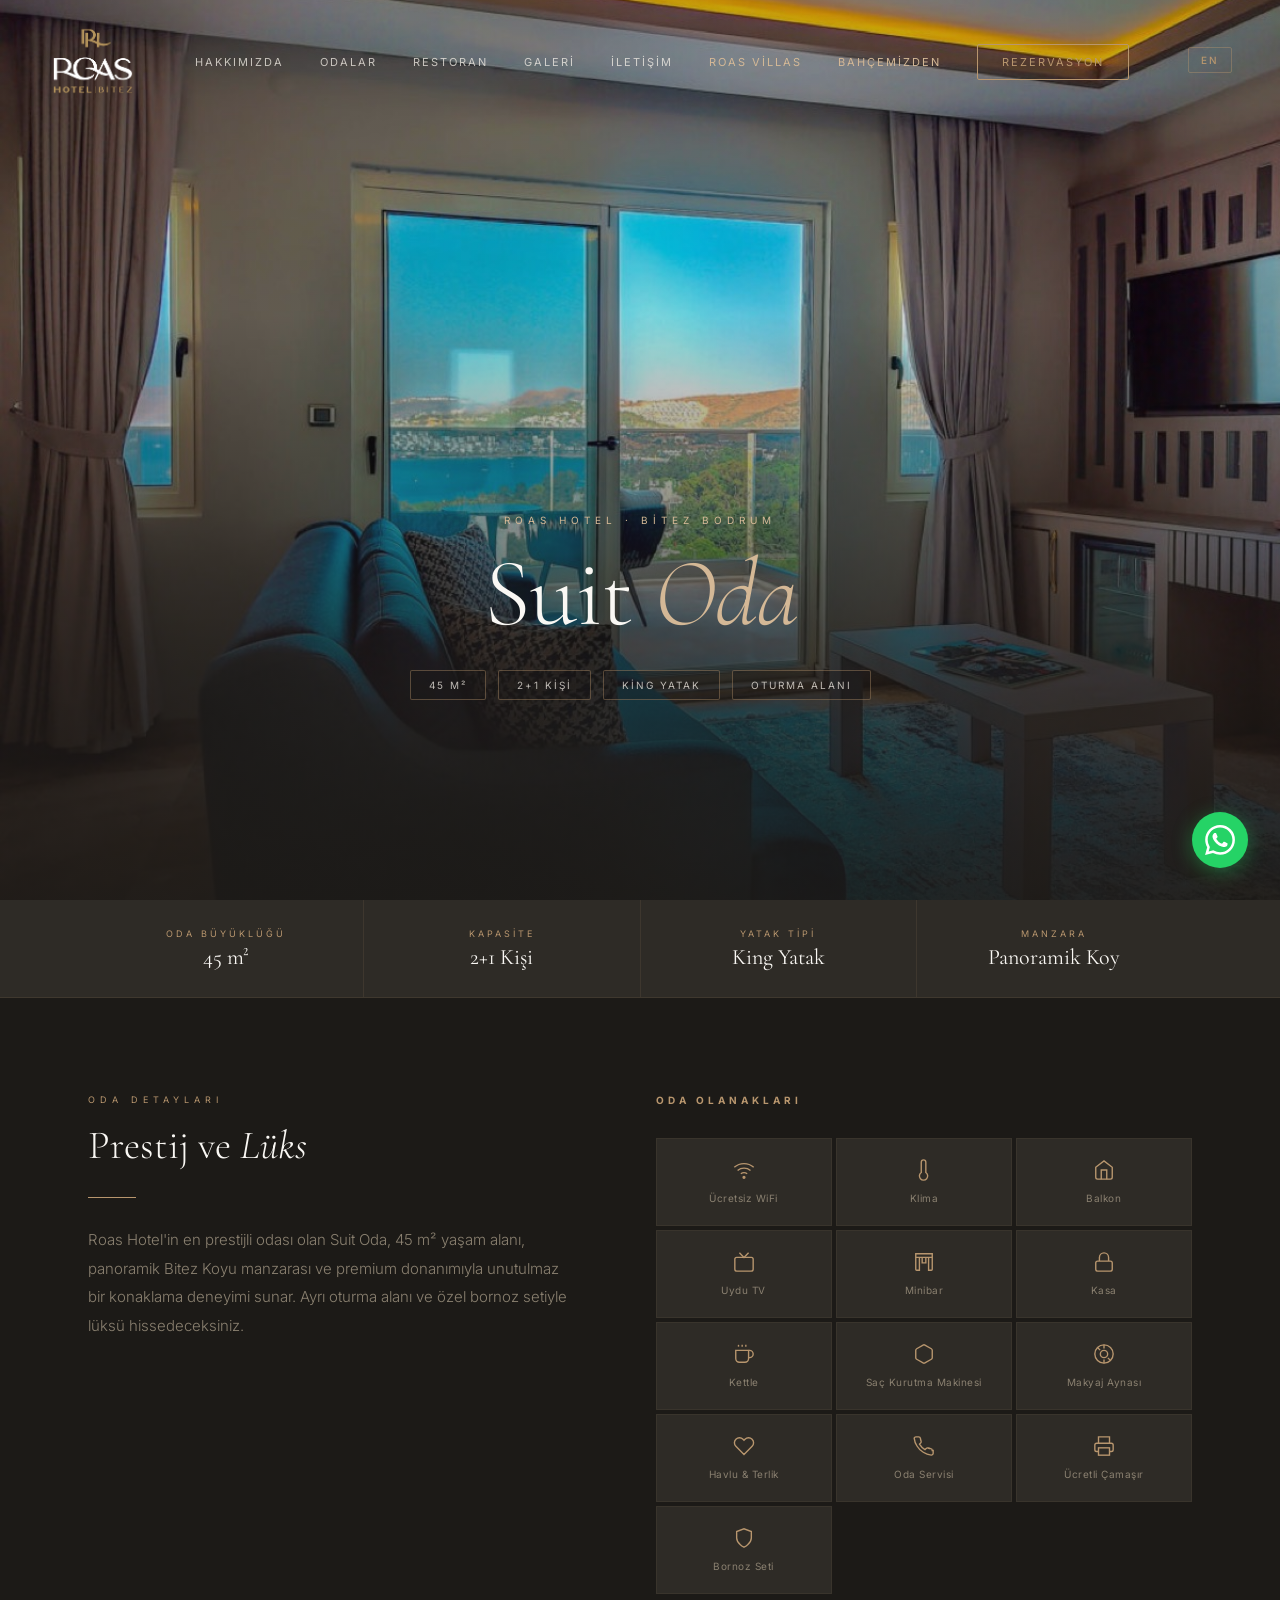
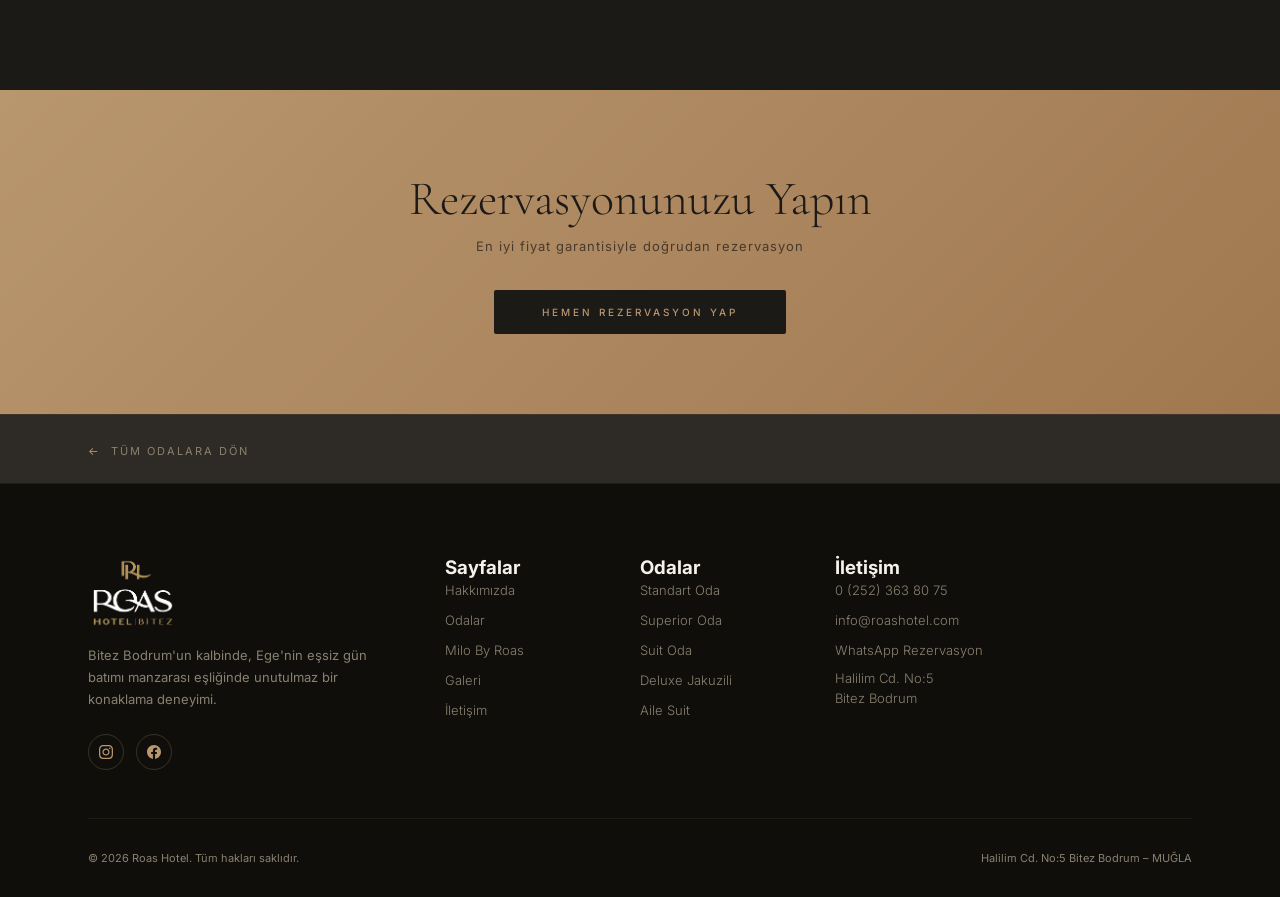
<file: odalar/suit-oda.html>
<!DOCTYPE html>
<html lang="tr">
<head>
  <meta charset="UTF-8" />
  <meta name="viewport" content="width=device-width, initial-scale=1.0" />
  <title>Suit Oda – Roas Hotel Bitez Bodrum</title>
  <meta name="description" content="Roas Hotel Suit Oda: 45 m², king yatak, ayrı oturma alanı ve panoramik Bitez Koyu manzarası. Premium donanımıyla unutulmaz bir konaklama deneyimi." />

  <link rel="icon" type="image/png" href="../logoroas.png" />
  <link rel="preconnect" href="https://fonts.googleapis.com" />
  <link rel="preconnect" href="https://fonts.gstatic.com" crossorigin />
  <link href="https://fonts.googleapis.com/css2?family=Cormorant+Garamond:ital,wght@0,300;0,400;0,500;0,600;1,300;1,400&family=Inter:wght@300;400;500&display=swap" rel="stylesheet" />

  <link rel="stylesheet" href="../css/base.css" />
  <link rel="stylesheet" href="../css/animations.css" />
  <link rel="stylesheet" href="../css/components.css" />
  <link rel="stylesheet" href="../css/sections.css" />
  <link rel="stylesheet" href="../css/responsive.css" />
  <link rel="stylesheet" href="../css/room.css" />
  <link rel="canonical" href="https://roashotel.com/odalar/suit-oda.html" />
  <meta name="theme-color" content="#1c1a17" />
  <link rel="apple-touch-icon" href="../logoroas.png" />
  <meta property="og:type" content="website" />
  <meta property="og:title" content="Suit Oda — Roas Hotel" />
  <meta property="og:description" content="Roas Hotel Suit Oda: Bitez Koyu manzaralı, geniş ve konforlu suit konaklama." />
  <meta property="og:url" content="https://roashotel.com/odalar/suit-oda.html" />
  <meta property="og:image" content="https://roashotel.com/images/hero-bg.jpg" />
  <meta property="og:locale" content="tr_TR" />
  <meta name="twitter:card" content="summary_large_image" />
  <meta name="twitter:title" content="Suit Oda — Roas Hotel" />
  <meta name="twitter:description" content="Roas Hotel Suit Oda: Bitez Koyu manzaralı, geniş ve konforlu suit konaklama." />
</head>
<body>

  <!-- ── NAVIGATION ─────────────────────────────────────────── -->
  <nav id="navbar">
    <a href="../index.html" class="nav-logo" aria-label="Roas Hotel Ana Sayfa">
      <img src="../logoroas.png" alt="Roas Hotel" />
    </a>
    <ul class="nav-links">
      <li><a href="../index.html#about"      data-i18n="nav_hakkimizda">Hakkımızda</a></li>
      <li><a href="../index.html#rooms"      data-i18n="nav_odalar">Odalar</a></li>
      <li><a href="../index.html#restaurant" data-i18n="nav_restoran">Restoran</a></li>
      <li><a href="../index.html#gallery"    data-i18n="nav_galeri">Galeri</a></li>
      <li><a href="../index.html#location"   data-i18n="nav_iletisim">İletişim</a></li>
      <li><a href="../roas-villas.html" style="color:var(--gold-light);" data-i18n="nav_villas">Roas Villas</a></li>
      <li><a href="../bahcemizden.html" style="color:var(--gold-light);" data-i18n="nav_bahcemizden">Bahçemizden</a></li>
      <li><a href="https://roashotel.rezervasyonal.com" target="_blank" rel="noopener noreferrer" class="nav-cta" data-i18n="nav_rezervasyon">Rezervasyon</a></li>
    </ul>
    <button class="lang-toggle" id="langToggle" aria-label="Switch to English">EN</button>
    <button class="menu-icon-btn" id="hamburger" aria-label="Menü" aria-controls="mobileMenu" aria-expanded="false">
      <svg width="22" height="22" viewBox="0 0 22 22" fill="none" stroke="currentColor" stroke-width="1.4" stroke-linecap="round" aria-hidden="true">
        <line x1="11" y1="3" x2="11" y2="19"/>
        <line x1="3"  y1="11" x2="19" y2="11"/>
      </svg>
    </button>
  </nav>

  <!-- ── MOBILE MENU ────────────────────────────────────────── -->
  <div class="mobile-menu" id="mobileMenu" role="dialog" aria-modal="true" aria-label="Mobil menü">
    <button class="mobile-close" id="mobileClose" aria-label="Menüyü kapat">✕</button>
    <a href="../index.html#about"      onclick="closeMobile()" data-i18n="nav_hakkimizda">Hakkımızda</a>
    <a href="../index.html#rooms"      onclick="closeMobile()" data-i18n="nav_odalar">Odalar</a>
    <a href="../index.html#restaurant" onclick="closeMobile()" data-i18n="nav_restoran">Restoran</a>
    <a href="../index.html#gallery"    onclick="closeMobile()" data-i18n="nav_galeri">Galeri</a>
    <a href="../index.html#location"   onclick="closeMobile()" data-i18n="nav_iletisim">İletişim</a>
    <a href="../roas-villas.html" onclick="closeMobile()" style="color:var(--gold);" data-i18n="nav_villas">Roas Villas</a>
    <a href="../bahcemizden.html" onclick="closeMobile()" style="color:var(--gold);" data-i18n="nav_bahcemizden">Bahçemizden</a>
    <a href="https://roashotel.rezervasyonal.com" target="_blank" rel="noopener noreferrer" data-i18n="nav_rezervasyon">Rezervasyon</a>
  </div>

  <!-- ── ROOM HERO ──────────────────────────────────────────── -->
  <section class="room-hero" id="roomHero">
    <div class="room-hero-bg" style="background-image: url('../images/room-suit.jpg');"></div>
    <div class="room-hero-overlay"></div>
    <div class="room-hero-content">
      <span class="room-hero-eyebrow" data-i18n="room_hero_eyebrow">Roas Hotel · Bitez Bodrum</span>
      <h1 class="room-hero-title" data-i18n="suit_title">Suit <em>Oda</em></h1>
      <div class="room-hero-chips">
        <span class="room-chip">45 m²</span>
        <span class="room-chip" data-i18n="room_cap_2p1">2+1 Kişi</span>
        <span class="room-chip" data-i18n="room_bed_king">King Yatak</span>
        <span class="room-chip" data-i18n="suit_chip_extra">Oturma Alanı</span>
      </div>
    </div>
  </section>

  <!-- ── ROOM INFO BAR ──────────────────────────────────────── -->
  <div class="room-info-bar">
    <div class="container">
      <div class="room-info-pill">
        <span class="room-info-label" data-i18n="room_info_size">Oda Büyüklüğü</span>
        <span class="room-info-value">45 m²</span>
      </div>
      <div class="room-info-pill">
        <span class="room-info-label" data-i18n="room_info_capacity">Kapasite</span>
        <span class="room-info-value" data-i18n="room_cap_2p1">2+1 Kişi</span>
      </div>
      <div class="room-info-pill">
        <span class="room-info-label" data-i18n="room_info_bed">Yatak Tipi</span>
        <span class="room-info-value" data-i18n="room_bed_king">King Yatak</span>
      </div>
      <div class="room-info-pill">
        <span class="room-info-label" data-i18n="room_info_view">Manzara</span>
        <span class="room-info-value" data-i18n="room_view_panorama">Panoramik Koy</span>
      </div>
    </div>
  </div>

  <!-- ── ROOM BODY ──────────────────────────────────────────── -->
  <section class="room-body">
    <div class="container">
      <div class="room-body-grid">

        <!-- Description -->
        <div class="room-description reveal-left">
          <span class="section-eyebrow" data-i18n="room_details_eyebrow">Oda Detayları</span>
          <h2 data-i18n="suit_h2">Prestij ve <em>Lüks</em></h2>
          <div class="divider"></div>
          <p data-i18n="suit_desc">Roas Hotel'in en prestijli odası olan Suit Oda, 45 m² yaşam alanı, panoramik Bitez Koyu manzarası ve premium donanımıyla unutulmaz bir konaklama deneyimi sunar. Ayrı oturma alanı ve özel bornoz setiyle lüksü hissedeceksiniz.</p>
        </div>

        <!-- Amenities -->
        <div class="room-amenities reveal-right">
          <h3 data-i18n="room_amenities_title">Oda Olanakları</h3>
          <div class="amenities-grid">

            <div class="amenity-item">
              <svg class="amenity-icon" viewBox="0 0 24 24" fill="none" stroke="currentColor" stroke-width="1.5">
                <path d="M5 12.55a11 11 0 0 1 14.08 0"/>
                <path d="M1.42 9a16 16 0 0 1 21.16 0"/>
                <path d="M8.53 16.11a6 6 0 0 1 6.95 0"/>
                <circle cx="12" cy="20" r="1" fill="currentColor"/>
              </svg>
              <span class="amenity-label" data-i18n="am_wifi">Ücretsiz WiFi</span>
            </div>

            <div class="amenity-item">
              <svg class="amenity-icon" viewBox="0 0 24 24" fill="none" stroke="currentColor" stroke-width="1.5">
                <path d="M14 14.76V3.5a2.5 2.5 0 0 0-5 0v11.26a4.5 4.5 0 1 0 5 0z"/>
              </svg>
              <span class="amenity-label" data-i18n="am_ac">Klima</span>
            </div>

            <div class="amenity-item">
              <svg class="amenity-icon" viewBox="0 0 24 24" fill="none" stroke="currentColor" stroke-width="1.5">
                <path d="M3 9l9-7 9 7v11a2 2 0 0 1-2 2H5a2 2 0 0 1-2-2z"/>
                <polyline points="9 22 9 12 15 12 15 22"/>
              </svg>
              <span class="amenity-label" data-i18n="am_balcony">Balkon</span>
            </div>

            <div class="amenity-item">
              <svg class="amenity-icon" viewBox="0 0 24 24" fill="none" stroke="currentColor" stroke-width="1.5">
                <rect x="2" y="7" width="20" height="15" rx="2" ry="2"/>
                <polyline points="17 2 12 7 7 2"/>
              </svg>
              <span class="amenity-label" data-i18n="am_tv">Uydu TV</span>
            </div>

            <div class="amenity-item">
              <svg class="amenity-icon" viewBox="0 0 24 24" fill="none" stroke="currentColor" stroke-width="1.5">
                <path d="M3 3h18v4H3z"/>
                <path d="M3 7v13a1 1 0 0 0 1 1h3V7"/>
                <path d="M17 7v14h3a1 1 0 0 0 1-1V7"/>
                <path d="M10 7v6h4V7"/>
              </svg>
              <span class="amenity-label" data-i18n="am_minibar">Minibar</span>
            </div>

            <div class="amenity-item">
              <svg class="amenity-icon" viewBox="0 0 24 24" fill="none" stroke="currentColor" stroke-width="1.5">
                <rect x="3" y="11" width="18" height="11" rx="2" ry="2"/>
                <path d="M7 11V7a5 5 0 0 1 10 0v4"/>
              </svg>
              <span class="amenity-label" data-i18n="am_safe">Kasa</span>
            </div>

            <div class="amenity-item">
              <svg class="amenity-icon" viewBox="0 0 24 24" fill="none" stroke="currentColor" stroke-width="1.5">
                <path d="M17 8h1a4 4 0 1 1 0 8h-1"/>
                <path d="M3 8h14v9a4 4 0 0 1-4 4H7a4 4 0 0 1-4-4V8z"/>
                <line x1="6" y1="2" x2="6" y2="4"/>
                <line x1="10" y1="2" x2="10" y2="4"/>
                <line x1="14" y1="2" x2="14" y2="4"/>
              </svg>
              <span class="amenity-label" data-i18n="am_kettle">Kettle</span>
            </div>

            <div class="amenity-item">
              <svg class="amenity-icon" viewBox="0 0 24 24" fill="none" stroke="currentColor" stroke-width="1.5">
                <path d="M21 16V8a2 2 0 0 0-1-1.73l-7-4a2 2 0 0 0-2 0l-7 4A2 2 0 0 0 3 8v8a2 2 0 0 0 1 1.73l7 4a2 2 0 0 0 2 0l7-4A2 2 0 0 0 21 16z"/>
              </svg>
              <span class="amenity-label" data-i18n="am_hairdryer">Saç Kurutma Makinesi</span>
            </div>

            <div class="amenity-item">
              <svg class="amenity-icon" viewBox="0 0 24 24" fill="none" stroke="currentColor" stroke-width="1.5">
                <circle cx="12" cy="12" r="10"/>
                <circle cx="12" cy="12" r="4"/>
                <line x1="12" y1="2" x2="12" y2="6"/>
                <line x1="12" y1="18" x2="12" y2="22"/>
                <line x1="4.93" y1="4.93" x2="7.76" y2="7.76"/>
                <line x1="16.24" y1="16.24" x2="19.07" y2="19.07"/>
              </svg>
              <span class="amenity-label" data-i18n="am_mirror">Makyaj Aynası</span>
            </div>

            <div class="amenity-item">
              <svg class="amenity-icon" viewBox="0 0 24 24" fill="none" stroke="currentColor" stroke-width="1.5">
                <path d="M20.84 4.61a5.5 5.5 0 0 0-7.78 0L12 5.67l-1.06-1.06a5.5 5.5 0 0 0-7.78 7.78l1.06 1.06L12 21.23l7.78-7.78 1.06-1.06a5.5 5.5 0 0 0 0-7.78z"/>
              </svg>
              <span class="amenity-label" data-i18n="am_towel">Havlu &amp; Terlik</span>
            </div>

            <div class="amenity-item">
              <svg class="amenity-icon" viewBox="0 0 24 24" fill="none" stroke="currentColor" stroke-width="1.5">
                <path d="M22 16.92v3a2 2 0 0 1-2.18 2 19.79 19.79 0 0 1-8.63-3.07A19.5 19.5 0 0 1 4.36 12a19.79 19.79 0 0 1-3.07-8.67A2 2 0 0 1 3.11 2h3a2 2 0 0 1 2 1.72c.127.96.361 1.903.7 2.81a2 2 0 0 1-.45 2.11L7.09 9.91a16 16 0 0 0 6 6l1.27-1.27a2 2 0 0 1 2.11-.45c.907.339 1.85.573 2.81.7A2 2 0 0 1 21 16.92z"/>
              </svg>
              <span class="amenity-label" data-i18n="am_roomservice">Oda Servisi</span>
            </div>

            <div class="amenity-item">
              <svg class="amenity-icon" viewBox="0 0 24 24" fill="none" stroke="currentColor" stroke-width="1.5">
                <polyline points="6 9 6 2 18 2 18 9"/>
                <path d="M6 18H4a2 2 0 0 1-2-2v-5a2 2 0 0 1 2-2h16a2 2 0 0 1 2 2v5a2 2 0 0 1-2 2h-2"/>
                <rect x="6" y="14" width="12" height="8"/>
              </svg>
              <span class="amenity-label" data-i18n="am_laundry">Ücretli Çamaşır</span>
            </div>

            <div class="amenity-item">
              <svg class="amenity-icon" viewBox="0 0 24 24" fill="none" stroke="currentColor" stroke-width="1.5">
                <path d="M12 22s8-4 8-10V5l-8-3-8 3v7c0 6 8 10 8 10z"/>
              </svg>
              <span class="amenity-label" data-i18n="am_bathrobe">Bornoz Seti</span>
            </div>

          </div>
        </div>

      </div>
    </div>
  </section>

  <!-- ── BOOKING CTA ────────────────────────────────────────── -->
  <section class="room-cta reveal">
    <div class="container">
      <h2 data-i18n="room_cta_title">Rezervasyonunuzu Yapın</h2>
      <p data-i18n="room_cta_sub">En iyi fiyat garantisiyle doğrudan rezervasyon</p>
      <a href="https://roashotel.rezervasyonal.com" target="_blank" class="btn-dark" rel="noopener noreferrer" data-i18n="room_cta_btn">Hemen Rezervasyon Yap</a>
    </div>
  </section>

  <!-- ── BACK LINK ──────────────────────────────────────────── -->
  <div class="back-link-bar">
    <div class="container">
      <a href="../index.html#rooms" class="back-link" data-i18n="room_back">Tüm Odalara Dön</a>
    </div>
  </div>

  <!-- ── FOOTER ─────────────────────────────────────────────── -->
  <footer>
    <div class="container">
      <div class="footer-grid">

        <div class="footer-brand">
          <a href="../index.html" class="nav-logo">
            <img src="../logoroas.png" alt="Roas Hotel" />
          </a>
          <p data-i18n="footer_desc">Bitez Bodrum'un kalbinde, Ege'nin eşsiz gün batımı manzarası eşliğinde unutulmaz bir konaklama deneyimi.</p>
          <div class="footer-social">
            <a href="https://www.instagram.com/roashotel" target="_blank" class="social-link" aria-label="Instagram" rel="noopener noreferrer">
              <svg viewBox="0 0 24 24"><path d="M12 2.163c3.204 0 3.584.012 4.85.07 3.252.148 4.771 1.691 4.919 4.919.058 1.265.069 1.645.069 4.849 0 3.205-.012 3.584-.069 4.849-.149 3.225-1.664 4.771-4.919 4.919-1.266.058-1.644.07-4.85.07-3.204 0-3.584-.012-4.849-.07-3.26-.149-4.771-1.699-4.919-4.92-.058-1.265-.07-1.644-.07-4.849 0-3.204.013-3.583.07-4.849.149-3.227 1.664-4.771 4.919-4.919 1.266-.057 1.645-.069 4.849-.069zm0-2.163c-3.259 0-3.667.014-4.947.072-4.358.2-6.78 2.618-6.98 6.98-.059 1.281-.073 1.689-.073 4.948 0 3.259.014 3.668.072 4.948.2 4.358 2.618 6.78 6.98 6.98 1.281.058 1.689.072 4.948.072 3.259 0 3.668-.014 4.948-.072 4.354-.2 6.782-2.618 6.979-6.98.059-1.28.073-1.689.073-4.948 0-3.259-.014-3.667-.072-4.947-.196-4.354-2.617-6.78-6.979-6.98-1.281-.059-1.69-.073-4.949-.073zm0 5.838c-3.403 0-6.162 2.759-6.162 6.162s2.759 6.163 6.162 6.163 6.162-2.759 6.162-6.163c0-3.403-2.759-6.162-6.162-6.162zm0 10.162c-2.209 0-4-1.79-4-4 0-2.209 1.791-4 4-4s4 1.791 4 4c0 2.21-1.791 4-4 4zm6.406-11.845c-.796 0-1.441.645-1.441 1.44s.645 1.44 1.441 1.44c.795 0 1.439-.645 1.439-1.44s-.644-1.44-1.439-1.44z"/></svg>
            </a>
            <a href="https://www.facebook.com/roashotel" target="_blank" class="social-link" aria-label="Facebook" rel="noopener noreferrer">
              <svg viewBox="0 0 24 24"><path d="M24 12.073c0-6.627-5.373-12-12-12s-12 5.373-12 12c0 5.99 4.388 10.954 10.125 11.854v-8.385H7.078v-3.47h3.047V9.43c0-3.007 1.792-4.669 4.533-4.669 1.312 0 2.686.235 2.686.235v2.953H15.83c-1.491 0-1.956.925-1.956 1.874v2.25h3.328l-.532 3.47h-2.796v8.385C19.612 23.027 24 18.062 24 12.073z"/></svg>
            </a>
          </div>
        </div>

        <div class="footer-col">
          <h3 class="footer-col-title" data-i18n="footer_pages">Sayfalar</h3>
          <ul class="footer-links">
            <li><a href="../index.html#about" data-i18n="nav_hakkimizda">Hakkımızda</a></li>
            <li><a href="../index.html#rooms" data-i18n="nav_odalar">Odalar</a></li>
            <li><a href="../index.html#restaurant">Milo By Roas</a></li>
            <li><a href="../index.html#gallery" data-i18n="nav_galeri">Galeri</a></li>
            <li><a href="../index.html#location" data-i18n="nav_iletisim">İletişim</a></li>
          </ul>
        </div>

        <div class="footer-col">
          <h3 class="footer-col-title" data-i18n="footer_rooms">Odalar</h3>
          <ul class="footer-links">
            <li><a href="standart-oda.html">Standart Oda</a></li>
            <li><a href="superior-oda.html">Superior Oda</a></li>
            <li><a href="suit-oda.html">Suit Oda</a></li>
            <li><a href="deluxe-jakuzili.html">Deluxe Jakuzili</a></li>
            <li><a href="family-suit.html">Aile Suit</a></li>
          </ul>
        </div>

        <div class="footer-col">
          <h3 class="footer-col-title" data-i18n="footer_contact">İletişim</h3>
          <ul class="footer-links">
            <li><a href="tel:+902523638075">0 (252) 363 80 75</a></li>
            <li><a href="mailto:info@roashotel.com">info@roashotel.com</a></li>
            <li><a href="https://wa.me/905449319530" target="_blank" rel="noopener noreferrer" data-i18n="rest_lbl3">WhatsApp Rezervasyon</a></li>
            <li style="color:var(--text-muted);font-size:13px;font-weight:300;line-height:1.5;" data-i18n="footer_address">Halilim Cd. No:5<br/>Bitez Bodrum</li>
          </ul>
        </div>

      </div>
      <div class="footer-bottom">
        <p>© <span id="copyYear">2026</span> Roas Hotel.<span data-i18n="footer_copy_tail"> Tüm hakları saklıdır.</span></p>
        <p data-i18n="footer_address_full">Halilim Cd. No:5 Bitez Bodrum – MUĞLA</p>
      </div>
    </div>
  </footer>

  <!-- ── WHATSAPP FLOAT ─────────────────────────────────────── -->
  <a href="https://wa.me/905449319530" class="whatsapp-float" target="_blank" aria-label="WhatsApp" rel="noopener noreferrer">
    <svg viewBox="0 0 24 24" xmlns="http://www.w3.org/2000/svg">
      <path d="M17.472 14.382c-.297-.149-1.758-.867-2.03-.967-.273-.099-.471-.148-.67.15-.197.297-.767.966-.94 1.164-.173.199-.347.223-.644.075-.297-.15-1.255-.463-2.39-1.475-.883-.788-1.48-1.761-1.653-2.059-.173-.297-.018-.458.13-.606.134-.133.298-.347.446-.52.149-.174.198-.298.298-.497.099-.198.05-.371-.025-.52-.075-.149-.669-1.612-.916-2.207-.242-.579-.487-.5-.669-.51-.173-.008-.371-.01-.57-.01-.198 0-.52.074-.792.372-.272.297-1.04 1.016-1.04 2.479 0 1.462 1.065 2.875 1.213 3.074.149.198 2.096 3.2 5.077 4.487.709.306 1.262.489 1.694.625.712.227 1.36.195 1.871.118.571-.085 1.758-.719 2.006-1.413.248-.694.248-1.289.173-1.413-.074-.124-.272-.198-.57-.347m-5.421 7.403h-.004a9.87 9.87 0 0 1-5.031-1.378l-.361-.214-3.741.982.998-3.648-.235-.374a9.86 9.86 0 0 1-1.51-5.26c.001-5.45 4.436-9.884 9.888-9.884 2.64 0 5.122 1.03 6.988 2.898a9.825 9.825 0 0 1 2.893 6.994c-.003 5.45-4.437 9.884-9.885 9.884m8.413-18.297A11.815 11.815 0 0 0 12.05 0C5.495 0 .16 5.335.157 11.892c0 2.096.547 4.142 1.588 5.945L.057 24l6.305-1.654a11.882 11.882 0 0 0 5.683 1.448h.005c6.554 0 11.89-5.335 11.893-11.893a11.821 11.821 0 0 0-3.48-8.413z"/>
    </svg>
  </a>

  <script src="../js/main.js"></script>
  <script src="../js/i18n.js"></script>
  <script>
    window.addEventListener('load', () => {
      document.getElementById('roomHero').classList.add('loaded');
    });
  </script>
</body>
</html>
</file>
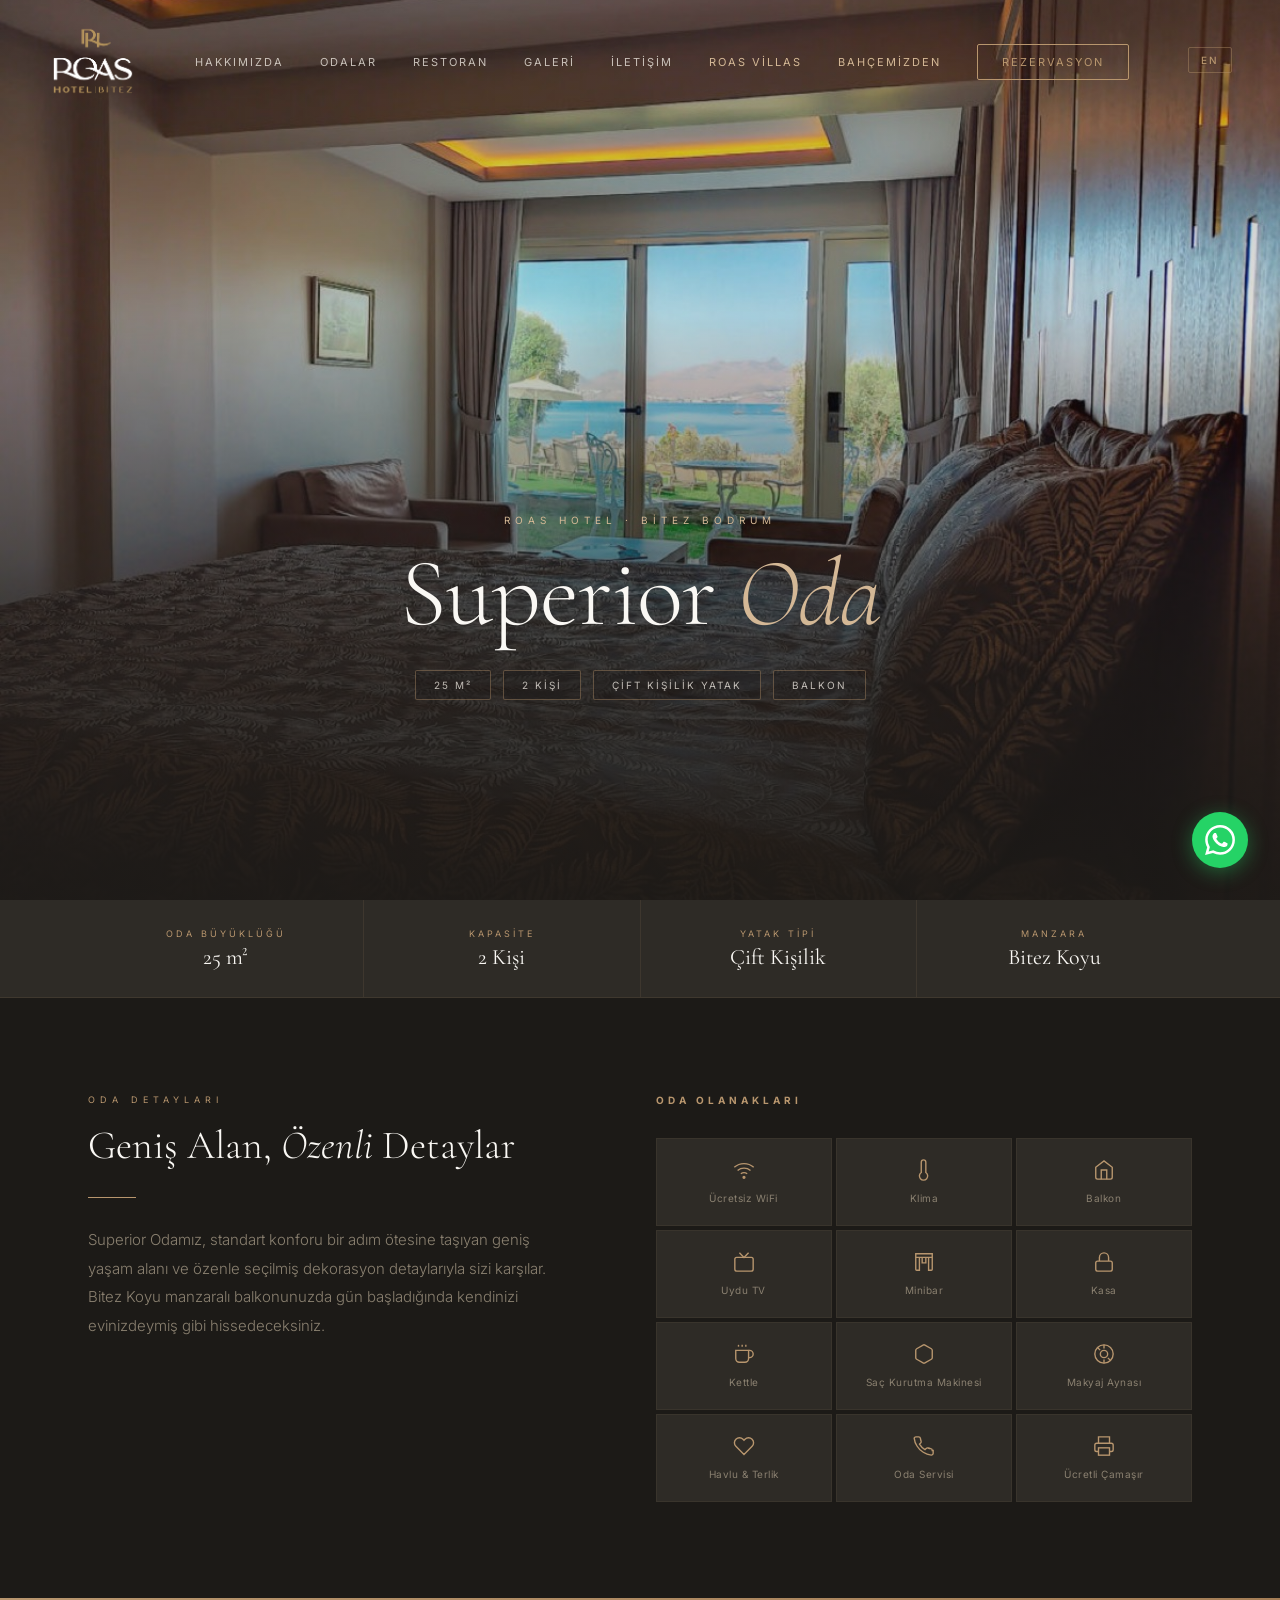
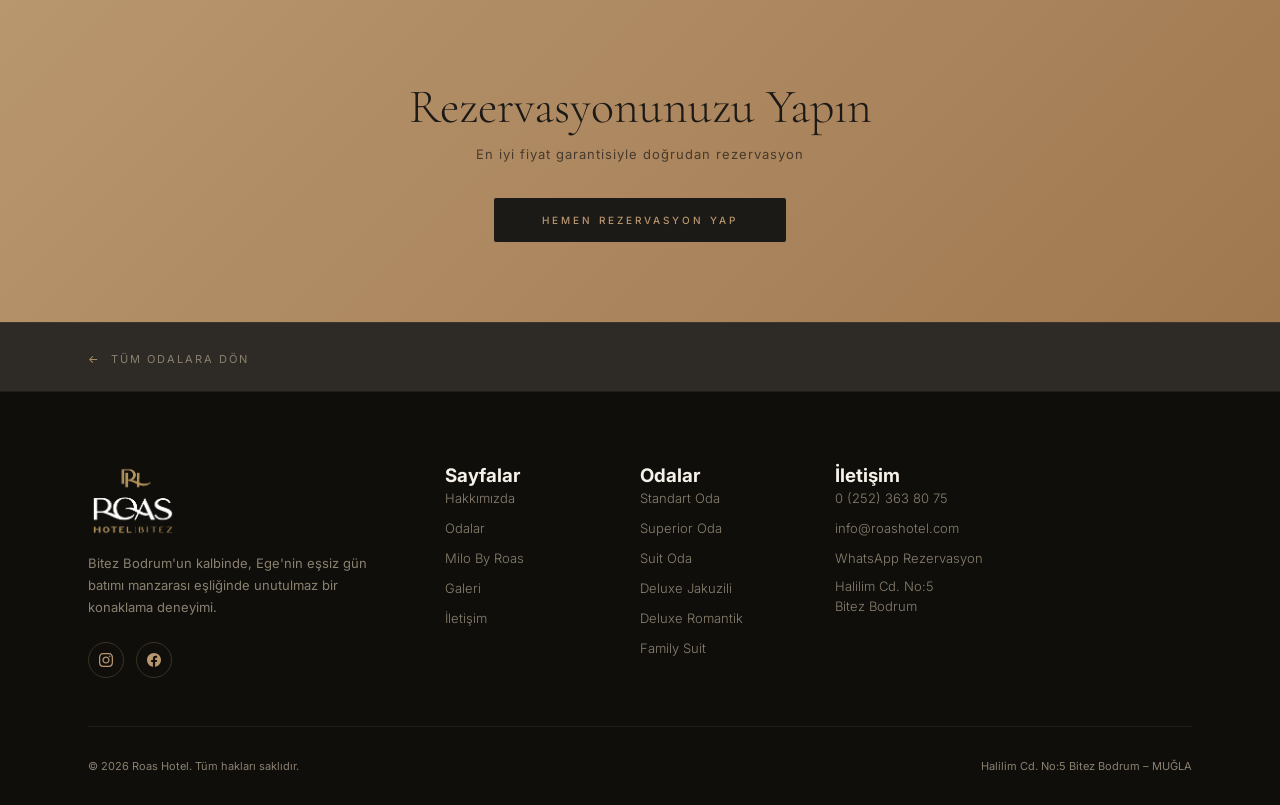
<file: odalar/superior-oda.html>
<!DOCTYPE html>
<html lang="tr">
<head>
  <meta charset="UTF-8" />
  <meta name="viewport" content="width=device-width, initial-scale=1.0" />
  <title>Superior Oda – Roas Hotel Bitez Bodrum</title>
  <meta name="description" content="Roas Hotel Superior Oda: 25 m², çift kişilik yatak, geniş balkon ve Bitez Koyu manzarası. Konforu bir adım ötesine taşıyan lüks konaklama." />

  <link rel="icon" type="image/png" href="../logoroas.png" />
  <link rel="preconnect" href="https://fonts.googleapis.com" />
  <link rel="preconnect" href="https://fonts.gstatic.com" crossorigin />
  <link href="https://fonts.googleapis.com/css2?family=Cormorant+Garamond:ital,wght@0,300;0,400;0,500;0,600;1,300;1,400&family=Inter:wght@300;400;500&display=swap" rel="stylesheet" />

  <link rel="stylesheet" href="../css/base.css" />
  <link rel="stylesheet" href="../css/animations.css" />
  <link rel="stylesheet" href="../css/components.css" />
  <link rel="stylesheet" href="../css/sections.css" />
  <link rel="stylesheet" href="../css/responsive.css" />
  <link rel="stylesheet" href="../css/room.css" />
  <link rel="canonical" href="https://roashotel.com/odalar/superior-oda.html" />
  <meta name="theme-color" content="#1c1a17" />
  <link rel="apple-touch-icon" href="../logoroas.png" />
  <meta property="og:type" content="website" />
  <meta property="og:title" content="Superior Oda — Roas Hotel" />
  <meta property="og:description" content="Roas Hotel Superior Oda: Modern tasarımlı, konforlu superior oda." />
  <meta property="og:url" content="https://roashotel.com/odalar/superior-oda.html" />
  <meta property="og:image" content="https://roashotel.com/images/hero-bg.jpg" />
  <meta property="og:locale" content="tr_TR" />
  <meta name="twitter:card" content="summary_large_image" />
  <meta name="twitter:title" content="Superior Oda — Roas Hotel" />
  <meta name="twitter:description" content="Roas Hotel Superior Oda: Modern tasarımlı, konforlu superior oda." />
</head>
<body>

  <!-- ── NAVIGATION ─────────────────────────────────────────── -->
  <nav id="navbar">
    <a href="../index.html" class="nav-logo" aria-label="Roas Hotel Ana Sayfa">
      <img src="../logoroas.png" alt="Roas Hotel" />
    </a>
    <ul class="nav-links">
      <li><a href="../index.html#about"      data-i18n="nav_hakkimizda">Hakkımızda</a></li>
      <li><a href="../index.html#rooms"      data-i18n="nav_odalar">Odalar</a></li>
      <li><a href="../index.html#restaurant" data-i18n="nav_restoran">Restoran</a></li>
      <li><a href="../index.html#gallery"    data-i18n="nav_galeri">Galeri</a></li>
      <li><a href="../index.html#location"   data-i18n="nav_iletisim">İletişim</a></li>
      <li><a href="../roas-villas.html" style="color:var(--gold-light);" data-i18n="nav_villas">Roas Villas</a></li>
      <li><a href="../bahcemizden.html" style="color:var(--gold-light);" data-i18n="nav_bahcemizden">Bahçemizden</a></li>
      <li><a href="https://roashotel.rezervasyonal.com" target="_blank" rel="noopener noreferrer" class="nav-cta" data-i18n="nav_rezervasyon">Rezervasyon</a></li>
    </ul>
    <button class="lang-toggle" id="langToggle" aria-label="Switch to English">EN</button>
    <button class="menu-icon-btn" id="hamburger" aria-label="Menü" aria-controls="mobileMenu" aria-expanded="false">
      <svg width="22" height="22" viewBox="0 0 22 22" fill="none" stroke="currentColor" stroke-width="1.4" stroke-linecap="round" aria-hidden="true">
        <line x1="11" y1="3" x2="11" y2="19"/>
        <line x1="3"  y1="11" x2="19" y2="11"/>
      </svg>
    </button>
  </nav>

  <!-- ── MOBILE MENU ────────────────────────────────────────── -->
  <div class="mobile-menu" id="mobileMenu" role="dialog" aria-modal="true" aria-label="Mobil menü">
    <button class="mobile-close" id="mobileClose" aria-label="Menüyü kapat">✕</button>
    <a href="../index.html#about"      onclick="closeMobile()" data-i18n="nav_hakkimizda">Hakkımızda</a>
    <a href="../index.html#rooms"      onclick="closeMobile()" data-i18n="nav_odalar">Odalar</a>
    <a href="../index.html#restaurant" onclick="closeMobile()" data-i18n="nav_restoran">Restoran</a>
    <a href="../index.html#gallery"    onclick="closeMobile()" data-i18n="nav_galeri">Galeri</a>
    <a href="../index.html#location"   onclick="closeMobile()" data-i18n="nav_iletisim">İletişim</a>
    <a href="../roas-villas.html" onclick="closeMobile()" style="color:var(--gold);" data-i18n="nav_villas">Roas Villas</a>
    <a href="../bahcemizden.html" onclick="closeMobile()" style="color:var(--gold);" data-i18n="nav_bahcemizden">Bahçemizden</a>
    <a href="https://roashotel.rezervasyonal.com" target="_blank" rel="noopener noreferrer" data-i18n="nav_rezervasyon">Rezervasyon</a>
  </div>

  <!-- ── ROOM HERO ──────────────────────────────────────────── -->
  <section class="room-hero" id="roomHero">
    <div class="room-hero-bg" style="background-image: url('../images/room-superior.jpg');"></div>
    <div class="room-hero-overlay"></div>
    <div class="room-hero-content">
      <span class="room-hero-eyebrow" data-i18n="room_hero_eyebrow">Roas Hotel · Bitez Bodrum</span>
      <h1 class="room-hero-title" data-i18n="superior_title">Superior <em>Oda</em></h1>
      <div class="room-hero-chips">
        <span class="room-chip">25 m²</span>
        <span class="room-chip" data-i18n="room_cap_2">2 Kişi</span>
        <span class="room-chip" data-i18n="room_bed_queen">Çift Kişilik Yatak</span>
        <span class="room-chip" data-i18n="superior_chip_extra">Balkon</span>
      </div>
    </div>
  </section>

  <!-- ── ROOM INFO BAR ──────────────────────────────────────── -->
  <div class="room-info-bar">
    <div class="container">
      <div class="room-info-pill">
        <span class="room-info-label" data-i18n="room_info_size">Oda Büyüklüğü</span>
        <span class="room-info-value">25 m²</span>
      </div>
      <div class="room-info-pill">
        <span class="room-info-label" data-i18n="room_info_capacity">Kapasite</span>
        <span class="room-info-value" data-i18n="room_cap_2">2 Kişi</span>
      </div>
      <div class="room-info-pill">
        <span class="room-info-label" data-i18n="room_info_bed">Yatak Tipi</span>
        <span class="room-info-value" data-i18n="room_bed_queen">Çift Kişilik</span>
      </div>
      <div class="room-info-pill">
        <span class="room-info-label" data-i18n="room_info_view">Manzara</span>
        <span class="room-info-value" data-i18n="room_view_sea">Bitez Koyu</span>
      </div>
    </div>
  </div>

  <!-- ── ROOM BODY ──────────────────────────────────────────── -->
  <section class="room-body">
    <div class="container">
      <div class="room-body-grid">

        <!-- Description -->
        <div class="room-description reveal-left">
          <span class="section-eyebrow" data-i18n="room_details_eyebrow">Oda Detayları</span>
          <h2 data-i18n="superior_h2">Geniş Alan, <em>Özenli</em> Detaylar</h2>
          <div class="divider"></div>
          <p data-i18n="superior_desc">Superior Odamız, standart konforu bir adım ötesine taşıyan geniş yaşam alanı ve özenle seçilmiş dekorasyon detaylarıyla sizi karşılar. Bitez Koyu manzaralı balkonunuzda gün başladığında kendinizi evinizdeymiş gibi hissedeceksiniz.</p>
        </div>

        <!-- Amenities -->
        <div class="room-amenities reveal-right">
          <h3 data-i18n="room_amenities_title">Oda Olanakları</h3>
          <div class="amenities-grid">

            <div class="amenity-item">
              <svg class="amenity-icon" viewBox="0 0 24 24" fill="none" stroke="currentColor" stroke-width="1.5">
                <path d="M5 12.55a11 11 0 0 1 14.08 0"/>
                <path d="M1.42 9a16 16 0 0 1 21.16 0"/>
                <path d="M8.53 16.11a6 6 0 0 1 6.95 0"/>
                <circle cx="12" cy="20" r="1" fill="currentColor"/>
              </svg>
              <span class="amenity-label" data-i18n="am_wifi">Ücretsiz WiFi</span>
            </div>

            <div class="amenity-item">
              <svg class="amenity-icon" viewBox="0 0 24 24" fill="none" stroke="currentColor" stroke-width="1.5">
                <path d="M14 14.76V3.5a2.5 2.5 0 0 0-5 0v11.26a4.5 4.5 0 1 0 5 0z"/>
              </svg>
              <span class="amenity-label" data-i18n="am_ac">Klima</span>
            </div>

            <div class="amenity-item">
              <svg class="amenity-icon" viewBox="0 0 24 24" fill="none" stroke="currentColor" stroke-width="1.5">
                <path d="M3 9l9-7 9 7v11a2 2 0 0 1-2 2H5a2 2 0 0 1-2-2z"/>
                <polyline points="9 22 9 12 15 12 15 22"/>
              </svg>
              <span class="amenity-label" data-i18n="am_balcony">Balkon</span>
            </div>

            <div class="amenity-item">
              <svg class="amenity-icon" viewBox="0 0 24 24" fill="none" stroke="currentColor" stroke-width="1.5">
                <rect x="2" y="7" width="20" height="15" rx="2" ry="2"/>
                <polyline points="17 2 12 7 7 2"/>
              </svg>
              <span class="amenity-label" data-i18n="am_tv">Uydu TV</span>
            </div>

            <div class="amenity-item">
              <svg class="amenity-icon" viewBox="0 0 24 24" fill="none" stroke="currentColor" stroke-width="1.5">
                <path d="M3 3h18v4H3z"/>
                <path d="M3 7v13a1 1 0 0 0 1 1h3V7"/>
                <path d="M17 7v14h3a1 1 0 0 0 1-1V7"/>
                <path d="M10 7v6h4V7"/>
              </svg>
              <span class="amenity-label" data-i18n="am_minibar">Minibar</span>
            </div>

            <div class="amenity-item">
              <svg class="amenity-icon" viewBox="0 0 24 24" fill="none" stroke="currentColor" stroke-width="1.5">
                <rect x="3" y="11" width="18" height="11" rx="2" ry="2"/>
                <path d="M7 11V7a5 5 0 0 1 10 0v4"/>
              </svg>
              <span class="amenity-label" data-i18n="am_safe">Kasa</span>
            </div>

            <div class="amenity-item">
              <svg class="amenity-icon" viewBox="0 0 24 24" fill="none" stroke="currentColor" stroke-width="1.5">
                <path d="M17 8h1a4 4 0 1 1 0 8h-1"/>
                <path d="M3 8h14v9a4 4 0 0 1-4 4H7a4 4 0 0 1-4-4V8z"/>
                <line x1="6" y1="2" x2="6" y2="4"/>
                <line x1="10" y1="2" x2="10" y2="4"/>
                <line x1="14" y1="2" x2="14" y2="4"/>
              </svg>
              <span class="amenity-label" data-i18n="am_kettle">Kettle</span>
            </div>

            <div class="amenity-item">
              <svg class="amenity-icon" viewBox="0 0 24 24" fill="none" stroke="currentColor" stroke-width="1.5">
                <path d="M21 16V8a2 2 0 0 0-1-1.73l-7-4a2 2 0 0 0-2 0l-7 4A2 2 0 0 0 3 8v8a2 2 0 0 0 1 1.73l7 4a2 2 0 0 0 2 0l7-4A2 2 0 0 0 21 16z"/>
              </svg>
              <span class="amenity-label" data-i18n="am_hairdryer">Saç Kurutma Makinesi</span>
            </div>

            <div class="amenity-item">
              <svg class="amenity-icon" viewBox="0 0 24 24" fill="none" stroke="currentColor" stroke-width="1.5">
                <circle cx="12" cy="12" r="10"/>
                <circle cx="12" cy="12" r="4"/>
                <line x1="12" y1="2" x2="12" y2="6"/>
                <line x1="12" y1="18" x2="12" y2="22"/>
                <line x1="4.93" y1="4.93" x2="7.76" y2="7.76"/>
                <line x1="16.24" y1="16.24" x2="19.07" y2="19.07"/>
              </svg>
              <span class="amenity-label" data-i18n="am_mirror">Makyaj Aynası</span>
            </div>

            <div class="amenity-item">
              <svg class="amenity-icon" viewBox="0 0 24 24" fill="none" stroke="currentColor" stroke-width="1.5">
                <path d="M20.84 4.61a5.5 5.5 0 0 0-7.78 0L12 5.67l-1.06-1.06a5.5 5.5 0 0 0-7.78 7.78l1.06 1.06L12 21.23l7.78-7.78 1.06-1.06a5.5 5.5 0 0 0 0-7.78z"/>
              </svg>
              <span class="amenity-label" data-i18n="am_towel">Havlu &amp; Terlik</span>
            </div>

            <div class="amenity-item">
              <svg class="amenity-icon" viewBox="0 0 24 24" fill="none" stroke="currentColor" stroke-width="1.5">
                <path d="M22 16.92v3a2 2 0 0 1-2.18 2 19.79 19.79 0 0 1-8.63-3.07A19.5 19.5 0 0 1 4.36 12a19.79 19.79 0 0 1-3.07-8.67A2 2 0 0 1 3.11 2h3a2 2 0 0 1 2 1.72c.127.96.361 1.903.7 2.81a2 2 0 0 1-.45 2.11L7.09 9.91a16 16 0 0 0 6 6l1.27-1.27a2 2 0 0 1 2.11-.45c.907.339 1.85.573 2.81.7A2 2 0 0 1 21 16.92z"/>
              </svg>
              <span class="amenity-label" data-i18n="am_roomservice">Oda Servisi</span>
            </div>

            <div class="amenity-item">
              <svg class="amenity-icon" viewBox="0 0 24 24" fill="none" stroke="currentColor" stroke-width="1.5">
                <polyline points="6 9 6 2 18 2 18 9"/>
                <path d="M6 18H4a2 2 0 0 1-2-2v-5a2 2 0 0 1 2-2h16a2 2 0 0 1 2 2v5a2 2 0 0 1-2 2h-2"/>
                <rect x="6" y="14" width="12" height="8"/>
              </svg>
              <span class="amenity-label" data-i18n="am_laundry">Ücretli Çamaşır</span>
            </div>

          </div>
        </div>

      </div>
    </div>
  </section>

  <!-- ── BOOKING CTA ────────────────────────────────────────── -->
  <section class="room-cta reveal">
    <div class="container">
      <h2 data-i18n="room_cta_title">Rezervasyonunuzu Yapın</h2>
      <p data-i18n="room_cta_sub">En iyi fiyat garantisiyle doğrudan rezervasyon</p>
      <a href="https://roashotel.rezervasyonal.com" target="_blank" class="btn-dark" rel="noopener noreferrer" data-i18n="room_cta_btn">Hemen Rezervasyon Yap</a>
    </div>
  </section>

  <!-- ── BACK LINK ──────────────────────────────────────────── -->
  <div class="back-link-bar">
    <div class="container">
      <a href="../index.html#rooms" class="back-link" data-i18n="room_back">Tüm Odalara Dön</a>
    </div>
  </div>

  <!-- ── FOOTER ─────────────────────────────────────────────── -->
  <footer>
    <div class="container">
      <div class="footer-grid">

        <div class="footer-brand">
          <a href="../index.html" class="nav-logo">
            <img src="../logoroas.png" alt="Roas Hotel" />
          </a>
          <p data-i18n="footer_desc">Bitez Bodrum'un kalbinde, Ege'nin eşsiz gün batımı manzarası eşliğinde unutulmaz bir konaklama deneyimi.</p>
          <div class="footer-social">
            <a href="https://www.instagram.com/roashotel" target="_blank" class="social-link" aria-label="Instagram" rel="noopener noreferrer">
              <svg viewBox="0 0 24 24"><path d="M12 2.163c3.204 0 3.584.012 4.85.07 3.252.148 4.771 1.691 4.919 4.919.058 1.265.069 1.645.069 4.849 0 3.205-.012 3.584-.069 4.849-.149 3.225-1.664 4.771-4.919 4.919-1.266.058-1.644.07-4.85.07-3.204 0-3.584-.012-4.849-.07-3.26-.149-4.771-1.699-4.919-4.92-.058-1.265-.07-1.644-.07-4.849 0-3.204.013-3.583.07-4.849.149-3.227 1.664-4.771 4.919-4.919 1.266-.057 1.645-.069 4.849-.069zm0-2.163c-3.259 0-3.667.014-4.947.072-4.358.2-6.78 2.618-6.98 6.98-.059 1.281-.073 1.689-.073 4.948 0 3.259.014 3.668.072 4.948.2 4.358 2.618 6.78 6.98 6.98 1.281.058 1.689.072 4.948.072 3.259 0 3.668-.014 4.948-.072 4.354-.2 6.782-2.618 6.979-6.98.059-1.28.073-1.689.073-4.948 0-3.259-.014-3.667-.072-4.947-.196-4.354-2.617-6.78-6.979-6.98-1.281-.059-1.69-.073-4.949-.073zm0 5.838c-3.403 0-6.162 2.759-6.162 6.162s2.759 6.163 6.162 6.163 6.162-2.759 6.162-6.163c0-3.403-2.759-6.162-6.162-6.162zm0 10.162c-2.209 0-4-1.79-4-4 0-2.209 1.791-4 4-4s4 1.791 4 4c0 2.21-1.791 4-4 4zm6.406-11.845c-.796 0-1.441.645-1.441 1.44s.645 1.44 1.441 1.44c.795 0 1.439-.645 1.439-1.44s-.644-1.44-1.439-1.44z"/></svg>
            </a>
            <a href="https://www.facebook.com/roashotel" target="_blank" class="social-link" aria-label="Facebook" rel="noopener noreferrer">
              <svg viewBox="0 0 24 24"><path d="M24 12.073c0-6.627-5.373-12-12-12s-12 5.373-12 12c0 5.99 4.388 10.954 10.125 11.854v-8.385H7.078v-3.47h3.047V9.43c0-3.007 1.792-4.669 4.533-4.669 1.312 0 2.686.235 2.686.235v2.953H15.83c-1.491 0-1.956.925-1.956 1.874v2.25h3.328l-.532 3.47h-2.796v8.385C19.612 23.027 24 18.062 24 12.073z"/></svg>
            </a>
          </div>
        </div>

        <div class="footer-col">
          <h3 class="footer-col-title" data-i18n="footer_pages">Sayfalar</h3>
          <ul class="footer-links">
            <li><a href="../index.html#about" data-i18n="nav_hakkimizda">Hakkımızda</a></li>
            <li><a href="../index.html#rooms" data-i18n="nav_odalar">Odalar</a></li>
            <li><a href="../index.html#restaurant">Milo By Roas</a></li>
            <li><a href="../index.html#gallery" data-i18n="nav_galeri">Galeri</a></li>
            <li><a href="../index.html#location" data-i18n="nav_iletisim">İletişim</a></li>
          </ul>
        </div>

        <div class="footer-col">
          <h3 class="footer-col-title" data-i18n="footer_rooms">Odalar</h3>
          <ul class="footer-links">
            <li><a href="standart-oda.html">Standart Oda</a></li>
            <li><a href="superior-oda.html">Superior Oda</a></li>
            <li><a href="suit-oda.html">Suit Oda</a></li>
            <li><a href="deluxe-jakuzili.html">Deluxe Jakuzili</a></li>
            <li><a href="deluxe-romantik.html">Deluxe Romantik</a></li>
            <li><a href="family-suit.html">Family Suit</a></li>
          </ul>
        </div>

        <div class="footer-col">
          <h3 class="footer-col-title" data-i18n="footer_contact">İletişim</h3>
          <ul class="footer-links">
            <li><a href="tel:+902523638075">0 (252) 363 80 75</a></li>
            <li><a href="mailto:info@roashotel.com">info@roashotel.com</a></li>
            <li><a href="https://wa.me/905449319530" target="_blank" rel="noopener noreferrer" data-i18n="rest_lbl3">WhatsApp Rezervasyon</a></li>
            <li style="color:var(--text-muted);font-size:13px;font-weight:300;line-height:1.5;" data-i18n="footer_address">Halilim Cd. No:5<br/>Bitez Bodrum</li>
          </ul>
        </div>

      </div>
      <div class="footer-bottom">
        <p>© <span id="copyYear">2026</span> Roas Hotel.<span data-i18n="footer_copy_tail"> Tüm hakları saklıdır.</span></p>
        <p data-i18n="footer_address_full">Halilim Cd. No:5 Bitez Bodrum – MUĞLA</p>
      </div>
    </div>
  </footer>

  <!-- ── WHATSAPP FLOAT ─────────────────────────────────────── -->
  <a href="https://wa.me/905449319530" class="whatsapp-float" target="_blank" aria-label="WhatsApp" rel="noopener noreferrer">
    <svg viewBox="0 0 24 24" xmlns="http://www.w3.org/2000/svg">
      <path d="M17.472 14.382c-.297-.149-1.758-.867-2.03-.967-.273-.099-.471-.148-.67.15-.197.297-.767.966-.94 1.164-.173.199-.347.223-.644.075-.297-.15-1.255-.463-2.39-1.475-.883-.788-1.48-1.761-1.653-2.059-.173-.297-.018-.458.13-.606.134-.133.298-.347.446-.52.149-.174.198-.298.298-.497.099-.198.05-.371-.025-.52-.075-.149-.669-1.612-.916-2.207-.242-.579-.487-.5-.669-.51-.173-.008-.371-.01-.57-.01-.198 0-.52.074-.792.372-.272.297-1.04 1.016-1.04 2.479 0 1.462 1.065 2.875 1.213 3.074.149.198 2.096 3.2 5.077 4.487.709.306 1.262.489 1.694.625.712.227 1.36.195 1.871.118.571-.085 1.758-.719 2.006-1.413.248-.694.248-1.289.173-1.413-.074-.124-.272-.198-.57-.347m-5.421 7.403h-.004a9.87 9.87 0 0 1-5.031-1.378l-.361-.214-3.741.982.998-3.648-.235-.374a9.86 9.86 0 0 1-1.51-5.26c.001-5.45 4.436-9.884 9.888-9.884 2.64 0 5.122 1.03 6.988 2.898a9.825 9.825 0 0 1 2.893 6.994c-.003 5.45-4.437 9.884-9.885 9.884m8.413-18.297A11.815 11.815 0 0 0 12.05 0C5.495 0 .16 5.335.157 11.892c0 2.096.547 4.142 1.588 5.945L.057 24l6.305-1.654a11.882 11.882 0 0 0 5.683 1.448h.005c6.554 0 11.89-5.335 11.893-11.893a11.821 11.821 0 0 0-3.48-8.413z"/>
    </svg>
  </a>

  <script src="../js/main.js"></script>
  <script src="../js/i18n.js"></script>
  <script>
    window.addEventListener('load', () => {
      document.getElementById('roomHero').classList.add('loaded');
    });
  </script>
</body>
</html>
</file>
<file: css/base.css>
/* ============================================================
   BASE — Reset, CSS Variables, Typography, Buttons, Helpers
   ============================================================ */

*, *::before, *::after {
  box-sizing: border-box;
  margin: 0;
  padding: 0;
}

:root {
  --cream: #f5f0e8;
  --sand: #e8dcc8;
  --gold: #b8966e;
  --gold-light: #d4b896;
  --dark: #1c1a17;
  --dark-mid: #2e2b26;
  --charcoal: #3d3930;
  --text-muted: #8a8070;
  --white: #faf8f4;
  --navy: #1a2535;
}

html {
  scroll-behavior: smooth;
}

body {
  font-family: 'Inter', sans-serif;
  background: var(--dark);
  color: var(--cream);
  overflow-x: hidden;
}

/* ── Scrollbar ── */
::-webkit-scrollbar { width: 4px; }
::-webkit-scrollbar-track { background: var(--dark); }
::-webkit-scrollbar-thumb { background: var(--gold); border-radius: 2px; }

/* ── Section layout ── */
section { padding: 120px 0; }

.container {
  max-width: 1200px;
  margin: 0 auto;
  padding: 0 48px;
}

/* ── Shared typography ── */
.section-eyebrow {
  font-size: 9px;
  letter-spacing: 5px;
  text-transform: uppercase;
  color: var(--gold);
  margin-bottom: 16px;
  display: block;
}

.section-title {
  font-family: 'Cormorant Garamond', serif;
  font-size: clamp(36px, 5vw, 56px);
  font-weight: 300;
  line-height: 1.1;
  color: var(--white);
}

.section-title em {
  font-style: italic;
  background: linear-gradient(90deg, var(--gold-light) 0%, #f0ddb8 40%, var(--gold) 60%, var(--gold-light) 100%);
  background-size: 200% auto;
  -webkit-background-clip: text;
  -webkit-text-fill-color: transparent;
  background-clip: text;
  animation: shimmer 4s linear infinite;
}

.divider {
  width: 48px;
  height: 1px;
  background: var(--gold);
  margin: 24px 0;
}

.text-muted {
  color: var(--text-muted);
  font-size: 14px;
  font-weight: 300;
  line-height: 1.8;
}

/* ── Buttons ── */
.btn-primary {
  background: var(--gold);
  color: var(--dark);
  text-decoration: none;
  font-size: 12px;
  font-weight: 600;
  letter-spacing: 3px;
  text-transform: uppercase;
  padding: 20px 52px;
  border-radius: 3px;
  transition: all 0.35s cubic-bezier(0.25, 0.46, 0.45, 0.94);
  border: 1.5px solid var(--gold);
  display: inline-block;
  position: relative;
  overflow: hidden;
}

.btn-primary::before {
  content: '';
  position: absolute;
  inset: 0;
  background: rgba(255, 255, 255, 0.12);
  transform: translateX(-100%);
  transition: transform 0.4s ease;
}

.btn-primary:hover::before { transform: translateX(0); }

.btn-primary:hover {
  background: transparent;
  color: var(--gold);
  box-shadow: 0 0 32px rgba(184, 150, 110, 0.25);
}

.btn-outline {
  background: transparent;
  color: var(--white);
  text-decoration: none;
  font-size: 12px;
  font-weight: 400;
  letter-spacing: 3px;
  text-transform: uppercase;
  padding: 20px 52px;
  border-radius: 3px;
  border: 1.5px solid rgba(255, 255, 255, 0.4);
  transition: all 0.35s cubic-bezier(0.25, 0.46, 0.45, 0.94);
  display: inline-block;
  backdrop-filter: blur(8px);
}

.btn-outline:hover {
  border-color: var(--gold);
  color: var(--gold);
  background: rgba(184, 150, 110, 0.08);
  box-shadow: 0 0 32px rgba(184, 150, 110, 0.15);
}

.btn-dark {
  background: var(--dark);
  color: var(--gold);
  text-decoration: none;
  font-size: 10px;
  font-weight: 500;
  letter-spacing: 3px;
  text-transform: uppercase;
  padding: 16px 48px;
  border-radius: 2px;
  transition: all 0.3s;
  display: inline-block;
}

.btn-dark:hover {
  background: var(--dark-mid);
}

/* ── Accessibility: keyboard focus ── */
:focus:not(:focus-visible) { outline: none; }
:focus-visible {
  outline: 2px solid var(--gold-light);
  outline-offset: 3px;
  border-radius: 2px;
}

/* ── KVKK cookie consent banner ── */
.cookie-consent {
  position: fixed;
  left: 50%;
  bottom: 24px;
  transform: translateX(-50%);
  max-width: 640px;
  width: calc(100% - 32px);
  background: rgba(28, 26, 23, 0.96);
  border: 1px solid rgba(184, 150, 110, 0.25);
  color: var(--cream);
  padding: 18px 22px;
  border-radius: 4px;
  box-shadow: 0 12px 40px rgba(0, 0, 0, 0.4);
  display: flex;
  align-items: center;
  justify-content: space-between;
  gap: 16px;
  z-index: 9999;
  font-size: 13px;
  line-height: 1.6;
  backdrop-filter: blur(10px);
}
.cookie-consent[hidden] { display: none; }
.cookie-consent p { margin: 0; color: var(--cream); }
.cookie-consent a { color: var(--gold-light); text-decoration: underline; }
.cookie-accept {
  flex-shrink: 0;
  background: var(--gold);
  color: var(--dark);
  border: none;
  padding: 10px 22px;
  font-size: 11px;
  font-weight: 500;
  letter-spacing: 2px;
  text-transform: uppercase;
  border-radius: 2px;
  cursor: pointer;
  transition: background 0.3s;
}
.cookie-accept:hover { background: var(--gold-light); }
@media (max-width: 560px) {
  .cookie-consent { flex-direction: column; align-items: stretch; text-align: center; }
}
</file>
<file: css/animations.css>
/* ============================================================
   ANIMATIONS — Keyframes, Scroll Reveal, Transition Delays
   ============================================================ */

@keyframes fadeUp {
  to {
    opacity: 1;
    transform: translateY(0);
  }
}

@keyframes scrollPulse {
  0%, 100% { opacity: 0.5; transform: scaleY(1); }
  50%       { opacity: 1;   transform: scaleY(1.15); }
}

@keyframes shimmer {
  0%   { background-position: -200% center; }
  100% { background-position:  200% center; }
}

/* ── Scroll reveal ── */
.reveal {
  opacity: 0;
  transform: translateY(48px);
  transition:
    opacity   0.9s cubic-bezier(0.25, 0.46, 0.45, 0.94),
    transform 0.9s cubic-bezier(0.25, 0.46, 0.45, 0.94);
}

.reveal.visible {
  opacity: 1;
  transform: translateY(0);
}

.reveal-left {
  opacity: 0;
  transform: translateX(-56px);
  transition:
    opacity   0.9s cubic-bezier(0.25, 0.46, 0.45, 0.94),
    transform 0.9s cubic-bezier(0.25, 0.46, 0.45, 0.94);
}

.reveal-left.visible {
  opacity: 1;
  transform: translateX(0);
}

.reveal-right {
  opacity: 0;
  transform: translateX(56px);
  transition:
    opacity   0.9s cubic-bezier(0.25, 0.46, 0.45, 0.94),
    transform 0.9s cubic-bezier(0.25, 0.46, 0.45, 0.94);
}

.reveal-right.visible {
  opacity: 1;
  transform: translateX(0);
}

.reveal-scale {
  opacity: 0;
  transform: scale(0.92);
  transition:
    opacity   0.9s cubic-bezier(0.25, 0.46, 0.45, 0.94),
    transform 0.9s cubic-bezier(0.25, 0.46, 0.45, 0.94);
}

.reveal-scale.visible {
  opacity: 1;
  transform: scale(1);
}

/* ── Stagger delays ── */
.delay-1 { transition-delay: 0.12s; }
.delay-2 { transition-delay: 0.24s; }
.delay-3 { transition-delay: 0.36s; }
.delay-4 { transition-delay: 0.48s; }
</file>
<file: css/sections.css>
/* ============================================================
   SECTIONS — About, Rooms, Restaurant, Booking Banner,
               Location/Contact, Footer
   ============================================================ */

/* ── About ── */
#about { background: var(--dark); }

.about-grid {
  display: grid;
  grid-template-columns: 1fr 1fr;
  gap: 80px;
  align-items: center;
}

.about-images {
  position: relative;
  height: 560px;
}

.about-img-main {
  position: absolute;
  top: 0;
  left: 0;
  width: 72%;
  height: 80%;
  object-fit: cover;
  border-radius: 2px;
}

.about-img-accent {
  position: absolute;
  bottom: 0;
  right: 0;
  width: 55%;
  height: 55%;
  object-fit: cover;
  border-radius: 2px;
  border: 4px solid var(--dark);
}

.about-badge {
  position: absolute;
  bottom: 30%;
  left: 62%;
  transform: translate(-50%, 50%);
  background: var(--gold);
  color: var(--dark);
  width: 90px;
  height: 90px;
  border-radius: 50%;
  display: flex;
  flex-direction: column;
  align-items: center;
  justify-content: center;
  text-align: center;
  z-index: 2;
  border: 3px solid var(--dark);
}

.about-badge strong {
  font-family: 'Cormorant Garamond', serif;
  font-size: 24px;
  font-weight: 600;
  line-height: 1;
}

.about-badge span {
  font-size: 8px;
  letter-spacing: 1.5px;
  text-transform: uppercase;
  margin-top: 2px;
}

.about-text { padding-right: 20px; }

.about-stats {
  display: grid;
  grid-template-columns: 1fr 1fr;
  gap: 24px;
  margin-top: 40px;
}

.stat-item {
  border-left: 2px solid var(--gold);
  padding-left: 16px;
}

.stat-value {
  font-family: 'Cormorant Garamond', serif;
  font-size: 36px;
  font-weight: 300;
  color: var(--gold-light);
  line-height: 1;
}

.stat-label {
  font-size: 11px;
  letter-spacing: 1px;
  color: var(--text-muted);
  margin-top: 4px;
}

/* ── Rooms ── */
#rooms { background: var(--dark-mid); }

.rooms-header {
  display: flex;
  justify-content: space-between;
  align-items: flex-end;
  margin-bottom: 64px;
}

.rooms-grid {
  display: grid;
  grid-template-columns: repeat(3, 1fr);
  gap: 2px;
}

.room-card {
  position: relative;
  overflow: hidden;
  cursor: pointer;
  aspect-ratio: 3/4;
  transition: transform 0.5s ease;
}

.room-card:first-child {
  grid-row: span 2;
  aspect-ratio: auto;
}

.room-card:hover { z-index: 2; }

.room-img {
  width: 100%;
  height: 100%;
  object-fit: cover;
  transition: transform 0.7s ease;
}

.room-card:hover .room-img { transform: scale(1.05); }

.room-overlay {
  position: absolute;
  inset: 0;
  background: linear-gradient(to top, rgba(28, 26, 23, 0.9) 0%, rgba(28, 26, 23, 0.1) 50%, transparent 100%);
  transition: opacity 0.4s;
}

.room-card:hover .room-overlay {
  background: linear-gradient(to top, rgba(28, 26, 23, 0.95) 0%, rgba(28, 26, 23, 0.3) 50%, rgba(28, 26, 23, 0.1) 100%);
}

.room-info {
  position: absolute;
  bottom: 0;
  left: 0;
  right: 0;
  padding: 32px;
}

.room-category {
  font-size: 9px;
  letter-spacing: 3px;
  text-transform: uppercase;
  color: var(--gold);
  display: block;
  margin-bottom: 8px;
}

.room-name {
  font-family: 'Cormorant Garamond', serif;
  font-size: 22px;
  font-weight: 400;
  color: var(--white);
  margin-bottom: 8px;
}

.room-card:first-child .room-name { font-size: 30px; }

.room-desc {
  font-size: 12px;
  color: rgba(245, 240, 232, 0.6);
  line-height: 1.6;
  max-height: 0;
  overflow: hidden;
  transition: max-height 0.4s ease;
}

.room-card:hover .room-desc { max-height: 80px; }

.room-link {
  display: inline-flex;
  align-items: center;
  gap: 8px;
  font-size: 10px;
  letter-spacing: 2px;
  text-transform: uppercase;
  color: var(--gold);
  text-decoration: none;
  margin-top: 16px;
  opacity: 0;
  transition: opacity 0.4s;
}

.room-card:hover .room-link { opacity: 1; }

.room-link::after {
  content: '→';
  transition: transform 0.3s;
}

.room-link:hover::after { transform: translateX(4px); }

/* ── Restaurant ── */
#restaurant { background: var(--dark); overflow: hidden; }

.restaurant-grid {
  display: grid;
  grid-template-columns: 1fr 1fr;
  gap: 0;
  min-height: 600px;
}

.restaurant-images {
  position: relative;
  overflow: hidden;
}

.restaurant-img {
  width: 100%;
  height: 100%;
  object-fit: cover;
  display: block;
}

.restaurant-img-overlay {
  position: absolute;
  inset: 0;
  background: rgba(28, 26, 23, 0.2);
}

.restaurant-content {
  background: var(--dark-mid);
  padding: 80px 64px;
  display: flex;
  flex-direction: column;
  justify-content: center;
}

.restaurant-hours {
  display: flex;
  gap: 32px;
  margin-top: 32px;
  padding-top: 32px;
  border-top: 1px solid rgba(184, 150, 110, 0.2);
}

.hours-item { display: flex; flex-direction: column; }

.hours-label {
  font-size: 9px;
  letter-spacing: 3px;
  text-transform: uppercase;
  color: var(--gold);
  display: block;
  margin-bottom: 4px;
}

.hours-value {
  font-family: 'Cormorant Garamond', serif;
  font-size: 20px;
  font-weight: 400;
  color: var(--white);
}


/* ── Booking Banner ── */
.booking-banner {
  background: linear-gradient(135deg, var(--gold) 0%, #a07850 100%);
  padding: 72px 0;
  text-align: center;
}

.booking-banner h2 {
  font-family: 'Cormorant Garamond', serif;
  font-size: clamp(32px, 5vw, 52px);
  font-weight: 300;
  color: var(--dark);
  margin-bottom: 8px;
}

.booking-banner p {
  font-size: 13px;
  color: rgba(28, 26, 23, 0.7);
  letter-spacing: 1px;
  margin-bottom: 32px;
}

/* ── Location / Contact ── */
#location { background: var(--dark-mid); }

.location-grid {
  display: grid;
  grid-template-columns: 1fr 1.4fr;
  gap: 80px;
  align-items: center;
}

.location-details { display: flex; flex-direction: column; }

.contact-list {
  list-style: none;
  margin-top: 32px;
  display: flex;
  flex-direction: column;
  gap: 20px;
}

.contact-list li {
  display: flex;
  gap: 16px;
  align-items: flex-start;
}

.contact-icon {
  width: 20px;
  height: 20px;
  color: var(--gold);
  flex-shrink: 0;
  margin-top: 2px;
}

.contact-list a {
  color: var(--cream);
  text-decoration: none;
  font-size: 14px;
  font-weight: 300;
  transition: color 0.3s;
}

.contact-list a:hover { color: var(--gold); }

.contact-list p {
  font-size: 14px;
  font-weight: 300;
  color: var(--cream);
  line-height: 1.5;
}

.map-container {
  border-radius: 2px;
  overflow: hidden;
  height: 420px;
  border: 1px solid rgba(184, 150, 110, 0.15);
}

.map-container iframe {
  width: 100%;
  height: 100%;
  border: none;
  filter: grayscale(30%) contrast(1.1);
}

.checkin-bar {
  display: grid;
  grid-template-columns: 1fr 1fr 1fr;
  gap: 1px;
  background: rgba(184, 150, 110, 0.15);
  margin-top: 32px;
  border-radius: 2px;
  overflow: hidden;
}

.checkin-item {
  background: var(--dark);
  padding: 20px 24px;
  text-align: center;
}

.checkin-label {
  font-size: 9px;
  letter-spacing: 3px;
  text-transform: uppercase;
  color: var(--gold);
  display: block;
  margin-bottom: 6px;
}

.checkin-value {
  font-family: 'Cormorant Garamond', serif;
  font-size: 22px;
  color: var(--white);
}

/* ── Footer ── */
footer {
  background: #0f0e0b;
  padding: 72px 0 32px;
  border-top: 1px solid rgba(184, 150, 110, 0.1);
}

.footer-grid {
  display: grid;
  grid-template-columns: 2fr repeat(4, 1fr);
  gap: 32px;
  padding-bottom: 48px;
  border-bottom: 1px solid rgba(184, 150, 110, 0.1);
  margin-bottom: 32px;
}

.footer-brand .nav-logo {
  display: inline-flex;
  margin-bottom: 16px;
}

.footer-brand p {
  font-size: 13px;
  color: var(--text-muted);
  line-height: 1.7;
  max-width: 280px;
}

.footer-social {
  display: flex;
  gap: 12px;
  margin-top: 24px;
}

.social-link {
  width: 36px;
  height: 36px;
  border: 1px solid rgba(184, 150, 110, 0.25);
  border-radius: 50%;
  display: flex;
  align-items: center;
  justify-content: center;
  transition: all 0.3s;
  text-decoration: none;
}

.social-link:hover {
  border-color: var(--gold);
  background: rgba(184, 150, 110, 0.1);
}

.social-link svg { width: 14px; height: 14px; fill: var(--gold); }

.footer-col h5 {
  font-size: 10px;
  letter-spacing: 3px;
  text-transform: uppercase;
  color: var(--gold);
  margin-bottom: 20px;
}

.footer-links {
  list-style: none;
  display: flex;
  flex-direction: column;
  gap: 10px;
}

.footer-links a {
  color: var(--text-muted);
  text-decoration: none;
  font-size: 13px;
  font-weight: 300;
  transition: color 0.3s;
}

.footer-links a:hover { color: var(--cream); }

.footer-bottom {
  display: flex;
  justify-content: space-between;
  align-items: center;
}

.footer-bottom p {
  font-size: 11px;
  color: var(--text-muted);
}
</file>
<file: css/responsive.css>
/* ============================================================
   RESPONSIVE — Media Queries
   ============================================================ */

@media (max-width: 1024px) {
  .container { padding: 0 32px; }
  .about-grid { grid-template-columns: 1fr; gap: 48px; }
  .about-images { height: 400px; }
  .restaurant-grid { grid-template-columns: 1fr; }
  .restaurant-images { height: 400px; }
  .location-grid { grid-template-columns: 1fr; gap: 48px; }
  .footer-grid { grid-template-columns: 1fr 1fr; gap: 40px; }
}

@media (max-width: 768px) {
  nav { padding: 20px 24px; }
  nav.scrolled { padding: 14px 24px; }

  .nav-links { display: none; }
  .menu-icon-btn { display: block; }

  section { padding: 80px 0; }
  .container { padding: 0 24px; }

  .rooms-grid { grid-template-columns: 1fr 1fr; }
  .rooms-grid .room-card:first-child {
    grid-column: span 2;
    grid-row: span 1;
    aspect-ratio: 16/9;
  }

  .gallery-grid {
    grid-template-columns: repeat(2, 1fr);
    grid-template-rows: auto;
  }
  .gallery-item {
    aspect-ratio: 1;
    grid-column: auto !important;
    grid-row: auto !important;
  }

  .features-bar .container { grid-template-columns: 1fr 1fr; }
  .feature-item:nth-child(2n) { border-right: none; }
  .feature-item:nth-child(1),
  .feature-item:nth-child(2) {
    border-bottom: 1px solid rgba(184, 150, 110, 0.12);
  }

  .footer-grid { grid-template-columns: 1fr; gap: 32px; }
  .checkin-bar { grid-template-columns: 1fr; }
  .rooms-header { flex-direction: column; align-items: flex-start; gap: 16px; }
  .footer-bottom { flex-direction: column; gap: 8px; text-align: center; }
}

@media (max-width: 480px) {
  .rooms-grid { grid-template-columns: 1fr; }
  .rooms-grid .room-card:first-child { grid-column: auto; }
  .hero-actions { flex-direction: column; align-items: center; }
  .about-stats { grid-template-columns: 1fr 1fr; }
}
</file>
<file: css/room.css>
/* ============================================================
   ROOM.CSS — Individual Room Page Styles
   ============================================================ */

/* ── Room Hero ── */
.room-hero {
  position: relative;
  height: 100vh;
  min-height: 640px;
  display: flex;
  align-items: flex-end;
  justify-content: center;
  overflow: hidden;
}

.room-hero-bg {
  position: absolute;
  inset: 0;
  background-size: cover;
  background-position: center;
  transform: scale(1.06);
  transition: transform 10s ease;
}

.room-hero.loaded .room-hero-bg {
  transform: scale(1);
}

.room-hero-overlay {
  position: absolute;
  inset: 0;
  background: linear-gradient(
    to bottom,
    rgba(28, 26, 23, 0.25) 0%,
    rgba(28, 26, 23, 0.15) 35%,
    rgba(28, 26, 23, 0.75) 75%,
    rgba(28, 26, 23, 0.92) 100%
  );
}

.room-hero-content {
  position: relative;
  z-index: 2;
  text-align: center;
  padding: 0 24px 80px;
  width: 100%;
  max-width: 900px;
  margin: 0 auto;
}

.room-hero-eyebrow {
  font-size: 10px;
  font-weight: 400;
  letter-spacing: 5px;
  text-transform: uppercase;
  color: var(--gold-light);
  display: block;
  margin-bottom: 20px;
  opacity: 0;
  transform: translateY(20px);
  animation: fadeUp 1s ease 0.3s forwards;
}

.room-hero-title {
  font-family: 'Cormorant Garamond', serif;
  font-size: clamp(48px, 8vw, 96px);
  font-weight: 300;
  line-height: 1;
  letter-spacing: -1px;
  color: var(--white);
  opacity: 0;
  transform: translateY(30px);
  animation: fadeUp 1s ease 0.5s forwards;
}

.room-hero-title em {
  font-style: italic;
  color: var(--gold-light);
}

.room-hero-chips {
  display: flex;
  gap: 12px;
  justify-content: center;
  flex-wrap: wrap;
  margin-top: 28px;
  opacity: 0;
  transform: translateY(20px);
  animation: fadeUp 1s ease 0.8s forwards;
}

.room-chip {
  font-size: 10px;
  letter-spacing: 2px;
  text-transform: uppercase;
  color: rgba(245, 240, 232, 0.75);
  border: 1px solid rgba(184, 150, 110, 0.4);
  padding: 8px 18px;
  border-radius: 2px;
  backdrop-filter: blur(8px);
  background: rgba(28, 26, 23, 0.3);
}

/* ── Room Info Bar ── */
.room-info-bar {
  background: var(--dark-mid);
  border-bottom: 1px solid rgba(184, 150, 110, 0.12);
  padding: 0;
}

.room-info-bar .container {
  display: flex;
  align-items: stretch;
  gap: 0;
}

.room-info-pill {
  display: flex;
  flex-direction: column;
  align-items: center;
  justify-content: center;
  padding: 28px 40px;
  border-right: 1px solid rgba(184, 150, 110, 0.12);
  text-align: center;
  gap: 6px;
  flex: 1;
}

.room-info-pill:last-child {
  border-right: none;
}

.room-info-label {
  font-size: 9px;
  letter-spacing: 3px;
  text-transform: uppercase;
  color: var(--gold);
  display: block;
}

.room-info-value {
  font-family: 'Cormorant Garamond', serif;
  font-size: 22px;
  font-weight: 400;
  color: var(--white);
  line-height: 1.1;
}

/* ── Room Body ── */
.room-body {
  background: var(--dark);
  padding: 96px 0;
}

.room-body-grid {
  display: grid;
  grid-template-columns: 1fr 1.1fr;
  gap: 80px;
  align-items: start;
}

/* ── Room Description ── */
.room-description h2 {
  font-family: 'Cormorant Garamond', serif;
  font-size: clamp(28px, 3.5vw, 40px);
  font-weight: 300;
  color: var(--white);
  line-height: 1.2;
  margin-bottom: 24px;
}

.room-description p {
  font-size: 15px;
  font-weight: 300;
  color: var(--text-muted);
  line-height: 1.9;
  margin-bottom: 0;
}

.room-description .divider {
  margin: 28px 0;
}

/* ── Amenities ── */
.room-amenities h3 {
  font-size: 10px;
  letter-spacing: 4px;
  text-transform: uppercase;
  color: var(--gold);
  margin-bottom: 32px;
}

.amenities-grid {
  display: grid;
  grid-template-columns: repeat(3, 1fr);
  gap: 4px;
}

.amenity-item {
  display: flex;
  flex-direction: column;
  align-items: center;
  text-align: center;
  padding: 20px 12px;
  background: var(--dark-mid);
  border: 1px solid rgba(184, 150, 110, 0.08);
  transition: all 0.3s ease;
  gap: 10px;
}

.amenity-item:hover {
  border-color: rgba(184, 150, 110, 0.3);
  background: rgba(184, 150, 110, 0.06);
}

.amenity-icon {
  width: 22px;
  height: 22px;
  color: var(--gold);
  flex-shrink: 0;
}

.amenity-label {
  font-size: 10px;
  letter-spacing: 0.5px;
  color: var(--text-muted);
  line-height: 1.4;
}

/* ── Room CTA Banner ── */
.room-cta {
  background: linear-gradient(135deg, var(--gold) 0%, #a07850 100%);
  padding: 80px 0;
  text-align: center;
}

.room-cta h2 {
  font-family: 'Cormorant Garamond', serif;
  font-size: clamp(28px, 4vw, 48px);
  font-weight: 300;
  color: var(--dark);
  margin-bottom: 10px;
}

.room-cta p {
  font-size: 13px;
  color: rgba(28, 26, 23, 0.7);
  letter-spacing: 1px;
  margin-bottom: 36px;
}

/* ── Back Link ── */
.back-link-bar {
  background: var(--dark-mid);
  border-top: 1px solid rgba(184, 150, 110, 0.1);
  padding: 24px 0;
}

.back-link {
  display: inline-flex;
  align-items: center;
  gap: 10px;
  font-size: 11px;
  letter-spacing: 2px;
  text-transform: uppercase;
  color: var(--text-muted);
  text-decoration: none;
  transition: color 0.3s;
}

.back-link::before {
  content: '←';
  color: var(--gold);
  transition: transform 0.3s;
}

.back-link:hover {
  color: var(--gold);
}

.back-link:hover::before {
  transform: translateX(-4px);
}

/* ── Room Photo Gallery ── */
.room-gallery {
  background: var(--dark);
  padding: 0 0 96px;
}

.room-gallery-eyebrow {
  display: block;
  text-align: center;
  padding-bottom: 40px;
  font-size: 10px;
  letter-spacing: 4px;
  text-transform: uppercase;
  color: var(--gold);
}

.room-gallery-grid {
  display: grid;
  grid-template-columns: repeat(3, 1fr);
  gap: 6px;
}

.room-gallery-item {
  overflow: hidden;
  position: relative;
  background: var(--dark-mid);
}

.room-gallery-item img {
  width: 100%;
  height: 100%;
  object-fit: cover;
  display: block;
  transition: transform 0.6s ease;
}

.room-gallery-item:hover img {
  transform: scale(1.04);
}

.room-gallery-item--large {
  grid-column: span 2;
  aspect-ratio: 16 / 9;
}

/* top-right item: stretches to match the large photo's row height */
.room-gallery-item--side {
  /* no aspect-ratio — fills the grid row defined by the large photo */
}

.room-gallery-item--small {
  aspect-ratio: 4 / 3;
}

@media (max-width: 640px) {
  .room-gallery-grid {
    grid-template-columns: 1fr 1fr;
  }
  .room-gallery-item--large {
    grid-column: span 2;
    aspect-ratio: 16 / 10;
  }
  .room-gallery-item--side {
    grid-column: span 2;
    aspect-ratio: 4 / 3;
  }
  .room-gallery-item--small {
    aspect-ratio: 1 / 1;
  }
}

@media (max-width: 400px) {
  .room-gallery-grid {
    grid-template-columns: 1fr;
  }
  .room-gallery-item--large {
    grid-column: span 1;
    aspect-ratio: 4 / 3;
  }
  .room-gallery-item--side {
    grid-column: span 1;
    aspect-ratio: 4 / 3;
  }
}

/* ── WhatsApp Float ── */
.whatsapp-float {
  position: fixed;
  bottom: 32px;
  right: 32px;
  z-index: 900;
  width: 56px;
  height: 56px;
  background: #25d366;
  border-radius: 50%;
  display: flex;
  align-items: center;
  justify-content: center;
  box-shadow: 0 4px 20px rgba(37, 211, 102, 0.4);
  transition: all 0.3s ease;
  text-decoration: none;
}

.whatsapp-float:hover {
  background: #1ebe5d;
  box-shadow: 0 6px 28px rgba(37, 211, 102, 0.55);
  transform: translateY(-3px) scale(1.05);
}

.whatsapp-float svg {
  width: 30px;
  height: 30px;
  fill: #fff;
}

/* ── Responsive ── */
@media (max-width: 1024px) {
  .room-body-grid {
    gap: 56px;
  }

  .room-info-pill {
    padding: 24px 24px;
  }
}

@media (max-width: 768px) {
  .room-hero-content {
    padding-bottom: 64px;
  }

  .room-info-bar .container {
    flex-wrap: wrap;
  }

  .room-info-pill {
    flex: 1 1 calc(50% - 1px);
    border-right: none;
    border-bottom: 1px solid rgba(184, 150, 110, 0.12);
  }

  .room-info-pill:last-child {
    border-bottom: none;
  }

  .room-body {
    padding: 72px 0;
  }

  .room-body-grid {
    grid-template-columns: 1fr;
    gap: 48px;
  }

  .amenities-grid {
    grid-template-columns: repeat(2, 1fr);
  }

  .whatsapp-float {
    bottom: 24px;
    right: 24px;
    width: 50px;
    height: 50px;
  }

  .whatsapp-float svg {
    width: 26px;
    height: 26px;
  }
}

@media (max-width: 480px) {
  .room-hero-chips {
    gap: 8px;
  }

  .room-chip {
    font-size: 9px;
    padding: 6px 14px;
  }

  .amenities-grid {
    grid-template-columns: repeat(2, 1fr);
  }

  .room-info-pill {
    flex: 1 1 100%;
  }
}
</file>
<file: css/components.css>
/* ============================================================
   COMPONENTS — Nav, Hero, Features Bar, Gallery, Lightbox,
                Mobile Menu
   ============================================================ */

/* ── Navigation ── */
nav {
  position: fixed;
  top: 0;
  left: 0;
  right: 0;
  z-index: 1000;
  padding: 24px 48px;
  display: flex;
  align-items: center;
  justify-content: space-between;
  transition: all 0.5s ease;
}

nav.scrolled {
  background: rgba(28, 26, 23, 0.95);
  backdrop-filter: blur(20px);
  padding: 16px 48px;
  border-bottom: 1px solid rgba(184, 150, 110, 0.15);
}

.nav-logo {
  text-decoration: none;
  display: flex;
  align-items: center;
}

.nav-logo img {
  height: 72px;
  width: auto;
  object-fit: contain;
  transition: opacity 0.3s;
}

.nav-logo:hover img {
  opacity: 0.85;
}

.nav-links {
  display: flex;
  gap: 36px;
  list-style: none;
  align-items: center;
}

.nav-links a {
  color: rgba(245, 240, 232, 0.75);
  text-decoration: none;
  font-size: 11px;
  font-weight: 400;
  letter-spacing: 2px;
  text-transform: uppercase;
  transition: color 0.3s;
}

.nav-links a:hover {
  color: var(--gold);
}

.nav-cta {
  background: transparent;
  border: 1px solid var(--gold);
  color: var(--gold) !important;
  padding: 10px 24px;
  border-radius: 2px;
  transition: all 0.3s !important;
}

.nav-cta:hover {
  background: var(--gold) !important;
  color: var(--dark) !important;
}

.hamburger {
  display: none;
}

.menu-icon-btn {
  display: none;
  background: transparent;
  border: none;
  color: rgba(245, 240, 232, 0.85);
  padding: 6px;
  cursor: pointer;
  position: relative;
  z-index: 1003;
  line-height: 0;
  transition: transform 0.4s cubic-bezier(0.25, 0.46, 0.45, 0.94),
    color 0.3s ease;
  transform-origin: center;
}

.menu-icon-btn:hover {
  color: var(--gold-light);
}

.menu-icon-btn.is-open {
  transform: rotate(45deg);
}

/* ── Language Toggle ── */
.lang-toggle {
  background: transparent;
  border: 1px solid rgba(184, 150, 110, 0.4);
  color: var(--gold);
  font-size: 10px;
  font-weight: 500;
  letter-spacing: 2px;
  padding: 6px 12px;
  border-radius: 2px;
  cursor: pointer;
  transition: all 0.3s;
  font-family: 'Inter', sans-serif;
}

.lang-toggle:hover {
  background: var(--gold);
  color: var(--dark);
}

/* ── WhatsApp Float ── */
.whatsapp-float {
  position: fixed;
  bottom: 32px;
  right: 32px;
  width: 56px;
  height: 56px;
  background: #25d366;
  border-radius: 50%;
  display: flex;
  align-items: center;
  justify-content: center;
  box-shadow: 0 4px 20px rgba(37, 211, 102, 0.4);
  z-index: 900;
  transition: transform 0.3s ease, box-shadow 0.3s ease;
}

.whatsapp-float:hover {
  transform: scale(1.1);
  box-shadow: 0 6px 28px rgba(37, 211, 102, 0.55);
}

.whatsapp-float svg {
  width: 28px;
  height: 28px;
}

/* ── Room Amenities Bar (homepage) ── */
.room-amenities-bar {
  margin-top: 48px;
  padding: 32px 40px;
  background: rgba(184, 150, 110, 0.06);
  border: 1px solid rgba(184, 150, 110, 0.15);
  border-radius: 3px;
}

.room-amenities-label {
  font-size: 9px;
  letter-spacing: 4px;
  text-transform: uppercase;
  color: var(--gold);
  margin-bottom: 20px;
}

.room-amenities-list {
  display: grid;
  grid-template-columns: repeat(8, 1fr);
  gap: 16px;
}

.ram-item {
  display: flex;
  flex-direction: column;
  align-items: center;
  gap: 8px;
  text-align: center;
}

.ram-item svg {
  width: 22px;
  height: 22px;
  stroke: var(--gold);
  opacity: 0.8;
}

.ram-item span {
  font-size: 10px;
  color: var(--text-muted);
  letter-spacing: 0.5px;
}

@media (max-width: 768px) {
  .room-amenities-list {
    grid-template-columns: repeat(4, 1fr);
  }

  .lang-toggle {
    display: none;
  }

  .whatsapp-float {
    bottom: 20px;
    right: 20px;
    width: 48px;
    height: 48px;
  }

  .whatsapp-float svg {
    width: 24px;
    height: 24px;
  }
}

@media (max-width: 480px) {
  .room-amenities-list {
    grid-template-columns: repeat(3, 1fr);
  }
}

/* ── Mobile Menu ── */
.mobile-menu {
  display: none;
  position: fixed;
  inset: 0;
  background: var(--dark);
  z-index: 1002;
  /* nav (1000) ve + butonu (1001) üstünde */
  flex-direction: column;
  align-items: center;
  justify-content: center;
  gap: 20px;
  overflow: hidden;
}

.mobile-menu.open {
  display: flex;
}

.mobile-menu a {
  font-family: 'Cormorant Garamond', serif;
  font-size: 28px;
  font-weight: 300;
  color: var(--white);
  text-decoration: none;
  transition: color 0.3s;
}

.mobile-menu a:hover {
  color: var(--gold);
}

.mobile-close {
  display: none;
  /* + → × butonu kapama işini hallediyor */
}

/* ── Hero ── */
#hero {
  position: relative;
  height: 100vh;
  min-height: 700px;
  display: flex;
  align-items: center;
  justify-content: center;
  overflow: hidden;
}

.hero-bg {
  position: absolute;
  inset: 0;
  background-image: url('../images/hero-bg.jpg');
  background-size: cover;
  background-position: center;
  transform: scale(1.08);
  transition: transform 10s ease;
}

#hero.loaded .hero-bg {
  transform: scale(1);
}

.hero-overlay {
  position: absolute;
  inset: 0;
  background: linear-gradient(to bottom,
      rgba(28, 26, 23, 0.3) 0%,
      rgba(28, 26, 23, 0.2) 40%,
      rgba(28, 26, 23, 0.7) 100%);
}

.hero-content {
  position: relative;
  text-align: center;
  z-index: 2;
  padding: 0 24px;
}

.hero-eyebrow {
  font-size: 10px;
  font-weight: 400;
  letter-spacing: 5px;
  text-transform: uppercase;
  color: var(--gold-light);
  margin-bottom: 24px;
  opacity: 0;
  transform: translateY(20px);
  animation: fadeUp 1s ease 0.3s forwards;
}

.hero-title {
  font-family: 'Cormorant Garamond', serif;
  font-size: clamp(56px, 10vw, 120px);
  font-weight: 300;
  line-height: 0.95;
  letter-spacing: -1px;
  color: var(--white);
  opacity: 0;
  transform: translateY(30px);
  animation: fadeUp 1s ease 0.5s forwards;
}

.hero-title em {
  font-style: italic;
  color: var(--gold-light);
}

.hero-subtitle {
  font-size: 13px;
  font-weight: 300;
  letter-spacing: 3px;
  text-transform: uppercase;
  color: rgba(245, 240, 232, 0.7);
  margin-top: 20px;
  opacity: 0;
  transform: translateY(20px);
  animation: fadeUp 1s ease 0.7s forwards;
}

.hero-actions {
  display: flex;
  gap: 16px;
  justify-content: center;
  margin-top: 48px;
  opacity: 0;
  transform: translateY(20px);
  animation: fadeUp 1s ease 0.9s forwards;
}

.hero-scroll {
  position: absolute;
  bottom: 40px;
  left: 50%;
  transform: translateX(-50%);
  display: flex;
  flex-direction: column;
  align-items: center;
  gap: 8px;
  opacity: 0;
  animation: fadeUp 1s ease 1.2s forwards;
}

.hero-scroll span {
  font-size: 9px;
  letter-spacing: 3px;
  text-transform: uppercase;
  color: rgba(245, 240, 232, 0.5);
}

.scroll-line {
  width: 1px;
  height: 48px;
  background: linear-gradient(to bottom, rgba(184, 150, 110, 0.9), transparent);
  animation: scrollPulse 2.2s ease infinite;
  transform-origin: top;
}

/* ── Features Bar ── */
.features-bar {
  background: var(--dark-mid);
  border-top: 1px solid rgba(184, 150, 110, 0.12);
  border-bottom: 1px solid rgba(184, 150, 110, 0.12);
  padding: 30px 0;
}

.features-bar .container {
  display: grid;
  grid-template-columns: repeat(4, 1fr);
  gap: 0;
}

.feature-item {
  display: flex;
  flex-direction: column;
  align-items: center;
  text-align: center;
  padding: 24px 32px;
  border-right: 1px solid rgba(184, 150, 110, 0.12);
  transition: transform 0.4s ease, background 0.4s ease;
}

.feature-item:last-child {
  border-right: none;
}

.feature-item:hover {
  transform: translateY(-4px);
  background: rgba(184, 150, 110, 0.05);
}

.feature-icon {
  width: 48px;
  height: 48px;
  margin-bottom: 16px;
  opacity: 0.7;
}

.feature-item h4 {
  font-family: 'Cormorant Garamond', serif;
  font-size: 20px;
  font-weight: 400;
  color: var(--white);
  margin-bottom: 6px;
}

.feature-item p {
  font-size: 13px;
  color: var(--text-muted);
  letter-spacing: 0.5px;
}

/* ── Gallery ── */
#gallery {
  background: var(--dark);
  padding: 80px 0;
}

.gallery-header {
  text-align: center;
  margin-bottom: 48px;
}

.gallery-header .divider {
  margin: 24px auto;
}

.behold-gallery {
  width: 100%;
}

.behold-gallery behold-widget {
  display: block;
  width: 100%;
}

/* ── Lightbox ── */
.lightbox {
  display: none;
  position: fixed;
  inset: 0;
  background: rgba(0, 0, 0, 0.95);
  z-index: 9999;
  align-items: center;
  justify-content: center;
}

.lightbox.active {
  display: flex;
}

.lightbox img {
  max-width: 90vw;
  max-height: 90vh;
  object-fit: contain;
}

.lightbox-close {
  position: absolute;
  top: 24px;
  right: 32px;
  font-size: 28px;
  color: var(--cream);
  cursor: pointer;
  background: none;
  border: none;
  line-height: 1;
}

.lightbox-prev,
.lightbox-next {
  position: absolute;
  top: 50%;
  transform: translateY(-50%);
  background: rgba(184, 150, 110, 0.2);
  border: 1px solid rgba(184, 150, 110, 0.3);
  color: var(--cream);
  font-size: 20px;
  padding: 12px 16px;
  cursor: pointer;
}

.lightbox-prev {
  left: 24px;
}

.lightbox-next {
  right: 24px;
}
</file>
